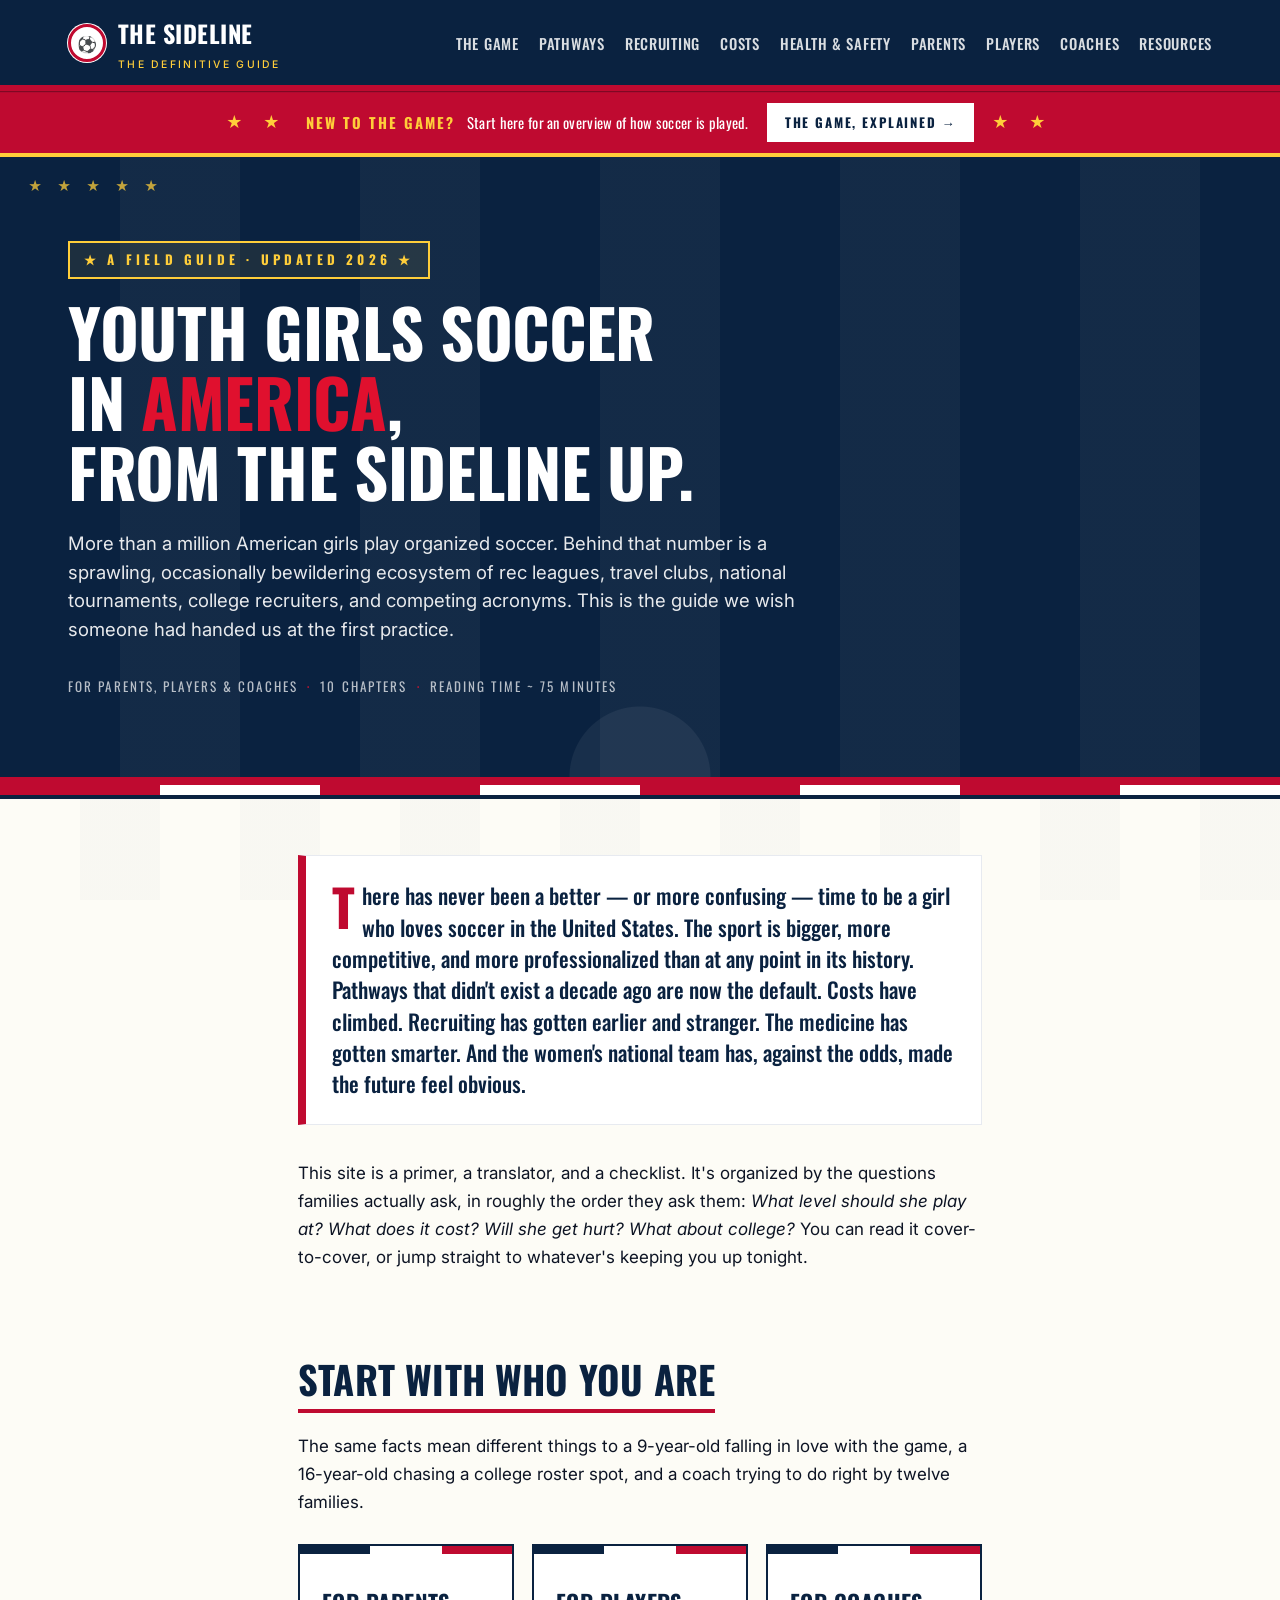
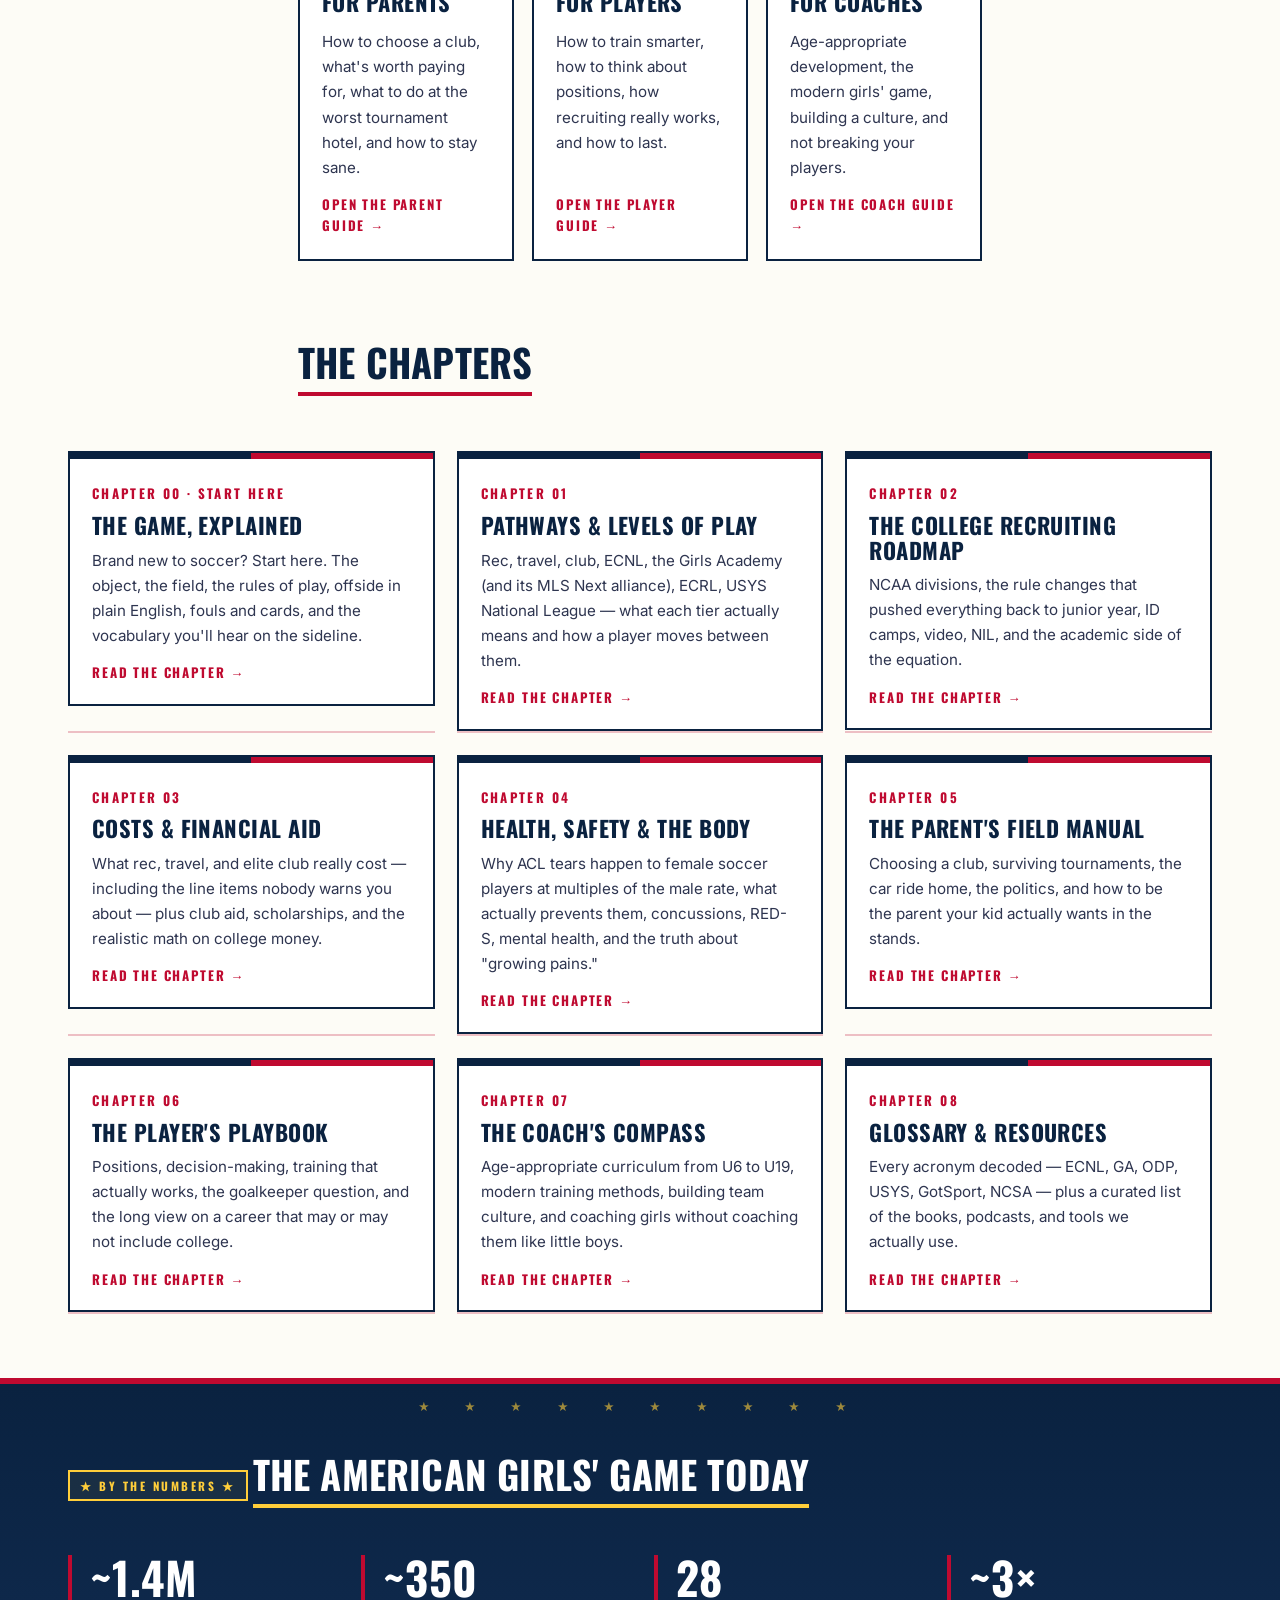
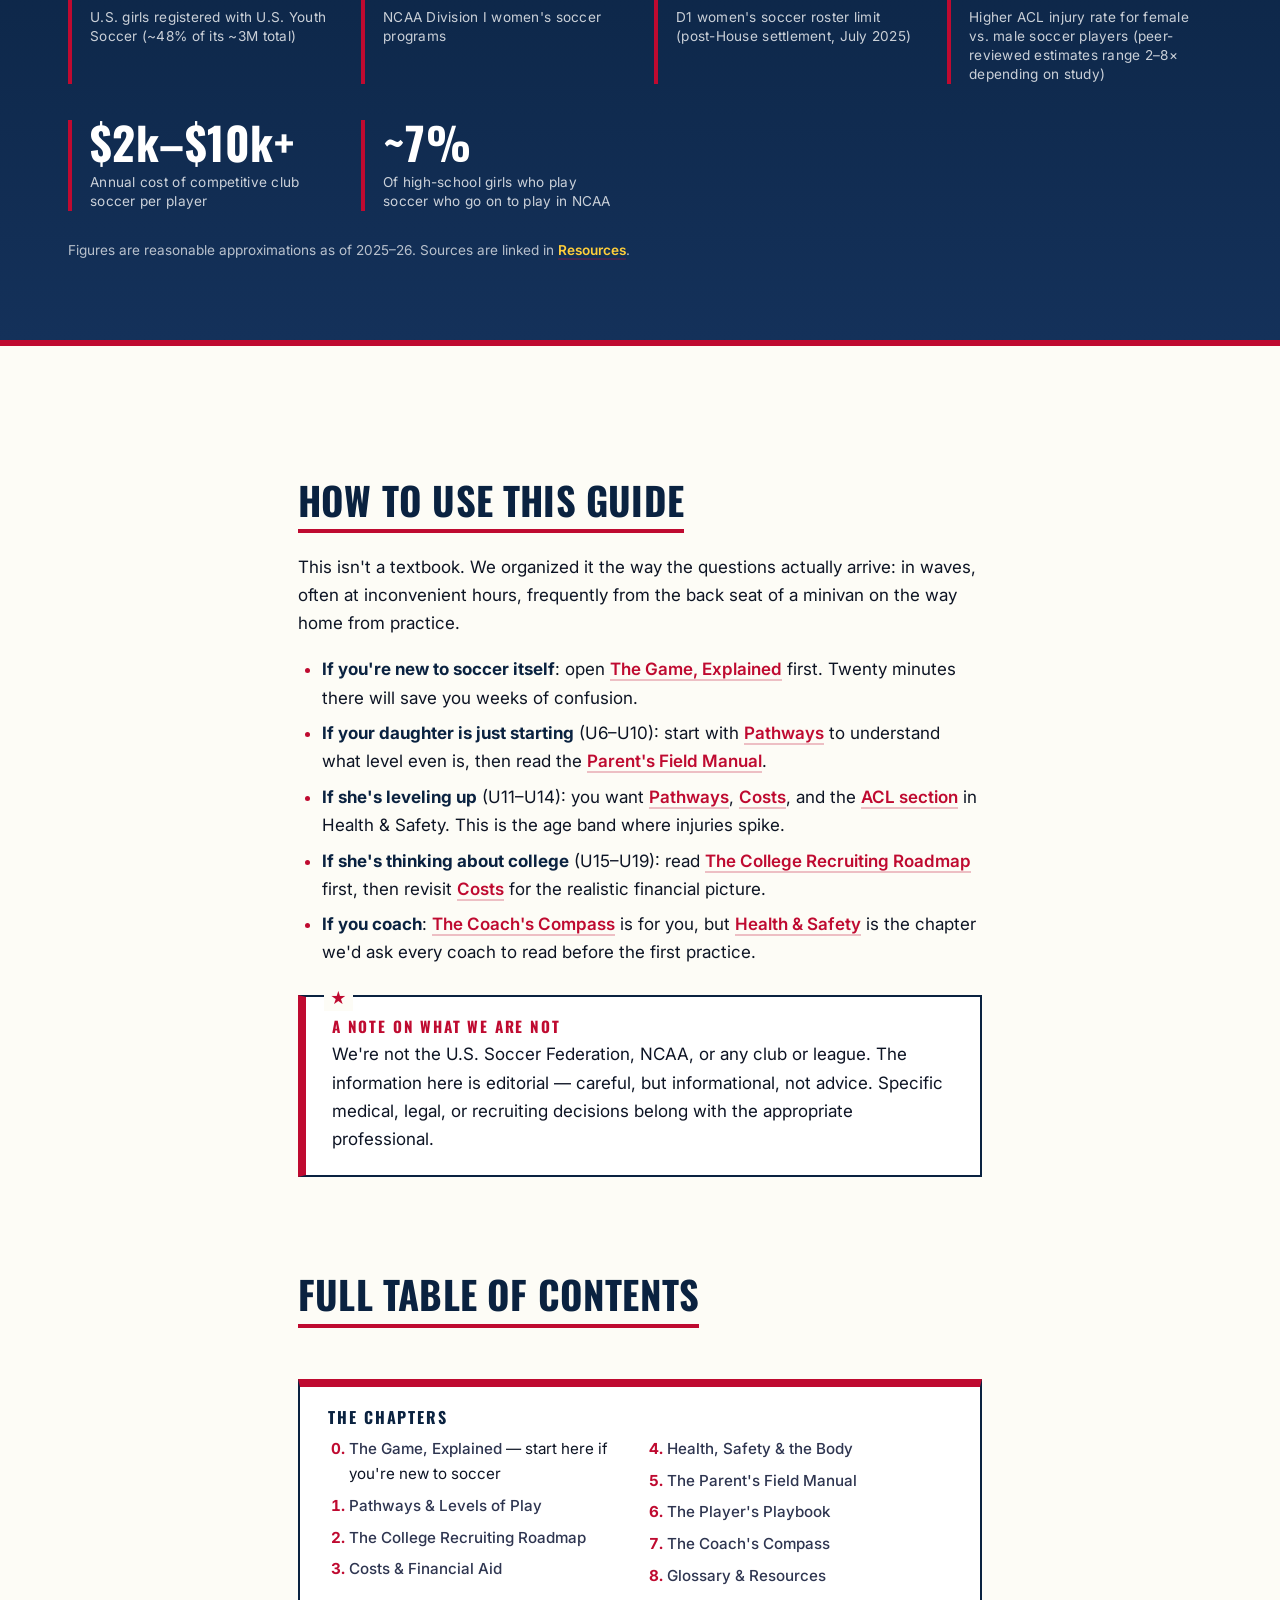
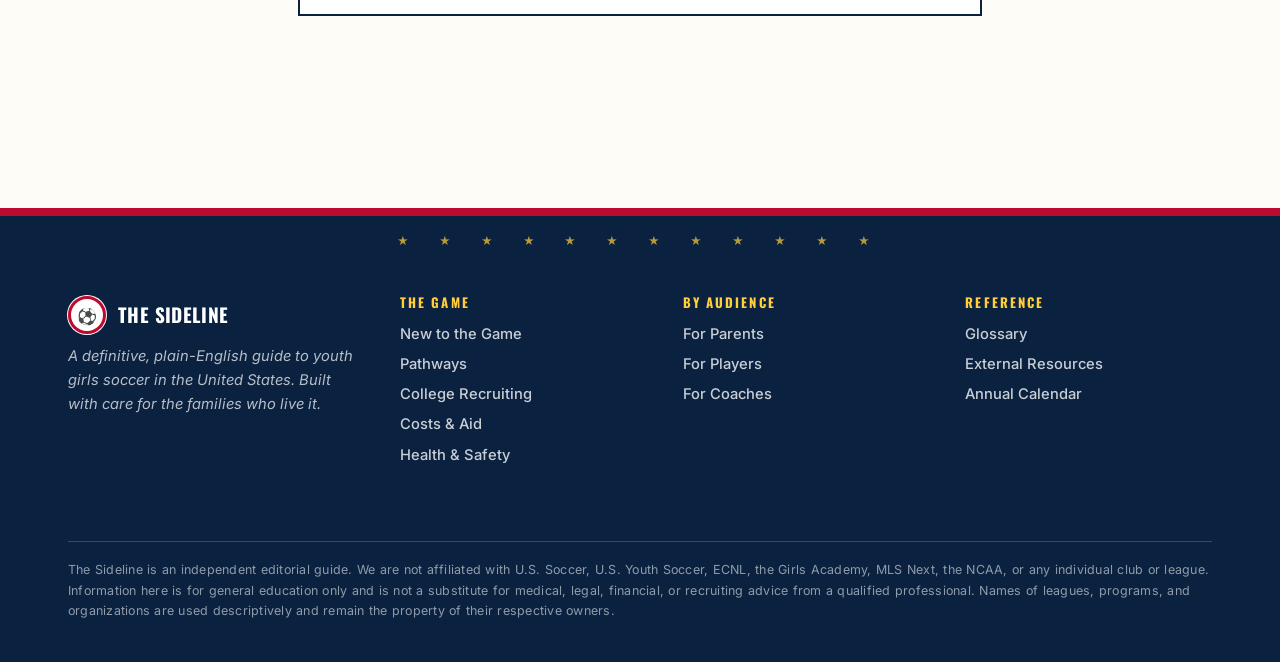
<file: index.html>
<!DOCTYPE html>
<html lang="en">
<head>
<meta charset="UTF-8">
<meta name="viewport" content="width=device-width, initial-scale=1">
<title>The Sideline · The Definitive Guide to Youth Girls Soccer in the US</title>
<meta name="description" content="A comprehensive editorial guide to youth girls soccer in the United States — for parents, players, and coaches. Pathways, recruiting, costs, safety.">
<link rel="preconnect" href="https://fonts.googleapis.com">
<link rel="preconnect" href="https://fonts.gstatic.com" crossorigin>
<link href="https://fonts.googleapis.com/css2?family=Oswald:wght@400;500;600;700;800&family=Inter:wght@400;500;600;700&display=swap" rel="stylesheet">
<link rel="stylesheet" href="styles.css">
</head>
<body>

<header class="masthead">
  <div class="wrap">
    <a href="index.html" class="brand">
      <span class="badge">⚽</span>
      <span>The Sideline<small>The Definitive Guide</small></span>
    </a>
    <nav class="primary">
      <a href="thegame.html">The Game</a>
      <a href="pathways.html">Pathways</a>
      <a href="recruiting.html">Recruiting</a>
      <a href="costs.html">Costs</a>
      <a href="safety.html">Health &amp; Safety</a>
      <a href="parents.html">Parents</a>
      <a href="players.html">Players</a>
      <a href="coaches.html">Coaches</a>
      <a href="resources.html">Resources</a>
    </nav>
  </div>
</header>


<aside class="newcomer-banner" aria-label="New to soccer? Start here.">
  <div class="wrap">
    <span class="star" aria-hidden="true">★ ★</span>
    <div class="msg"><strong>New to the game?</strong> Start here for an overview of how soccer is played.</div>
    <a href="thegame.html" class="cta">The Game, Explained →</a>
    <span class="star" aria-hidden="true">★ ★</span>
  </div>
</aside>

<section class="hero">
  <div class="wrap">
    <div class="kicker">★ A field guide · Updated 2026 ★</div>
    <h1>Youth Girls Soccer<br>in <span class="accent">America</span>,<br>from the Sideline up.</h1>
    <p class="deck">More than a million American girls play organized soccer. Behind that number is a sprawling, occasionally bewildering ecosystem of rec leagues, travel clubs, national tournaments, college recruiters, and competing acronyms. This is the guide we wish someone had handed us at the first practice.</p>
    <div class="byline">
      <span>For parents, players &amp; coaches</span>
      <span>10 chapters</span>
      <span>Reading time ~ 75 minutes</span>
    </div>
  </div>
</section>
<div class="flag-stripe" aria-hidden="true"></div>

<article>
  <div class="wrap read">
    <p class="lede">There has never been a better — or more confusing — time to be a girl who loves soccer in the United States. The sport is bigger, more competitive, and more professionalized than at any point in its history. Pathways that didn't exist a decade ago are now the default. Costs have climbed. Recruiting has gotten earlier and stranger. The medicine has gotten smarter. And the women's national team has, against the odds, made the future feel obvious.</p>

    <p>This site is a primer, a translator, and a checklist. It's organized by the questions families actually ask, in roughly the order they ask them: <em>What level should she play at? What does it cost? Will she get hurt? What about college?</em> You can read it cover-to-cover, or jump straight to whatever's keeping you up tonight.</p>

    <h2 id="audience">Start with who you are</h2>
    <p>The same facts mean different things to a 9-year-old falling in love with the game, a 16-year-old chasing a college roster spot, and a coach trying to do right by twelve families.</p>

    <div class="audience">
      <a class="pick" href="parents.html">
        <div class="role">For parents</div>
        <p>How to choose a club, what's worth paying for, what to do at the worst tournament hotel, and how to stay sane.</p>
        <span class="go">Open the parent guide →</span>
      </a>
      <a class="pick" href="players.html">
        <div class="role">For players</div>
        <p>How to train smarter, how to think about positions, how recruiting really works, and how to last.</p>
        <span class="go">Open the player guide →</span>
      </a>
      <a class="pick" href="coaches.html">
        <div class="role">For coaches</div>
        <p>Age-appropriate development, the modern girls' game, building a culture, and not breaking your players.</p>
        <span class="go">Open the coach guide →</span>
      </a>
    </div>

    <h2 id="chapters">The chapters</h2>
  </div>

  <div class="wrap">
    <div class="card-grid">

      <a href="thegame.html"><div class="card">
        <div class="num">Chapter 00 · Start here</div>
        <h3>The Game, Explained</h3>
        <p>Brand new to soccer? Start here. The object, the field, the rules of play, offside in plain English, fouls and cards, and the vocabulary you'll hear on the sideline.</p>
        <span class="more">Read the chapter →</span>
      </div></a>

      <a href="pathways.html"><div class="card">
        <div class="num">Chapter 01</div>
        <h3>Pathways &amp; Levels of Play</h3>
        <p>Rec, travel, club, ECNL, the Girls Academy (and its MLS Next alliance), ECRL, USYS National League — what each tier actually means and how a player moves between them.</p>
        <span class="more">Read the chapter →</span>
      </div></a>

      <a href="recruiting.html"><div class="card">
        <div class="num">Chapter 02</div>
        <h3>The College Recruiting Roadmap</h3>
        <p>NCAA divisions, the rule changes that pushed everything back to junior year, ID camps, video, NIL, and the academic side of the equation.</p>
        <span class="more">Read the chapter →</span>
      </div></a>

      <a href="costs.html"><div class="card">
        <div class="num">Chapter 03</div>
        <h3>Costs &amp; Financial Aid</h3>
        <p>What rec, travel, and elite club really cost — including the line items nobody warns you about — plus club aid, scholarships, and the realistic math on college money.</p>
        <span class="more">Read the chapter →</span>
      </div></a>

      <a href="safety.html"><div class="card">
        <div class="num">Chapter 04</div>
        <h3>Health, Safety &amp; the Body</h3>
        <p>Why ACL tears happen to female soccer players at multiples of the male rate, what actually prevents them, concussions, RED-S, mental health, and the truth about "growing pains."</p>
        <span class="more">Read the chapter →</span>
      </div></a>

      <a href="parents.html"><div class="card">
        <div class="num">Chapter 05</div>
        <h3>The Parent's Field Manual</h3>
        <p>Choosing a club, surviving tournaments, the car ride home, the politics, and how to be the parent your kid actually wants in the stands.</p>
        <span class="more">Read the chapter →</span>
      </div></a>

      <a href="players.html"><div class="card">
        <div class="num">Chapter 06</div>
        <h3>The Player's Playbook</h3>
        <p>Positions, decision-making, training that actually works, the goalkeeper question, and the long view on a career that may or may not include college.</p>
        <span class="more">Read the chapter →</span>
      </div></a>

      <a href="coaches.html"><div class="card">
        <div class="num">Chapter 07</div>
        <h3>The Coach's Compass</h3>
        <p>Age-appropriate curriculum from U6 to U19, modern training methods, building team culture, and coaching girls without coaching them like little boys.</p>
        <span class="more">Read the chapter →</span>
      </div></a>

      <a href="resources.html"><div class="card">
        <div class="num">Chapter 08</div>
        <h3>Glossary &amp; Resources</h3>
        <p>Every acronym decoded — ECNL, GA, ODP, USYS, GotSport, NCSA — plus a curated list of the books, podcasts, and tools we actually use.</p>
        <span class="more">Read the chapter →</span>
      </div></a>

    </div>
  </div>

  <div class="strip">
    <div class="wrap">
      <div class="kicker-inline">★ By the numbers ★</div>
      <h2 style="margin-top:14px">The American girls' game today</h2>
      <div class="stat-grid">
        <div class="stat">
          <div class="num">~1.4M</div>
          <div class="label">U.S. girls registered with U.S. Youth Soccer (~48% of its ~3M total)</div>
        </div>
        <div class="stat">
          <div class="num">~350</div>
          <div class="label">NCAA Division I women's soccer programs</div>
        </div>
        <div class="stat">
          <div class="num">28</div>
          <div class="label">D1 women's soccer roster limit (post-House settlement, July 2025)</div>
        </div>
        <div class="stat">
          <div class="num">~3×</div>
          <div class="label">Higher ACL injury rate for female vs. male soccer players (peer-reviewed estimates range 2–8× depending on study)</div>
        </div>
        <div class="stat">
          <div class="num">$2k–$10k+</div>
          <div class="label">Annual cost of competitive club soccer per player</div>
        </div>
        <div class="stat">
          <div class="num">~7%</div>
          <div class="label">Of high-school girls who play soccer who go on to play in NCAA</div>
        </div>
      </div>
      <p style="margin-top:28px;font-size:0.85rem;color:rgba(255,255,255,0.7);">Figures are reasonable approximations as of 2025–26. Sources are linked in <a href="resources.html" style="color:#ffce3a;">Resources</a>.</p>
    </div>
  </div>

  <div class="wrap read">
    <h2 id="how">How to use this guide</h2>
    <p>This isn't a textbook. We organized it the way the questions actually arrive: in waves, often at inconvenient hours, frequently from the back seat of a minivan on the way home from practice.</p>

    <ul>
      <li><strong>If you're new to soccer itself</strong>: open <a href="thegame.html">The Game, Explained</a> first. Twenty minutes there will save you weeks of confusion.</li>
      <li><strong>If your daughter is just starting</strong> (U6–U10): start with <a href="pathways.html">Pathways</a> to understand what level even is, then read the <a href="parents.html">Parent's Field Manual</a>.</li>
      <li><strong>If she's leveling up</strong> (U11–U14): you want <a href="pathways.html">Pathways</a>, <a href="costs.html">Costs</a>, and the <a href="safety.html">ACL section</a> in Health &amp; Safety. This is the age band where injuries spike.</li>
      <li><strong>If she's thinking about college</strong> (U15–U19): read <a href="recruiting.html">The College Recruiting Roadmap</a> first, then revisit <a href="costs.html">Costs</a> for the realistic financial picture.</li>
      <li><strong>If you coach</strong>: <a href="coaches.html">The Coach's Compass</a> is for you, but <a href="safety.html">Health &amp; Safety</a> is the chapter we'd ask every coach to read before the first practice.</li>
    </ul>

    <div class="pull">
      <h4>A note on what we are not</h4>
      <p>We're not the U.S. Soccer Federation, NCAA, or any club or league. The information here is editorial — careful, but informational, not advice. Specific medical, legal, or recruiting decisions belong with the appropriate professional.</p>
    </div>

    <h2 id="contents">Full table of contents</h2>
    <div class="toc">
      <h4>The chapters</h4>
      <ol start="0">
        <li><a href="thegame.html">The Game, Explained</a> — start here if you're new to soccer</li>
        <li><a href="pathways.html">Pathways &amp; Levels of Play</a></li>
        <li><a href="recruiting.html">The College Recruiting Roadmap</a></li>
        <li><a href="costs.html">Costs &amp; Financial Aid</a></li>
        <li><a href="safety.html">Health, Safety &amp; the Body</a></li>
        <li><a href="parents.html">The Parent's Field Manual</a></li>
        <li><a href="players.html">The Player's Playbook</a></li>
        <li><a href="coaches.html">The Coach's Compass</a></li>
        <li><a href="resources.html">Glossary &amp; Resources</a></li>
      </ol>
    </div>

  </div>
</article>

<footer class="foot">
  <div class="wrap">
    <div>
      <div class="brand" style="font-size:1.2rem;margin-bottom:10px">
        <span class="badge">⚽</span>
        <span>The Sideline</span>
      </div>
      <p class="colophon">A definitive, plain-English guide to youth girls soccer in the United States. Built with care for the families who live it.</p>
    </div>
    <div>
      <h5>The Game</h5>
      <ul>
        <li><a href="thegame.html">New to the Game</a></li>
        <li><a href="pathways.html">Pathways</a></li>
        <li><a href="recruiting.html">College Recruiting</a></li>
        <li><a href="costs.html">Costs &amp; Aid</a></li>
        <li><a href="safety.html">Health &amp; Safety</a></li>
      </ul>
    </div>
    <div>
      <h5>By Audience</h5>
      <ul>
        <li><a href="parents.html">For Parents</a></li>
        <li><a href="players.html">For Players</a></li>
        <li><a href="coaches.html">For Coaches</a></li>
      </ul>
    </div>
    <div>
      <h5>Reference</h5>
      <ul>
        <li><a href="resources.html#glossary">Glossary</a></li>
        <li><a href="resources.html#external">External Resources</a></li>
        <li><a href="resources.html#calendar">Annual Calendar</a></li>
      </ul>
    </div>
    <div class="disclaimer" style="grid-column:1/-1">
      The Sideline is an independent editorial guide. We are not affiliated with U.S. Soccer, U.S. Youth Soccer, ECNL, the Girls Academy, MLS Next, the NCAA, or any individual club or league. Information here is for general education only and is not a substitute for medical, legal, financial, or recruiting advice from a qualified professional. Names of leagues, programs, and organizations are used descriptively and remain the property of their respective owners.
    </div>
  </div>
</footer>

</body>
</html>
</file>
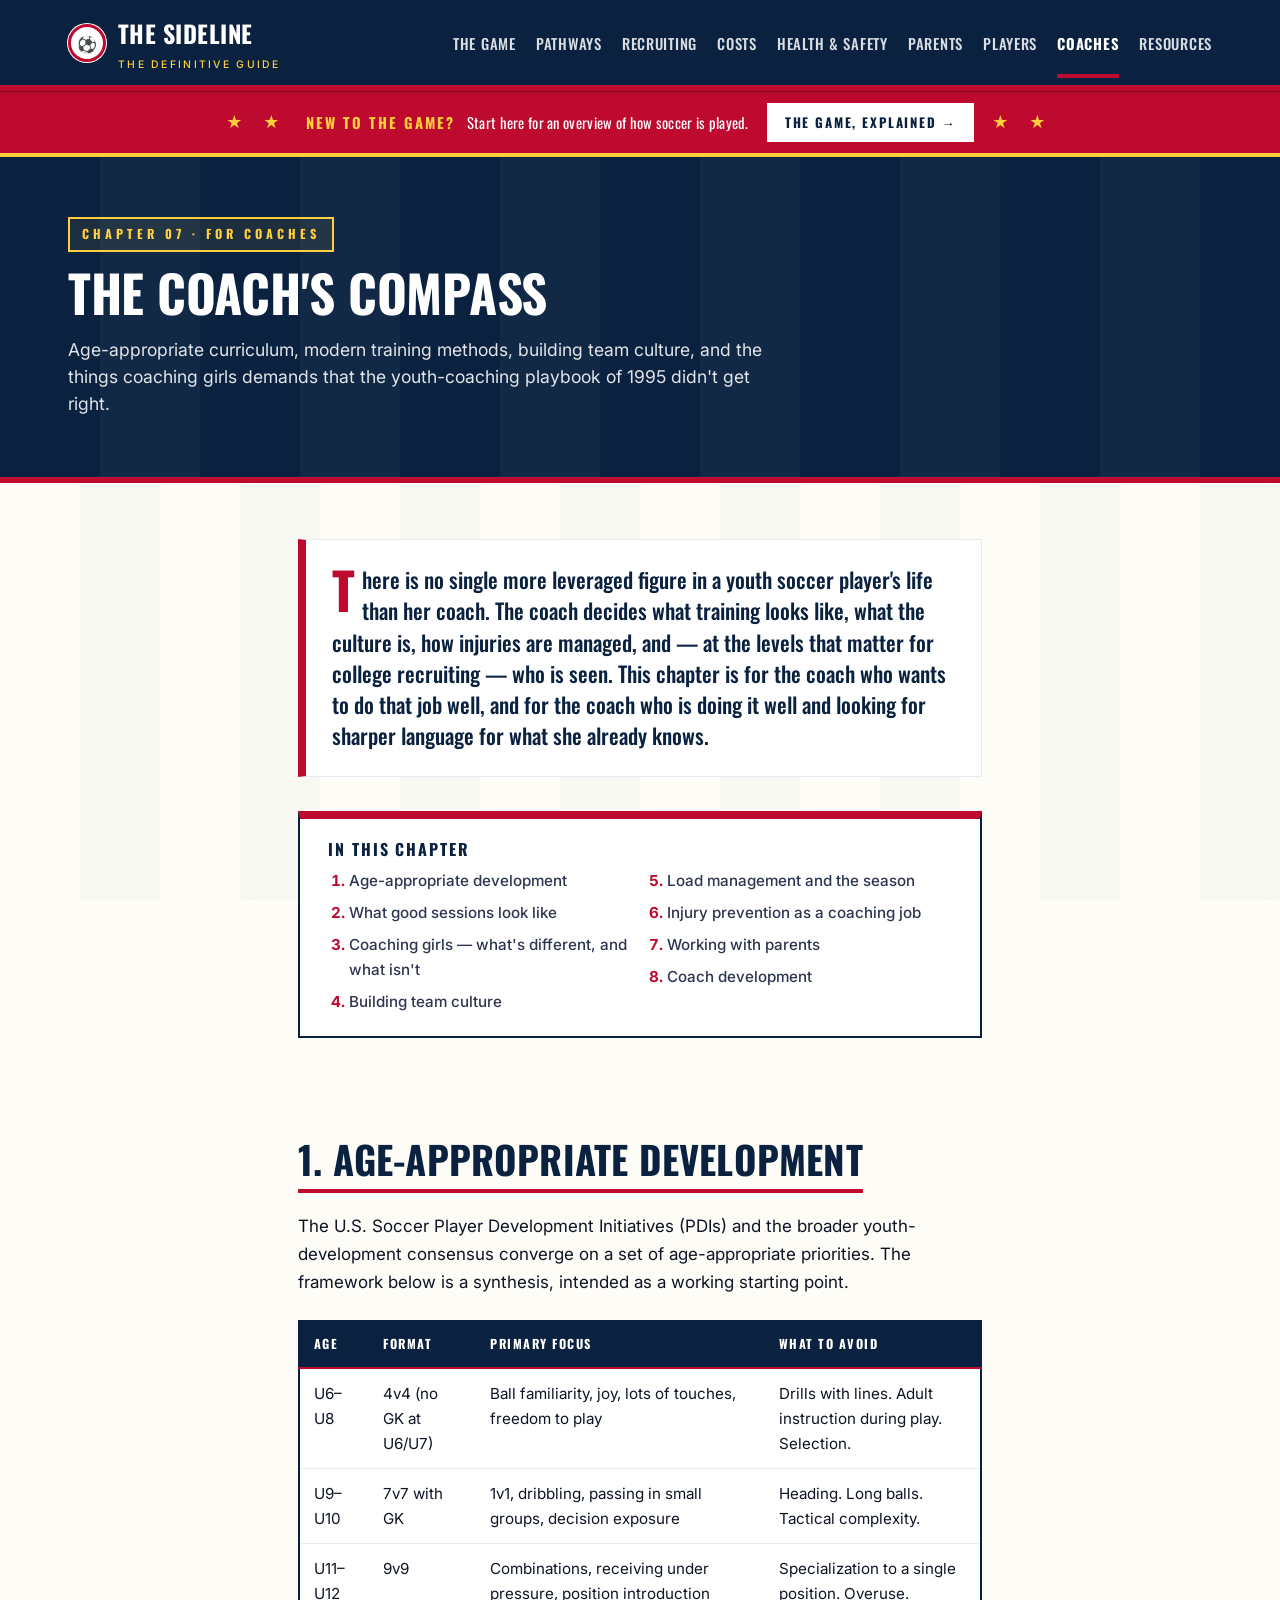
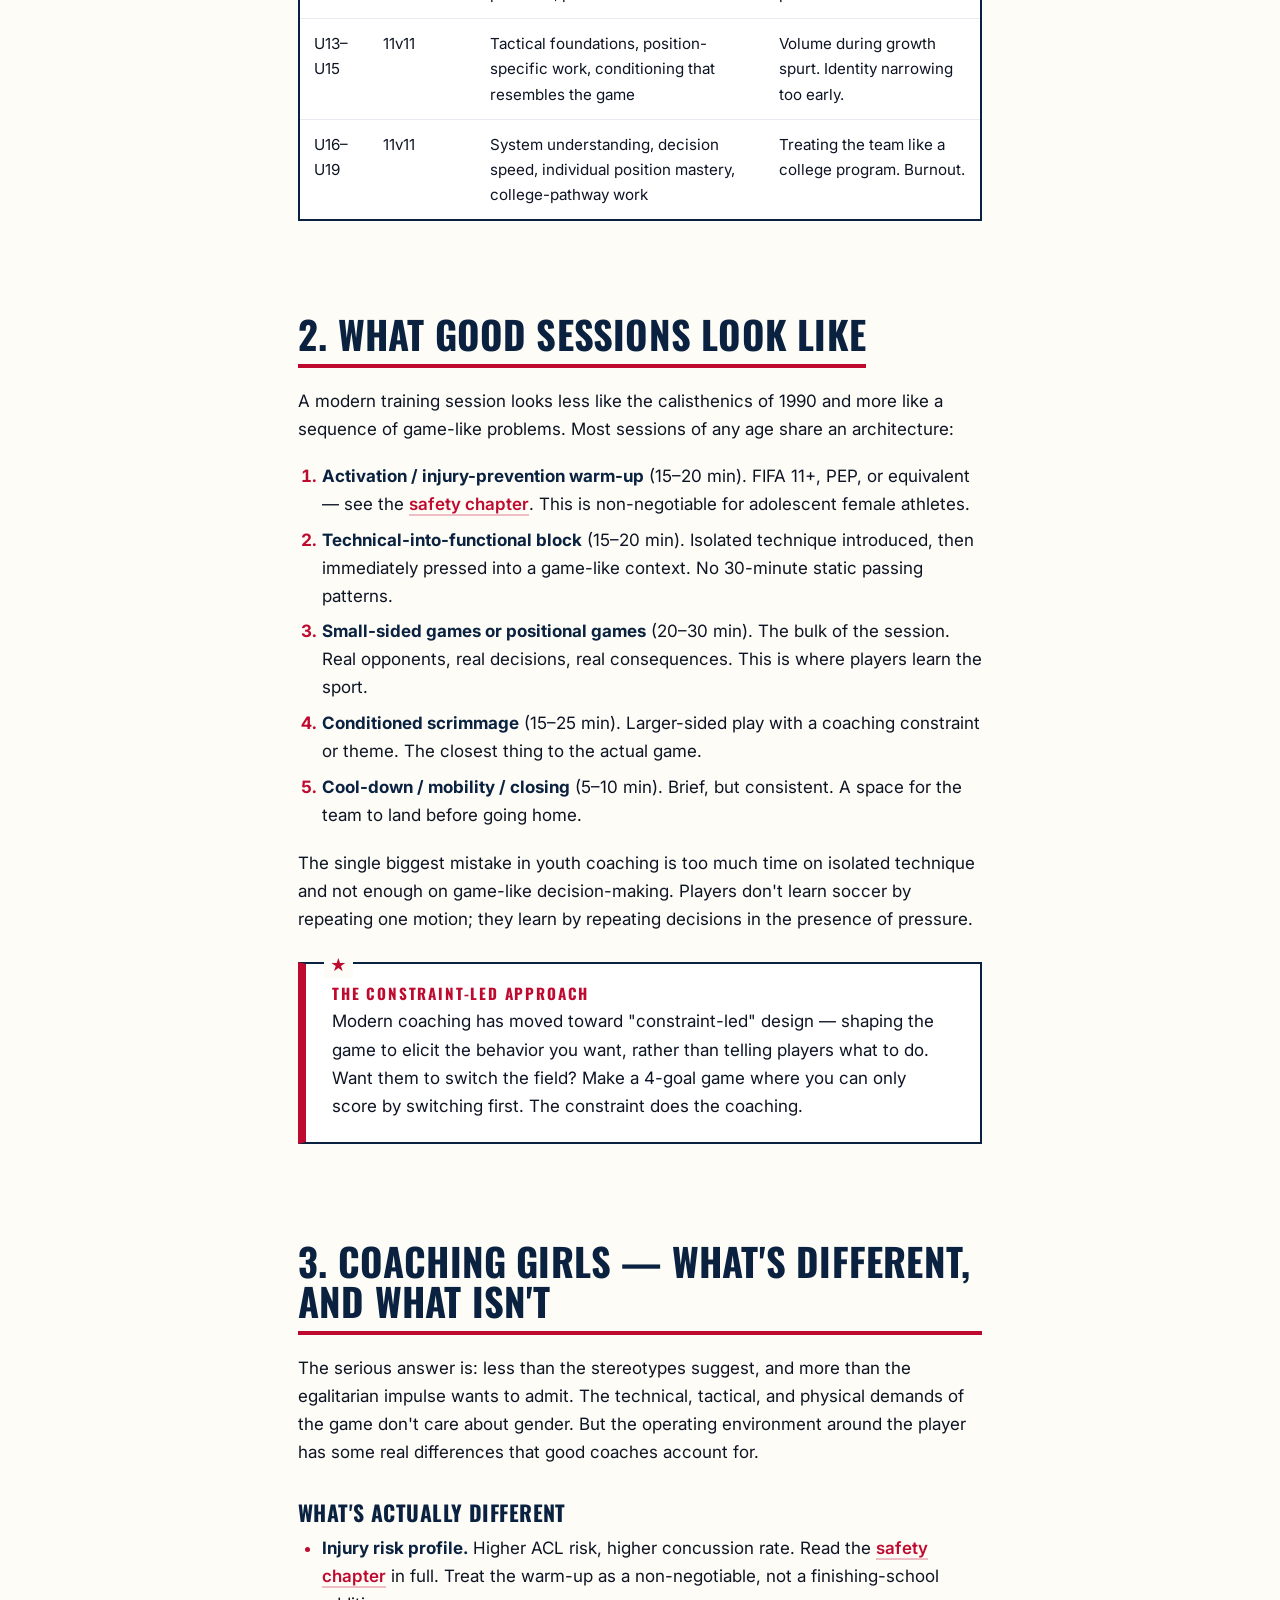
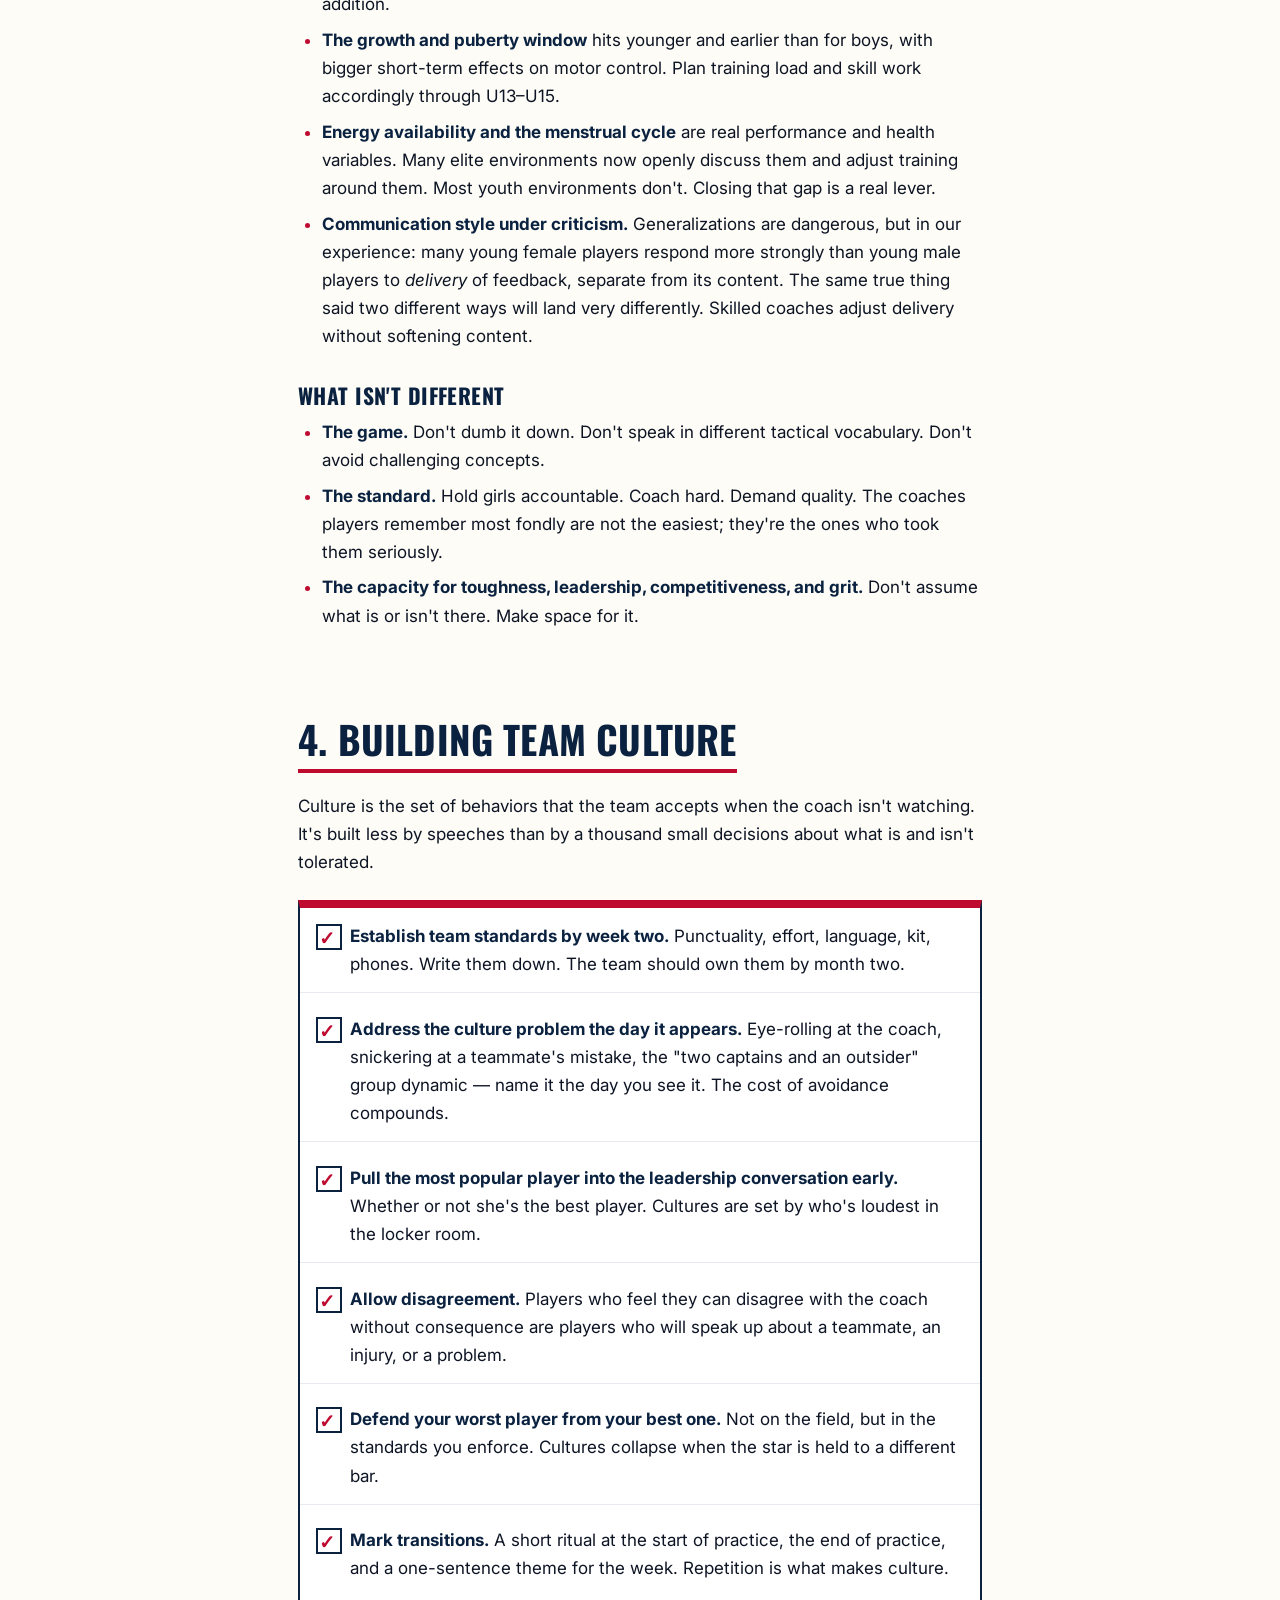
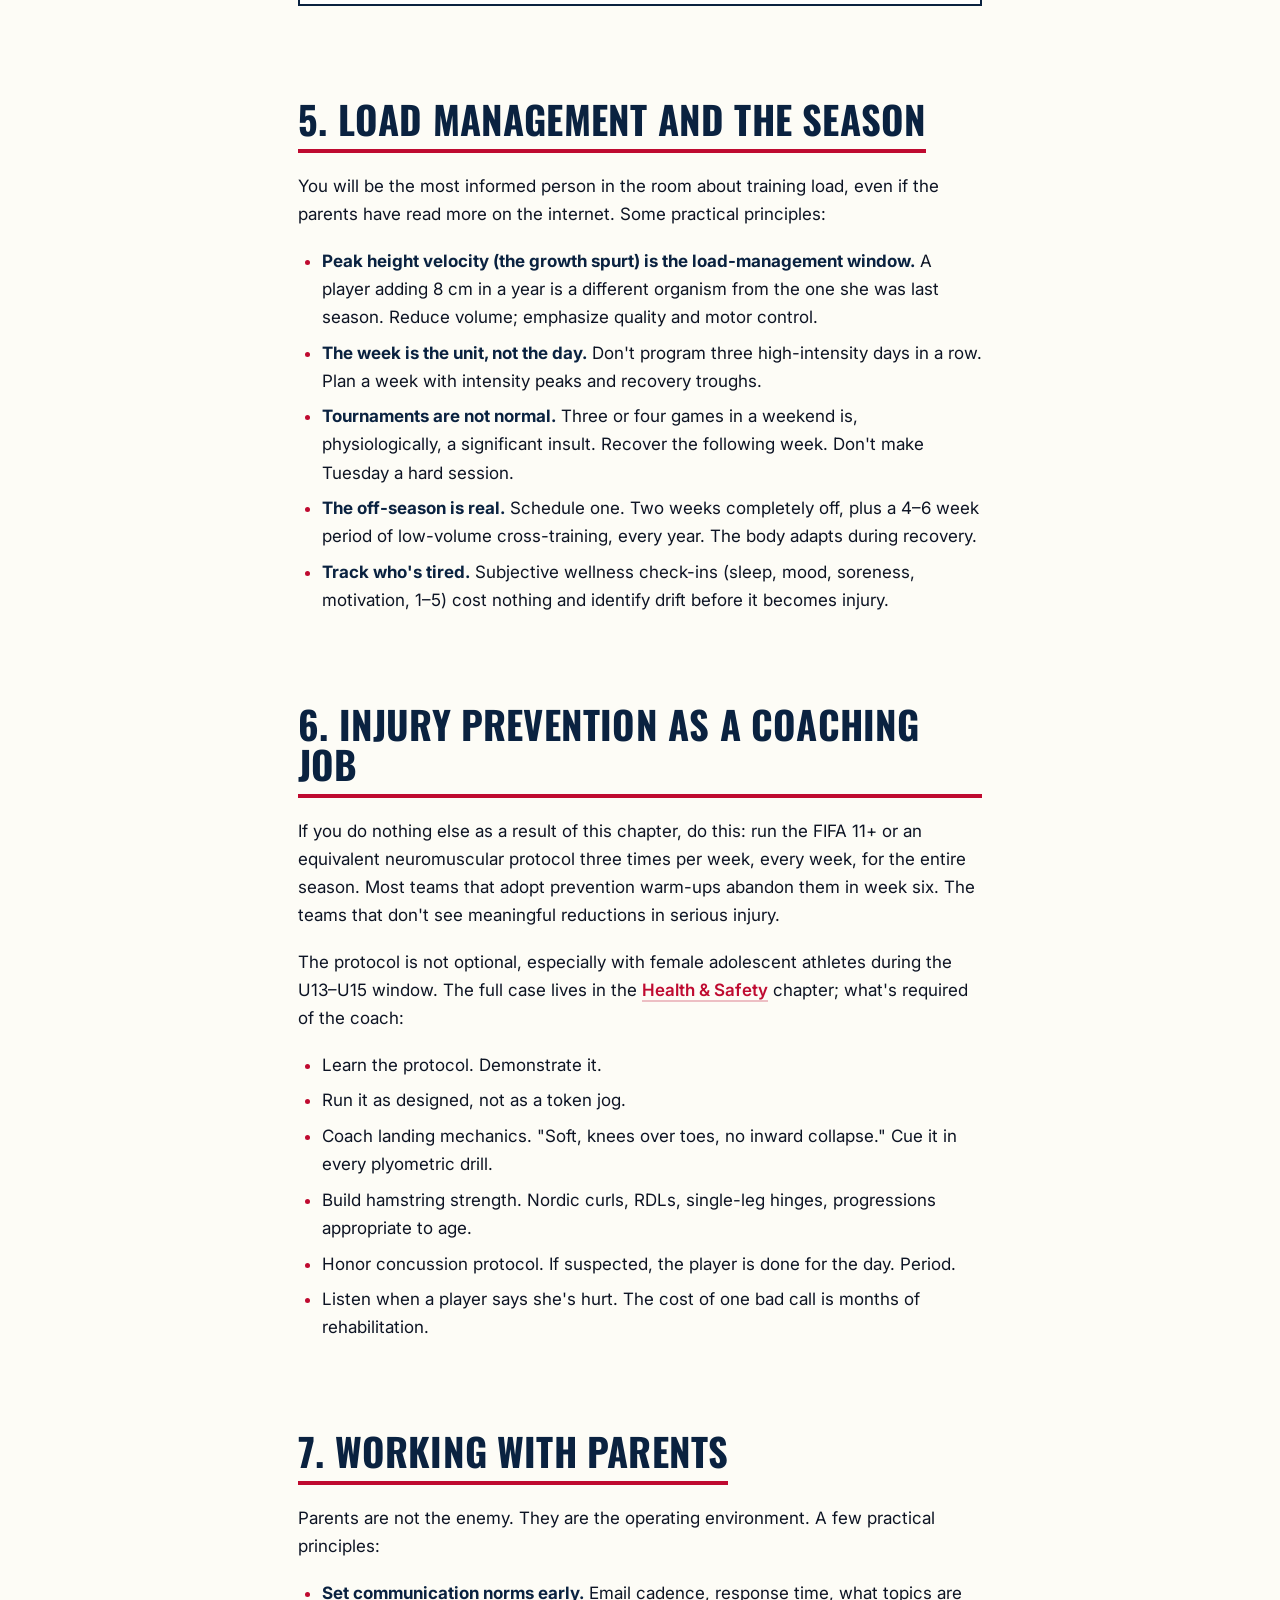
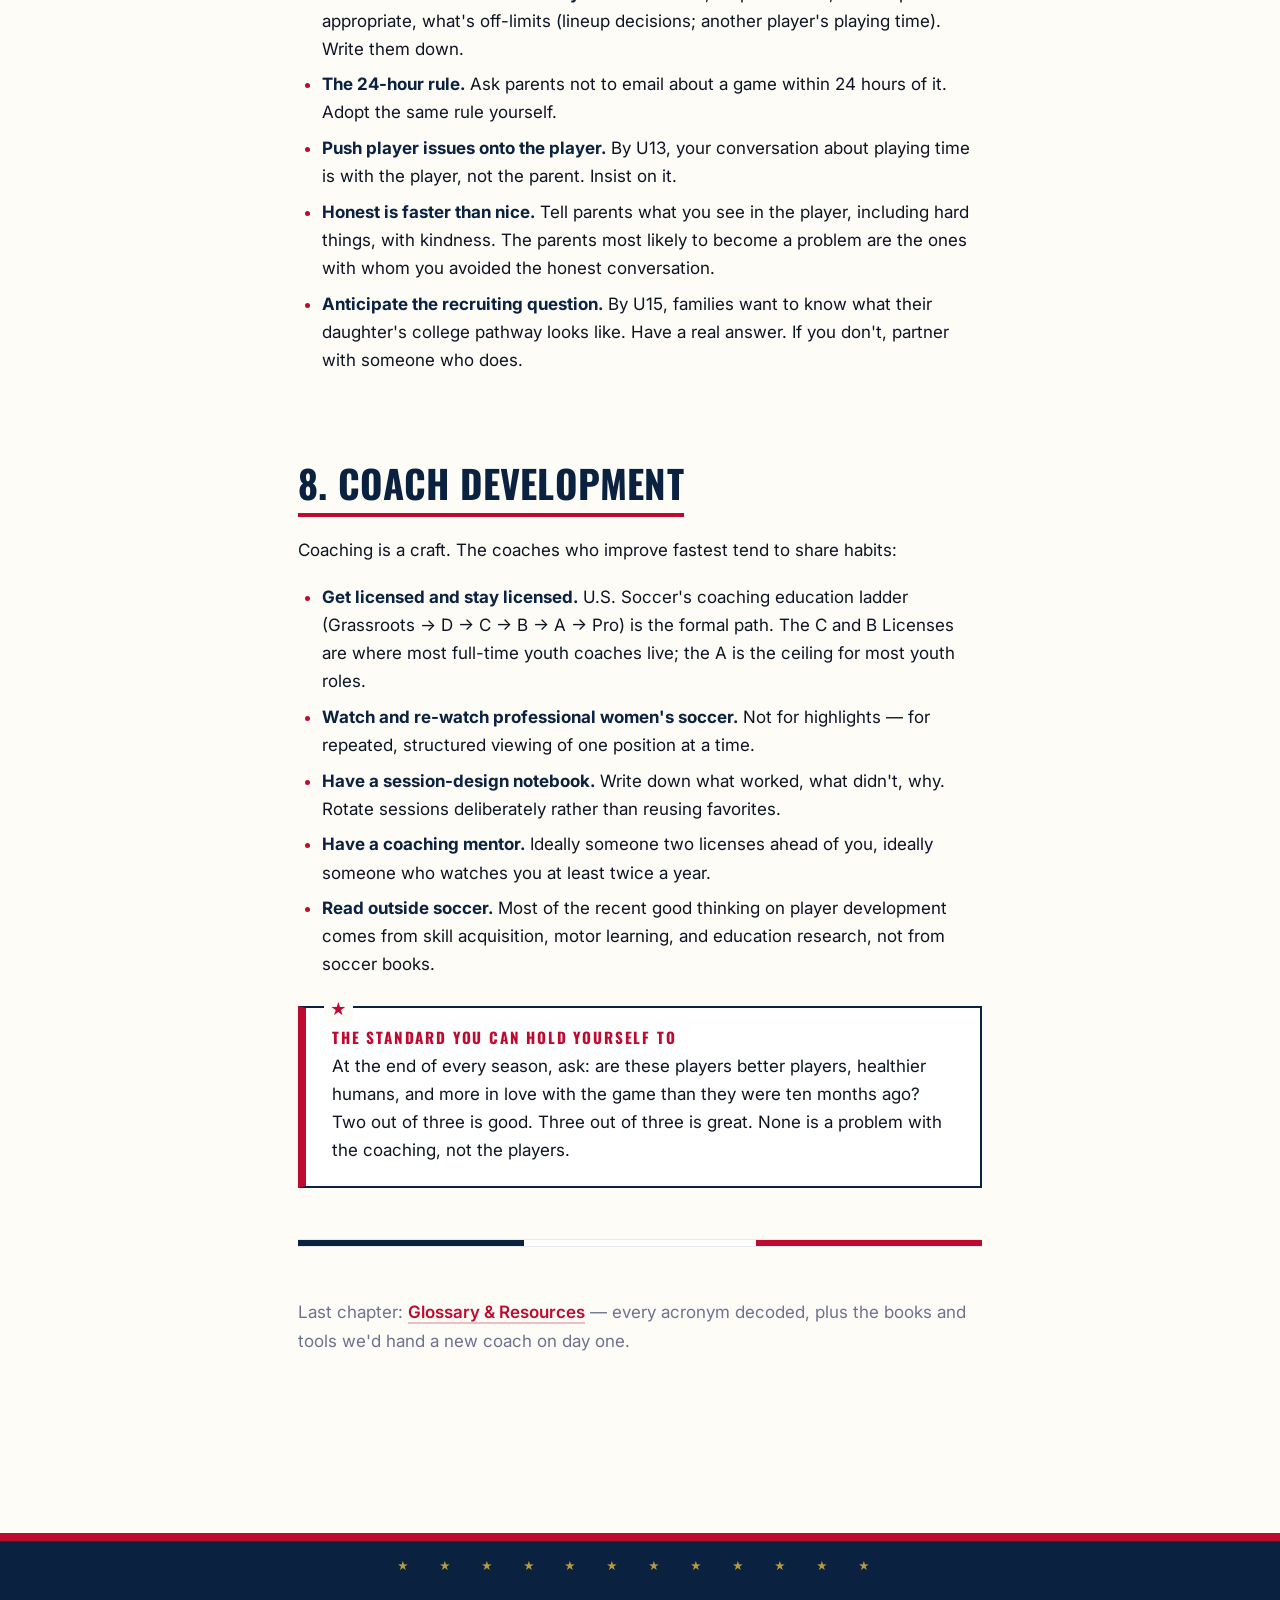
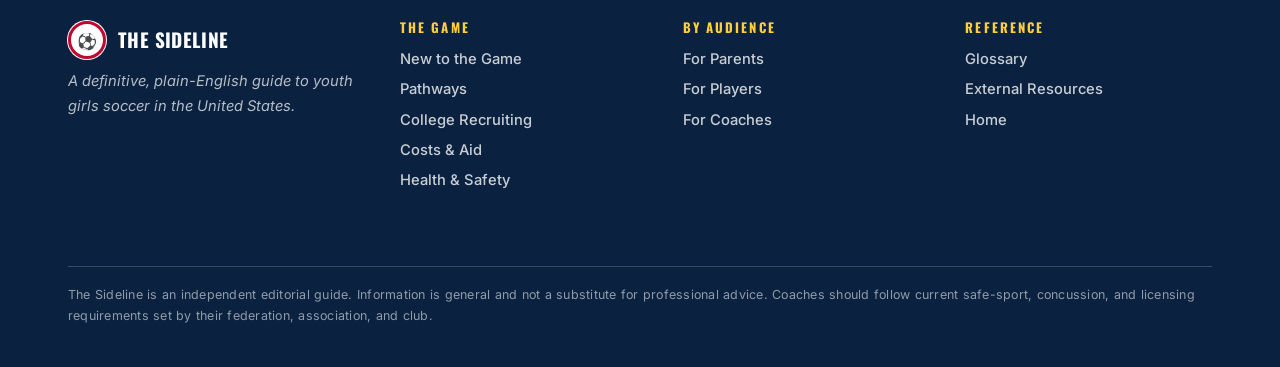
<file: coaches.html>
<!DOCTYPE html>
<html lang="en">
<head>
<meta charset="UTF-8">
<meta name="viewport" content="width=device-width, initial-scale=1">
<title>The Coach's Compass · The Sideline</title>
<meta name="description" content="A serious, opinionated guide for coaches of youth girls soccer — age-appropriate development, modern training, building culture, and coaching girls without coaching them like little boys.">
<link rel="preconnect" href="https://fonts.googleapis.com">
<link rel="preconnect" href="https://fonts.gstatic.com" crossorigin>
<link href="https://fonts.googleapis.com/css2?family=Oswald:wght@400;500;600;700;800&family=Inter:wght@400;500;600;700&display=swap" rel="stylesheet">
<link rel="stylesheet" href="styles.css">
</head>
<body>

<header class="masthead">
  <div class="wrap">
    <a href="index.html" class="brand">
      <span class="badge">⚽</span>
      <span>The Sideline<small>The Definitive Guide</small></span>
    </a>
    <nav class="primary">
      <a href="thegame.html">The Game</a>
      <a href="pathways.html">Pathways</a>
      <a href="recruiting.html">Recruiting</a>
      <a href="costs.html">Costs</a>
      <a href="safety.html">Health &amp; Safety</a>
      <a href="parents.html">Parents</a>
      <a href="players.html">Players</a>
      <a href="coaches.html" class="active">Coaches</a>
      <a href="resources.html">Resources</a>
    </nav>
  </div>
</header>


<aside class="newcomer-banner" aria-label="New to soccer? Start here.">
  <div class="wrap">
    <span class="star" aria-hidden="true">★ ★</span>
    <div class="msg"><strong>New to the game?</strong> Start here for an overview of how soccer is played.</div>
    <a href="thegame.html" class="cta">The Game, Explained →</a>
    <span class="star" aria-hidden="true">★ ★</span>
  </div>
</aside>

<section class="section-head">
  <div class="wrap">
    <div class="kicker">Chapter 07 · For coaches</div>
    <h1>The Coach's Compass</h1>
    <p class="deck">Age-appropriate curriculum, modern training methods, building team culture, and the things coaching girls demands that the youth-coaching playbook of 1995 didn't get right.</p>
  </div>
</section>

<article>
  <div class="wrap read">

    <p class="lede">There is no single more leveraged figure in a youth soccer player's life than her coach. The coach decides what training looks like, what the culture is, how injuries are managed, and — at the levels that matter for college recruiting — who is seen. This chapter is for the coach who wants to do that job well, and for the coach who is doing it well and looking for sharper language for what she already knows.</p>

    <div class="toc">
      <h4>In this chapter</h4>
      <ol>
        <li><a href="#age">Age-appropriate development</a></li>
        <li><a href="#sessions">What good sessions look like</a></li>
        <li><a href="#girls">Coaching girls — what's different, and what isn't</a></li>
        <li><a href="#culture">Building team culture</a></li>
        <li><a href="#load">Load management and the season</a></li>
        <li><a href="#injury">Injury prevention as a coaching job</a></li>
        <li><a href="#parents">Working with parents</a></li>
        <li><a href="#growth">Coach development</a></li>
      </ol>
    </div>

    <h2 id="age">1. Age-appropriate development</h2>
    <p>The U.S. Soccer Player Development Initiatives (PDIs) and the broader youth-development consensus converge on a set of age-appropriate priorities. The framework below is a synthesis, intended as a working starting point.</p>

    <table class="tbl">
      <thead><tr><th>Age</th><th>Format</th><th>Primary focus</th><th>What to avoid</th></tr></thead>
      <tbody>
        <tr><td>U6–U8</td><td>4v4 (no GK at U6/U7)</td><td>Ball familiarity, joy, lots of touches, freedom to play</td><td>Drills with lines. Adult instruction during play. Selection.</td></tr>
        <tr><td>U9–U10</td><td>7v7 with GK</td><td>1v1, dribbling, passing in small groups, decision exposure</td><td>Heading. Long balls. Tactical complexity.</td></tr>
        <tr><td>U11–U12</td><td>9v9</td><td>Combinations, receiving under pressure, position introduction</td><td>Specialization to a single position. Overuse.</td></tr>
        <tr><td>U13–U15</td><td>11v11</td><td>Tactical foundations, position-specific work, conditioning that resembles the game</td><td>Volume during growth spurt. Identity narrowing too early.</td></tr>
        <tr><td>U16–U19</td><td>11v11</td><td>System understanding, decision speed, individual position mastery, college-pathway work</td><td>Treating the team like a college program. Burnout.</td></tr>
      </tbody>
    </table>

    <h2 id="sessions">2. What good sessions look like</h2>
    <p>A modern training session looks less like the calisthenics of 1990 and more like a sequence of game-like problems. Most sessions of any age share an architecture:</p>

    <ol>
      <li><strong>Activation / injury-prevention warm-up</strong> (15–20 min). FIFA 11+, PEP, or equivalent — see the <a href="safety.html">safety chapter</a>. This is non-negotiable for adolescent female athletes.</li>
      <li><strong>Technical-into-functional block</strong> (15–20 min). Isolated technique introduced, then immediately pressed into a game-like context. No 30-minute static passing patterns.</li>
      <li><strong>Small-sided games or positional games</strong> (20–30 min). The bulk of the session. Real opponents, real decisions, real consequences. This is where players learn the sport.</li>
      <li><strong>Conditioned scrimmage</strong> (15–25 min). Larger-sided play with a coaching constraint or theme. The closest thing to the actual game.</li>
      <li><strong>Cool-down / mobility / closing</strong> (5–10 min). Brief, but consistent. A space for the team to land before going home.</li>
    </ol>

    <p>The single biggest mistake in youth coaching is too much time on isolated technique and not enough on game-like decision-making. Players don't learn soccer by repeating one motion; they learn by repeating decisions in the presence of pressure.</p>

    <div class="pull">
      <h4>The constraint-led approach</h4>
      <p>Modern coaching has moved toward "constraint-led" design — shaping the game to elicit the behavior you want, rather than telling players what to do. Want them to switch the field? Make a 4-goal game where you can only score by switching first. The constraint does the coaching.</p>
    </div>

    <h2 id="girls">3. Coaching girls — what's different, and what isn't</h2>
    <p>The serious answer is: less than the stereotypes suggest, and more than the egalitarian impulse wants to admit. The technical, tactical, and physical demands of the game don't care about gender. But the operating environment around the player has some real differences that good coaches account for.</p>

    <h3>What's actually different</h3>
    <ul>
      <li><strong>Injury risk profile.</strong> Higher ACL risk, higher concussion rate. Read the <a href="safety.html">safety chapter</a> in full. Treat the warm-up as a non-negotiable, not a finishing-school addition.</li>
      <li><strong>The growth and puberty window</strong> hits younger and earlier than for boys, with bigger short-term effects on motor control. Plan training load and skill work accordingly through U13–U15.</li>
      <li><strong>Energy availability and the menstrual cycle</strong> are real performance and health variables. Many elite environments now openly discuss them and adjust training around them. Most youth environments don't. Closing that gap is a real lever.</li>
      <li><strong>Communication style under criticism.</strong> Generalizations are dangerous, but in our experience: many young female players respond more strongly than young male players to <em>delivery</em> of feedback, separate from its content. The same true thing said two different ways will land very differently. Skilled coaches adjust delivery without softening content.</li>
    </ul>

    <h3>What isn't different</h3>
    <ul>
      <li><strong>The game.</strong> Don't dumb it down. Don't speak in different tactical vocabulary. Don't avoid challenging concepts.</li>
      <li><strong>The standard.</strong> Hold girls accountable. Coach hard. Demand quality. The coaches players remember most fondly are not the easiest; they're the ones who took them seriously.</li>
      <li><strong>The capacity for toughness, leadership, competitiveness, and grit.</strong> Don't assume what is or isn't there. Make space for it.</li>
    </ul>

    <h2 id="culture">4. Building team culture</h2>
    <p>Culture is the set of behaviors that the team accepts when the coach isn't watching. It's built less by speeches than by a thousand small decisions about what is and isn't tolerated.</p>

    <ul class="checklist">
      <li><strong>Establish team standards by week two.</strong> Punctuality, effort, language, kit, phones. Write them down. The team should own them by month two.</li>
      <li><strong>Address the culture problem the day it appears.</strong> Eye-rolling at the coach, snickering at a teammate's mistake, the "two captains and an outsider" group dynamic — name it the day you see it. The cost of avoidance compounds.</li>
      <li><strong>Pull the most popular player into the leadership conversation early.</strong> Whether or not she's the best player. Cultures are set by who's loudest in the locker room.</li>
      <li><strong>Allow disagreement.</strong> Players who feel they can disagree with the coach without consequence are players who will speak up about a teammate, an injury, or a problem.</li>
      <li><strong>Defend your worst player from your best one.</strong> Not on the field, but in the standards you enforce. Cultures collapse when the star is held to a different bar.</li>
      <li><strong>Mark transitions.</strong> A short ritual at the start of practice, the end of practice, and a one-sentence theme for the week. Repetition is what makes culture.</li>
    </ul>

    <h2 id="load">5. Load management and the season</h2>
    <p>You will be the most informed person in the room about training load, even if the parents have read more on the internet. Some practical principles:</p>

    <ul>
      <li><strong>Peak height velocity (the growth spurt) is the load-management window.</strong> A player adding 8 cm in a year is a different organism from the one she was last season. Reduce volume; emphasize quality and motor control.</li>
      <li><strong>The week is the unit, not the day.</strong> Don't program three high-intensity days in a row. Plan a week with intensity peaks and recovery troughs.</li>
      <li><strong>Tournaments are not normal.</strong> Three or four games in a weekend is, physiologically, a significant insult. Recover the following week. Don't make Tuesday a hard session.</li>
      <li><strong>The off-season is real.</strong> Schedule one. Two weeks completely off, plus a 4–6 week period of low-volume cross-training, every year. The body adapts during recovery.</li>
      <li><strong>Track who's tired.</strong> Subjective wellness check-ins (sleep, mood, soreness, motivation, 1–5) cost nothing and identify drift before it becomes injury.</li>
    </ul>

    <h2 id="injury">6. Injury prevention as a coaching job</h2>
    <p>If you do nothing else as a result of this chapter, do this: run the FIFA 11+ or an equivalent neuromuscular protocol three times per week, every week, for the entire season. Most teams that adopt prevention warm-ups abandon them in week six. The teams that don't see meaningful reductions in serious injury.</p>

    <p>The protocol is not optional, especially with female adolescent athletes during the U13–U15 window. The full case lives in the <a href="safety.html">Health &amp; Safety</a> chapter; what's required of the coach:</p>

    <ul>
      <li>Learn the protocol. Demonstrate it.</li>
      <li>Run it as designed, not as a token jog.</li>
      <li>Coach landing mechanics. "Soft, knees over toes, no inward collapse." Cue it in every plyometric drill.</li>
      <li>Build hamstring strength. Nordic curls, RDLs, single-leg hinges, progressions appropriate to age.</li>
      <li>Honor concussion protocol. If suspected, the player is done for the day. Period.</li>
      <li>Listen when a player says she's hurt. The cost of one bad call is months of rehabilitation.</li>
    </ul>

    <h2 id="parents">7. Working with parents</h2>
    <p>Parents are not the enemy. They are the operating environment. A few practical principles:</p>

    <ul>
      <li><strong>Set communication norms early.</strong> Email cadence, response time, what topics are appropriate, what's off-limits (lineup decisions; another player's playing time). Write them down.</li>
      <li><strong>The 24-hour rule.</strong> Ask parents not to email about a game within 24 hours of it. Adopt the same rule yourself.</li>
      <li><strong>Push player issues onto the player.</strong> By U13, your conversation about playing time is with the player, not the parent. Insist on it.</li>
      <li><strong>Honest is faster than nice.</strong> Tell parents what you see in the player, including hard things, with kindness. The parents most likely to become a problem are the ones with whom you avoided the honest conversation.</li>
      <li><strong>Anticipate the recruiting question.</strong> By U15, families want to know what their daughter's college pathway looks like. Have a real answer. If you don't, partner with someone who does.</li>
    </ul>

    <h2 id="growth">8. Coach development</h2>
    <p>Coaching is a craft. The coaches who improve fastest tend to share habits:</p>

    <ul>
      <li><strong>Get licensed and stay licensed.</strong> U.S. Soccer's coaching education ladder (Grassroots → D → C → B → A → Pro) is the formal path. The C and B Licenses are where most full-time youth coaches live; the A is the ceiling for most youth roles.</li>
      <li><strong>Watch and re-watch professional women's soccer.</strong> Not for highlights — for repeated, structured viewing of one position at a time.</li>
      <li><strong>Have a session-design notebook.</strong> Write down what worked, what didn't, why. Rotate sessions deliberately rather than reusing favorites.</li>
      <li><strong>Have a coaching mentor.</strong> Ideally someone two licenses ahead of you, ideally someone who watches you at least twice a year.</li>
      <li><strong>Read outside soccer.</strong> Most of the recent good thinking on player development comes from skill acquisition, motor learning, and education research, not from soccer books.</li>
    </ul>

    <div class="pull">
      <h4>The standard you can hold yourself to</h4>
      <p>At the end of every season, ask: are these players better players, healthier humans, and more in love with the game than they were ten months ago? Two out of three is good. Three out of three is great. None is a problem with the coaching, not the players.</p>
    </div>

    <hr>

    <p class="muted">Last chapter: <a href="resources.html">Glossary &amp; Resources</a> — every acronym decoded, plus the books and tools we'd hand a new coach on day one.</p>

  </div>
</article>

<footer class="foot">
  <div class="wrap">
    <div>
      <div class="brand" style="font-size:1.2rem;margin-bottom:10px">
        <span class="badge">⚽</span>
        <span>The Sideline</span>
      </div>
      <p class="colophon">A definitive, plain-English guide to youth girls soccer in the United States.</p>
    </div>
    <div>
      <h5>The Game</h5>
      <ul>
        <li><a href="thegame.html">New to the Game</a></li>
        <li><a href="pathways.html">Pathways</a></li>
        <li><a href="recruiting.html">College Recruiting</a></li>
        <li><a href="costs.html">Costs &amp; Aid</a></li>
        <li><a href="safety.html">Health &amp; Safety</a></li>
      </ul>
    </div>
    <div>
      <h5>By Audience</h5>
      <ul>
        <li><a href="parents.html">For Parents</a></li>
        <li><a href="players.html">For Players</a></li>
        <li><a href="coaches.html">For Coaches</a></li>
      </ul>
    </div>
    <div>
      <h5>Reference</h5>
      <ul>
        <li><a href="resources.html#glossary">Glossary</a></li>
        <li><a href="resources.html#external">External Resources</a></li>
        <li><a href="index.html">Home</a></li>
      </ul>
    </div>
    <div class="disclaimer" style="grid-column:1/-1">
      The Sideline is an independent editorial guide. Information is general and not a substitute for professional advice. Coaches should follow current safe-sport, concussion, and licensing requirements set by their federation, association, and club.
    </div>
  </div>
</footer>

</body>
</html>
</file>
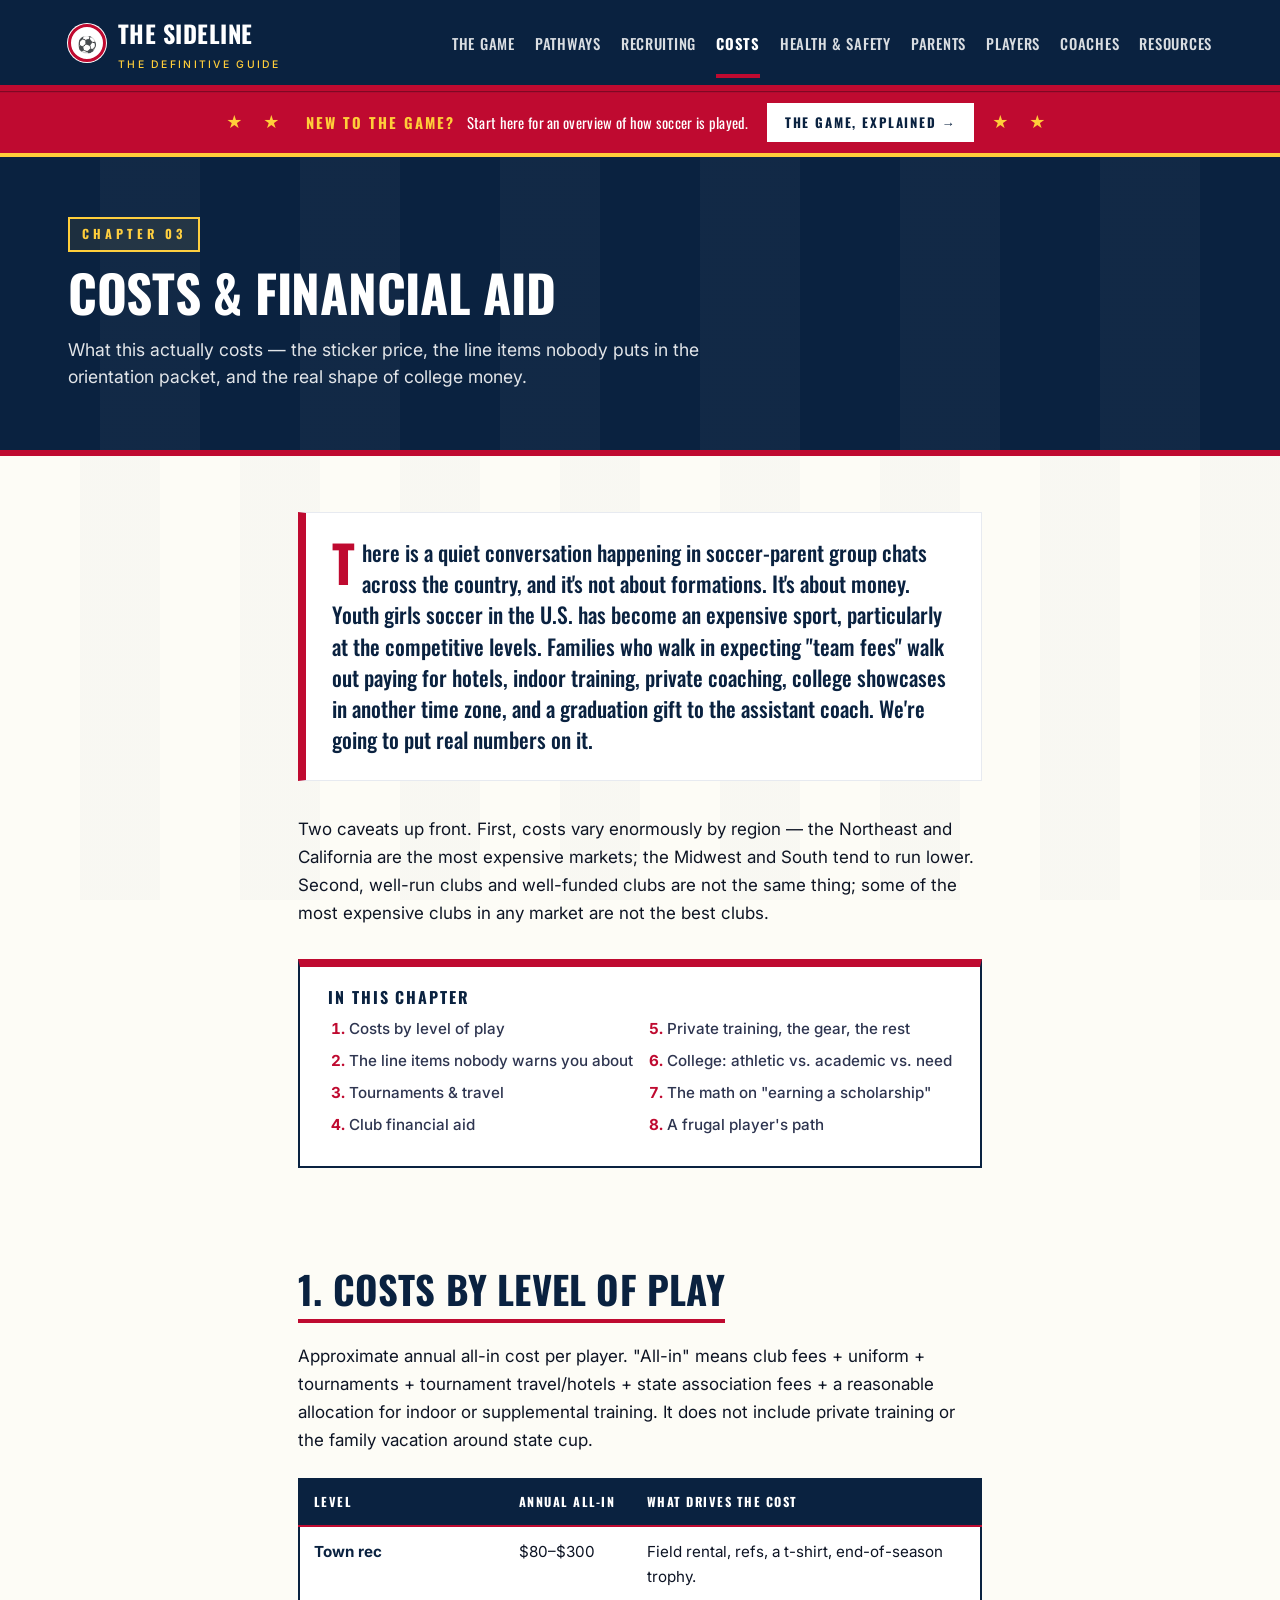
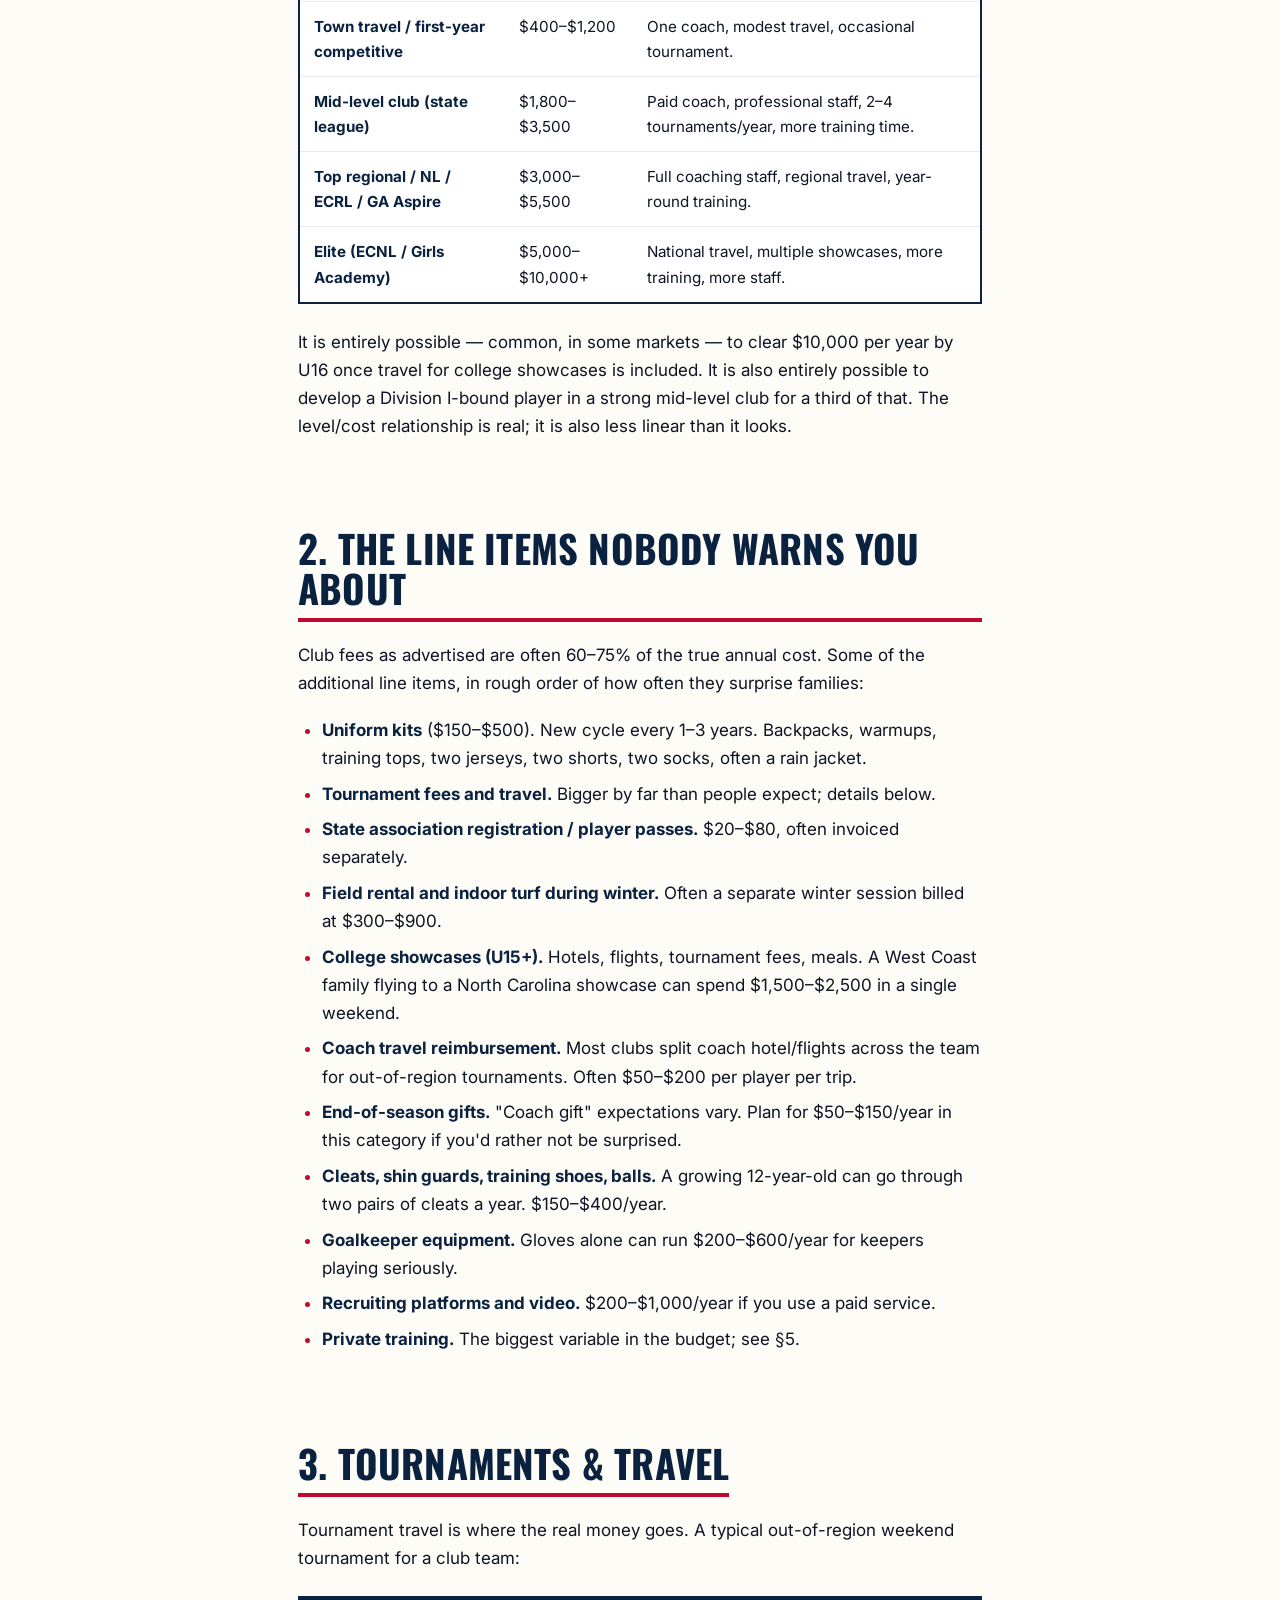
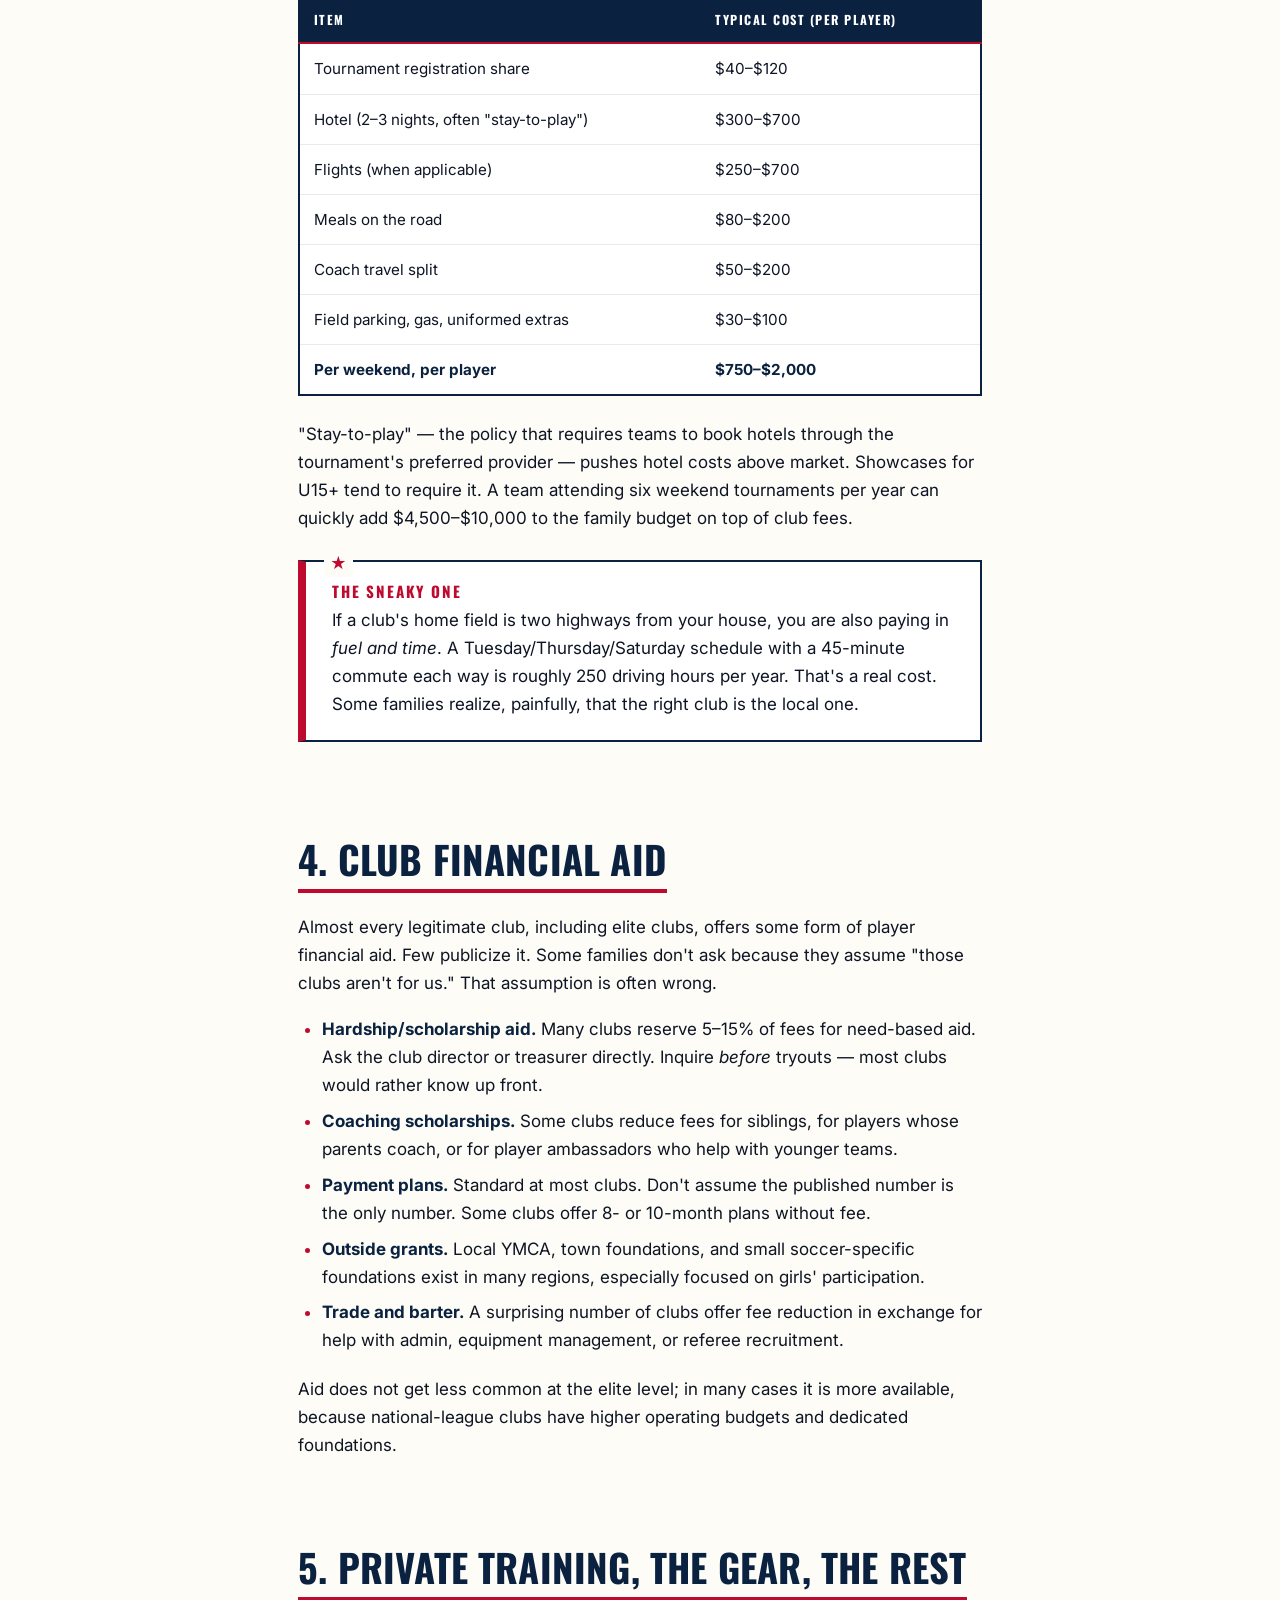
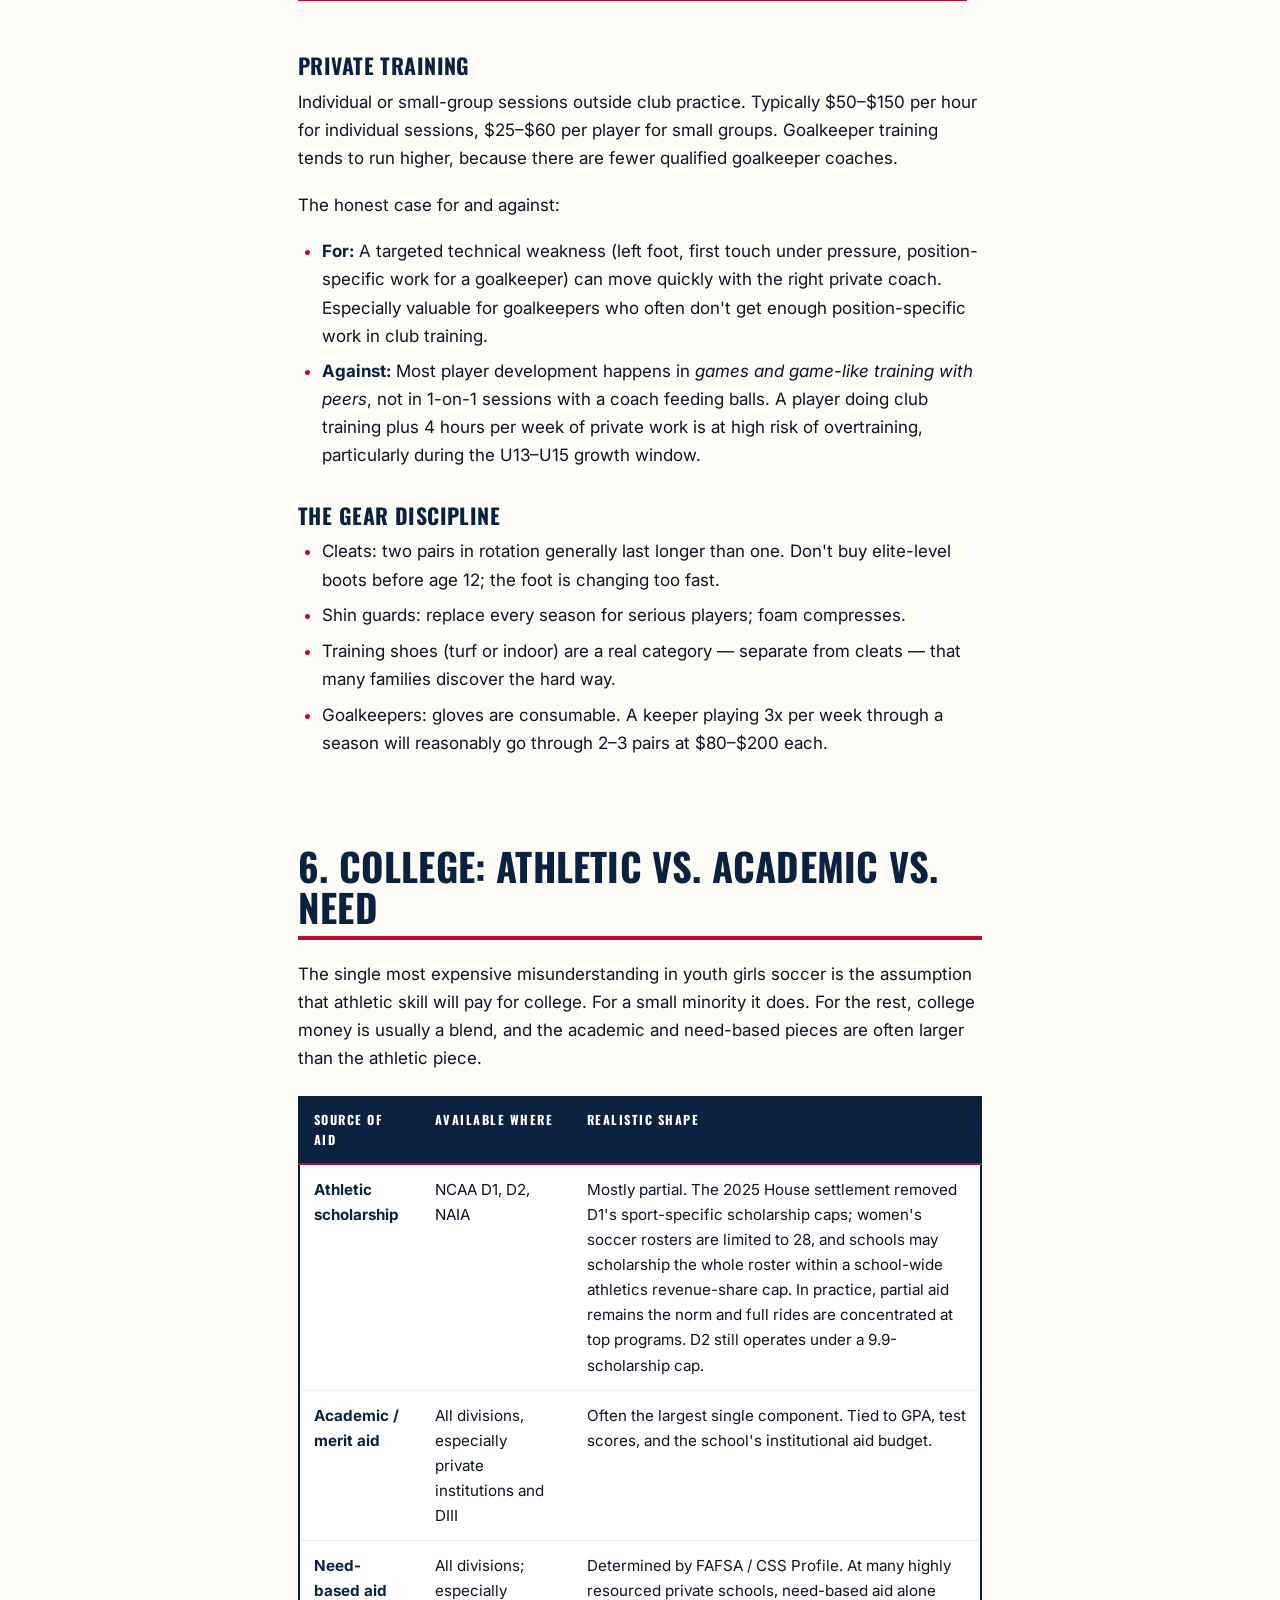
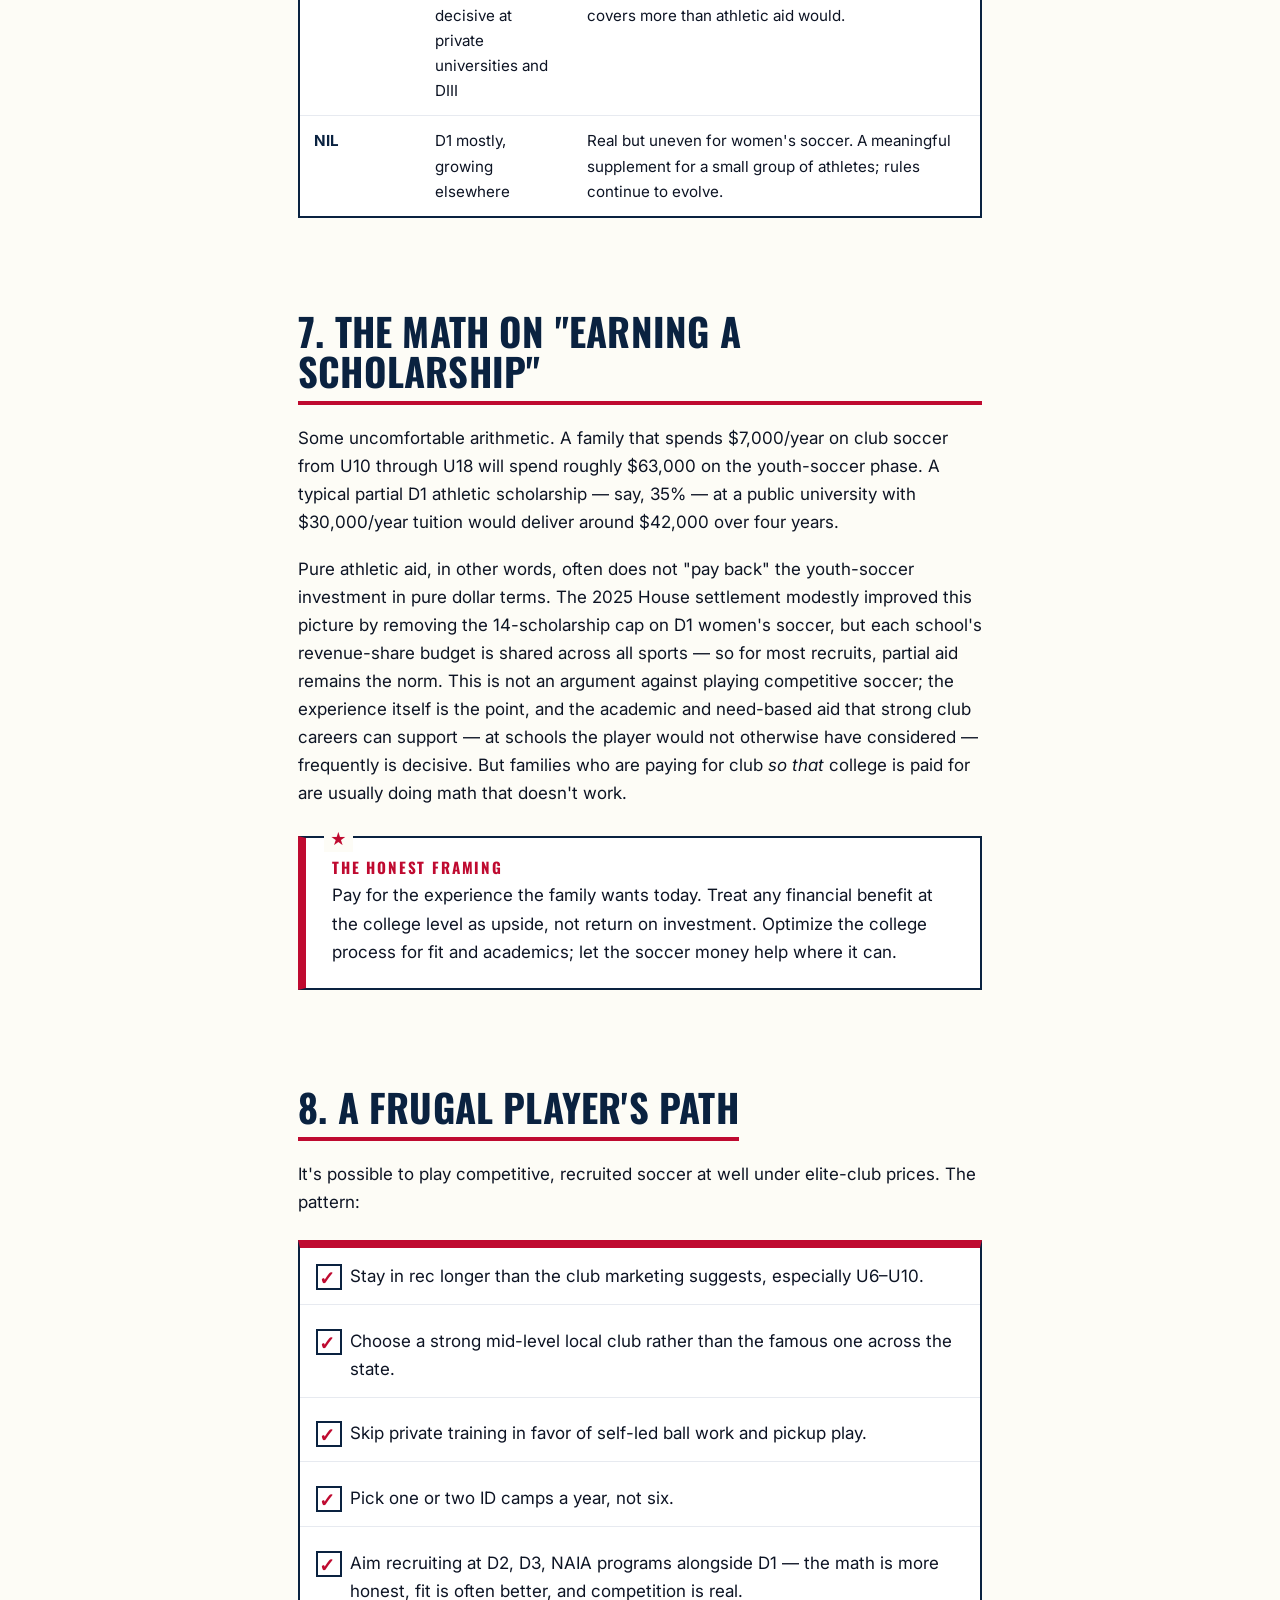
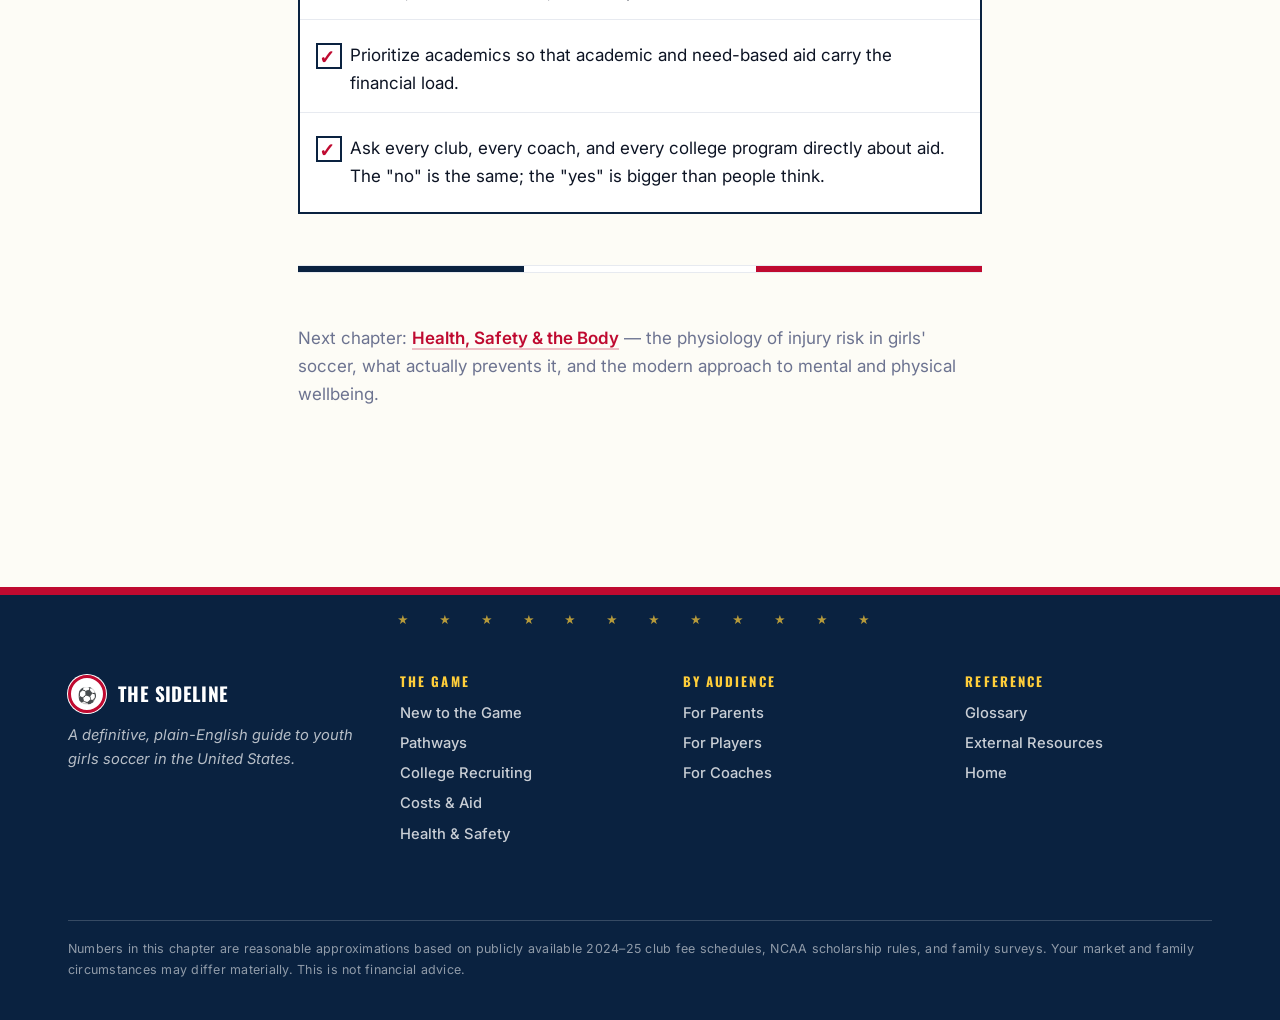
<file: costs.html>
<!DOCTYPE html>
<html lang="en">
<head>
<meta charset="UTF-8">
<meta name="viewport" content="width=device-width, initial-scale=1">
<title>Costs &amp; Financial Aid · The Sideline</title>
<meta name="description" content="What youth girls soccer actually costs in the United States — from rec to elite club — plus the line items nobody warns you about and a realistic look at college aid.">
<link rel="preconnect" href="https://fonts.googleapis.com">
<link rel="preconnect" href="https://fonts.gstatic.com" crossorigin>
<link href="https://fonts.googleapis.com/css2?family=Oswald:wght@400;500;600;700;800&family=Inter:wght@400;500;600;700&display=swap" rel="stylesheet">
<link rel="stylesheet" href="styles.css">
</head>
<body>

<header class="masthead">
  <div class="wrap">
    <a href="index.html" class="brand">
      <span class="badge">⚽</span>
      <span>The Sideline<small>The Definitive Guide</small></span>
    </a>
    <nav class="primary">
      <a href="thegame.html">The Game</a>
      <a href="pathways.html">Pathways</a>
      <a href="recruiting.html">Recruiting</a>
      <a href="costs.html" class="active">Costs</a>
      <a href="safety.html">Health &amp; Safety</a>
      <a href="parents.html">Parents</a>
      <a href="players.html">Players</a>
      <a href="coaches.html">Coaches</a>
      <a href="resources.html">Resources</a>
    </nav>
  </div>
</header>


<aside class="newcomer-banner" aria-label="New to soccer? Start here.">
  <div class="wrap">
    <span class="star" aria-hidden="true">★ ★</span>
    <div class="msg"><strong>New to the game?</strong> Start here for an overview of how soccer is played.</div>
    <a href="thegame.html" class="cta">The Game, Explained →</a>
    <span class="star" aria-hidden="true">★ ★</span>
  </div>
</aside>

<section class="section-head">
  <div class="wrap">
    <div class="kicker">Chapter 03</div>
    <h1>Costs &amp; Financial Aid</h1>
    <p class="deck">What this actually costs — the sticker price, the line items nobody puts in the orientation packet, and the real shape of college money.</p>
  </div>
</section>

<article>
  <div class="wrap read">

    <p class="lede">There is a quiet conversation happening in soccer-parent group chats across the country, and it's not about formations. It's about money. Youth girls soccer in the U.S. has become an expensive sport, particularly at the competitive levels. Families who walk in expecting "team fees" walk out paying for hotels, indoor training, private coaching, college showcases in another time zone, and a graduation gift to the assistant coach. We're going to put real numbers on it.</p>

    <p>Two caveats up front. First, costs vary enormously by region — the Northeast and California are the most expensive markets; the Midwest and South tend to run lower. Second, well-run clubs and well-funded clubs are not the same thing; some of the most expensive clubs in any market are not the best clubs.</p>

    <div class="toc">
      <h4>In this chapter</h4>
      <ol>
        <li><a href="#tiers">Costs by level of play</a></li>
        <li><a href="#hidden">The line items nobody warns you about</a></li>
        <li><a href="#tournaments">Tournaments &amp; travel</a></li>
        <li><a href="#aid">Club financial aid</a></li>
        <li><a href="#extras">Private training, the gear, the rest</a></li>
        <li><a href="#scholarship">College: athletic vs. academic vs. need</a></li>
        <li><a href="#math">The math on "earning a scholarship"</a></li>
        <li><a href="#frugal">A frugal player's path</a></li>
      </ol>
    </div>

    <h2 id="tiers">1. Costs by level of play</h2>
    <p>Approximate annual all-in cost per player. "All-in" means club fees + uniform + tournaments + tournament travel/hotels + state association fees + a reasonable allocation for indoor or supplemental training. It does not include private training or the family vacation around state cup.</p>

    <table class="tbl">
      <thead><tr><th>Level</th><th>Annual all-in</th><th>What drives the cost</th></tr></thead>
      <tbody>
        <tr>
          <td><strong>Town rec</strong></td>
          <td>$80–$300</td>
          <td>Field rental, refs, a t-shirt, end-of-season trophy.</td>
        </tr>
        <tr>
          <td><strong>Town travel / first-year competitive</strong></td>
          <td>$400–$1,200</td>
          <td>One coach, modest travel, occasional tournament.</td>
        </tr>
        <tr>
          <td><strong>Mid-level club (state league)</strong></td>
          <td>$1,800–$3,500</td>
          <td>Paid coach, professional staff, 2–4 tournaments/year, more training time.</td>
        </tr>
        <tr>
          <td><strong>Top regional / NL / ECRL / GA Aspire</strong></td>
          <td>$3,000–$5,500</td>
          <td>Full coaching staff, regional travel, year-round training.</td>
        </tr>
        <tr>
          <td><strong>Elite (ECNL / Girls Academy)</strong></td>
          <td>$5,000–$10,000+</td>
          <td>National travel, multiple showcases, more training, more staff.</td>
        </tr>
      </tbody>
    </table>

    <p>It is entirely possible — common, in some markets — to clear $10,000 per year by U16 once travel for college showcases is included. It is also entirely possible to develop a Division I-bound player in a strong mid-level club for a third of that. The level/cost relationship is real; it is also less linear than it looks.</p>

    <h2 id="hidden">2. The line items nobody warns you about</h2>
    <p>Club fees as advertised are often 60–75% of the true annual cost. Some of the additional line items, in rough order of how often they surprise families:</p>

    <ul>
      <li><strong>Uniform kits</strong> ($150–$500). New cycle every 1–3 years. Backpacks, warmups, training tops, two jerseys, two shorts, two socks, often a rain jacket.</li>
      <li><strong>Tournament fees and travel.</strong> Bigger by far than people expect; details below.</li>
      <li><strong>State association registration / player passes.</strong> $20–$80, often invoiced separately.</li>
      <li><strong>Field rental and indoor turf during winter.</strong> Often a separate winter session billed at $300–$900.</li>
      <li><strong>College showcases (U15+).</strong> Hotels, flights, tournament fees, meals. A West Coast family flying to a North Carolina showcase can spend $1,500–$2,500 in a single weekend.</li>
      <li><strong>Coach travel reimbursement.</strong> Most clubs split coach hotel/flights across the team for out-of-region tournaments. Often $50–$200 per player per trip.</li>
      <li><strong>End-of-season gifts.</strong> "Coach gift" expectations vary. Plan for $50–$150/year in this category if you'd rather not be surprised.</li>
      <li><strong>Cleats, shin guards, training shoes, balls.</strong> A growing 12-year-old can go through two pairs of cleats a year. $150–$400/year.</li>
      <li><strong>Goalkeeper equipment.</strong> Gloves alone can run $200–$600/year for keepers playing seriously.</li>
      <li><strong>Recruiting platforms and video.</strong> $200–$1,000/year if you use a paid service.</li>
      <li><strong>Private training.</strong> The biggest variable in the budget; see §5.</li>
    </ul>

    <h2 id="tournaments">3. Tournaments &amp; travel</h2>
    <p>Tournament travel is where the real money goes. A typical out-of-region weekend tournament for a club team:</p>

    <table class="tbl">
      <thead><tr><th>Item</th><th>Typical cost (per player)</th></tr></thead>
      <tbody>
        <tr><td>Tournament registration share</td><td>$40–$120</td></tr>
        <tr><td>Hotel (2–3 nights, often "stay-to-play")</td><td>$300–$700</td></tr>
        <tr><td>Flights (when applicable)</td><td>$250–$700</td></tr>
        <tr><td>Meals on the road</td><td>$80–$200</td></tr>
        <tr><td>Coach travel split</td><td>$50–$200</td></tr>
        <tr><td>Field parking, gas, uniformed extras</td><td>$30–$100</td></tr>
        <tr><td><strong>Per weekend, per player</strong></td><td><strong>$750–$2,000</strong></td></tr>
      </tbody>
    </table>

    <p>"Stay-to-play" — the policy that requires teams to book hotels through the tournament's preferred provider — pushes hotel costs above market. Showcases for U15+ tend to require it. A team attending six weekend tournaments per year can quickly add $4,500–$10,000 to the family budget on top of club fees.</p>

    <div class="pull">
      <h4>The sneaky one</h4>
      <p>If a club's home field is two highways from your house, you are also paying in <em>fuel and time</em>. A Tuesday/Thursday/Saturday schedule with a 45-minute commute each way is roughly 250 driving hours per year. That's a real cost. Some families realize, painfully, that the right club is the local one.</p>
    </div>

    <h2 id="aid">4. Club financial aid</h2>
    <p>Almost every legitimate club, including elite clubs, offers some form of player financial aid. Few publicize it. Some families don't ask because they assume "those clubs aren't for us." That assumption is often wrong.</p>

    <ul>
      <li><strong>Hardship/scholarship aid.</strong> Many clubs reserve 5–15% of fees for need-based aid. Ask the club director or treasurer directly. Inquire <em>before</em> tryouts — most clubs would rather know up front.</li>
      <li><strong>Coaching scholarships.</strong> Some clubs reduce fees for siblings, for players whose parents coach, or for player ambassadors who help with younger teams.</li>
      <li><strong>Payment plans.</strong> Standard at most clubs. Don't assume the published number is the only number. Some clubs offer 8- or 10-month plans without fee.</li>
      <li><strong>Outside grants.</strong> Local YMCA, town foundations, and small soccer-specific foundations exist in many regions, especially focused on girls' participation.</li>
      <li><strong>Trade and barter.</strong> A surprising number of clubs offer fee reduction in exchange for help with admin, equipment management, or referee recruitment.</li>
    </ul>

    <p>Aid does not get less common at the elite level; in many cases it is more available, because national-league clubs have higher operating budgets and dedicated foundations.</p>

    <h2 id="extras">5. Private training, the gear, the rest</h2>

    <h3>Private training</h3>
    <p>Individual or small-group sessions outside club practice. Typically $50–$150 per hour for individual sessions, $25–$60 per player for small groups. Goalkeeper training tends to run higher, because there are fewer qualified goalkeeper coaches.</p>
    <p>The honest case for and against:</p>
    <ul>
      <li><strong>For:</strong> A targeted technical weakness (left foot, first touch under pressure, position-specific work for a goalkeeper) can move quickly with the right private coach. Especially valuable for goalkeepers who often don't get enough position-specific work in club training.</li>
      <li><strong>Against:</strong> Most player development happens in <em>games and game-like training with peers</em>, not in 1-on-1 sessions with a coach feeding balls. A player doing club training plus 4 hours per week of private work is at high risk of overtraining, particularly during the U13–U15 growth window.</li>
    </ul>

    <h3>The gear discipline</h3>
    <ul>
      <li>Cleats: two pairs in rotation generally last longer than one. Don't buy elite-level boots before age 12; the foot is changing too fast.</li>
      <li>Shin guards: replace every season for serious players; foam compresses.</li>
      <li>Training shoes (turf or indoor) are a real category — separate from cleats — that many families discover the hard way.</li>
      <li>Goalkeepers: gloves are consumable. A keeper playing 3x per week through a season will reasonably go through 2–3 pairs at $80–$200 each.</li>
    </ul>

    <h2 id="scholarship">6. College: athletic vs. academic vs. need</h2>
    <p>The single most expensive misunderstanding in youth girls soccer is the assumption that athletic skill will pay for college. For a small minority it does. For the rest, college money is usually a blend, and the academic and need-based pieces are often larger than the athletic piece.</p>

    <table class="tbl">
      <thead><tr><th>Source of aid</th><th>Available where</th><th>Realistic shape</th></tr></thead>
      <tbody>
        <tr>
          <td><strong>Athletic scholarship</strong></td>
          <td>NCAA D1, D2, NAIA</td>
          <td>Mostly partial. The 2025 House settlement removed D1's sport-specific scholarship caps; women's soccer rosters are limited to 28, and schools may scholarship the whole roster within a school-wide athletics revenue-share cap. In practice, partial aid remains the norm and full rides are concentrated at top programs. D2 still operates under a 9.9-scholarship cap.</td>
        </tr>
        <tr>
          <td><strong>Academic / merit aid</strong></td>
          <td>All divisions, especially private institutions and DIII</td>
          <td>Often the largest single component. Tied to GPA, test scores, and the school's institutional aid budget.</td>
        </tr>
        <tr>
          <td><strong>Need-based aid</strong></td>
          <td>All divisions; especially decisive at private universities and DIII</td>
          <td>Determined by FAFSA / CSS Profile. At many highly resourced private schools, need-based aid alone covers more than athletic aid would.</td>
        </tr>
        <tr>
          <td><strong>NIL</strong></td>
          <td>D1 mostly, growing elsewhere</td>
          <td>Real but uneven for women's soccer. A meaningful supplement for a small group of athletes; rules continue to evolve.</td>
        </tr>
      </tbody>
    </table>

    <h2 id="math">7. The math on "earning a scholarship"</h2>
    <p>Some uncomfortable arithmetic. A family that spends $7,000/year on club soccer from U10 through U18 will spend roughly $63,000 on the youth-soccer phase. A typical partial D1 athletic scholarship — say, 35% — at a public university with $30,000/year tuition would deliver around $42,000 over four years.</p>

    <p>Pure athletic aid, in other words, often does not "pay back" the youth-soccer investment in pure dollar terms. The 2025 House settlement modestly improved this picture by removing the 14-scholarship cap on D1 women's soccer, but each school's revenue-share budget is shared across all sports — so for most recruits, partial aid remains the norm. This is not an argument against playing competitive soccer; the experience itself is the point, and the academic and need-based aid that strong club careers can support — at schools the player would not otherwise have considered — frequently is decisive. But families who are paying for club <em>so that</em> college is paid for are usually doing math that doesn't work.</p>

    <div class="pull">
      <h4>The honest framing</h4>
      <p>Pay for the experience the family wants today. Treat any financial benefit at the college level as upside, not return on investment. Optimize the college process for fit and academics; let the soccer money help where it can.</p>
    </div>

    <h2 id="frugal">8. A frugal player's path</h2>
    <p>It's possible to play competitive, recruited soccer at well under elite-club prices. The pattern:</p>

    <ul class="checklist">
      <li>Stay in rec longer than the club marketing suggests, especially U6–U10.</li>
      <li>Choose a strong mid-level local club rather than the famous one across the state.</li>
      <li>Skip private training in favor of self-led ball work and pickup play.</li>
      <li>Pick one or two ID camps a year, not six.</li>
      <li>Aim recruiting at D2, D3, NAIA programs alongside D1 — the math is more honest, fit is often better, and competition is real.</li>
      <li>Prioritize academics so that academic and need-based aid carry the financial load.</li>
      <li>Ask every club, every coach, and every college program directly about aid. The "no" is the same; the "yes" is bigger than people think.</li>
    </ul>

    <hr>

    <p class="muted">Next chapter: <a href="safety.html">Health, Safety &amp; the Body</a> — the physiology of injury risk in girls' soccer, what actually prevents it, and the modern approach to mental and physical wellbeing.</p>

  </div>
</article>

<footer class="foot">
  <div class="wrap">
    <div>
      <div class="brand" style="font-size:1.2rem;margin-bottom:10px">
        <span class="badge">⚽</span>
        <span>The Sideline</span>
      </div>
      <p class="colophon">A definitive, plain-English guide to youth girls soccer in the United States.</p>
    </div>
    <div>
      <h5>The Game</h5>
      <ul>
        <li><a href="thegame.html">New to the Game</a></li>
        <li><a href="pathways.html">Pathways</a></li>
        <li><a href="recruiting.html">College Recruiting</a></li>
        <li><a href="costs.html">Costs &amp; Aid</a></li>
        <li><a href="safety.html">Health &amp; Safety</a></li>
      </ul>
    </div>
    <div>
      <h5>By Audience</h5>
      <ul>
        <li><a href="parents.html">For Parents</a></li>
        <li><a href="players.html">For Players</a></li>
        <li><a href="coaches.html">For Coaches</a></li>
      </ul>
    </div>
    <div>
      <h5>Reference</h5>
      <ul>
        <li><a href="resources.html#glossary">Glossary</a></li>
        <li><a href="resources.html#external">External Resources</a></li>
        <li><a href="index.html">Home</a></li>
      </ul>
    </div>
    <div class="disclaimer" style="grid-column:1/-1">
      Numbers in this chapter are reasonable approximations based on publicly available 2024–25 club fee schedules, NCAA scholarship rules, and family surveys. Your market and family circumstances may differ materially. This is not financial advice.
    </div>
  </div>
</footer>

</body>
</html>
</file>
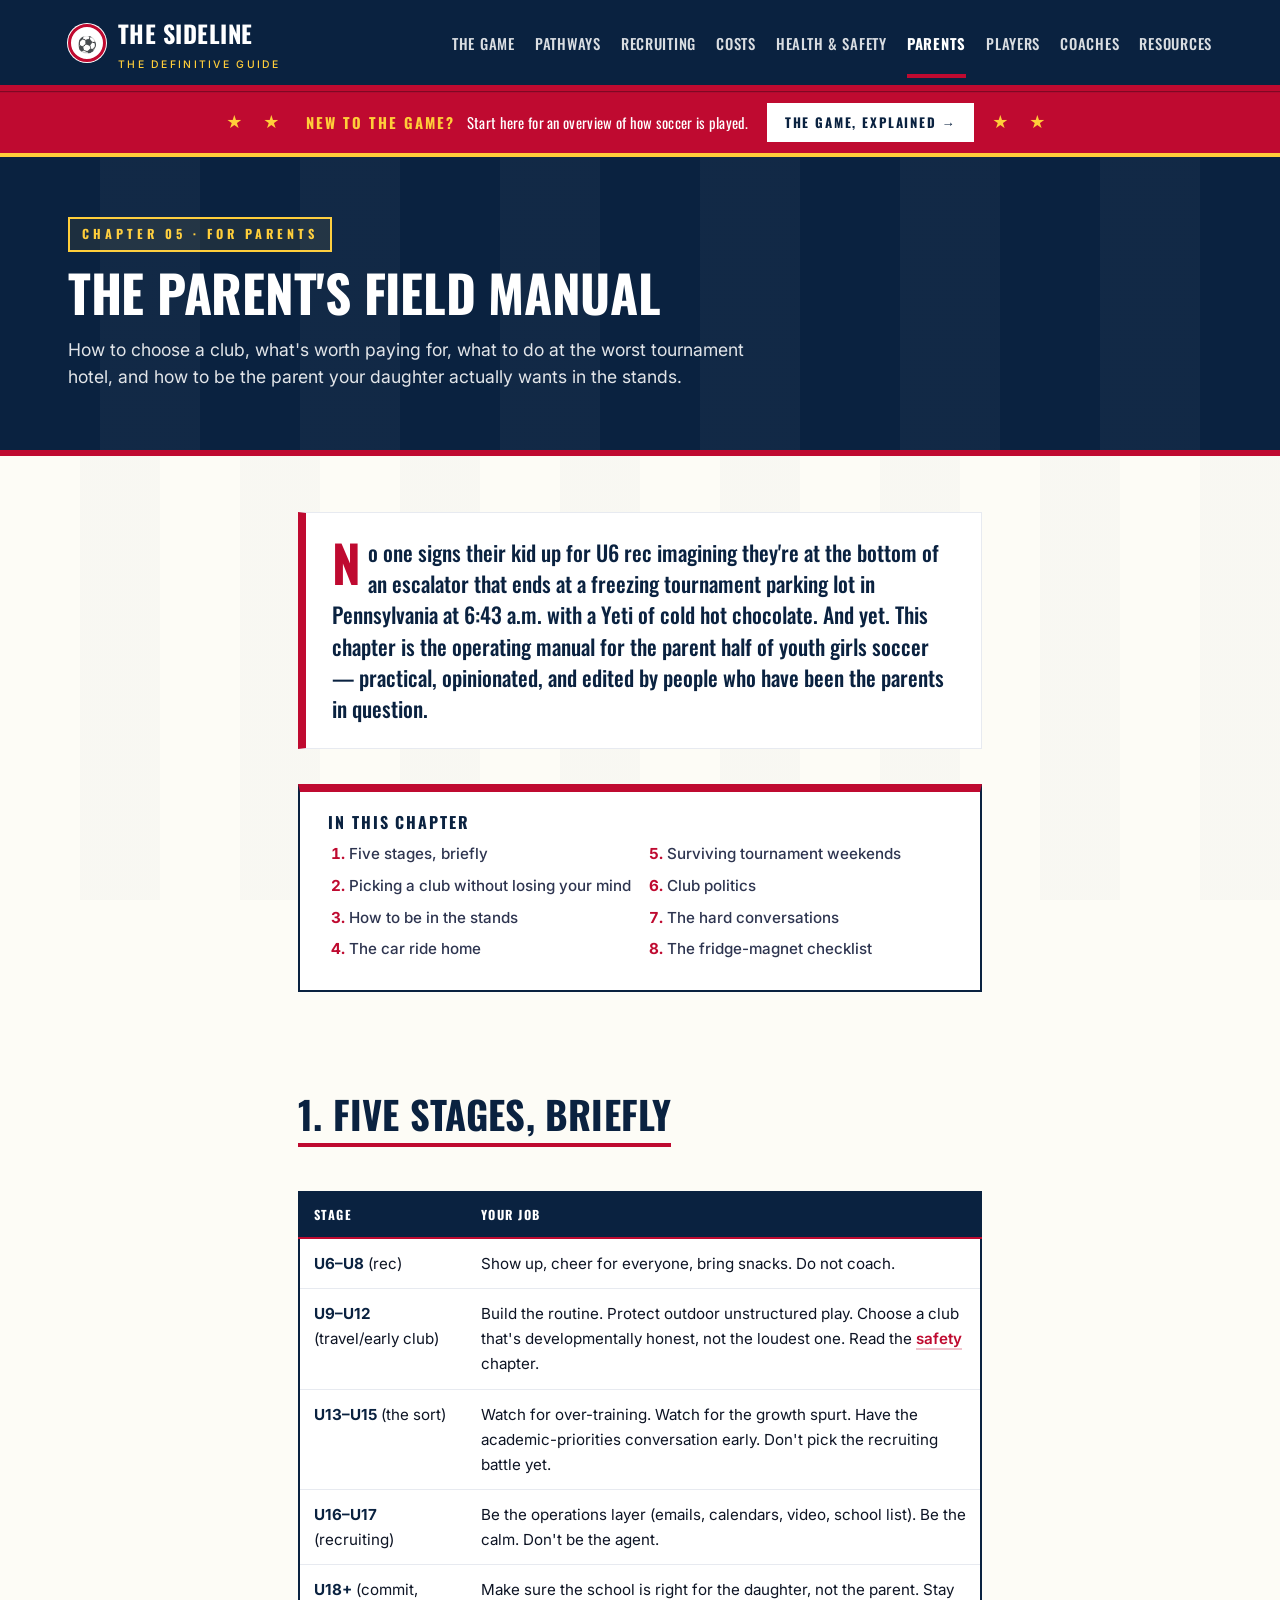
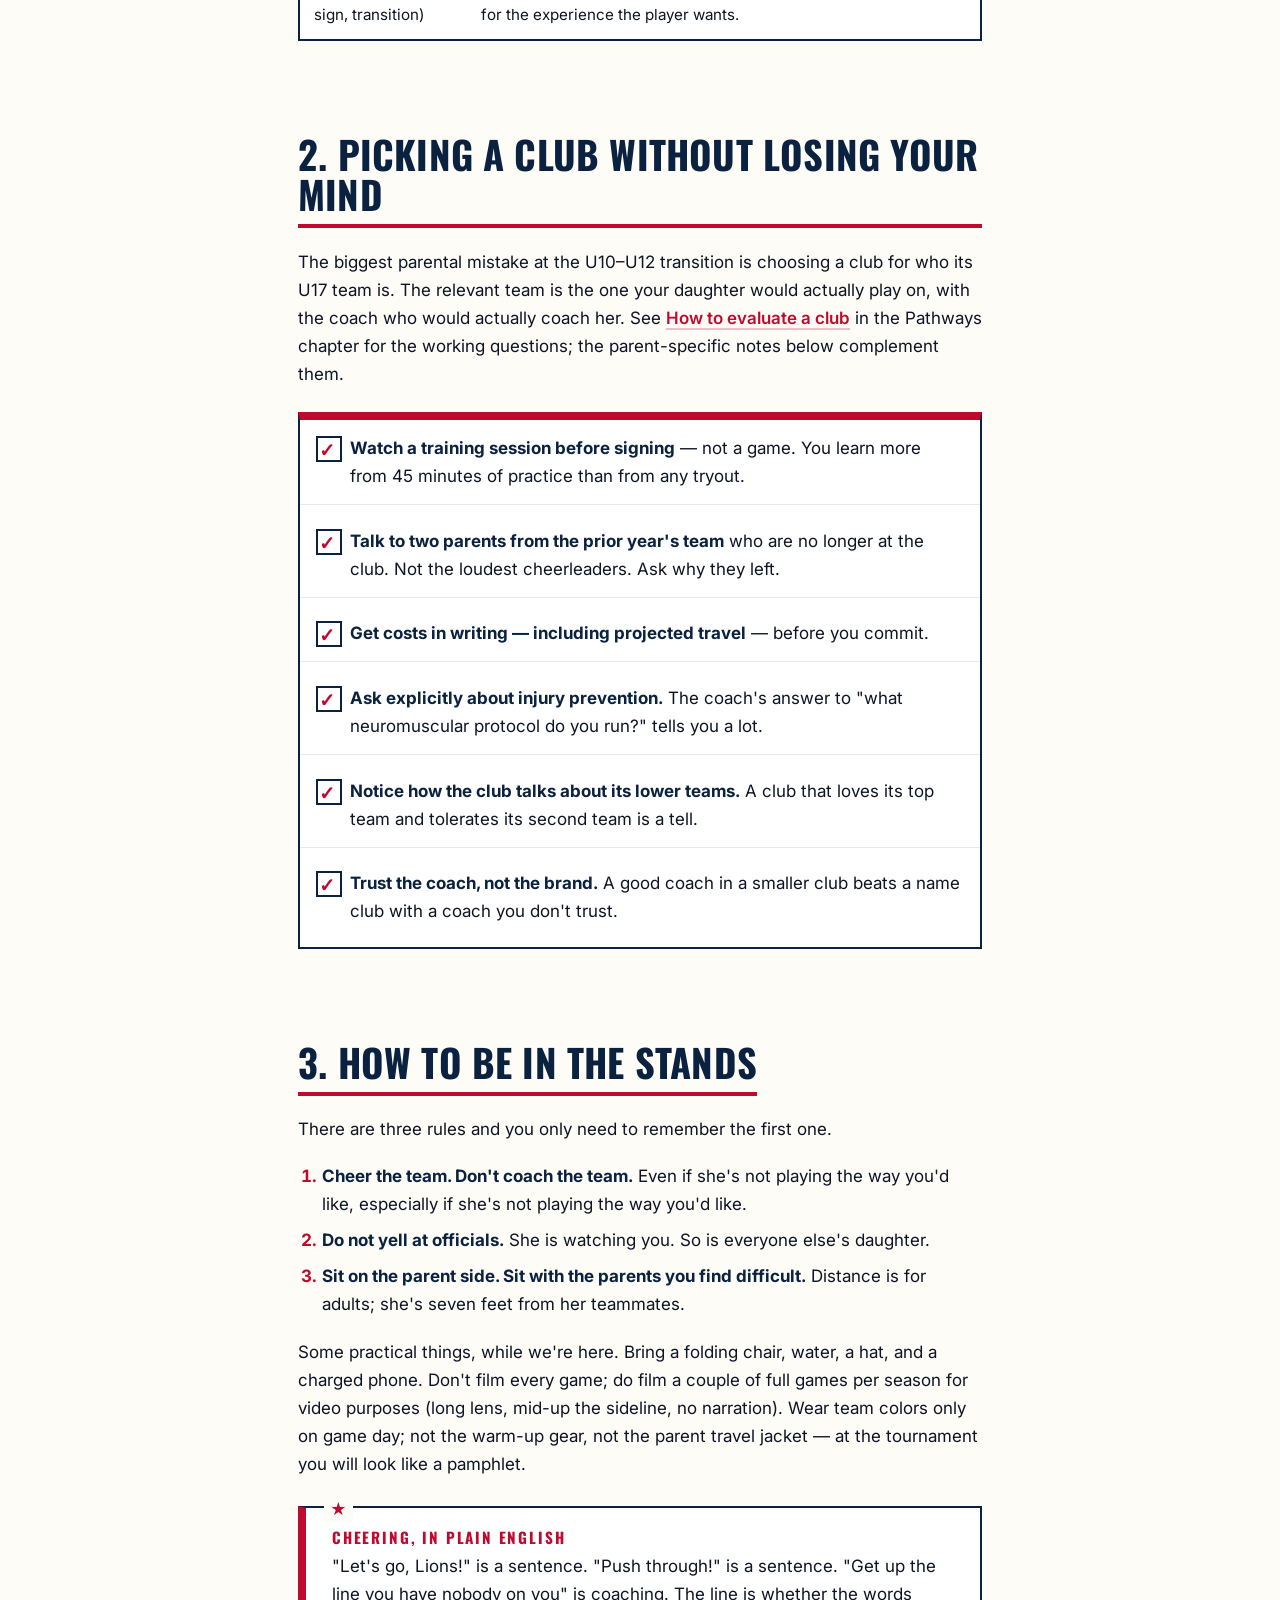
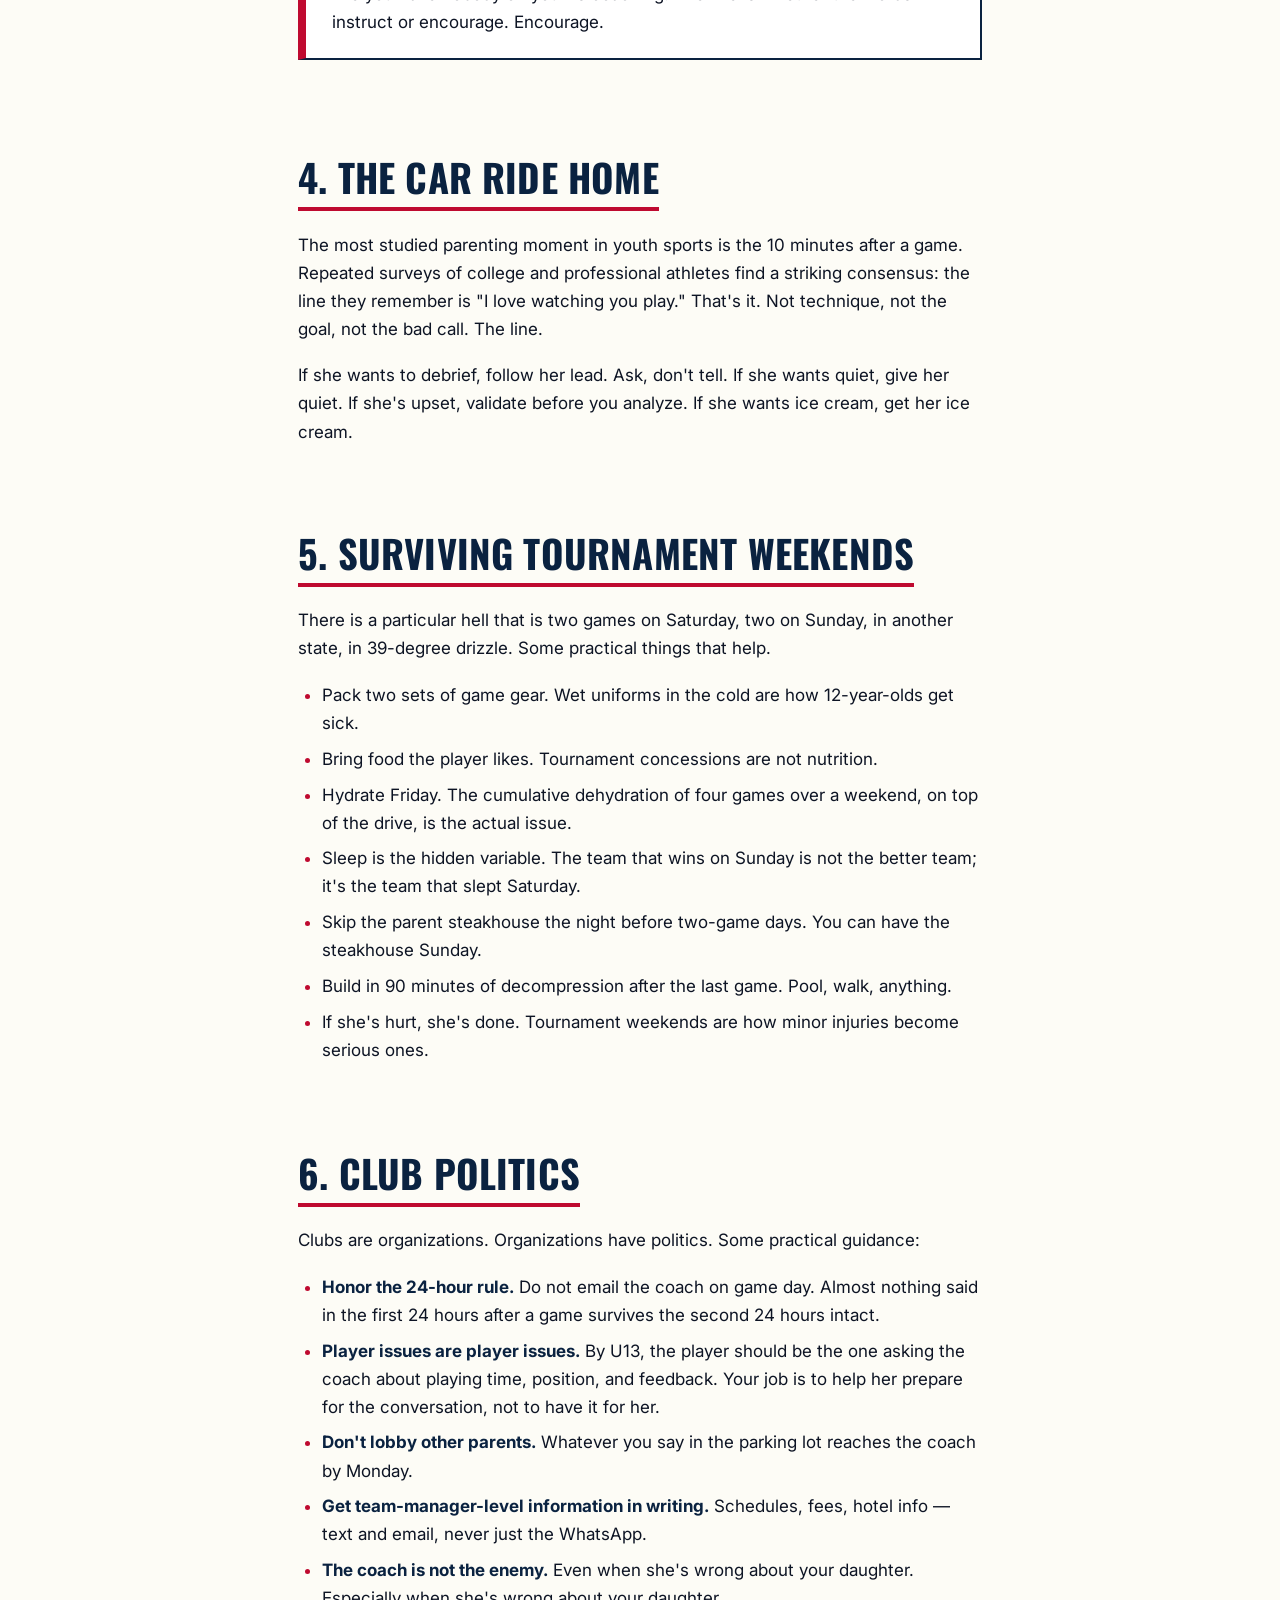
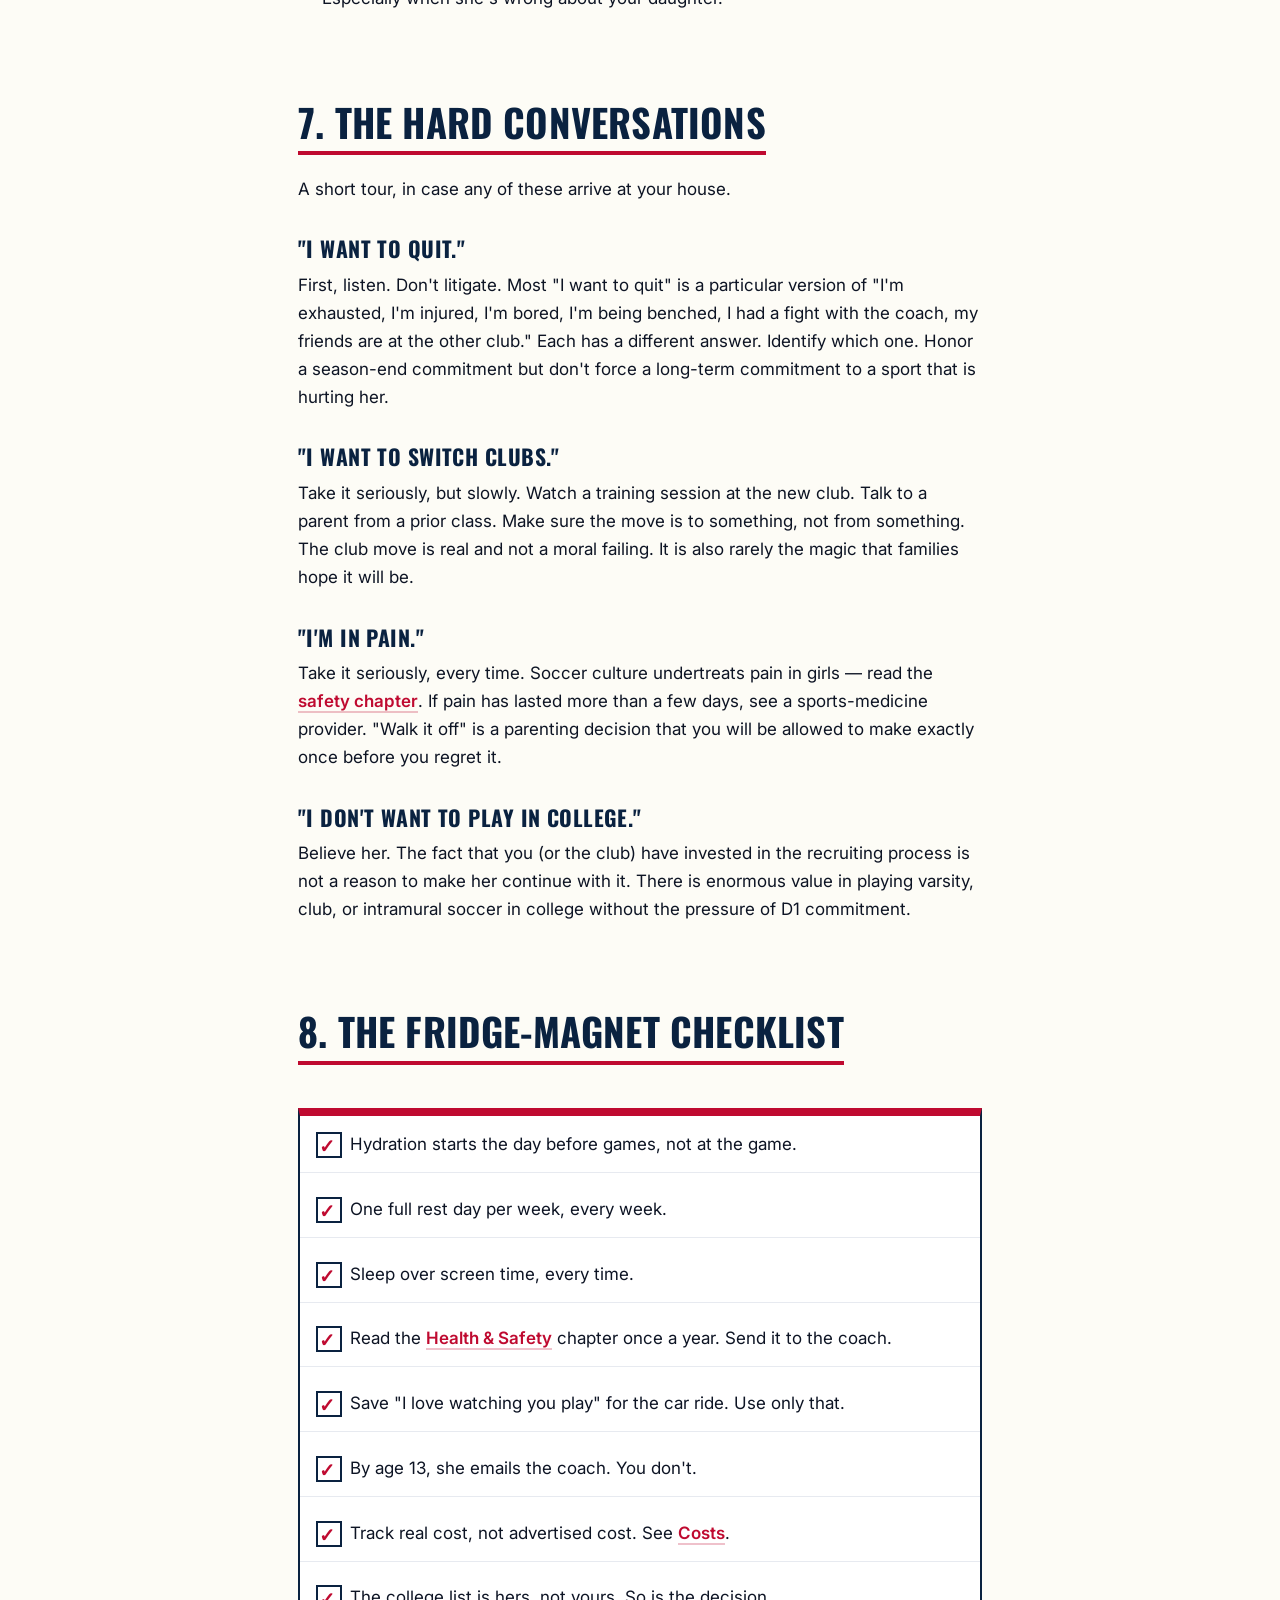
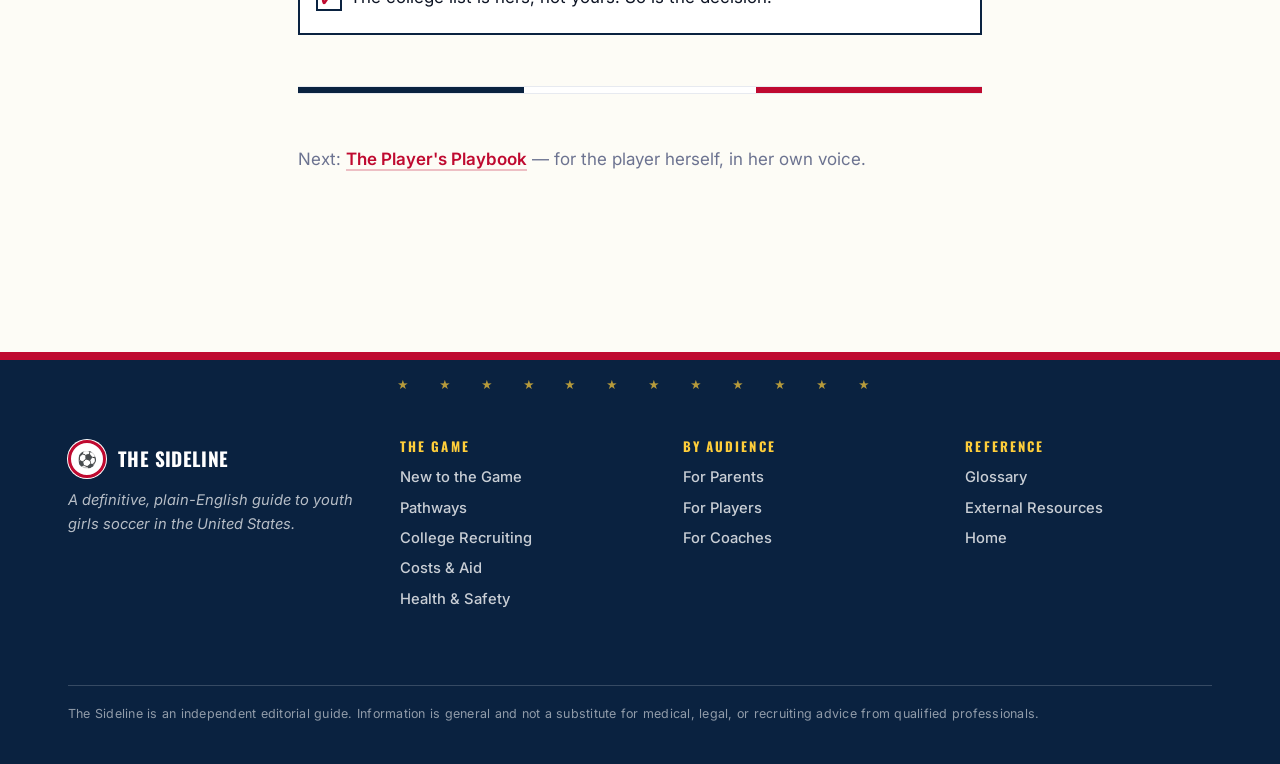
<file: parents.html>
<!DOCTYPE html>
<html lang="en">
<head>
<meta charset="UTF-8">
<meta name="viewport" content="width=device-width, initial-scale=1">
<title>The Parent's Field Manual · The Sideline</title>
<meta name="description" content="A practical, sane guide for parents of youth girls soccer players — choosing a club, surviving tournaments, the politics, and the car ride home.">
<link rel="preconnect" href="https://fonts.googleapis.com">
<link rel="preconnect" href="https://fonts.gstatic.com" crossorigin>
<link href="https://fonts.googleapis.com/css2?family=Oswald:wght@400;500;600;700;800&family=Inter:wght@400;500;600;700&display=swap" rel="stylesheet">
<link rel="stylesheet" href="styles.css">
</head>
<body>

<header class="masthead">
  <div class="wrap">
    <a href="index.html" class="brand">
      <span class="badge">⚽</span>
      <span>The Sideline<small>The Definitive Guide</small></span>
    </a>
    <nav class="primary">
      <a href="thegame.html">The Game</a>
      <a href="pathways.html">Pathways</a>
      <a href="recruiting.html">Recruiting</a>
      <a href="costs.html">Costs</a>
      <a href="safety.html">Health &amp; Safety</a>
      <a href="parents.html" class="active">Parents</a>
      <a href="players.html">Players</a>
      <a href="coaches.html">Coaches</a>
      <a href="resources.html">Resources</a>
    </nav>
  </div>
</header>


<aside class="newcomer-banner" aria-label="New to soccer? Start here.">
  <div class="wrap">
    <span class="star" aria-hidden="true">★ ★</span>
    <div class="msg"><strong>New to the game?</strong> Start here for an overview of how soccer is played.</div>
    <a href="thegame.html" class="cta">The Game, Explained →</a>
    <span class="star" aria-hidden="true">★ ★</span>
  </div>
</aside>

<section class="section-head">
  <div class="wrap">
    <div class="kicker">Chapter 05 · For parents</div>
    <h1>The Parent's Field Manual</h1>
    <p class="deck">How to choose a club, what's worth paying for, what to do at the worst tournament hotel, and how to be the parent your daughter actually wants in the stands.</p>
  </div>
</section>

<article>
  <div class="wrap read">

    <p class="lede">No one signs their kid up for U6 rec imagining they're at the bottom of an escalator that ends at a freezing tournament parking lot in Pennsylvania at 6:43 a.m. with a Yeti of cold hot chocolate. And yet. This chapter is the operating manual for the parent half of youth girls soccer — practical, opinionated, and edited by people who have been the parents in question.</p>

    <div class="toc">
      <h4>In this chapter</h4>
      <ol>
        <li><a href="#stages">Five stages, briefly</a></li>
        <li><a href="#picking">Picking a club without losing your mind</a></li>
        <li><a href="#stand">How to be in the stands</a></li>
        <li><a href="#car">The car ride home</a></li>
        <li><a href="#tournaments">Surviving tournament weekends</a></li>
        <li><a href="#politics">Club politics</a></li>
        <li><a href="#hard">The hard conversations</a></li>
        <li><a href="#checklist">The fridge-magnet checklist</a></li>
      </ol>
    </div>

    <h2 id="stages">1. Five stages, briefly</h2>
    <table class="tbl">
      <thead><tr><th>Stage</th><th>Your job</th></tr></thead>
      <tbody>
        <tr><td><strong>U6–U8</strong> (rec)</td><td>Show up, cheer for everyone, bring snacks. Do not coach.</td></tr>
        <tr><td><strong>U9–U12</strong> (travel/early club)</td><td>Build the routine. Protect outdoor unstructured play. Choose a club that's developmentally honest, not the loudest one. Read the <a href="safety.html">safety</a> chapter.</td></tr>
        <tr><td><strong>U13–U15</strong> (the sort)</td><td>Watch for over-training. Watch for the growth spurt. Have the academic-priorities conversation early. Don't pick the recruiting battle yet.</td></tr>
        <tr><td><strong>U16–U17</strong> (recruiting)</td><td>Be the operations layer (emails, calendars, video, school list). Be the calm. Don't be the agent.</td></tr>
        <tr><td><strong>U18+</strong> (commit, sign, transition)</td><td>Make sure the school is right for the daughter, not the parent. Stay for the experience the player wants.</td></tr>
      </tbody>
    </table>

    <h2 id="picking">2. Picking a club without losing your mind</h2>
    <p>The biggest parental mistake at the U10–U12 transition is choosing a club for who its U17 team is. The relevant team is the one your daughter would actually play on, with the coach who would actually coach her. See <a href="pathways.html#evaluate">How to evaluate a club</a> in the Pathways chapter for the working questions; the parent-specific notes below complement them.</p>

    <ul class="checklist">
      <li><strong>Watch a training session before signing</strong> — not a game. You learn more from 45 minutes of practice than from any tryout.</li>
      <li><strong>Talk to two parents from the prior year's team</strong> who are no longer at the club. Not the loudest cheerleaders. Ask why they left.</li>
      <li><strong>Get costs in writing — including projected travel</strong> — before you commit.</li>
      <li><strong>Ask explicitly about injury prevention.</strong> The coach's answer to "what neuromuscular protocol do you run?" tells you a lot.</li>
      <li><strong>Notice how the club talks about its lower teams.</strong> A club that loves its top team and tolerates its second team is a tell.</li>
      <li><strong>Trust the coach, not the brand.</strong> A good coach in a smaller club beats a name club with a coach you don't trust.</li>
    </ul>

    <h2 id="stand">3. How to be in the stands</h2>
    <p>There are three rules and you only need to remember the first one.</p>

    <ol>
      <li><strong>Cheer the team. Don't coach the team.</strong> Even if she's not playing the way you'd like, especially if she's not playing the way you'd like.</li>
      <li><strong>Do not yell at officials.</strong> She is watching you. So is everyone else's daughter.</li>
      <li><strong>Sit on the parent side. Sit with the parents you find difficult.</strong> Distance is for adults; she's seven feet from her teammates.</li>
    </ol>

    <p>Some practical things, while we're here. Bring a folding chair, water, a hat, and a charged phone. Don't film every game; do film a couple of full games per season for video purposes (long lens, mid-up the sideline, no narration). Wear team colors only on game day; not the warm-up gear, not the parent travel jacket — at the tournament you will look like a pamphlet.</p>

    <div class="pull">
      <h4>Cheering, in plain English</h4>
      <p>"Let's go, Lions!" is a sentence. "Push through!" is a sentence. "Get up the line you have nobody on you" is coaching. The line is whether the words instruct or encourage. Encourage.</p>
    </div>

    <h2 id="car">4. The car ride home</h2>
    <p>The most studied parenting moment in youth sports is the 10 minutes after a game. Repeated surveys of college and professional athletes find a striking consensus: the line they remember is "I love watching you play." That's it. Not technique, not the goal, not the bad call. The line.</p>

    <p>If she wants to debrief, follow her lead. Ask, don't tell. If she wants quiet, give her quiet. If she's upset, validate before you analyze. If she wants ice cream, get her ice cream.</p>

    <h2 id="tournaments">5. Surviving tournament weekends</h2>
    <p>There is a particular hell that is two games on Saturday, two on Sunday, in another state, in 39-degree drizzle. Some practical things that help.</p>

    <ul>
      <li>Pack two sets of game gear. Wet uniforms in the cold are how 12-year-olds get sick.</li>
      <li>Bring food the player likes. Tournament concessions are not nutrition.</li>
      <li>Hydrate Friday. The cumulative dehydration of four games over a weekend, on top of the drive, is the actual issue.</li>
      <li>Sleep is the hidden variable. The team that wins on Sunday is not the better team; it's the team that slept Saturday.</li>
      <li>Skip the parent steakhouse the night before two-game days. You can have the steakhouse Sunday.</li>
      <li>Build in 90 minutes of decompression after the last game. Pool, walk, anything.</li>
      <li>If she's hurt, she's done. Tournament weekends are how minor injuries become serious ones.</li>
    </ul>

    <h2 id="politics">6. Club politics</h2>
    <p>Clubs are organizations. Organizations have politics. Some practical guidance:</p>

    <ul>
      <li><strong>Honor the 24-hour rule.</strong> Do not email the coach on game day. Almost nothing said in the first 24 hours after a game survives the second 24 hours intact.</li>
      <li><strong>Player issues are player issues.</strong> By U13, the player should be the one asking the coach about playing time, position, and feedback. Your job is to help her prepare for the conversation, not to have it for her.</li>
      <li><strong>Don't lobby other parents.</strong> Whatever you say in the parking lot reaches the coach by Monday.</li>
      <li><strong>Get team-manager-level information in writing.</strong> Schedules, fees, hotel info — text and email, never just the WhatsApp.</li>
      <li><strong>The coach is not the enemy.</strong> Even when she's wrong about your daughter. Especially when she's wrong about your daughter.</li>
    </ul>

    <h2 id="hard">7. The hard conversations</h2>
    <p>A short tour, in case any of these arrive at your house.</p>

    <h3>"I want to quit."</h3>
    <p>First, listen. Don't litigate. Most "I want to quit" is a particular version of "I'm exhausted, I'm injured, I'm bored, I'm being benched, I had a fight with the coach, my friends are at the other club." Each has a different answer. Identify which one. Honor a season-end commitment but don't force a long-term commitment to a sport that is hurting her.</p>

    <h3>"I want to switch clubs."</h3>
    <p>Take it seriously, but slowly. Watch a training session at the new club. Talk to a parent from a prior class. Make sure the move is to something, not from something. The club move is real and not a moral failing. It is also rarely the magic that families hope it will be.</p>

    <h3>"I'm in pain."</h3>
    <p>Take it seriously, every time. Soccer culture undertreats pain in girls — read the <a href="safety.html">safety chapter</a>. If pain has lasted more than a few days, see a sports-medicine provider. "Walk it off" is a parenting decision that you will be allowed to make exactly once before you regret it.</p>

    <h3>"I don't want to play in college."</h3>
    <p>Believe her. The fact that you (or the club) have invested in the recruiting process is not a reason to make her continue with it. There is enormous value in playing varsity, club, or intramural soccer in college without the pressure of D1 commitment.</p>

    <h2 id="checklist">8. The fridge-magnet checklist</h2>
    <ul class="checklist">
      <li>Hydration starts the day before games, not at the game.</li>
      <li>One full rest day per week, every week.</li>
      <li>Sleep over screen time, every time.</li>
      <li>Read the <a href="safety.html">Health &amp; Safety</a> chapter once a year. Send it to the coach.</li>
      <li>Save "I love watching you play" for the car ride. Use only that.</li>
      <li>By age 13, she emails the coach. You don't.</li>
      <li>Track real cost, not advertised cost. See <a href="costs.html">Costs</a>.</li>
      <li>The college list is hers, not yours. So is the decision.</li>
    </ul>

    <hr>

    <p class="muted">Next: <a href="players.html">The Player's Playbook</a> — for the player herself, in her own voice.</p>

  </div>
</article>

<footer class="foot">
  <div class="wrap">
    <div>
      <div class="brand" style="font-size:1.2rem;margin-bottom:10px">
        <span class="badge">⚽</span>
        <span>The Sideline</span>
      </div>
      <p class="colophon">A definitive, plain-English guide to youth girls soccer in the United States.</p>
    </div>
    <div>
      <h5>The Game</h5>
      <ul>
        <li><a href="thegame.html">New to the Game</a></li>
        <li><a href="pathways.html">Pathways</a></li>
        <li><a href="recruiting.html">College Recruiting</a></li>
        <li><a href="costs.html">Costs &amp; Aid</a></li>
        <li><a href="safety.html">Health &amp; Safety</a></li>
      </ul>
    </div>
    <div>
      <h5>By Audience</h5>
      <ul>
        <li><a href="parents.html">For Parents</a></li>
        <li><a href="players.html">For Players</a></li>
        <li><a href="coaches.html">For Coaches</a></li>
      </ul>
    </div>
    <div>
      <h5>Reference</h5>
      <ul>
        <li><a href="resources.html#glossary">Glossary</a></li>
        <li><a href="resources.html#external">External Resources</a></li>
        <li><a href="index.html">Home</a></li>
      </ul>
    </div>
    <div class="disclaimer" style="grid-column:1/-1">
      The Sideline is an independent editorial guide. Information is general and not a substitute for medical, legal, or recruiting advice from qualified professionals.
    </div>
  </div>
</footer>

</body>
</html>
</file>
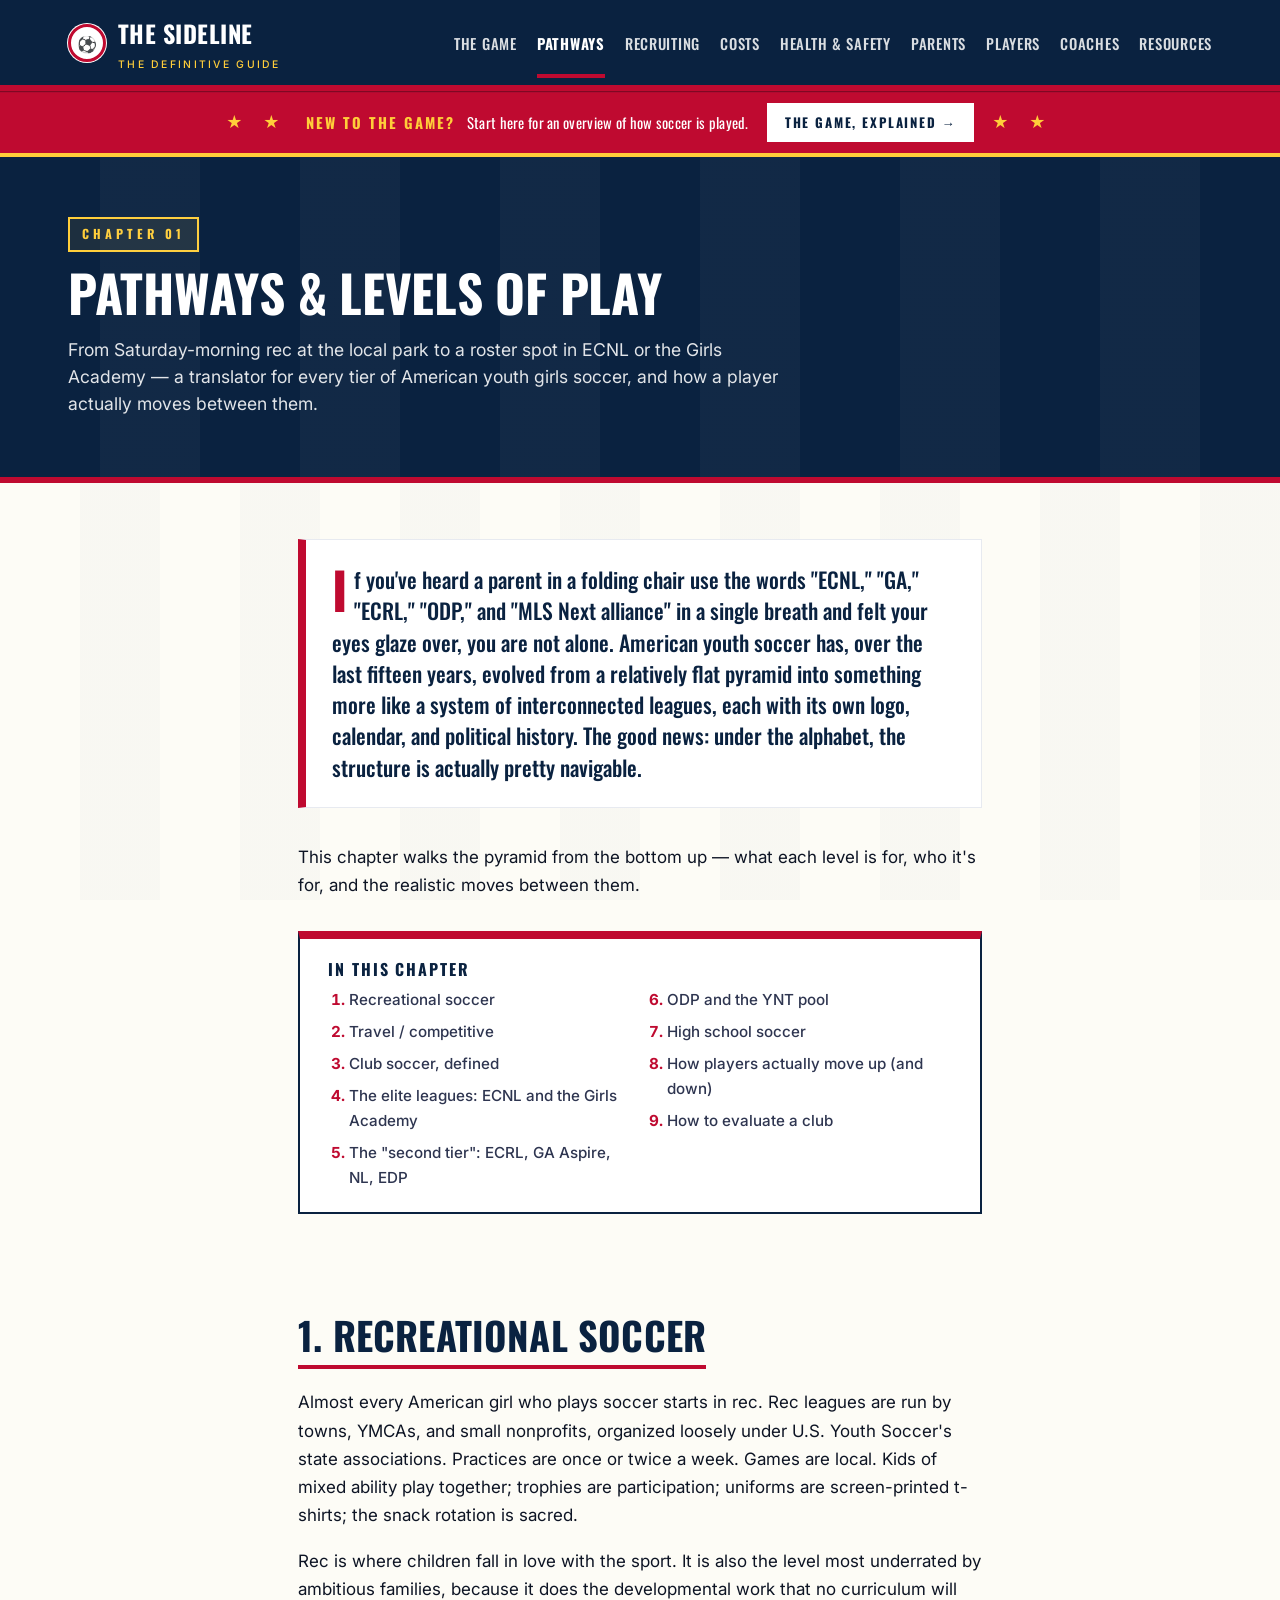
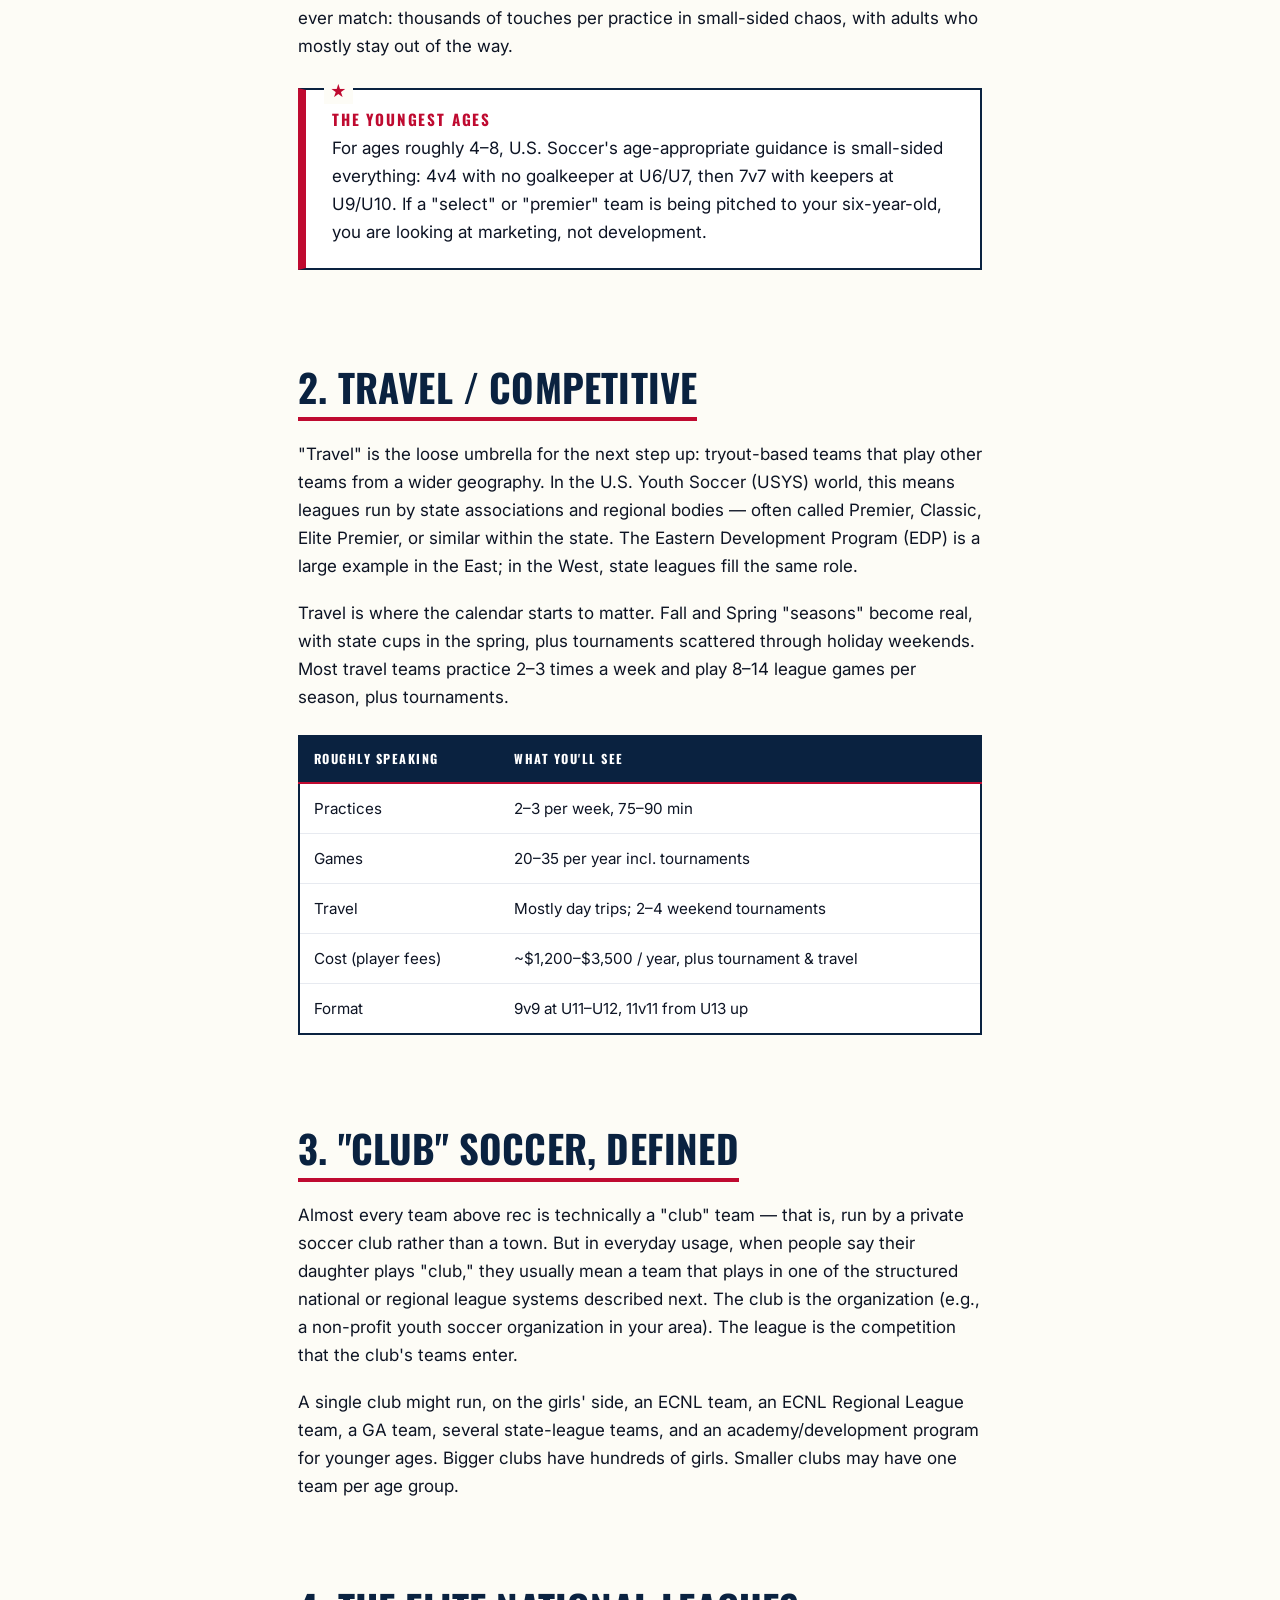
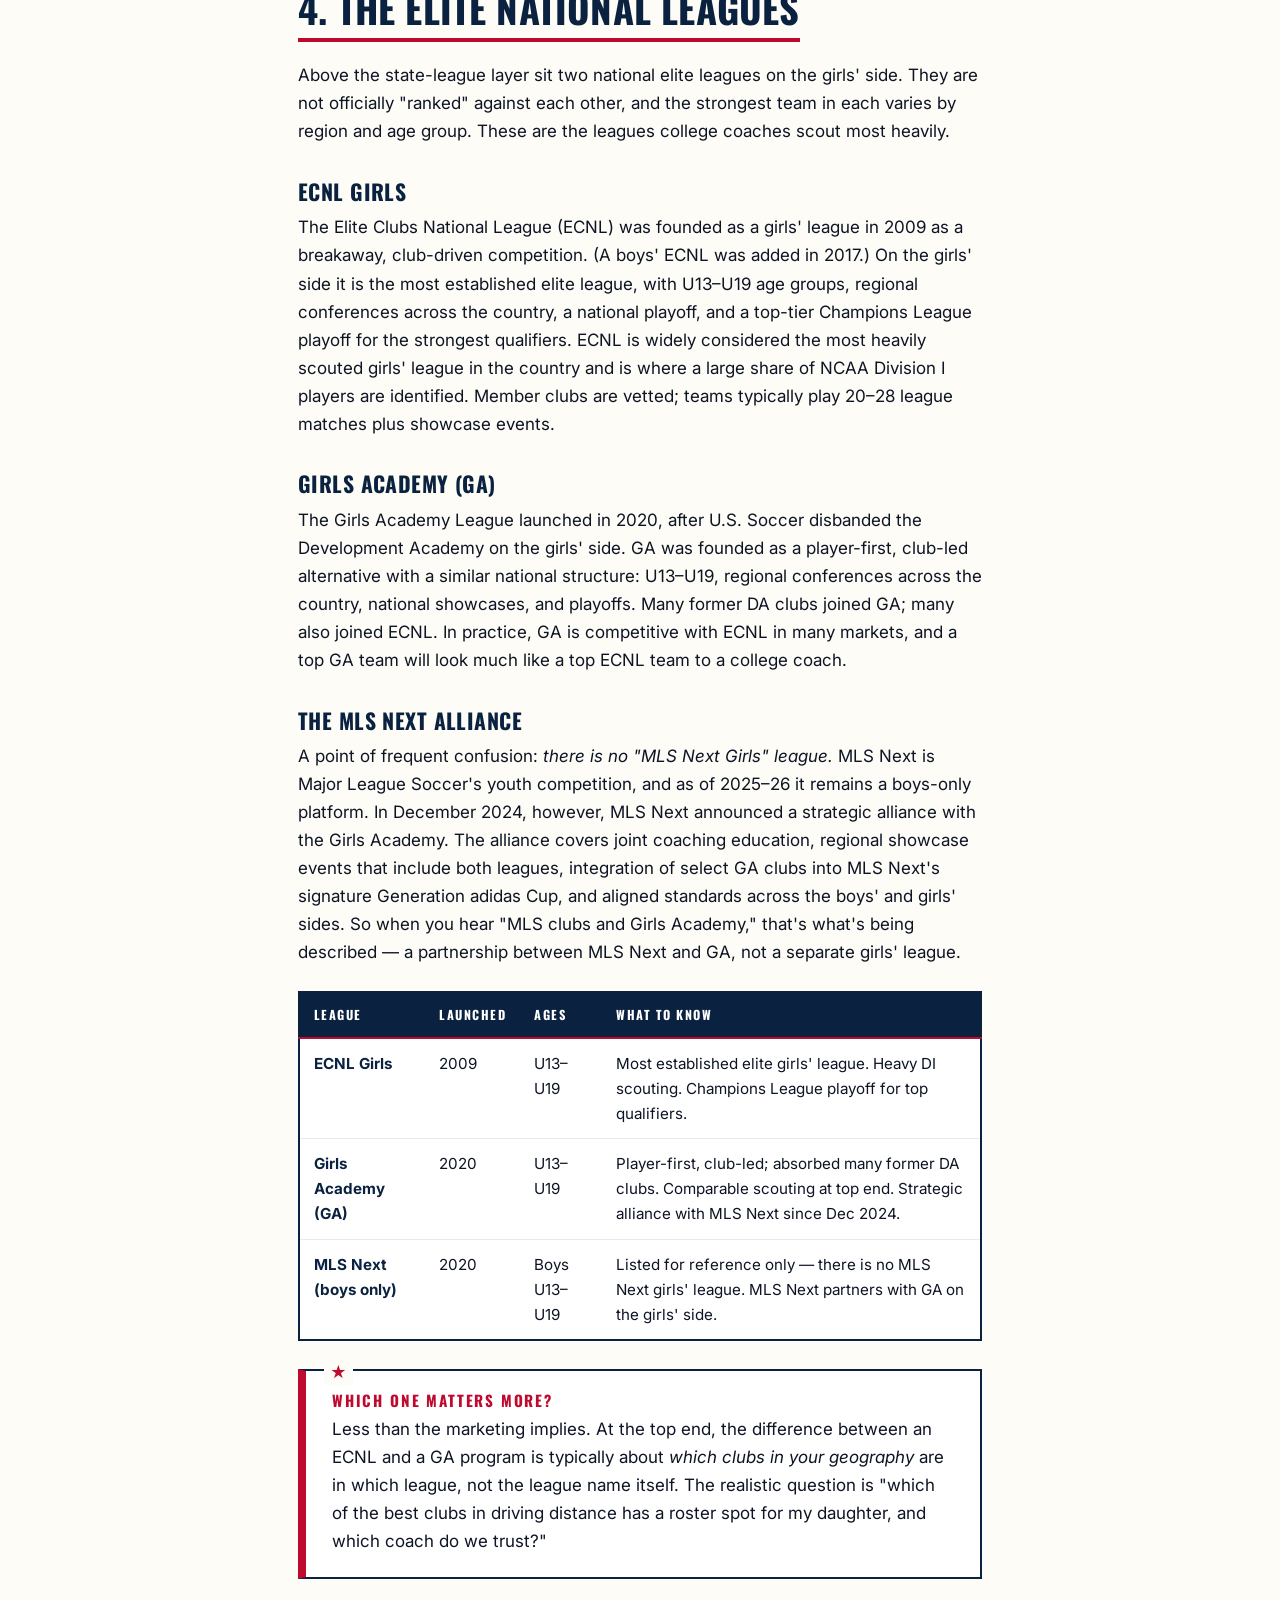
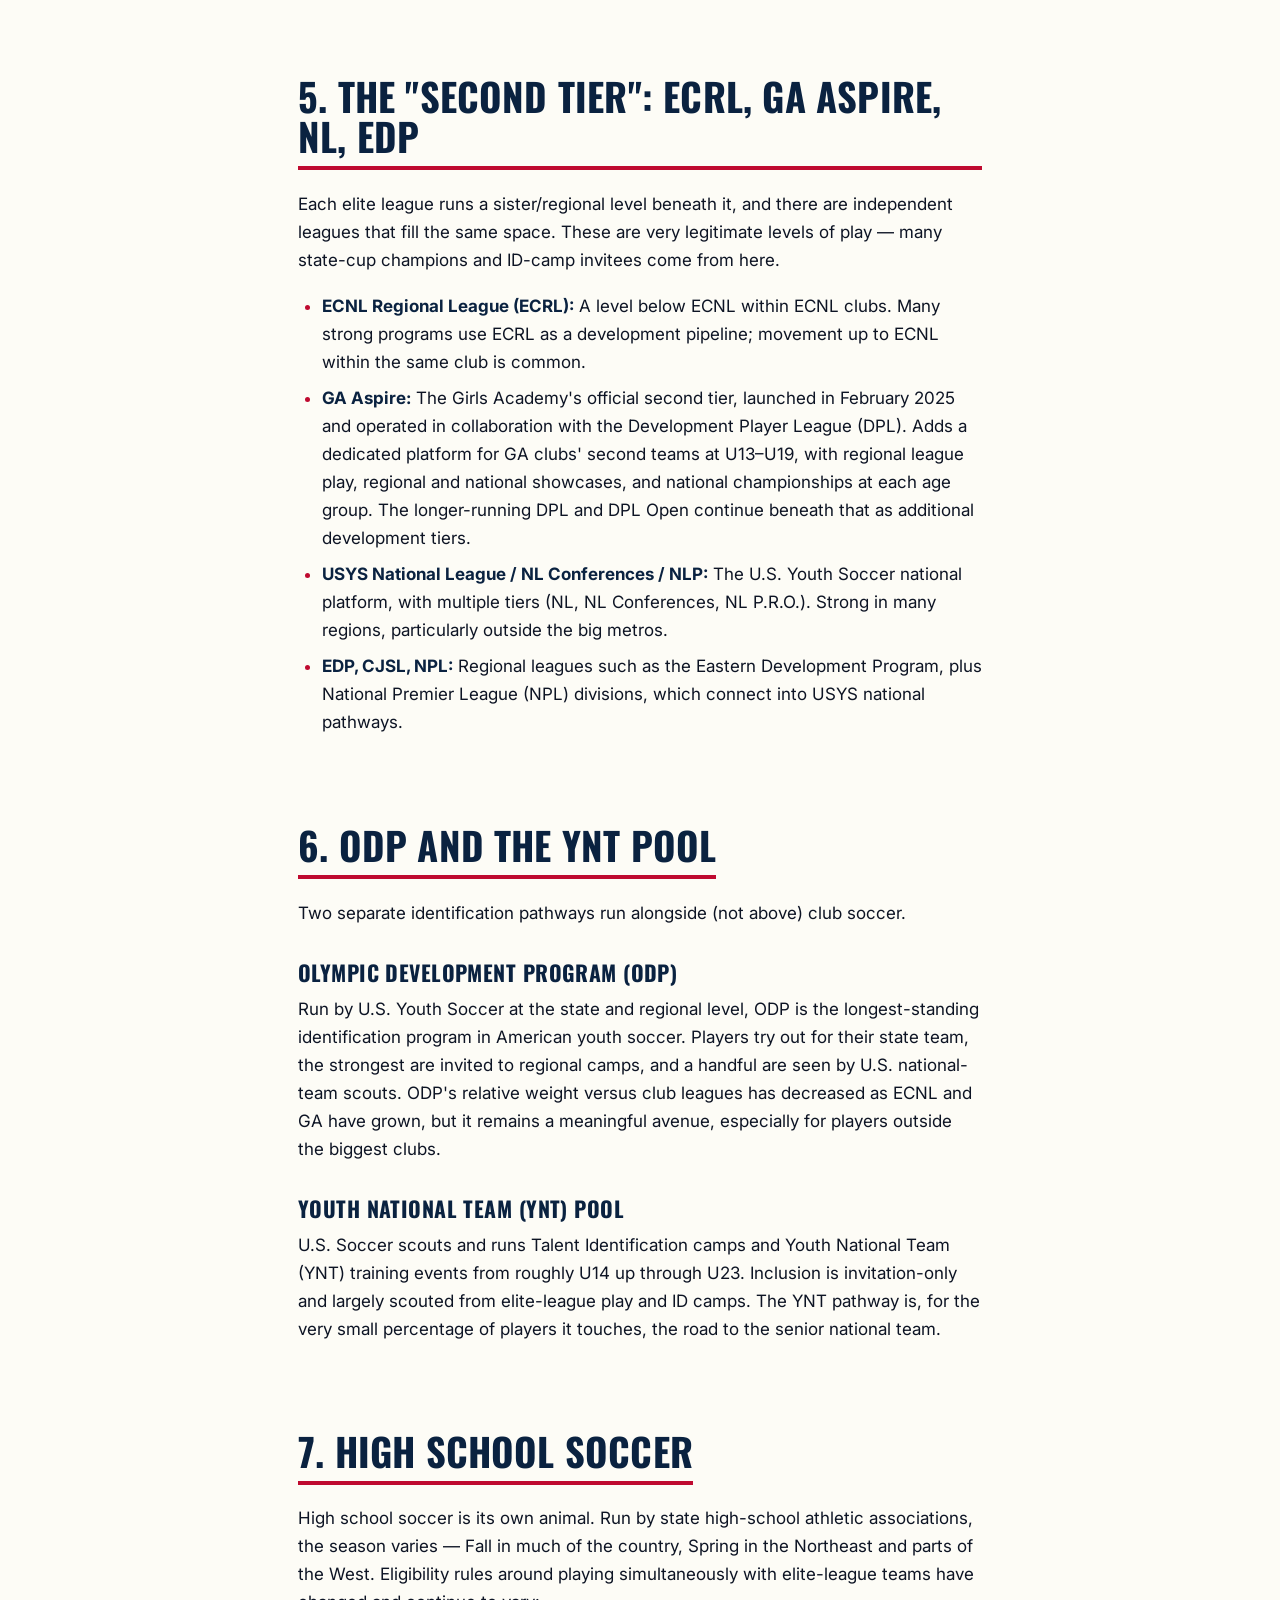
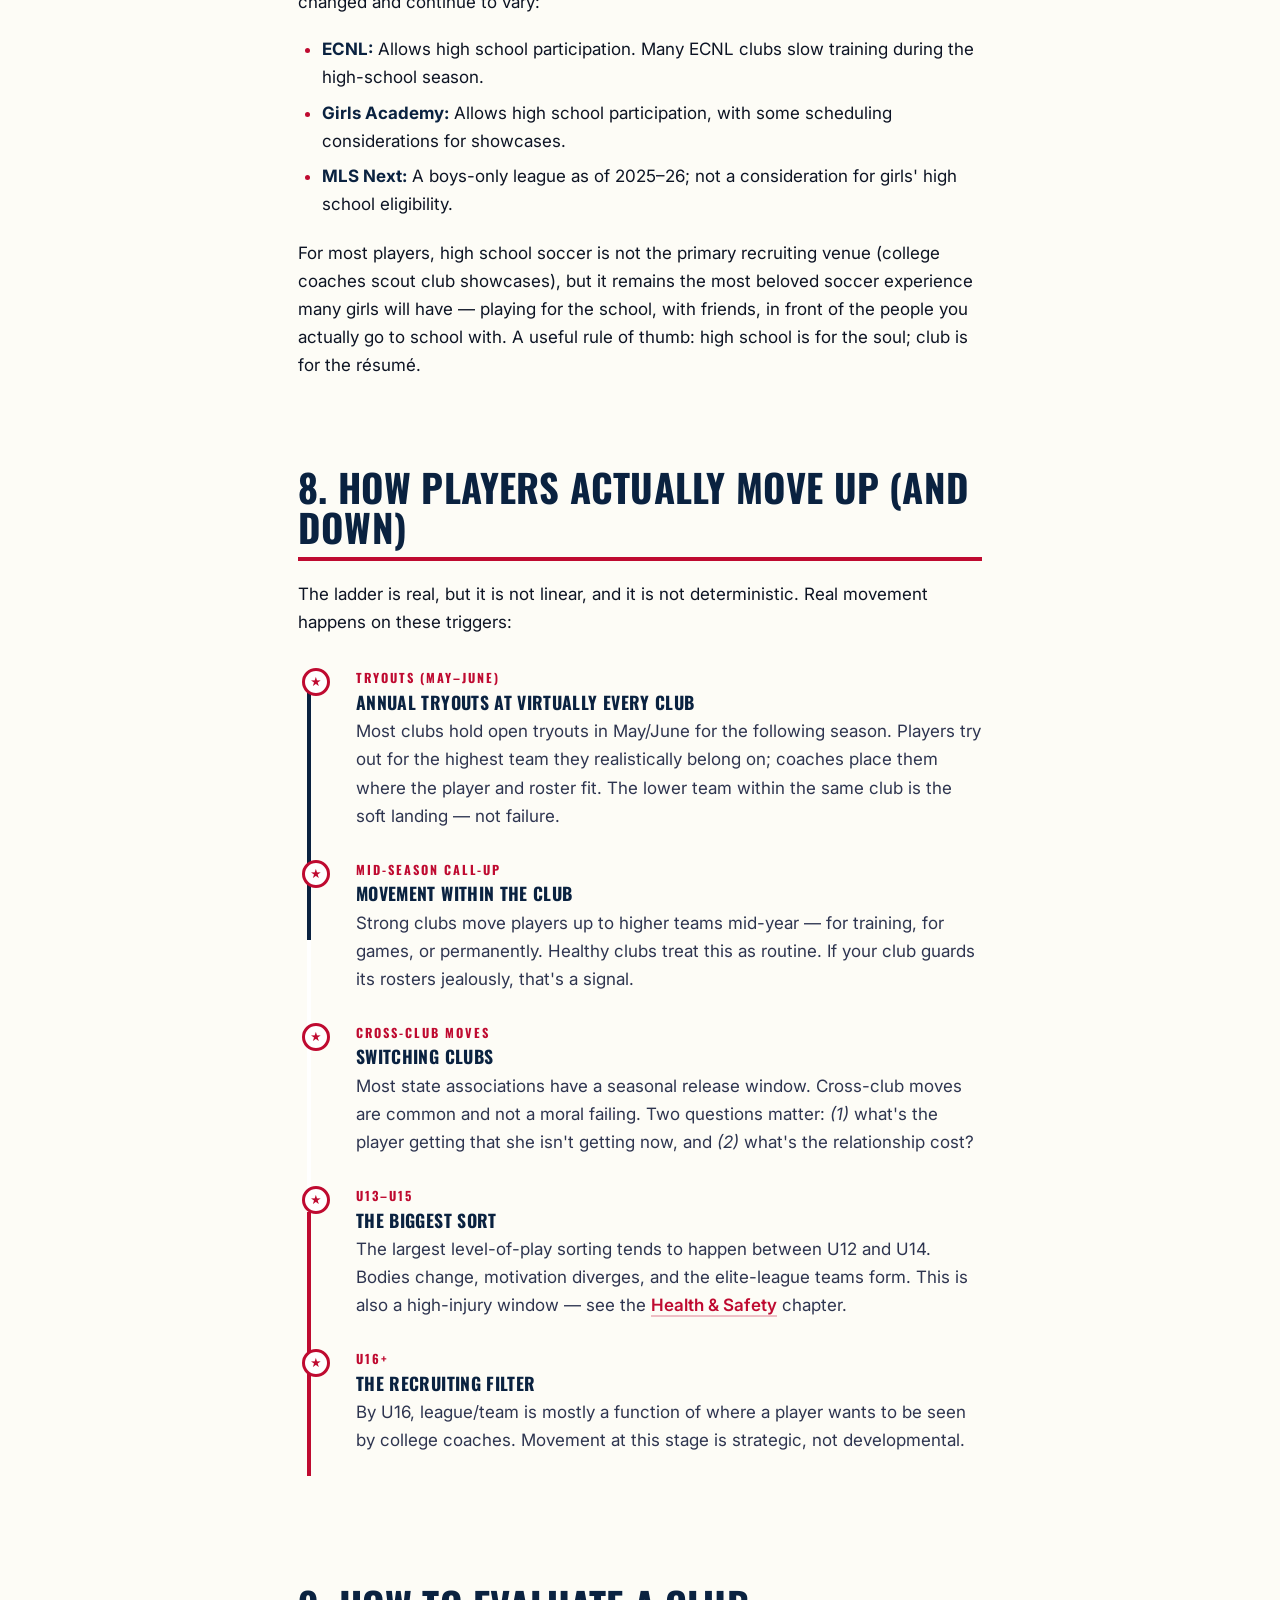
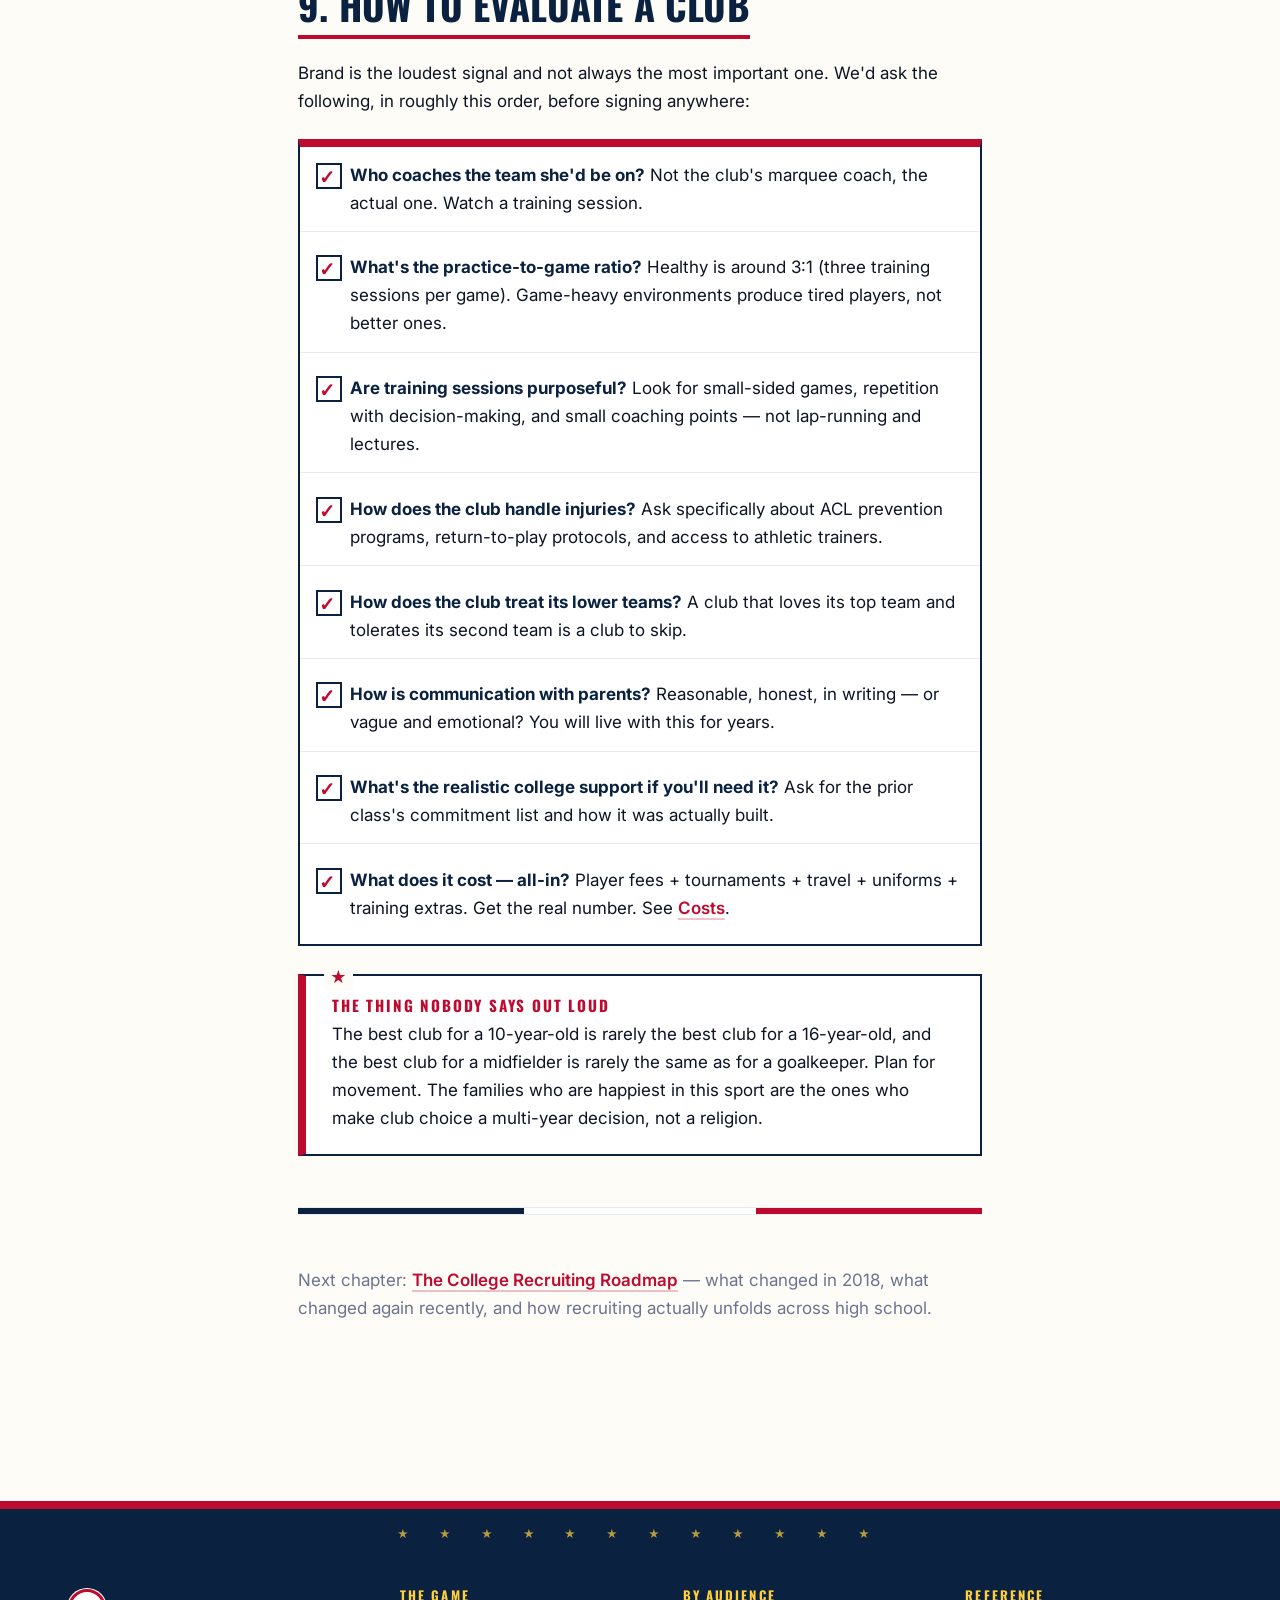
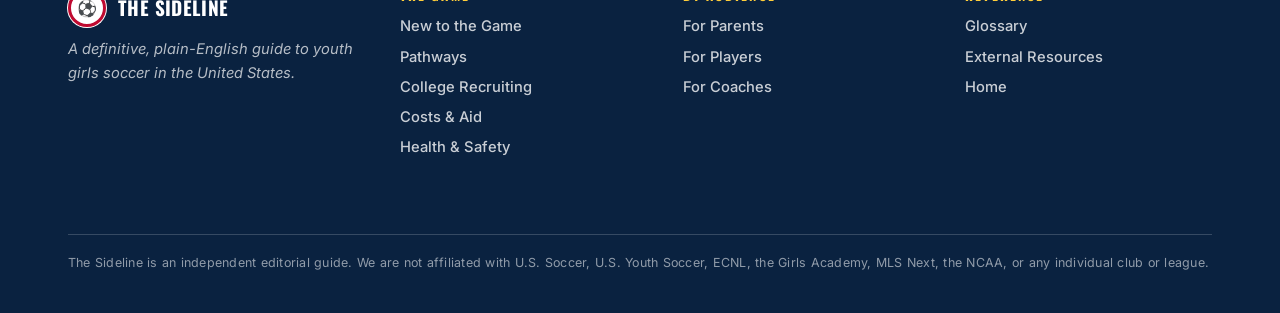
<file: pathways.html>
<!DOCTYPE html>
<html lang="en">
<head>
<meta charset="UTF-8">
<meta name="viewport" content="width=device-width, initial-scale=1">
<title>Pathways &amp; Levels of Play · The Sideline</title>
<meta name="description" content="A clear, editorial map of youth girls soccer in the U.S. — rec, travel, club, ECNL, Girls Academy (and its MLS Next alliance), ECRL, USYS National League, ODP, and the YNT pool.">
<link rel="preconnect" href="https://fonts.googleapis.com">
<link rel="preconnect" href="https://fonts.gstatic.com" crossorigin>
<link href="https://fonts.googleapis.com/css2?family=Oswald:wght@400;500;600;700;800&family=Inter:wght@400;500;600;700&display=swap" rel="stylesheet">
<link rel="stylesheet" href="styles.css">
</head>
<body>

<header class="masthead">
  <div class="wrap">
    <a href="index.html" class="brand">
      <span class="badge">⚽</span>
      <span>The Sideline<small>The Definitive Guide</small></span>
    </a>
    <nav class="primary">
      <a href="thegame.html">The Game</a>
      <a href="pathways.html" class="active">Pathways</a>
      <a href="recruiting.html">Recruiting</a>
      <a href="costs.html">Costs</a>
      <a href="safety.html">Health &amp; Safety</a>
      <a href="parents.html">Parents</a>
      <a href="players.html">Players</a>
      <a href="coaches.html">Coaches</a>
      <a href="resources.html">Resources</a>
    </nav>
  </div>
</header>


<aside class="newcomer-banner" aria-label="New to soccer? Start here.">
  <div class="wrap">
    <span class="star" aria-hidden="true">★ ★</span>
    <div class="msg"><strong>New to the game?</strong> Start here for an overview of how soccer is played.</div>
    <a href="thegame.html" class="cta">The Game, Explained →</a>
    <span class="star" aria-hidden="true">★ ★</span>
  </div>
</aside>

<section class="section-head">
  <div class="wrap">
    <div class="kicker">Chapter 01</div>
    <h1>Pathways &amp; Levels of Play</h1>
    <p class="deck">From Saturday-morning rec at the local park to a roster spot in ECNL or the Girls Academy — a translator for every tier of American youth girls soccer, and how a player actually moves between them.</p>
  </div>
</section>

<article>
  <div class="wrap read">

    <p class="lede">If you've heard a parent in a folding chair use the words "ECNL," "GA," "ECRL," "ODP," and "MLS Next alliance" in a single breath and felt your eyes glaze over, you are not alone. American youth soccer has, over the last fifteen years, evolved from a relatively flat pyramid into something more like a system of interconnected leagues, each with its own logo, calendar, and political history. The good news: under the alphabet, the structure is actually pretty navigable.</p>

    <p>This chapter walks the pyramid from the bottom up — what each level is for, who it's for, and the realistic moves between them.</p>

    <div class="toc">
      <h4>In this chapter</h4>
      <ol>
        <li><a href="#rec">Recreational soccer</a></li>
        <li><a href="#travel">Travel / competitive</a></li>
        <li><a href="#club">Club soccer, defined</a></li>
        <li><a href="#elite">The elite leagues: ECNL and the Girls Academy</a></li>
        <li><a href="#second">The "second tier": ECRL, GA Aspire, NL, EDP</a></li>
        <li><a href="#odp">ODP and the YNT pool</a></li>
        <li><a href="#hs">High school soccer</a></li>
        <li><a href="#move">How players actually move up (and down)</a></li>
        <li><a href="#evaluate">How to evaluate a club</a></li>
      </ol>
    </div>

    <h2 id="rec">1. Recreational soccer</h2>
    <p>Almost every American girl who plays soccer starts in rec. Rec leagues are run by towns, YMCAs, and small nonprofits, organized loosely under U.S. Youth Soccer's state associations. Practices are once or twice a week. Games are local. Kids of mixed ability play together; trophies are participation; uniforms are screen-printed t-shirts; the snack rotation is sacred.</p>

    <p>Rec is where children fall in love with the sport. It is also the level most underrated by ambitious families, because it does the developmental work that no curriculum will ever match: thousands of touches per practice in small-sided chaos, with adults who mostly stay out of the way.</p>

    <div class="pull">
      <h4>The youngest ages</h4>
      <p>For ages roughly 4–8, U.S. Soccer's age-appropriate guidance is small-sided everything: 4v4 with no goalkeeper at U6/U7, then 7v7 with keepers at U9/U10. If a "select" or "premier" team is being pitched to your six-year-old, you are looking at marketing, not development.</p>
    </div>

    <h2 id="travel">2. Travel / competitive</h2>
    <p>"Travel" is the loose umbrella for the next step up: tryout-based teams that play other teams from a wider geography. In the U.S. Youth Soccer (USYS) world, this means leagues run by state associations and regional bodies — often called Premier, Classic, Elite Premier, or similar within the state. The Eastern Development Program (EDP) is a large example in the East; in the West, state leagues fill the same role.</p>

    <p>Travel is where the calendar starts to matter. Fall and Spring "seasons" become real, with state cups in the spring, plus tournaments scattered through holiday weekends. Most travel teams practice 2–3 times a week and play 8–14 league games per season, plus tournaments.</p>

    <table class="tbl">
      <thead><tr><th>Roughly speaking</th><th>What you'll see</th></tr></thead>
      <tbody>
        <tr><td>Practices</td><td>2–3 per week, 75–90 min</td></tr>
        <tr><td>Games</td><td>20–35 per year incl. tournaments</td></tr>
        <tr><td>Travel</td><td>Mostly day trips; 2–4 weekend tournaments</td></tr>
        <tr><td>Cost (player fees)</td><td>~$1,200–$3,500 / year, plus tournament &amp; travel</td></tr>
        <tr><td>Format</td><td>9v9 at U11–U12, 11v11 from U13 up</td></tr>
      </tbody>
    </table>

    <h2 id="club">3. "Club" soccer, defined</h2>
    <p>Almost every team above rec is technically a "club" team — that is, run by a private soccer club rather than a town. But in everyday usage, when people say their daughter plays "club," they usually mean a team that plays in one of the structured national or regional league systems described next. The club is the organization (e.g., a non-profit youth soccer organization in your area). The league is the competition that the club's teams enter.</p>

    <p>A single club might run, on the girls' side, an ECNL team, an ECNL Regional League team, a GA team, several state-league teams, and an academy/development program for younger ages. Bigger clubs have hundreds of girls. Smaller clubs may have one team per age group.</p>

    <h2 id="elite">4. The elite national leagues</h2>
    <p>Above the state-league layer sit two national elite leagues on the girls' side. They are not officially "ranked" against each other, and the strongest team in each varies by region and age group. These are the leagues college coaches scout most heavily.</p>

    <h3>ECNL Girls</h3>
    <p>The Elite Clubs National League (ECNL) was founded as a girls' league in 2009 as a breakaway, club-driven competition. (A boys' ECNL was added in 2017.) On the girls' side it is the most established elite league, with U13–U19 age groups, regional conferences across the country, a national playoff, and a top-tier Champions League playoff for the strongest qualifiers. ECNL is widely considered the most heavily scouted girls' league in the country and is where a large share of NCAA Division I players are identified. Member clubs are vetted; teams typically play 20–28 league matches plus showcase events.</p>

    <h3>Girls Academy (GA)</h3>
    <p>The Girls Academy League launched in 2020, after U.S. Soccer disbanded the Development Academy on the girls' side. GA was founded as a player-first, club-led alternative with a similar national structure: U13–U19, regional conferences across the country, national showcases, and playoffs. Many former DA clubs joined GA; many also joined ECNL. In practice, GA is competitive with ECNL in many markets, and a top GA team will look much like a top ECNL team to a college coach.</p>

    <h3>The MLS Next alliance</h3>
    <p>A point of frequent confusion: <em>there is no "MLS Next Girls" league.</em> MLS Next is Major League Soccer's youth competition, and as of 2025–26 it remains a boys-only platform. In December 2024, however, MLS Next announced a strategic alliance with the Girls Academy. The alliance covers joint coaching education, regional showcase events that include both leagues, integration of select GA clubs into MLS Next's signature Generation adidas Cup, and aligned standards across the boys' and girls' sides. So when you hear "MLS clubs and Girls Academy," that's what's being described — a partnership between MLS Next and GA, not a separate girls' league.</p>

    <table class="tbl">
      <thead><tr><th>League</th><th>Launched</th><th>Ages</th><th>What to know</th></tr></thead>
      <tbody>
        <tr>
          <td><strong>ECNL Girls</strong></td>
          <td>2009</td>
          <td>U13–U19</td>
          <td>Most established elite girls' league. Heavy DI scouting. Champions League playoff for top qualifiers.</td>
        </tr>
        <tr>
          <td><strong>Girls Academy (GA)</strong></td>
          <td>2020</td>
          <td>U13–U19</td>
          <td>Player-first, club-led; absorbed many former DA clubs. Comparable scouting at top end. Strategic alliance with MLS Next since Dec 2024.</td>
        </tr>
        <tr>
          <td><strong>MLS Next (boys only)</strong></td>
          <td>2020</td>
          <td>Boys U13–U19</td>
          <td>Listed for reference only — there is no MLS Next girls' league. MLS Next partners with GA on the girls' side.</td>
        </tr>
      </tbody>
    </table>

    <div class="pull">
      <h4>Which one matters more?</h4>
      <p>Less than the marketing implies. At the top end, the difference between an ECNL and a GA program is typically about <em>which clubs in your geography</em> are in which league, not the league name itself. The realistic question is "which of the best clubs in driving distance has a roster spot for my daughter, and which coach do we trust?"</p>
    </div>

    <h2 id="second">5. The "second tier": ECRL, GA Aspire, NL, EDP</h2>
    <p>Each elite league runs a sister/regional level beneath it, and there are independent leagues that fill the same space. These are very legitimate levels of play — many state-cup champions and ID-camp invitees come from here.</p>

    <ul>
      <li><strong>ECNL Regional League (ECRL):</strong> A level below ECNL within ECNL clubs. Many strong programs use ECRL as a development pipeline; movement up to ECNL within the same club is common.</li>
      <li><strong>GA Aspire:</strong> The Girls Academy's official second tier, launched in February 2025 and operated in collaboration with the Development Player League (DPL). Adds a dedicated platform for GA clubs' second teams at U13–U19, with regional league play, regional and national showcases, and national championships at each age group. The longer-running DPL and DPL Open continue beneath that as additional development tiers.</li>
      <li><strong>USYS National League / NL Conferences / NLP:</strong> The U.S. Youth Soccer national platform, with multiple tiers (NL, NL Conferences, NL P.R.O.). Strong in many regions, particularly outside the big metros.</li>
      <li><strong>EDP, CJSL, NPL:</strong> Regional leagues such as the Eastern Development Program, plus National Premier League (NPL) divisions, which connect into USYS national pathways.</li>
    </ul>

    <h2 id="odp">6. ODP and the YNT pool</h2>
    <p>Two separate identification pathways run alongside (not above) club soccer.</p>

    <h3>Olympic Development Program (ODP)</h3>
    <p>Run by U.S. Youth Soccer at the state and regional level, ODP is the longest-standing identification program in American youth soccer. Players try out for their state team, the strongest are invited to regional camps, and a handful are seen by U.S. national-team scouts. ODP's relative weight versus club leagues has decreased as ECNL and GA have grown, but it remains a meaningful avenue, especially for players outside the biggest clubs.</p>

    <h3>Youth National Team (YNT) pool</h3>
    <p>U.S. Soccer scouts and runs Talent Identification camps and Youth National Team (YNT) training events from roughly U14 up through U23. Inclusion is invitation-only and largely scouted from elite-league play and ID camps. The YNT pathway is, for the very small percentage of players it touches, the road to the senior national team.</p>

    <h2 id="hs">7. High school soccer</h2>
    <p>High school soccer is its own animal. Run by state high-school athletic associations, the season varies — Fall in much of the country, Spring in the Northeast and parts of the West. Eligibility rules around playing simultaneously with elite-league teams have changed and continue to vary:</p>

    <ul>
      <li><strong>ECNL:</strong> Allows high school participation. Many ECNL clubs slow training during the high-school season.</li>
      <li><strong>Girls Academy:</strong> Allows high school participation, with some scheduling considerations for showcases.</li>
      <li><strong>MLS Next:</strong> A boys-only league as of 2025–26; not a consideration for girls' high school eligibility.</li>
    </ul>

    <p>For most players, high school soccer is not the primary recruiting venue (college coaches scout club showcases), but it remains the most beloved soccer experience many girls will have — playing for the school, with friends, in front of the people you actually go to school with. A useful rule of thumb: high school is for the soul; club is for the résumé.</p>

    <h2 id="move">8. How players actually move up (and down)</h2>
    <p>The ladder is real, but it is not linear, and it is not deterministic. Real movement happens on these triggers:</p>

    <div class="timeline">
      <div class="step">
        <div class="when">Tryouts (May–June)</div>
        <h3>Annual tryouts at virtually every club</h3>
        <p>Most clubs hold open tryouts in May/June for the following season. Players try out for the highest team they realistically belong on; coaches place them where the player and roster fit. The lower team within the same club is the soft landing — not failure.</p>
      </div>
      <div class="step">
        <div class="when">Mid-season call-up</div>
        <h3>Movement within the club</h3>
        <p>Strong clubs move players up to higher teams mid-year — for training, for games, or permanently. Healthy clubs treat this as routine. If your club guards its rosters jealously, that's a signal.</p>
      </div>
      <div class="step">
        <div class="when">Cross-club moves</div>
        <h3>Switching clubs</h3>
        <p>Most state associations have a seasonal release window. Cross-club moves are common and not a moral failing. Two questions matter: <em>(1)</em> what's the player getting that she isn't getting now, and <em>(2)</em> what's the relationship cost?</p>
      </div>
      <div class="step">
        <div class="when">U13–U15</div>
        <h3>The biggest sort</h3>
        <p>The largest level-of-play sorting tends to happen between U12 and U14. Bodies change, motivation diverges, and the elite-league teams form. This is also a high-injury window — see the <a href="safety.html">Health &amp; Safety</a> chapter.</p>
      </div>
      <div class="step">
        <div class="when">U16+</div>
        <h3>The recruiting filter</h3>
        <p>By U16, league/team is mostly a function of where a player wants to be seen by college coaches. Movement at this stage is strategic, not developmental.</p>
      </div>
    </div>

    <h2 id="evaluate">9. How to evaluate a club</h2>
    <p>Brand is the loudest signal and not always the most important one. We'd ask the following, in roughly this order, before signing anywhere:</p>

    <ul class="checklist">
      <li><strong>Who coaches the team she'd be on?</strong> Not the club's marquee coach, the actual one. Watch a training session.</li>
      <li><strong>What's the practice-to-game ratio?</strong> Healthy is around 3:1 (three training sessions per game). Game-heavy environments produce tired players, not better ones.</li>
      <li><strong>Are training sessions purposeful?</strong> Look for small-sided games, repetition with decision-making, and small coaching points — not lap-running and lectures.</li>
      <li><strong>How does the club handle injuries?</strong> Ask specifically about ACL prevention programs, return-to-play protocols, and access to athletic trainers.</li>
      <li><strong>How does the club treat its lower teams?</strong> A club that loves its top team and tolerates its second team is a club to skip.</li>
      <li><strong>How is communication with parents?</strong> Reasonable, honest, in writing — or vague and emotional? You will live with this for years.</li>
      <li><strong>What's the realistic college support if you'll need it?</strong> Ask for the prior class's commitment list and how it was actually built.</li>
      <li><strong>What does it cost — all-in?</strong> Player fees + tournaments + travel + uniforms + training extras. Get the real number. See <a href="costs.html">Costs</a>.</li>
    </ul>

    <div class="pull">
      <h4>The thing nobody says out loud</h4>
      <p>The best club for a 10-year-old is rarely the best club for a 16-year-old, and the best club for a midfielder is rarely the same as for a goalkeeper. Plan for movement. The families who are happiest in this sport are the ones who make club choice a multi-year decision, not a religion.</p>
    </div>

    <hr>

    <p class="muted">Next chapter: <a href="recruiting.html">The College Recruiting Roadmap</a> — what changed in 2018, what changed again recently, and how recruiting actually unfolds across high school.</p>

  </div>
</article>

<footer class="foot">
  <div class="wrap">
    <div>
      <div class="brand" style="font-size:1.2rem;margin-bottom:10px">
        <span class="badge">⚽</span>
        <span>The Sideline</span>
      </div>
      <p class="colophon">A definitive, plain-English guide to youth girls soccer in the United States.</p>
    </div>
    <div>
      <h5>The Game</h5>
      <ul>
        <li><a href="thegame.html">New to the Game</a></li>
        <li><a href="pathways.html">Pathways</a></li>
        <li><a href="recruiting.html">College Recruiting</a></li>
        <li><a href="costs.html">Costs &amp; Aid</a></li>
        <li><a href="safety.html">Health &amp; Safety</a></li>
      </ul>
    </div>
    <div>
      <h5>By Audience</h5>
      <ul>
        <li><a href="parents.html">For Parents</a></li>
        <li><a href="players.html">For Players</a></li>
        <li><a href="coaches.html">For Coaches</a></li>
      </ul>
    </div>
    <div>
      <h5>Reference</h5>
      <ul>
        <li><a href="resources.html#glossary">Glossary</a></li>
        <li><a href="resources.html#external">External Resources</a></li>
        <li><a href="index.html">Home</a></li>
      </ul>
    </div>
    <div class="disclaimer" style="grid-column:1/-1">
      The Sideline is an independent editorial guide. We are not affiliated with U.S. Soccer, U.S. Youth Soccer, ECNL, the Girls Academy, MLS Next, the NCAA, or any individual club or league.
    </div>
  </div>
</footer>

</body>
</html>
</file>
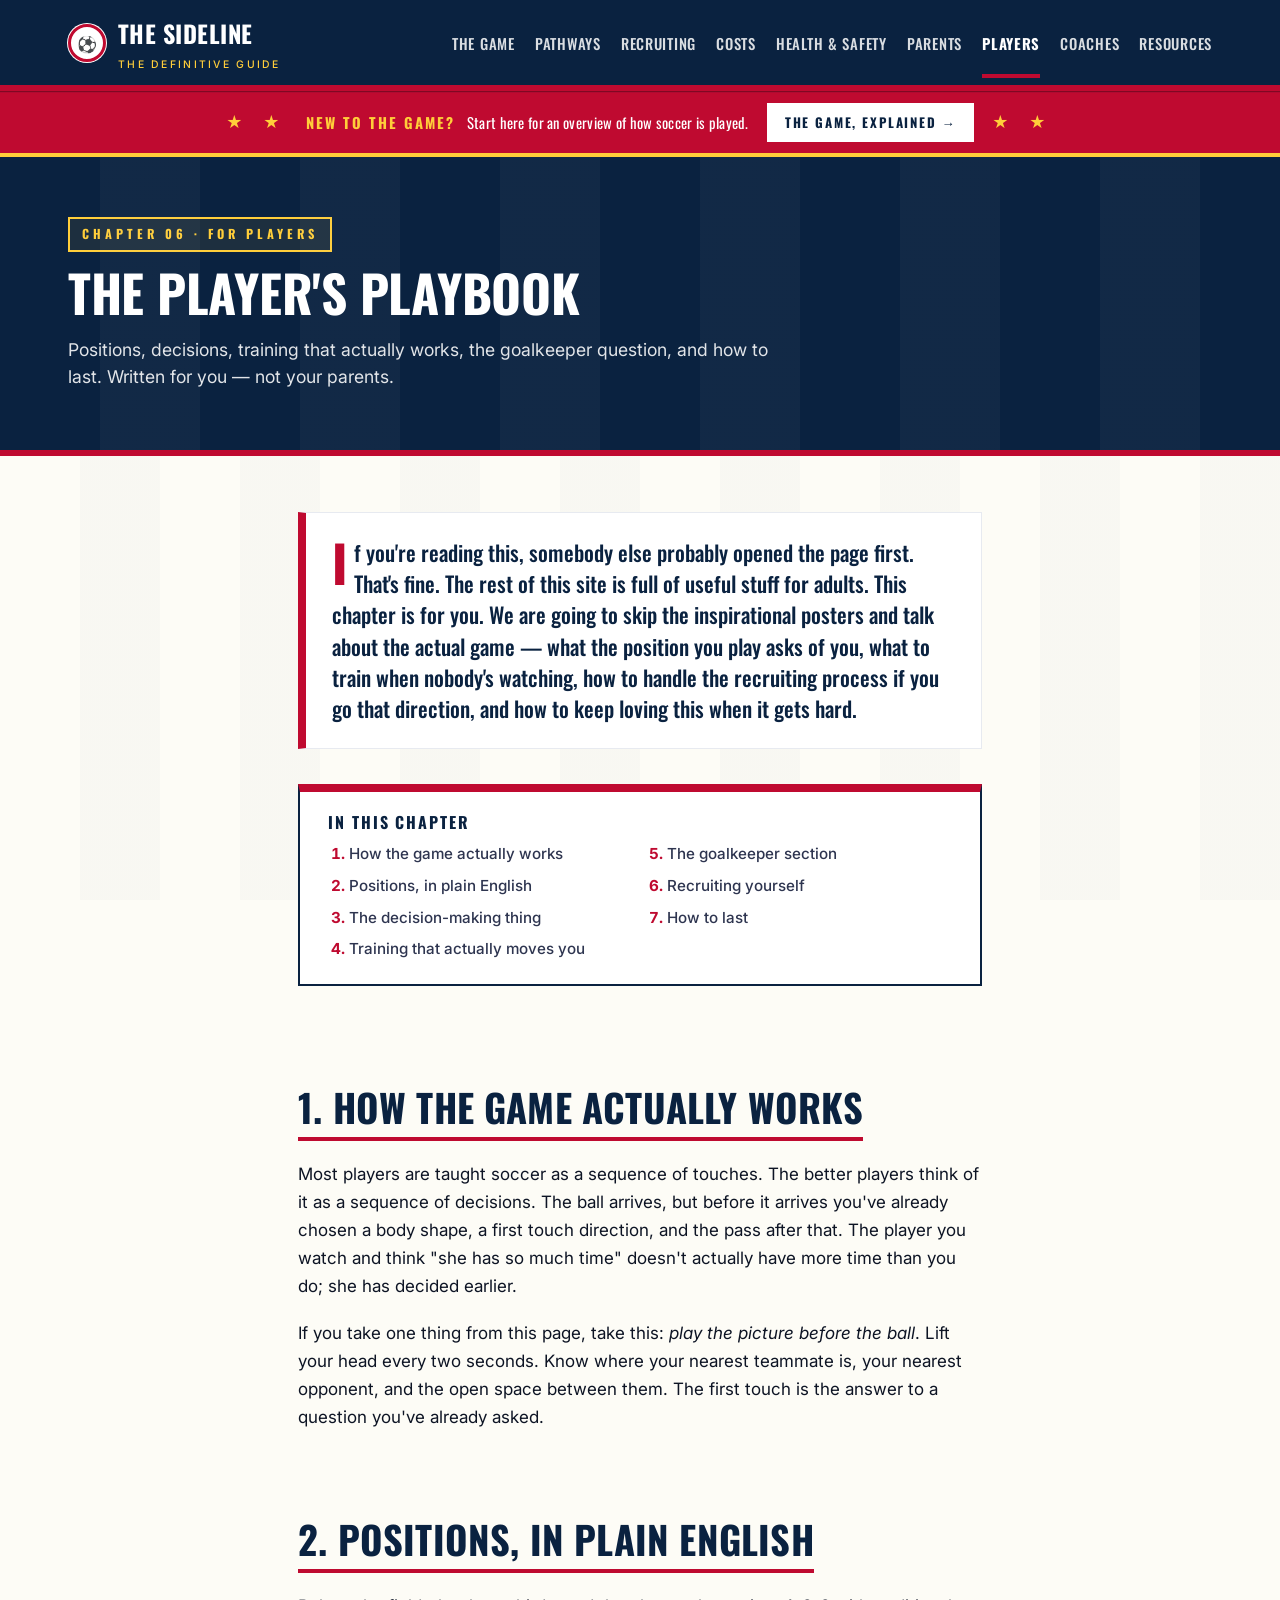
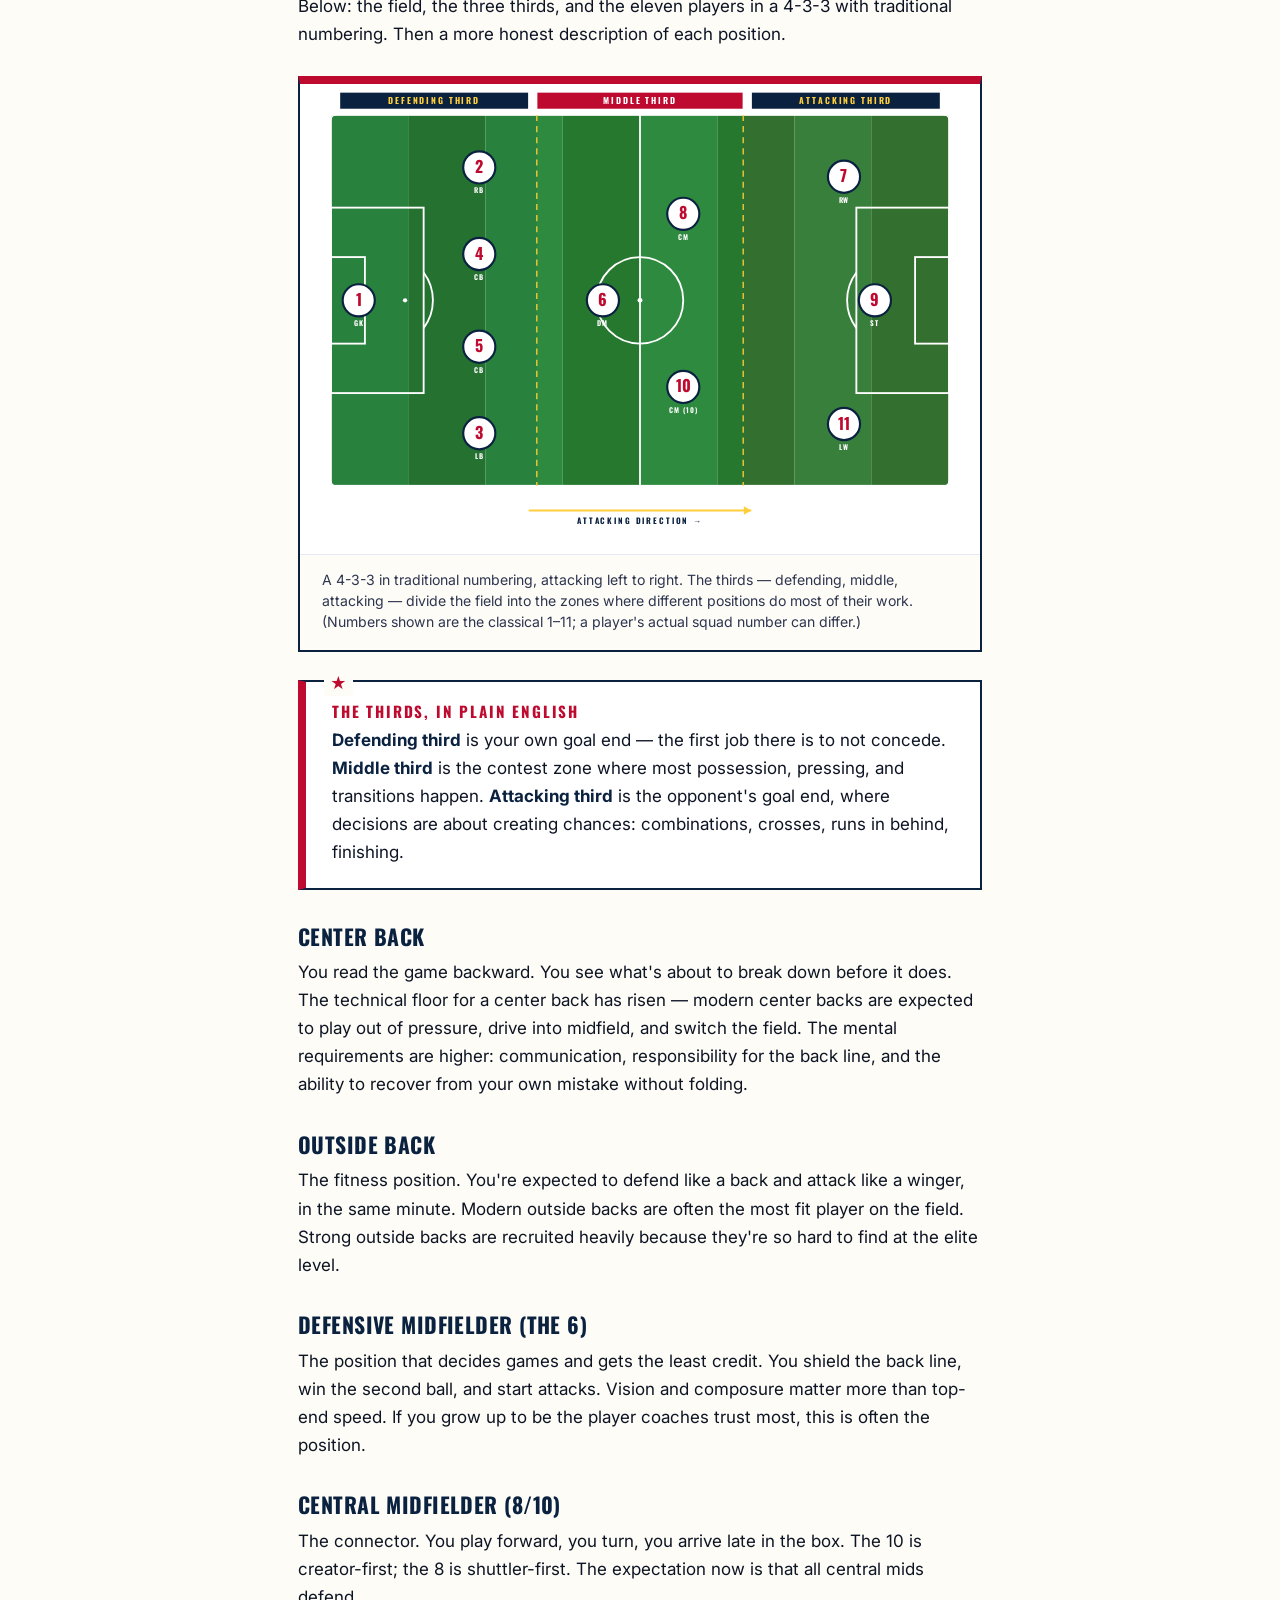
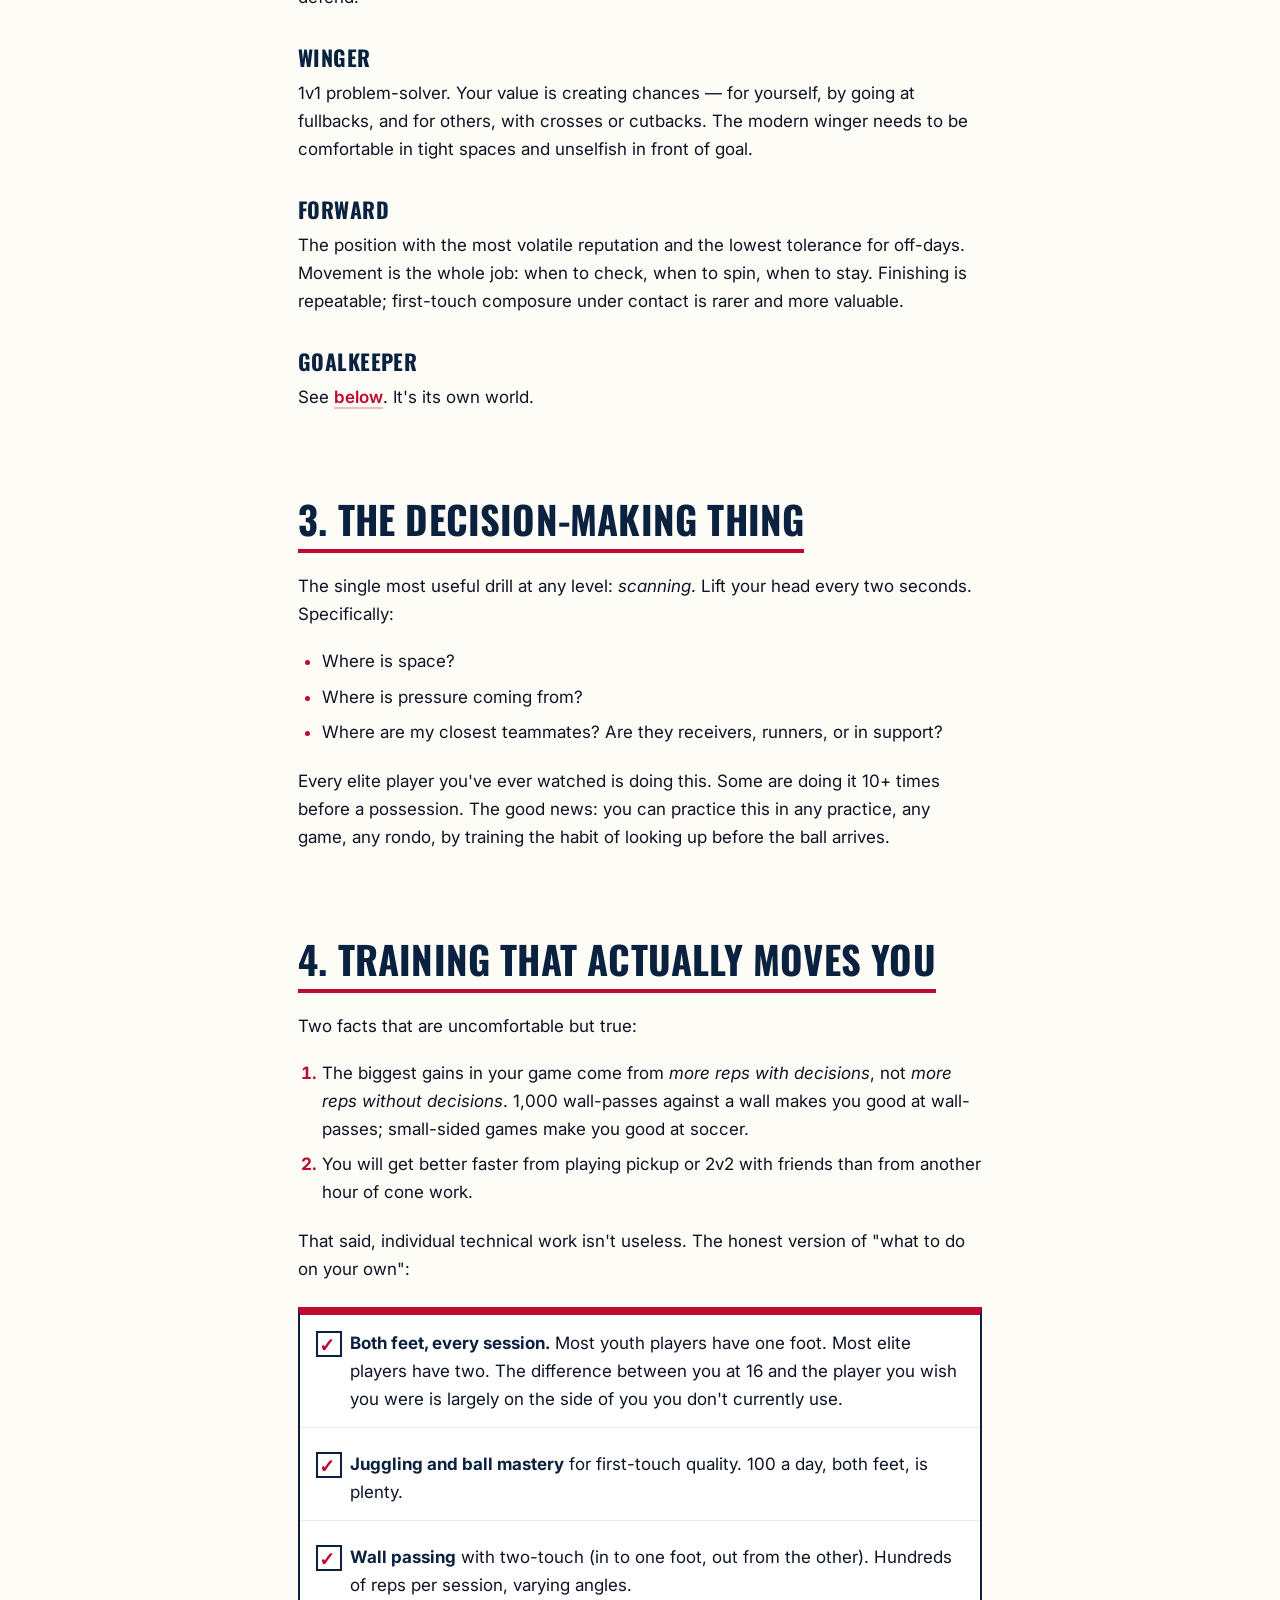
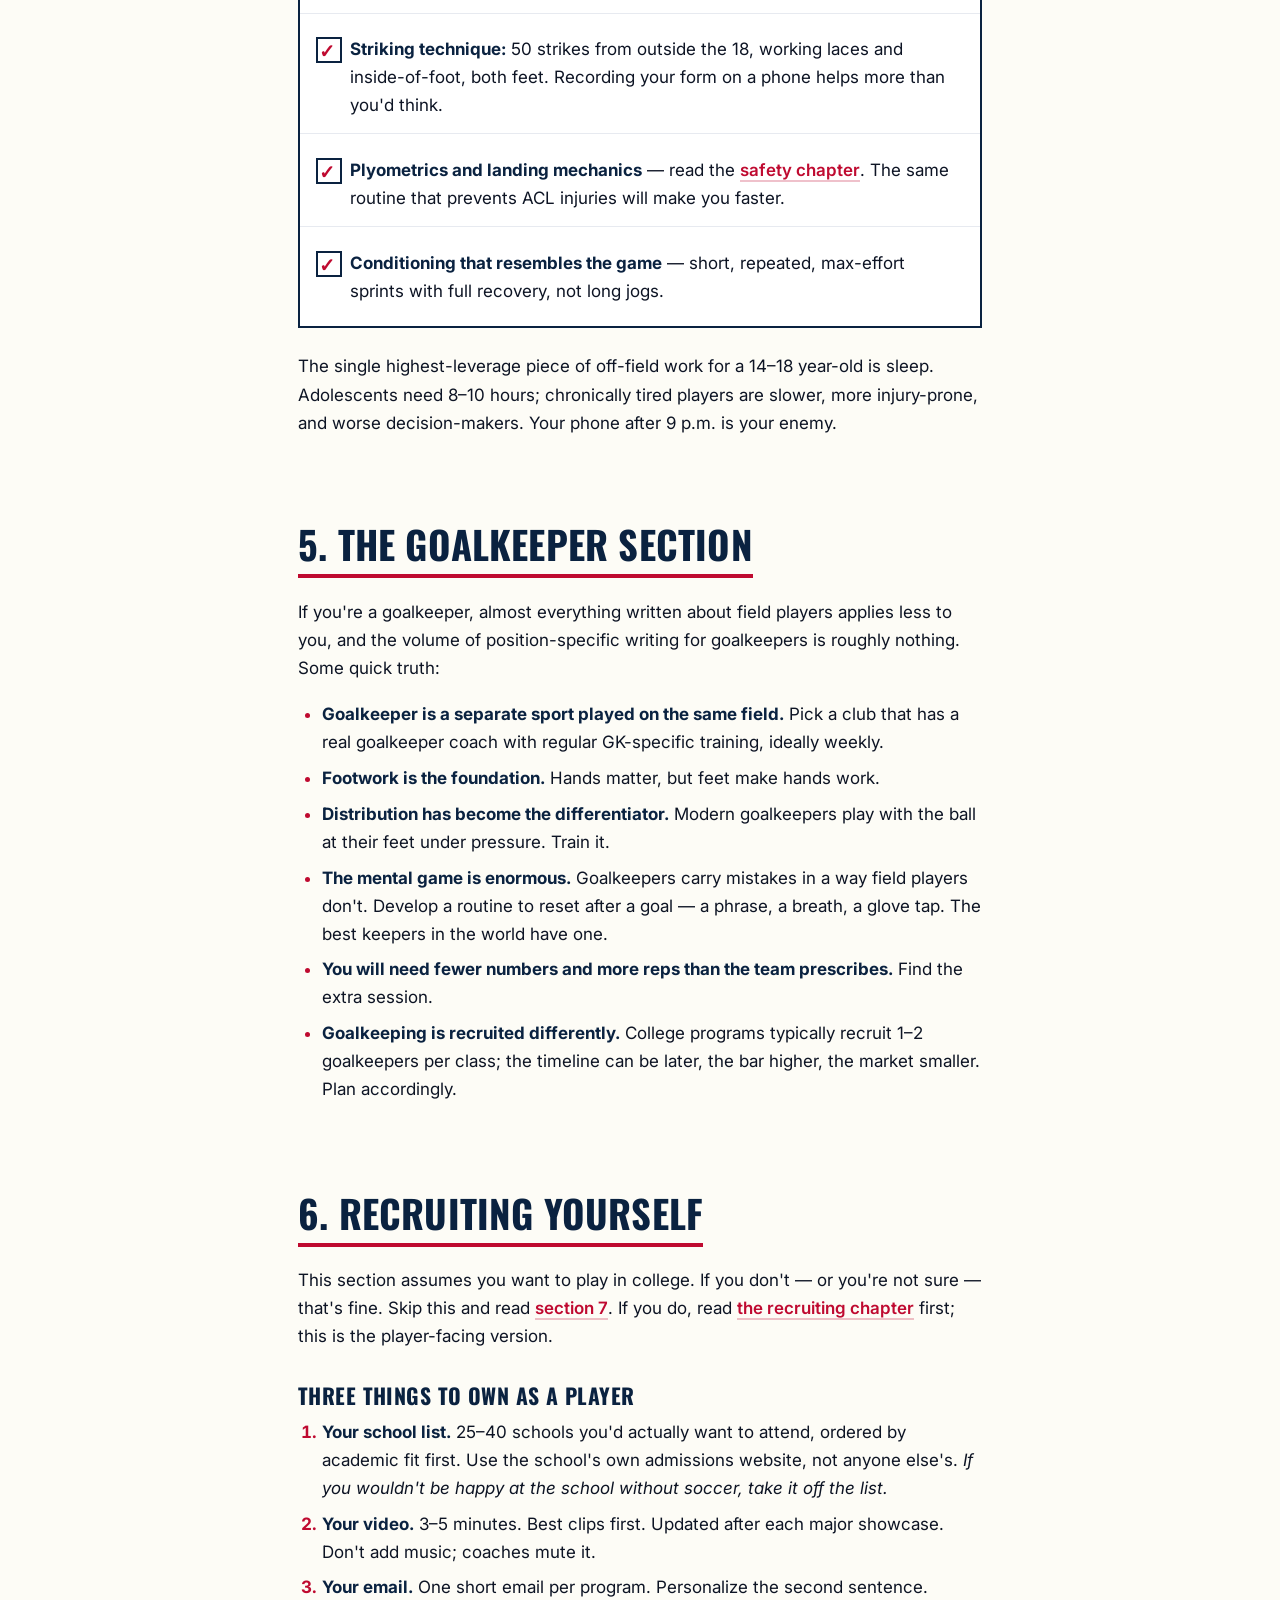
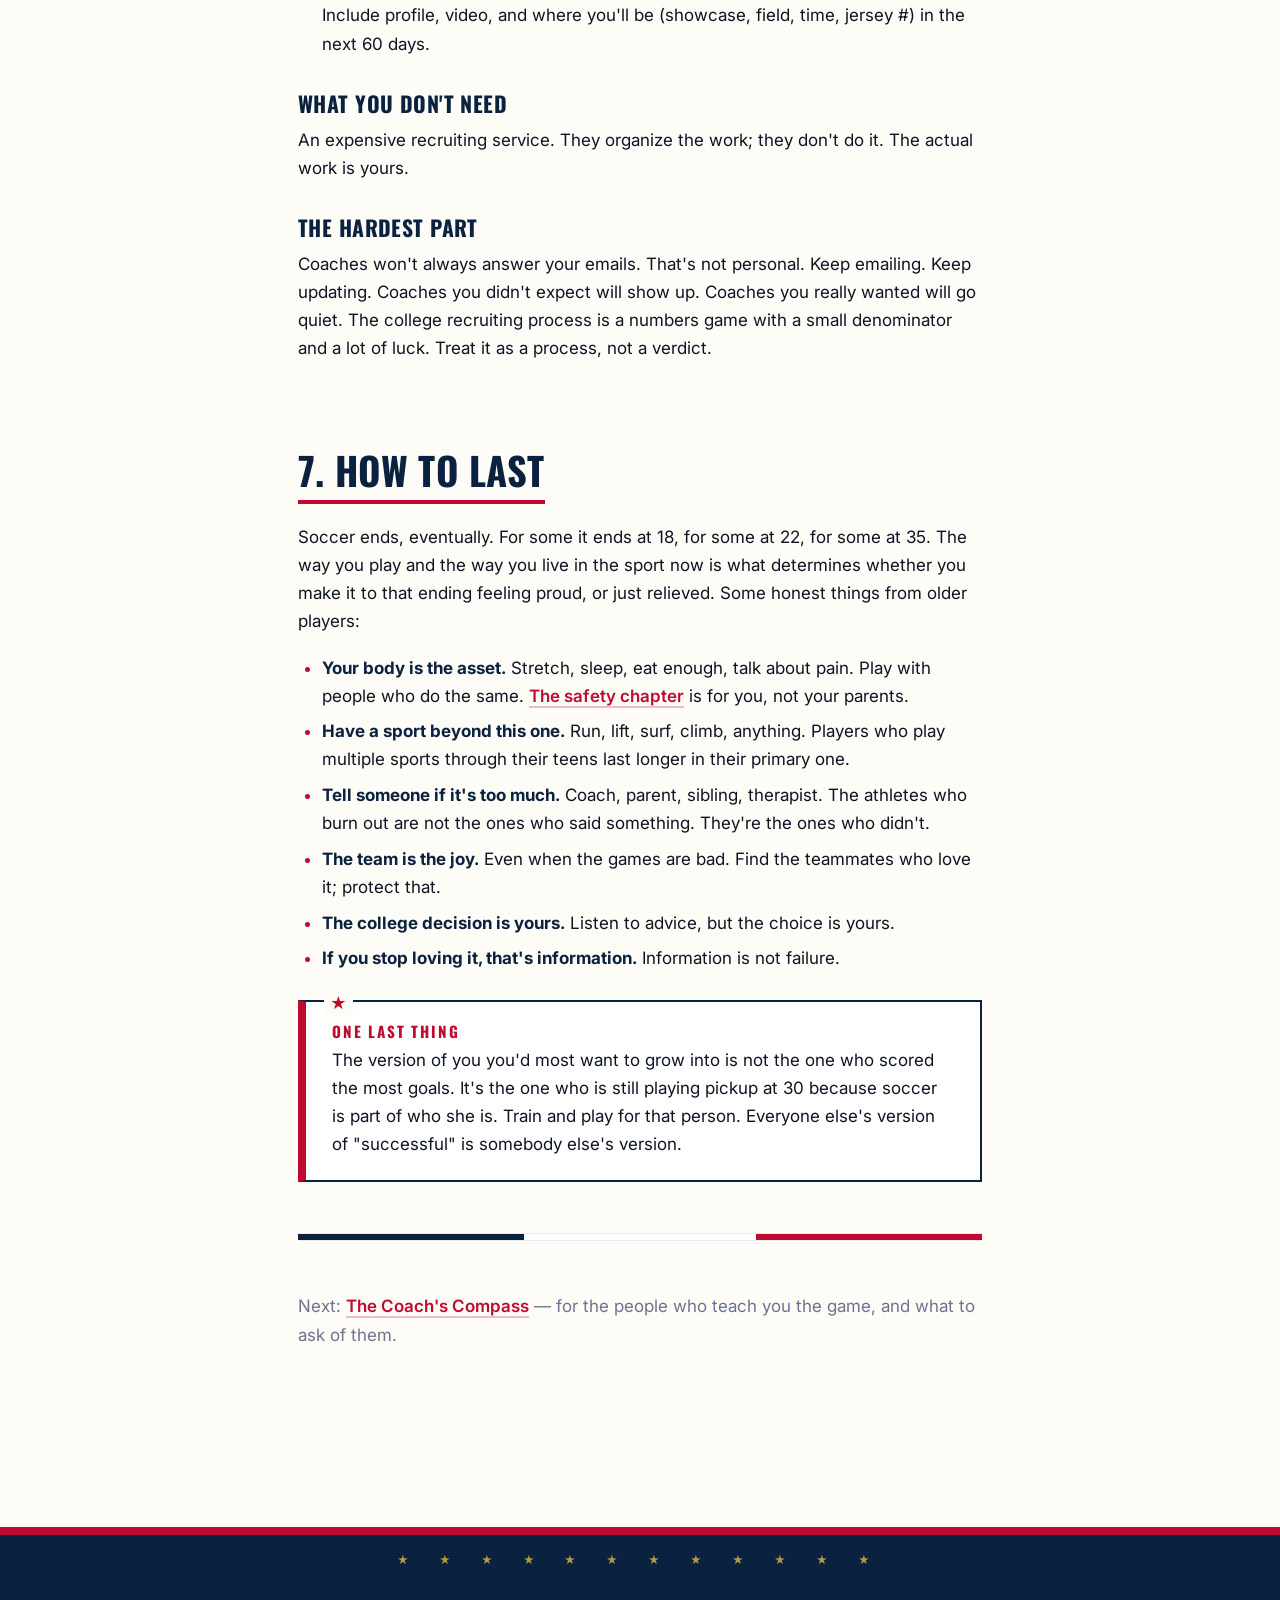
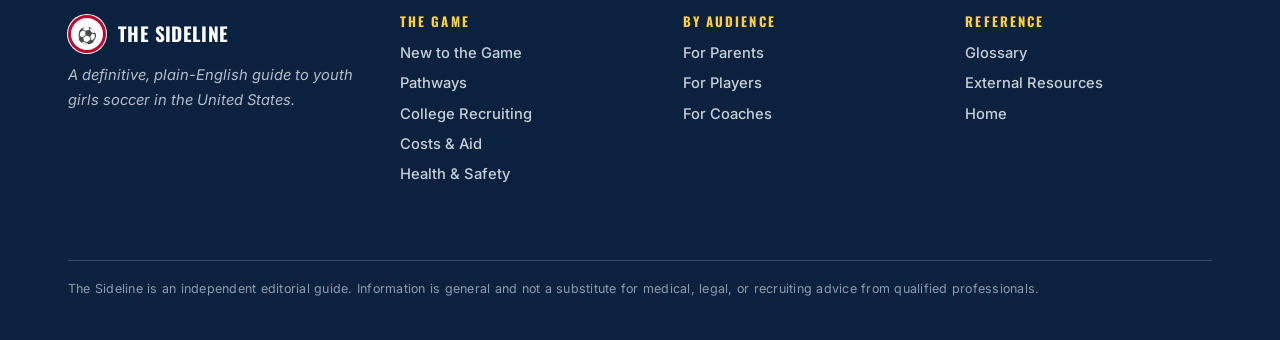
<file: players.html>
<!DOCTYPE html>
<html lang="en">
<head>
<meta charset="UTF-8">
<meta name="viewport" content="width=device-width, initial-scale=1">
<title>The Player's Playbook · The Sideline</title>
<meta name="description" content="A direct, no-fluff guide for youth girls soccer players — positions, training that actually works, recruiting, the goalkeeper question, and the long view.">
<link rel="preconnect" href="https://fonts.googleapis.com">
<link rel="preconnect" href="https://fonts.gstatic.com" crossorigin>
<link href="https://fonts.googleapis.com/css2?family=Oswald:wght@400;500;600;700;800&family=Inter:wght@400;500;600;700&display=swap" rel="stylesheet">
<link rel="stylesheet" href="styles.css">
</head>
<body>

<header class="masthead">
  <div class="wrap">
    <a href="index.html" class="brand">
      <span class="badge">⚽</span>
      <span>The Sideline<small>The Definitive Guide</small></span>
    </a>
    <nav class="primary">
      <a href="thegame.html">The Game</a>
      <a href="pathways.html">Pathways</a>
      <a href="recruiting.html">Recruiting</a>
      <a href="costs.html">Costs</a>
      <a href="safety.html">Health &amp; Safety</a>
      <a href="parents.html">Parents</a>
      <a href="players.html" class="active">Players</a>
      <a href="coaches.html">Coaches</a>
      <a href="resources.html">Resources</a>
    </nav>
  </div>
</header>


<aside class="newcomer-banner" aria-label="New to soccer? Start here.">
  <div class="wrap">
    <span class="star" aria-hidden="true">★ ★</span>
    <div class="msg"><strong>New to the game?</strong> Start here for an overview of how soccer is played.</div>
    <a href="thegame.html" class="cta">The Game, Explained →</a>
    <span class="star" aria-hidden="true">★ ★</span>
  </div>
</aside>

<section class="section-head">
  <div class="wrap">
    <div class="kicker">Chapter 06 · For players</div>
    <h1>The Player's Playbook</h1>
    <p class="deck">Positions, decisions, training that actually works, the goalkeeper question, and how to last. Written for you — not your parents.</p>
  </div>
</section>

<article>
  <div class="wrap read">

    <p class="lede">If you're reading this, somebody else probably opened the page first. That's fine. The rest of this site is full of useful stuff for adults. This chapter is for you. We are going to skip the inspirational posters and talk about the actual game — what the position you play asks of you, what to train when nobody's watching, how to handle the recruiting process if you go that direction, and how to keep loving this when it gets hard.</p>

    <div class="toc">
      <h4>In this chapter</h4>
      <ol>
        <li><a href="#play">How the game actually works</a></li>
        <li><a href="#positions">Positions, in plain English</a></li>
        <li><a href="#decisions">The decision-making thing</a></li>
        <li><a href="#train">Training that actually moves you</a></li>
        <li><a href="#keeper">The goalkeeper section</a></li>
        <li><a href="#showcase">Recruiting yourself</a></li>
        <li><a href="#last">How to last</a></li>
      </ol>
    </div>

    <h2 id="play">1. How the game actually works</h2>
    <p>Most players are taught soccer as a sequence of touches. The better players think of it as a sequence of decisions. The ball arrives, but before it arrives you've already chosen a body shape, a first touch direction, and the pass after that. The player you watch and think "she has so much time" doesn't actually have more time than you do; she has decided earlier.</p>

    <p>If you take one thing from this page, take this: <em>play the picture before the ball</em>. Lift your head every two seconds. Know where your nearest teammate is, your nearest opponent, and the open space between them. The first touch is the answer to a question you've already asked.</p>

    <h2 id="positions">2. Positions, in plain English</h2>

    <p>Below: the field, the three thirds, and the eleven players in a 4-3-3 with traditional numbering. Then a more honest description of each position.</p>

    <figure class="pitch-fig">
      <svg viewBox="0 0 1100 760" xmlns="http://www.w3.org/2000/svg" role="img" aria-label="Soccer field showing defending, middle, and attacking thirds with the eleven positions of a 4-3-3 formation">

        <!-- Third labels -->
        <g font-family="Oswald, Impact, sans-serif" font-weight="700" letter-spacing="3" text-anchor="middle">
          <rect x="65"  y="14" width="304" height="26" fill="#0a2240"/>
          <text x="217" y="32" font-size="14" fill="#ffce3a">DEFENDING THIRD</text>
          <rect x="384" y="14" width="332" height="26" fill="#bf0a30"/>
          <text x="550" y="32" font-size="14" fill="#ffffff">MIDDLE THIRD</text>
          <rect x="731" y="14" width="304" height="26" fill="#0a2240"/>
          <text x="883" y="32" font-size="14" fill="#ffce3a">ATTACKING THIRD</text>
        </g>

        <!-- Pitch stripes -->
        <g>
          <rect x="50" y="50" width="125" height="600" fill="#2d8a3e"/>
          <rect x="175" y="50" width="125" height="600" fill="#27782f"/>
          <rect x="300" y="50" width="125" height="600" fill="#2d8a3e"/>
          <rect x="425" y="50" width="125" height="600" fill="#27782f"/>
          <rect x="550" y="50" width="125" height="600" fill="#2d8a3e"/>
          <rect x="675" y="50" width="125" height="600" fill="#27782f"/>
          <rect x="800" y="50" width="125" height="600" fill="#2d8a3e"/>
          <rect x="925" y="50" width="125" height="600" fill="#27782f"/>
        </g>

        <!-- Subtle third tint -->
        <g opacity="0.08">
          <rect x="50"  y="50" width="333" height="600" fill="#0a2240"/>
          <rect x="717" y="50" width="333" height="600" fill="#bf0a30"/>
        </g>

        <!-- Field markings -->
        <g fill="none" stroke="#ffffff" stroke-width="3">
          <rect x="50" y="50" width="1000" height="600"/>
          <line x1="550" y1="50" x2="550" y2="650"/>
          <circle cx="550" cy="350" r="70"/>
        </g>
        <circle cx="550" cy="350" r="4" fill="#ffffff"/>

        <!-- Defending box -->
        <g fill="none" stroke="#ffffff" stroke-width="3">
          <rect x="50" y="200" width="150" height="300"/>
          <rect x="50" y="280" width="55" height="140"/>
          <path d="M 200 305 A 75 75 0 0 1 200 395"/>
        </g>
        <circle cx="170" cy="350" r="3.5" fill="#ffffff"/>
        <rect x="42" y="320" width="8" height="60" fill="#ffffff"/>

        <!-- Attacking box -->
        <g fill="none" stroke="#ffffff" stroke-width="3">
          <rect x="900" y="200" width="150" height="300"/>
          <rect x="995" y="280" width="55" height="140"/>
          <path d="M 900 305 A 75 75 0 0 0 900 395"/>
        </g>
        <circle cx="930" cy="350" r="3.5" fill="#ffffff"/>
        <rect x="1050" y="320" width="8" height="60" fill="#ffffff"/>

        <!-- Corners -->
        <g fill="none" stroke="#ffffff" stroke-width="2">
          <path d="M 50 58 A 8 8 0 0 1 58 50"/>
          <path d="M 1050 58 A 8 8 0 0 0 1042 50"/>
          <path d="M 50 642 A 8 8 0 0 0 58 650"/>
          <path d="M 1050 642 A 8 8 0 0 1 1042 650"/>
        </g>

        <!-- Third dividers -->
        <g stroke="#ffce3a" stroke-width="2.5" stroke-dasharray="10 8" opacity="0.85">
          <line x1="383" y1="50" x2="383" y2="650"/>
          <line x1="717" y1="50" x2="717" y2="650"/>
        </g>

        <!-- Direction arrow -->
        <g transform="translate(550, 690)">
          <line x1="-180" y1="0" x2="180" y2="0" stroke="#ffce3a" stroke-width="3"/>
          <polygon points="180,0 168,-7 168,7" fill="#ffce3a"/>
          <text x="0" y="22" font-family="Oswald, Impact, sans-serif" font-weight="700" font-size="13" fill="#0a2240" text-anchor="middle" letter-spacing="3">ATTACKING DIRECTION →</text>
        </g>

        <!-- Players -->
        <g font-family="Oswald, Impact, sans-serif" font-weight="800" text-anchor="middle">
          <g transform="translate(95,350)"><circle r="26" fill="#ffffff" stroke="#0a2240" stroke-width="3.5"/><text y="9" font-size="26" fill="#bf0a30">1</text></g>
          <g transform="translate(290,135)"><circle r="26" fill="#ffffff" stroke="#0a2240" stroke-width="3.5"/><text y="9" font-size="26" fill="#bf0a30">2</text></g>
          <g transform="translate(290,275)"><circle r="26" fill="#ffffff" stroke="#0a2240" stroke-width="3.5"/><text y="9" font-size="26" fill="#bf0a30">4</text></g>
          <g transform="translate(290,425)"><circle r="26" fill="#ffffff" stroke="#0a2240" stroke-width="3.5"/><text y="9" font-size="26" fill="#bf0a30">5</text></g>
          <g transform="translate(290,565)"><circle r="26" fill="#ffffff" stroke="#0a2240" stroke-width="3.5"/><text y="9" font-size="26" fill="#bf0a30">3</text></g>
          <g transform="translate(490,350)"><circle r="26" fill="#ffffff" stroke="#0a2240" stroke-width="3.5"/><text y="9" font-size="26" fill="#bf0a30">6</text></g>
          <g transform="translate(620,210)"><circle r="26" fill="#ffffff" stroke="#0a2240" stroke-width="3.5"/><text y="9" font-size="26" fill="#bf0a30">8</text></g>
          <g transform="translate(620,490)"><circle r="26" fill="#ffffff" stroke="#0a2240" stroke-width="3.5"/><text y="9" font-size="26" fill="#bf0a30">10</text></g>
          <g transform="translate(880,150)"><circle r="26" fill="#ffffff" stroke="#0a2240" stroke-width="3.5"/><text y="9" font-size="26" fill="#bf0a30">7</text></g>
          <g transform="translate(930,350)"><circle r="26" fill="#ffffff" stroke="#0a2240" stroke-width="3.5"/><text y="9" font-size="26" fill="#bf0a30">9</text></g>
          <g transform="translate(880,550)"><circle r="26" fill="#ffffff" stroke="#0a2240" stroke-width="3.5"/><text y="9" font-size="26" fill="#bf0a30">11</text></g>
        </g>

        <!-- Position abbreviations -->
        <g font-family="Oswald, Impact, sans-serif" font-weight="700" font-size="11.5" letter-spacing="1.6" text-anchor="middle" fill="#ffffff">
          <text x="95"  y="392">GK</text>
          <text x="290" y="177">RB</text>
          <text x="290" y="317">CB</text>
          <text x="290" y="467">CB</text>
          <text x="290" y="607">LB</text>
          <text x="490" y="392">DM</text>
          <text x="620" y="252">CM</text>
          <text x="620" y="532">CM (10)</text>
          <text x="880" y="192">RW</text>
          <text x="930" y="392">ST</text>
          <text x="880" y="592">LW</text>
        </g>
      </svg>
      <figcaption>A 4-3-3 in traditional numbering, attacking left to right. The thirds — defending, middle, attacking — divide the field into the zones where different positions do most of their work. (Numbers shown are the classical 1–11; a player's actual squad number can differ.)</figcaption>
    </figure>

    <div class="pull">
      <h4>The thirds, in plain English</h4>
      <p><strong>Defending third</strong> is your own goal end — the first job there is to not concede. <strong>Middle third</strong> is the contest zone where most possession, pressing, and transitions happen. <strong>Attacking third</strong> is the opponent's goal end, where decisions are about creating chances: combinations, crosses, runs in behind, finishing.</p>
    </div>

    <h3>Center back</h3>
    <p>You read the game backward. You see what's about to break down before it does. The technical floor for a center back has risen — modern center backs are expected to play out of pressure, drive into midfield, and switch the field. The mental requirements are higher: communication, responsibility for the back line, and the ability to recover from your own mistake without folding.</p>

    <h3>Outside back</h3>
    <p>The fitness position. You're expected to defend like a back and attack like a winger, in the same minute. Modern outside backs are often the most fit player on the field. Strong outside backs are recruited heavily because they're so hard to find at the elite level.</p>

    <h3>Defensive midfielder (the 6)</h3>
    <p>The position that decides games and gets the least credit. You shield the back line, win the second ball, and start attacks. Vision and composure matter more than top-end speed. If you grow up to be the player coaches trust most, this is often the position.</p>

    <h3>Central midfielder (8/10)</h3>
    <p>The connector. You play forward, you turn, you arrive late in the box. The 10 is creator-first; the 8 is shuttler-first. The expectation now is that all central mids defend.</p>

    <h3>Winger</h3>
    <p>1v1 problem-solver. Your value is creating chances — for yourself, by going at fullbacks, and for others, with crosses or cutbacks. The modern winger needs to be comfortable in tight spaces and unselfish in front of goal.</p>

    <h3>Forward</h3>
    <p>The position with the most volatile reputation and the lowest tolerance for off-days. Movement is the whole job: when to check, when to spin, when to stay. Finishing is repeatable; first-touch composure under contact is rarer and more valuable.</p>

    <h3>Goalkeeper</h3>
    <p>See <a href="#keeper">below</a>. It's its own world.</p>

    <h2 id="decisions">3. The decision-making thing</h2>
    <p>The single most useful drill at any level: <em>scanning</em>. Lift your head every two seconds. Specifically:</p>

    <ul>
      <li>Where is space?</li>
      <li>Where is pressure coming from?</li>
      <li>Where are my closest teammates? Are they receivers, runners, or in support?</li>
    </ul>

    <p>Every elite player you've ever watched is doing this. Some are doing it 10+ times before a possession. The good news: you can practice this in any practice, any game, any rondo, by training the habit of looking up before the ball arrives.</p>

    <h2 id="train">4. Training that actually moves you</h2>
    <p>Two facts that are uncomfortable but true:</p>
    <ol>
      <li>The biggest gains in your game come from <em>more reps with decisions</em>, not <em>more reps without decisions</em>. 1,000 wall-passes against a wall makes you good at wall-passes; small-sided games make you good at soccer.</li>
      <li>You will get better faster from playing pickup or 2v2 with friends than from another hour of cone work.</li>
    </ol>

    <p>That said, individual technical work isn't useless. The honest version of "what to do on your own":</p>

    <ul class="checklist">
      <li><strong>Both feet, every session.</strong> Most youth players have one foot. Most elite players have two. The difference between you at 16 and the player you wish you were is largely on the side of you you don't currently use.</li>
      <li><strong>Juggling and ball mastery</strong> for first-touch quality. 100 a day, both feet, is plenty.</li>
      <li><strong>Wall passing</strong> with two-touch (in to one foot, out from the other). Hundreds of reps per session, varying angles.</li>
      <li><strong>Striking technique:</strong> 50 strikes from outside the 18, working laces and inside-of-foot, both feet. Recording your form on a phone helps more than you'd think.</li>
      <li><strong>Plyometrics and landing mechanics</strong> — read the <a href="safety.html">safety chapter</a>. The same routine that prevents ACL injuries will make you faster.</li>
      <li><strong>Conditioning that resembles the game</strong> — short, repeated, max-effort sprints with full recovery, not long jogs.</li>
    </ul>

    <p>The single highest-leverage piece of off-field work for a 14–18 year-old is sleep. Adolescents need 8–10 hours; chronically tired players are slower, more injury-prone, and worse decision-makers. Your phone after 9 p.m. is your enemy.</p>

    <h2 id="keeper">5. The goalkeeper section</h2>
    <p>If you're a goalkeeper, almost everything written about field players applies less to you, and the volume of position-specific writing for goalkeepers is roughly nothing. Some quick truth:</p>

    <ul>
      <li><strong>Goalkeeper is a separate sport played on the same field.</strong> Pick a club that has a real goalkeeper coach with regular GK-specific training, ideally weekly.</li>
      <li><strong>Footwork is the foundation.</strong> Hands matter, but feet make hands work.</li>
      <li><strong>Distribution has become the differentiator.</strong> Modern goalkeepers play with the ball at their feet under pressure. Train it.</li>
      <li><strong>The mental game is enormous.</strong> Goalkeepers carry mistakes in a way field players don't. Develop a routine to reset after a goal — a phrase, a breath, a glove tap. The best keepers in the world have one.</li>
      <li><strong>You will need fewer numbers and more reps than the team prescribes.</strong> Find the extra session.</li>
      <li><strong>Goalkeeping is recruited differently.</strong> College programs typically recruit 1–2 goalkeepers per class; the timeline can be later, the bar higher, the market smaller. Plan accordingly.</li>
    </ul>

    <h2 id="showcase">6. Recruiting yourself</h2>
    <p>This section assumes you want to play in college. If you don't — or you're not sure — that's fine. Skip this and read <a href="#last">section 7</a>. If you do, read <a href="recruiting.html">the recruiting chapter</a> first; this is the player-facing version.</p>

    <h3>Three things to own as a player</h3>
    <ol>
      <li><strong>Your school list.</strong> 25–40 schools you'd actually want to attend, ordered by academic fit first. Use the school's own admissions website, not anyone else's. <em>If you wouldn't be happy at the school without soccer, take it off the list.</em></li>
      <li><strong>Your video.</strong> 3–5 minutes. Best clips first. Updated after each major showcase. Don't add music; coaches mute it.</li>
      <li><strong>Your email.</strong> One short email per program. Personalize the second sentence. Include profile, video, and where you'll be (showcase, field, time, jersey #) in the next 60 days.</li>
    </ol>

    <h3>What you don't need</h3>
    <p>An expensive recruiting service. They organize the work; they don't do it. The actual work is yours.</p>

    <h3>The hardest part</h3>
    <p>Coaches won't always answer your emails. That's not personal. Keep emailing. Keep updating. Coaches you didn't expect will show up. Coaches you really wanted will go quiet. The college recruiting process is a numbers game with a small denominator and a lot of luck. Treat it as a process, not a verdict.</p>

    <h2 id="last">7. How to last</h2>
    <p>Soccer ends, eventually. For some it ends at 18, for some at 22, for some at 35. The way you play and the way you live in the sport now is what determines whether you make it to that ending feeling proud, or just relieved. Some honest things from older players:</p>

    <ul>
      <li><strong>Your body is the asset.</strong> Stretch, sleep, eat enough, talk about pain. Play with people who do the same. <a href="safety.html">The safety chapter</a> is for you, not your parents.</li>
      <li><strong>Have a sport beyond this one.</strong> Run, lift, surf, climb, anything. Players who play multiple sports through their teens last longer in their primary one.</li>
      <li><strong>Tell someone if it's too much.</strong> Coach, parent, sibling, therapist. The athletes who burn out are not the ones who said something. They're the ones who didn't.</li>
      <li><strong>The team is the joy.</strong> Even when the games are bad. Find the teammates who love it; protect that.</li>
      <li><strong>The college decision is yours.</strong> Listen to advice, but the choice is yours.</li>
      <li><strong>If you stop loving it, that's information.</strong> Information is not failure.</li>
    </ul>

    <div class="pull">
      <h4>One last thing</h4>
      <p>The version of you you'd most want to grow into is not the one who scored the most goals. It's the one who is still playing pickup at 30 because soccer is part of who she is. Train and play for that person. Everyone else's version of "successful" is somebody else's version.</p>
    </div>

    <hr>

    <p class="muted">Next: <a href="coaches.html">The Coach's Compass</a> — for the people who teach you the game, and what to ask of them.</p>

  </div>
</article>

<footer class="foot">
  <div class="wrap">
    <div>
      <div class="brand" style="font-size:1.2rem;margin-bottom:10px">
        <span class="badge">⚽</span>
        <span>The Sideline</span>
      </div>
      <p class="colophon">A definitive, plain-English guide to youth girls soccer in the United States.</p>
    </div>
    <div>
      <h5>The Game</h5>
      <ul>
        <li><a href="thegame.html">New to the Game</a></li>
        <li><a href="pathways.html">Pathways</a></li>
        <li><a href="recruiting.html">College Recruiting</a></li>
        <li><a href="costs.html">Costs &amp; Aid</a></li>
        <li><a href="safety.html">Health &amp; Safety</a></li>
      </ul>
    </div>
    <div>
      <h5>By Audience</h5>
      <ul>
        <li><a href="parents.html">For Parents</a></li>
        <li><a href="players.html">For Players</a></li>
        <li><a href="coaches.html">For Coaches</a></li>
      </ul>
    </div>
    <div>
      <h5>Reference</h5>
      <ul>
        <li><a href="resources.html#glossary">Glossary</a></li>
        <li><a href="resources.html#external">External Resources</a></li>
        <li><a href="index.html">Home</a></li>
      </ul>
    </div>
    <div class="disclaimer" style="grid-column:1/-1">
      The Sideline is an independent editorial guide. Information is general and not a substitute for medical, legal, or recruiting advice from qualified professionals.
    </div>
  </div>
</footer>

</body>
</html>
</file>
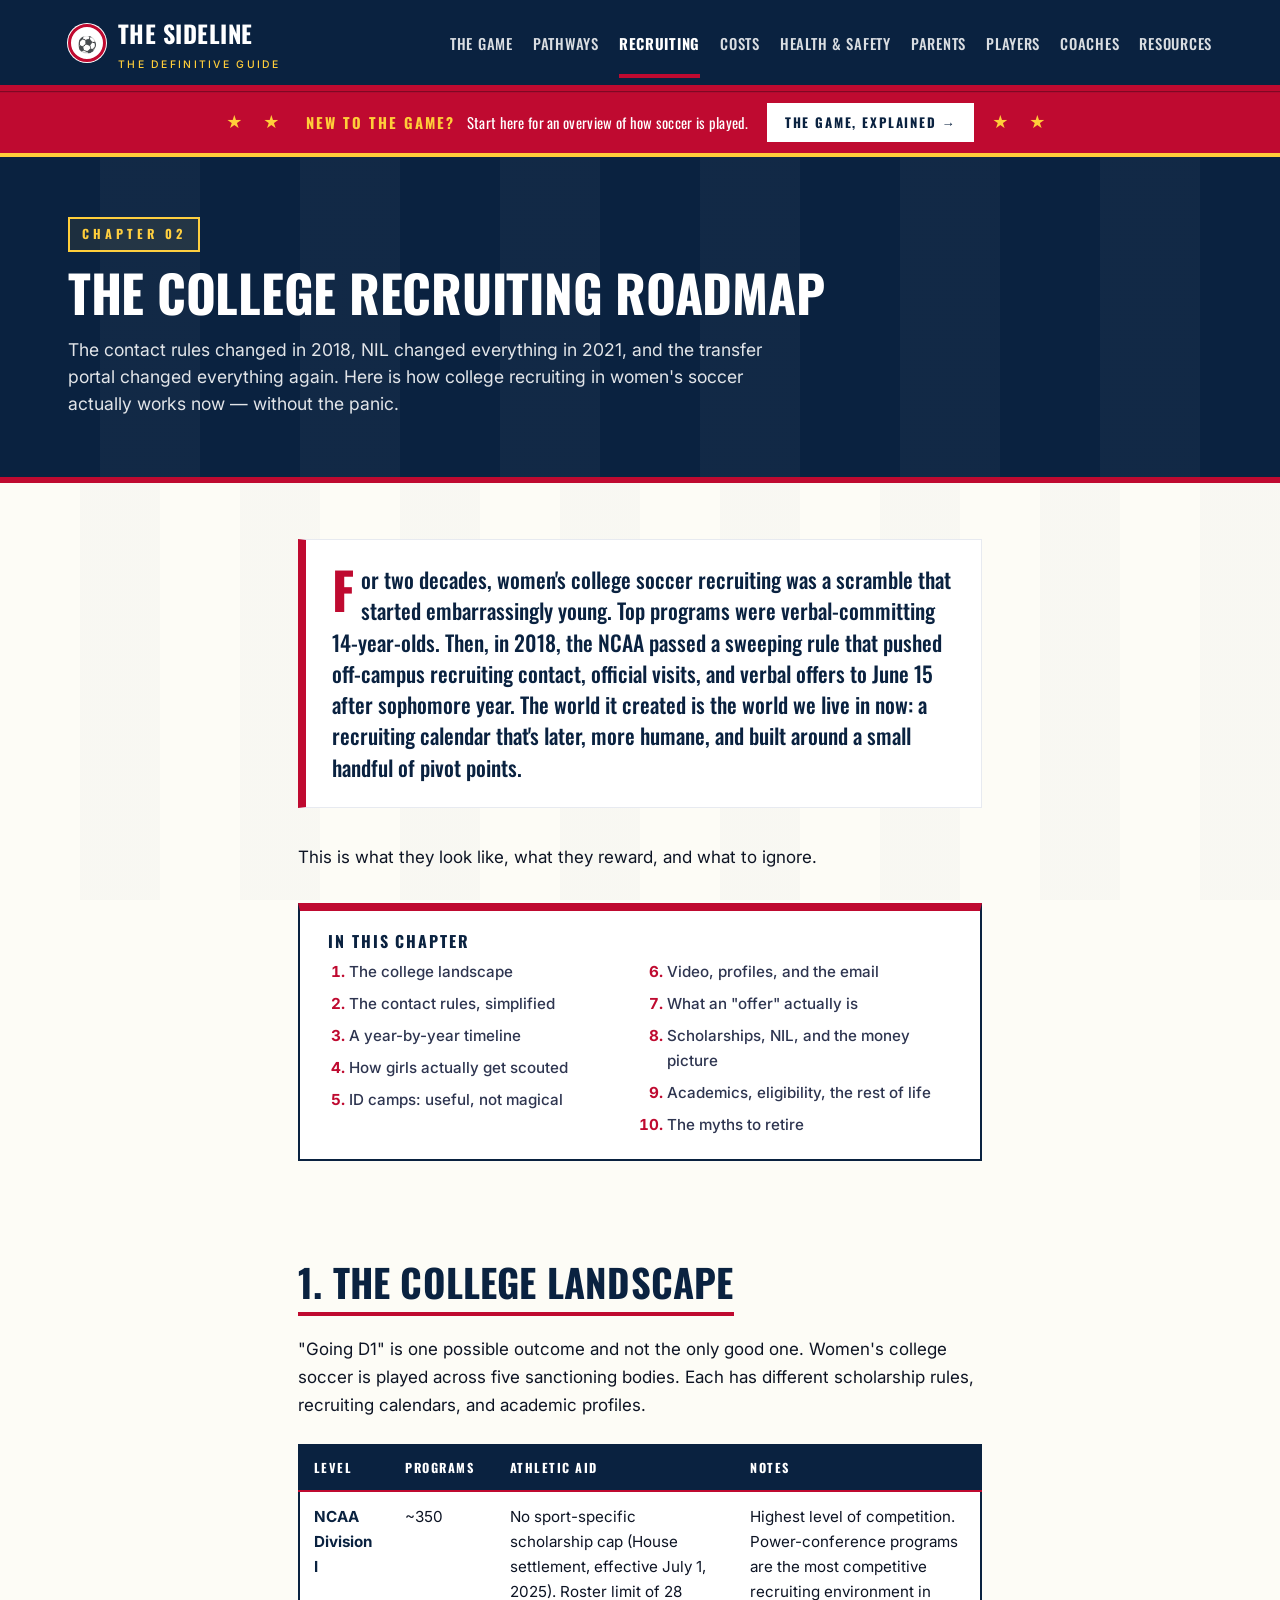
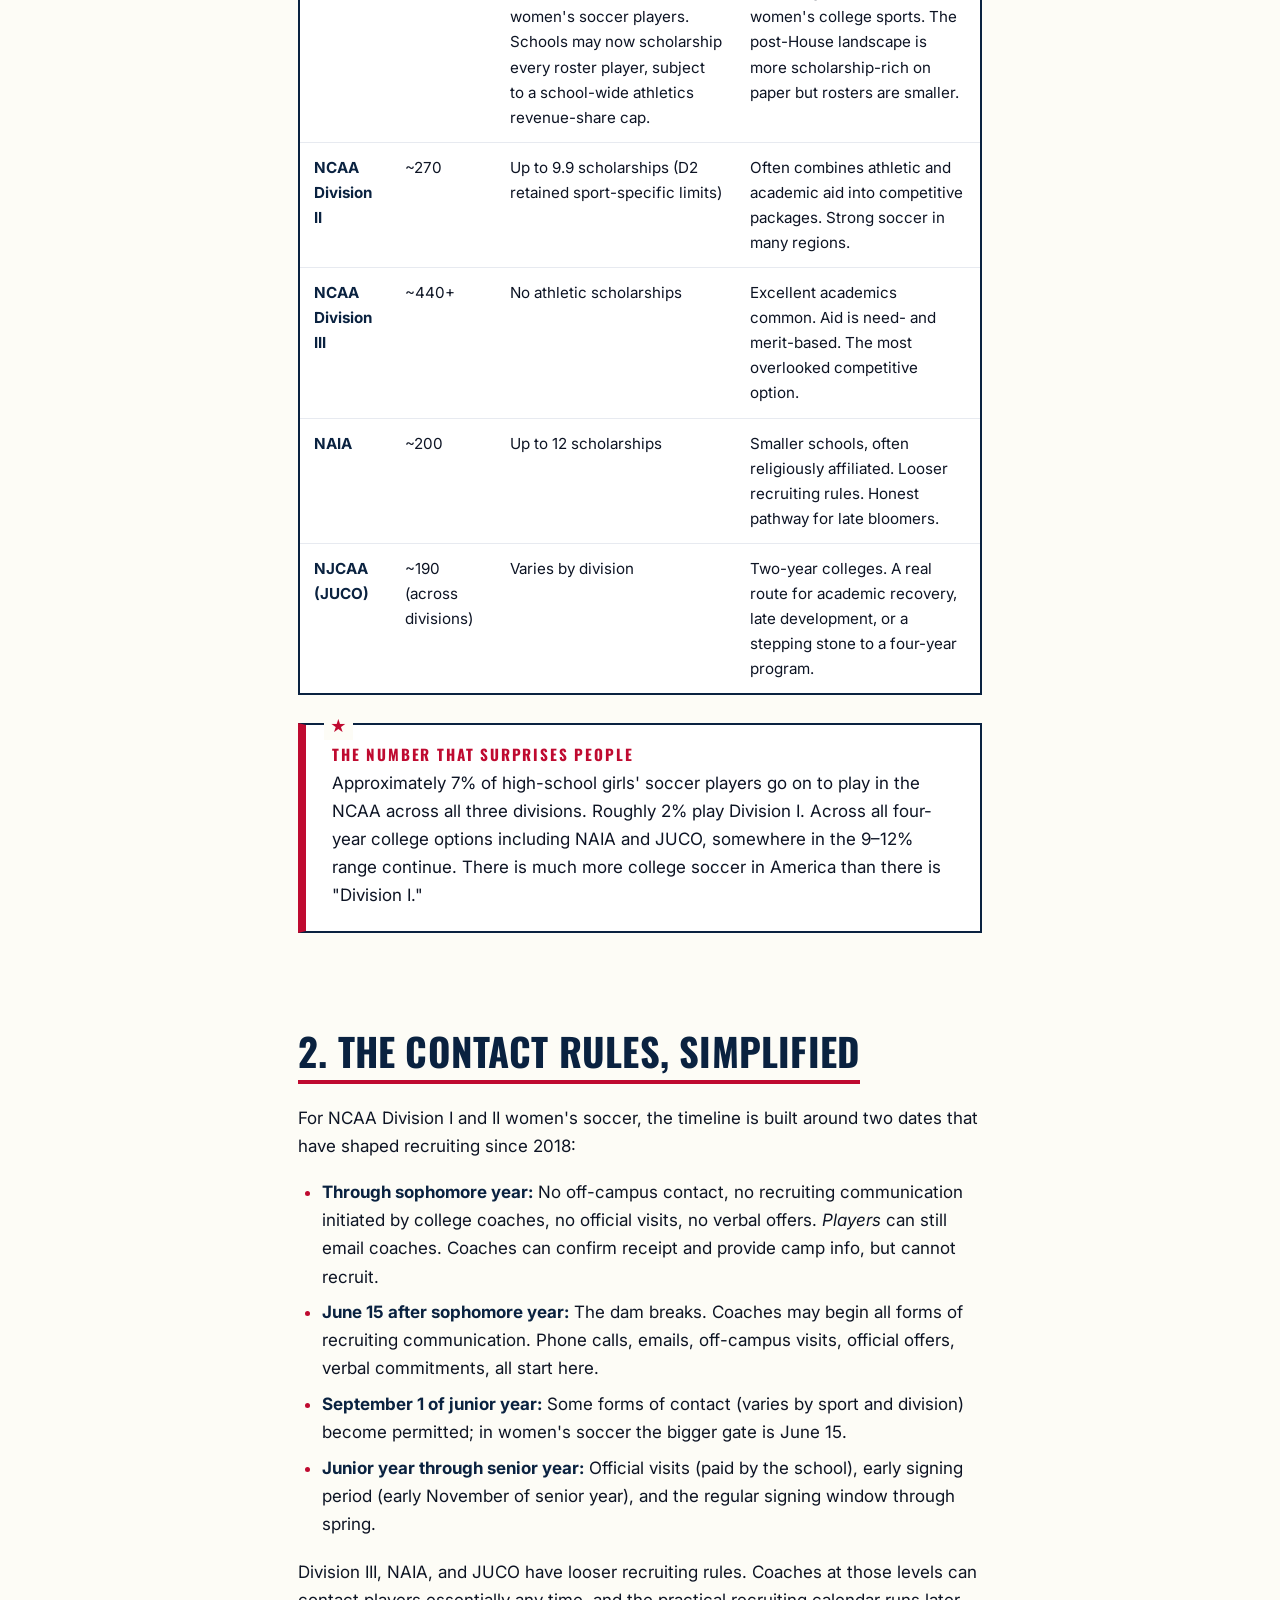
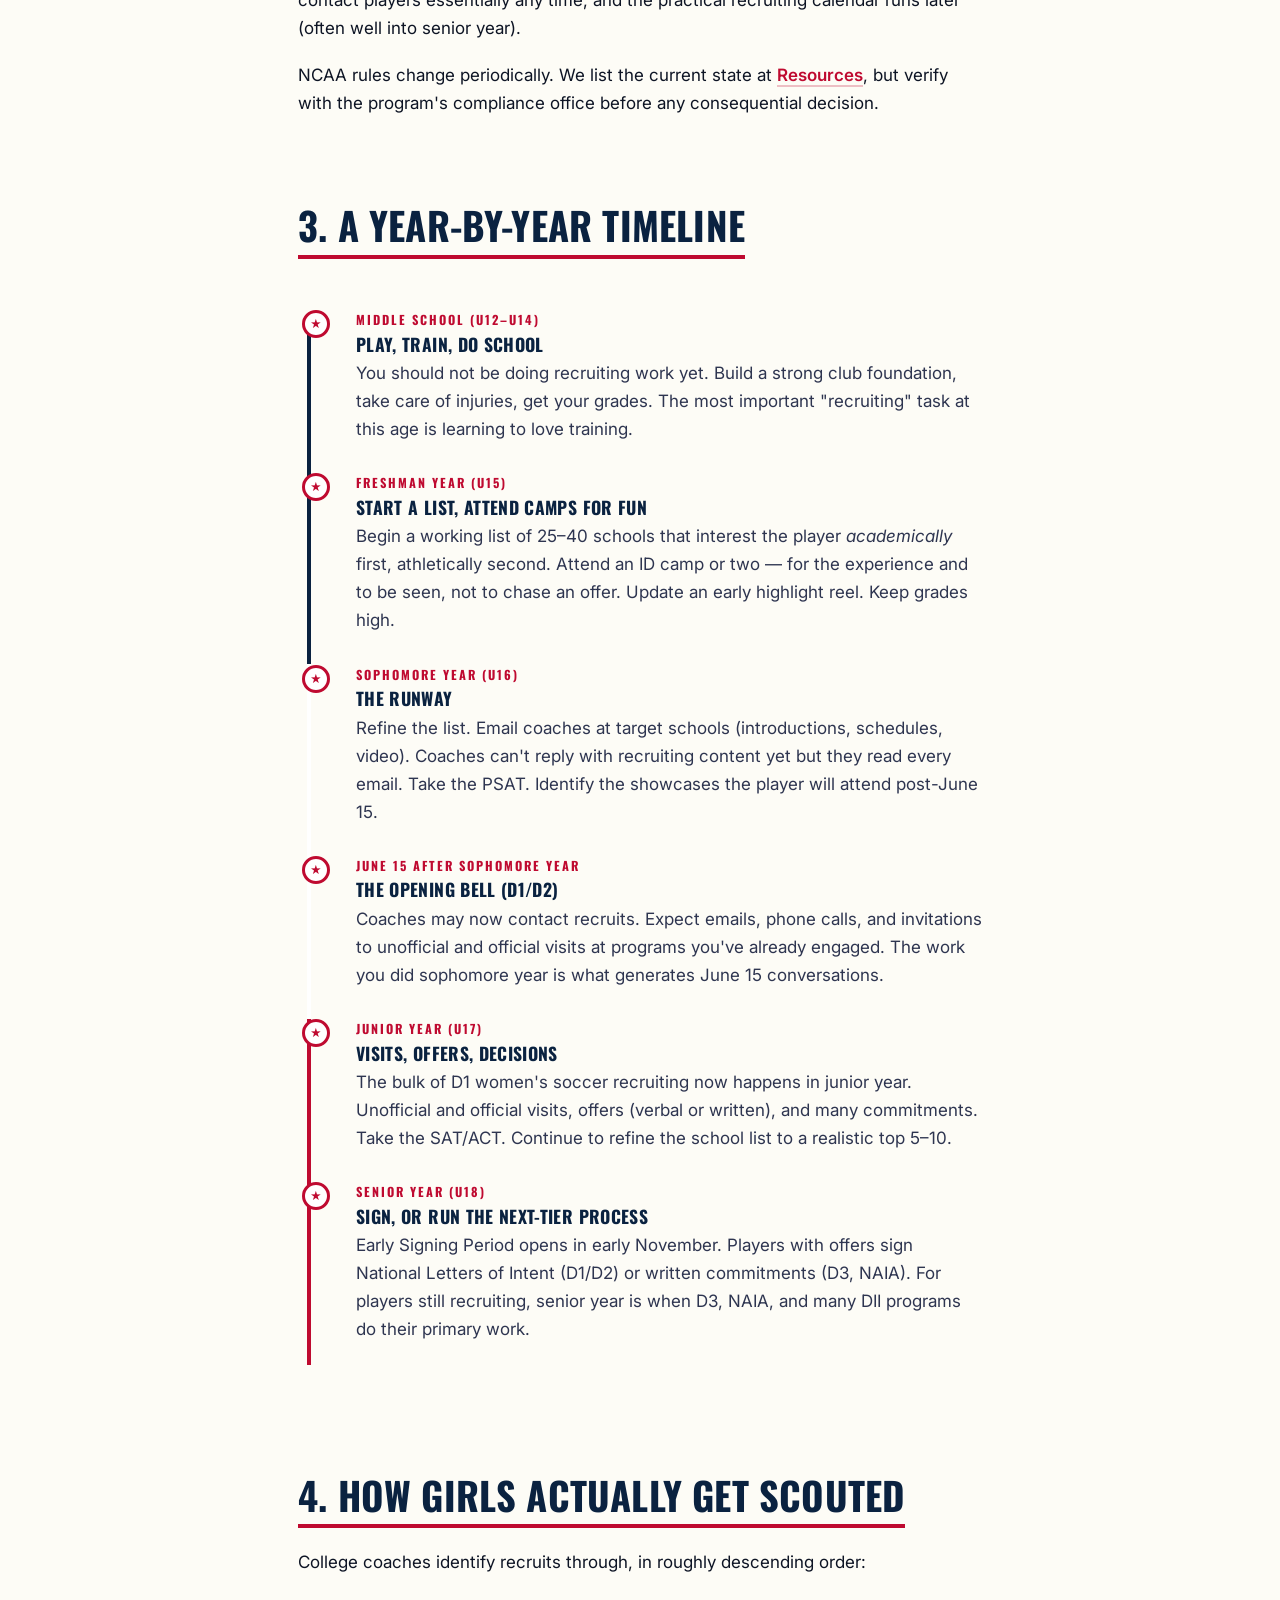
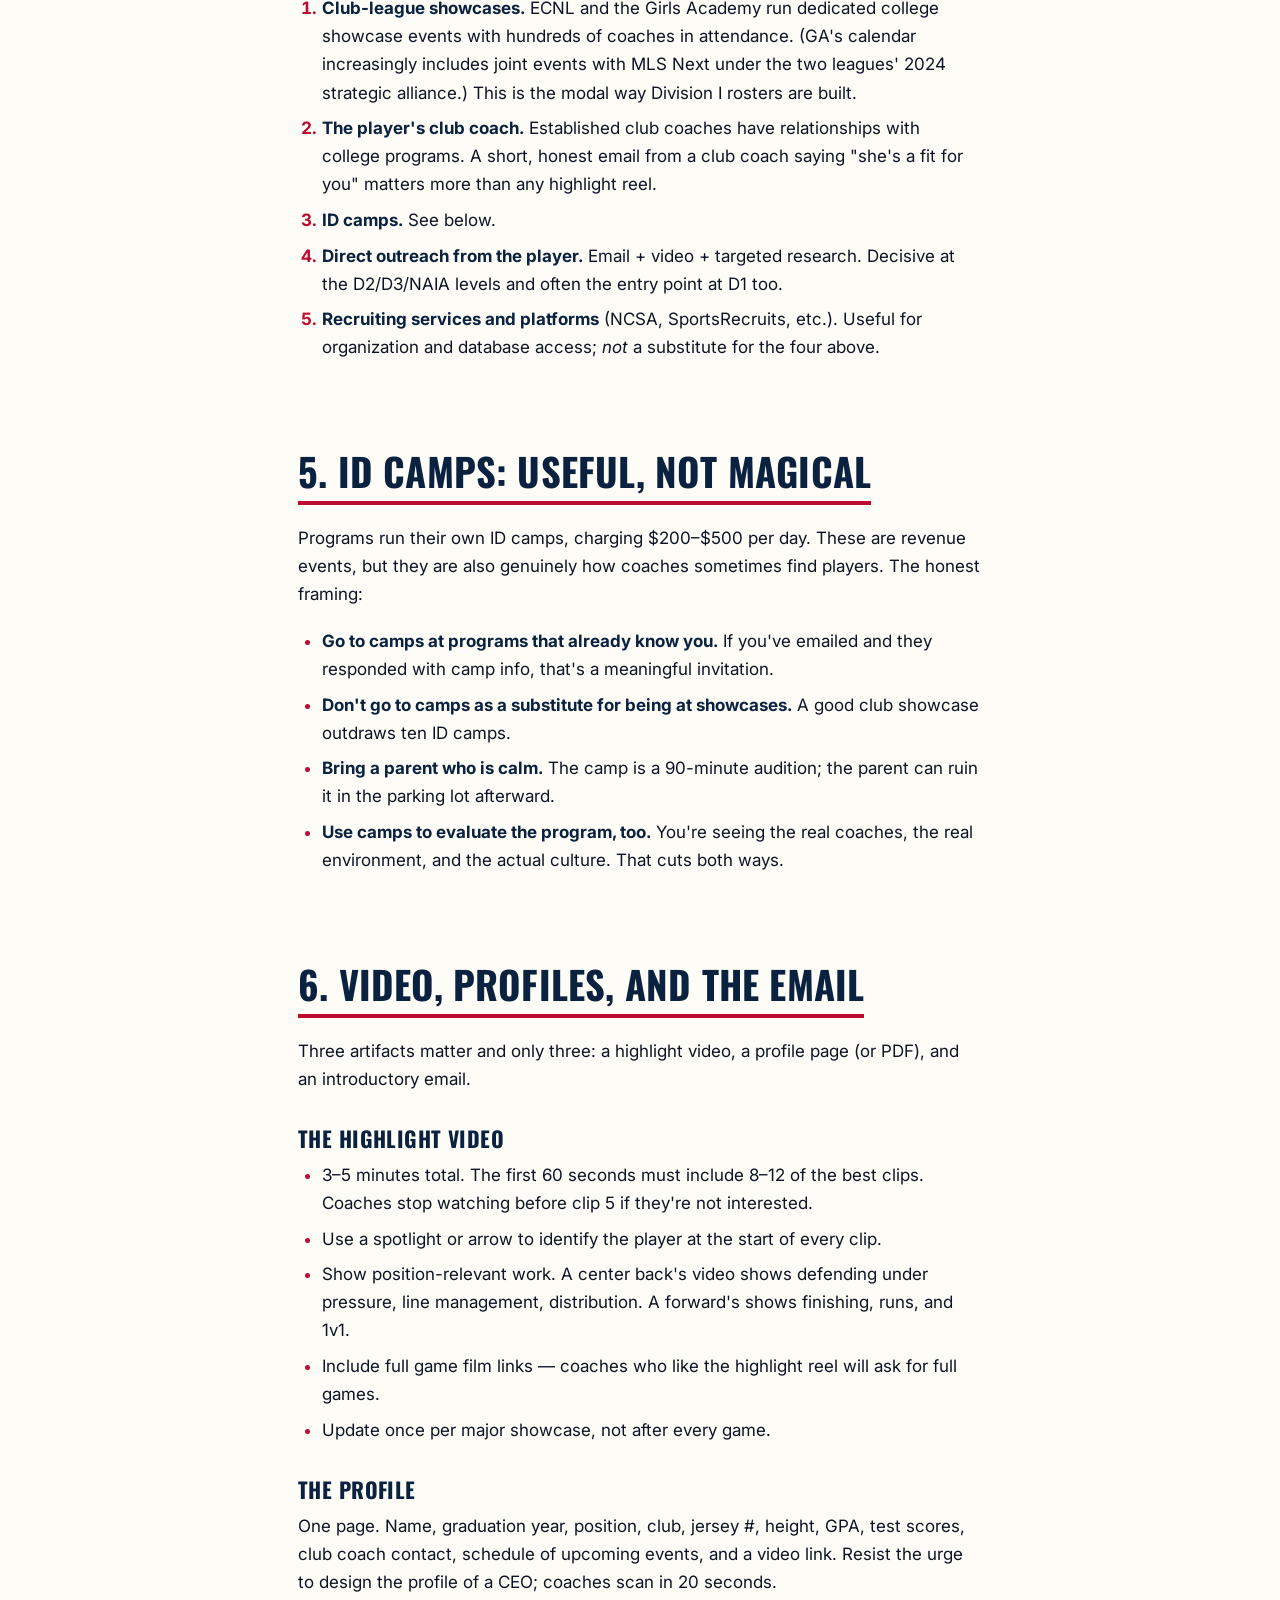
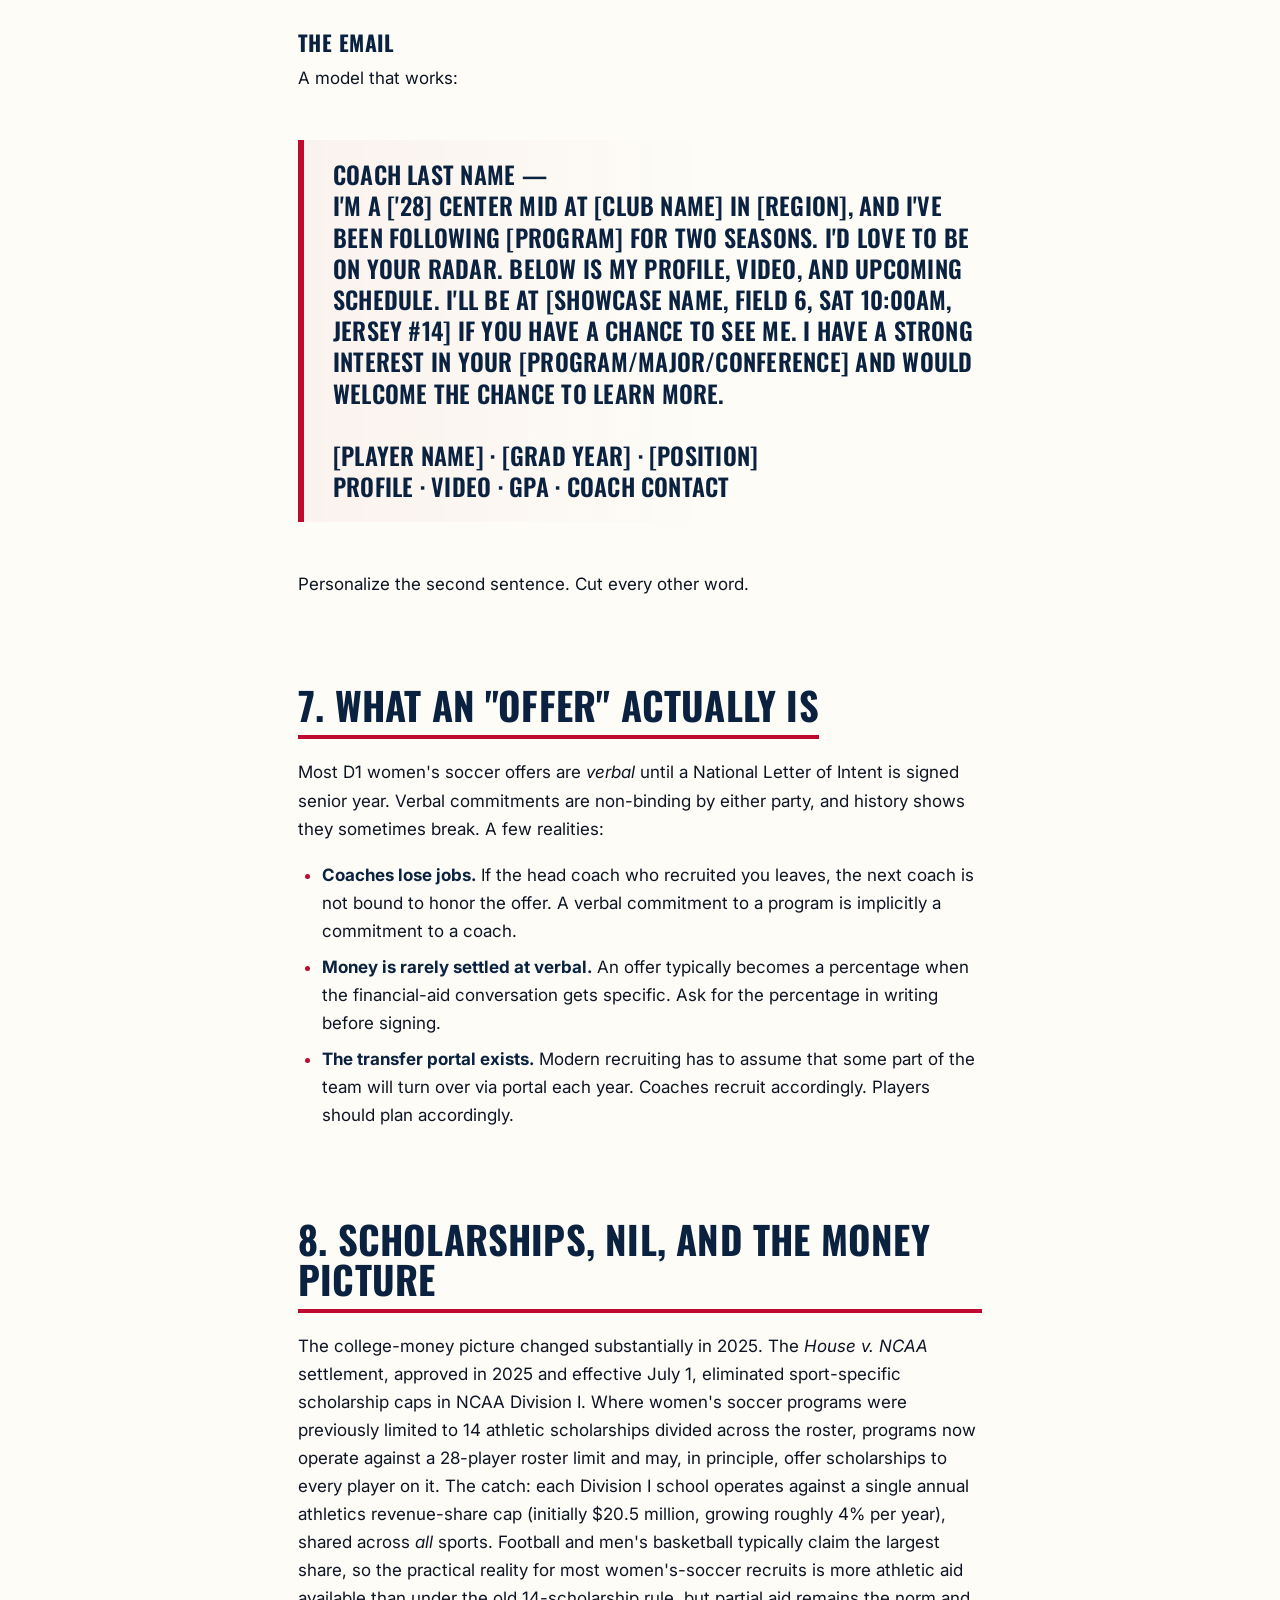
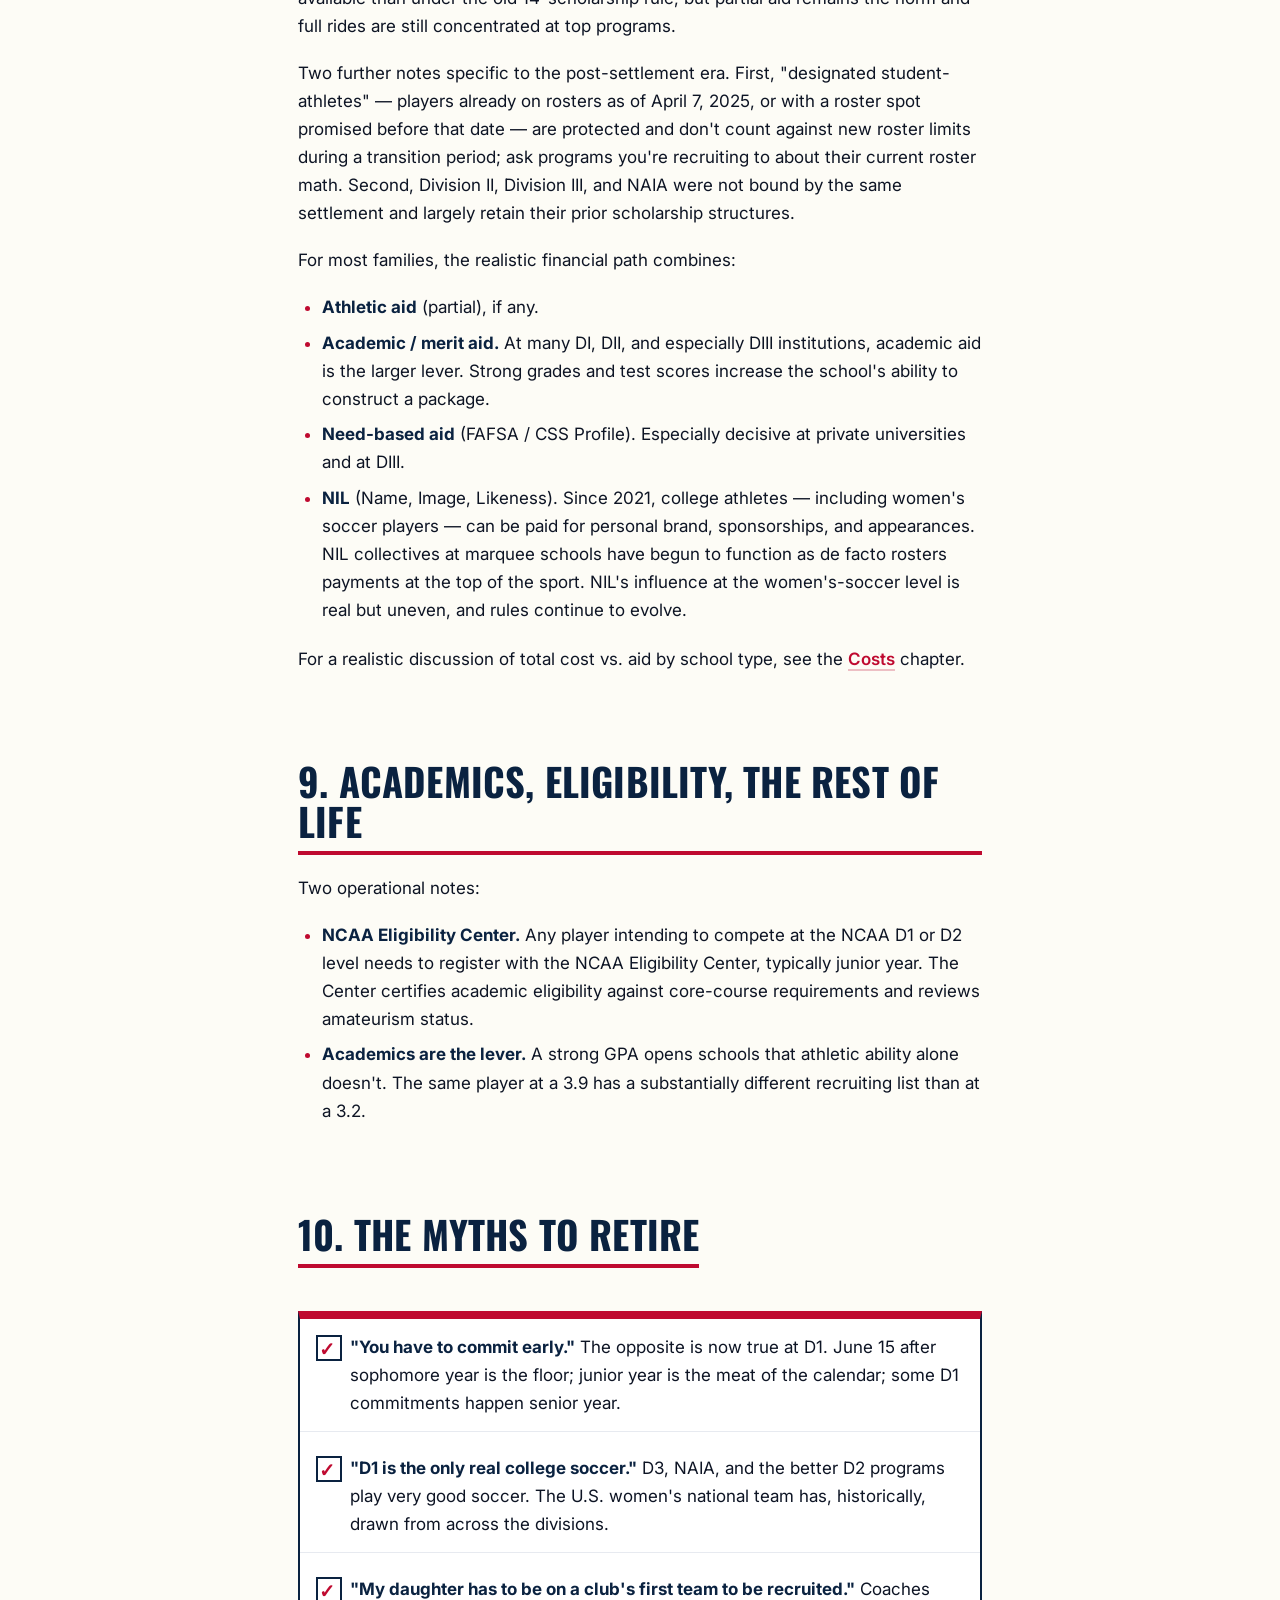
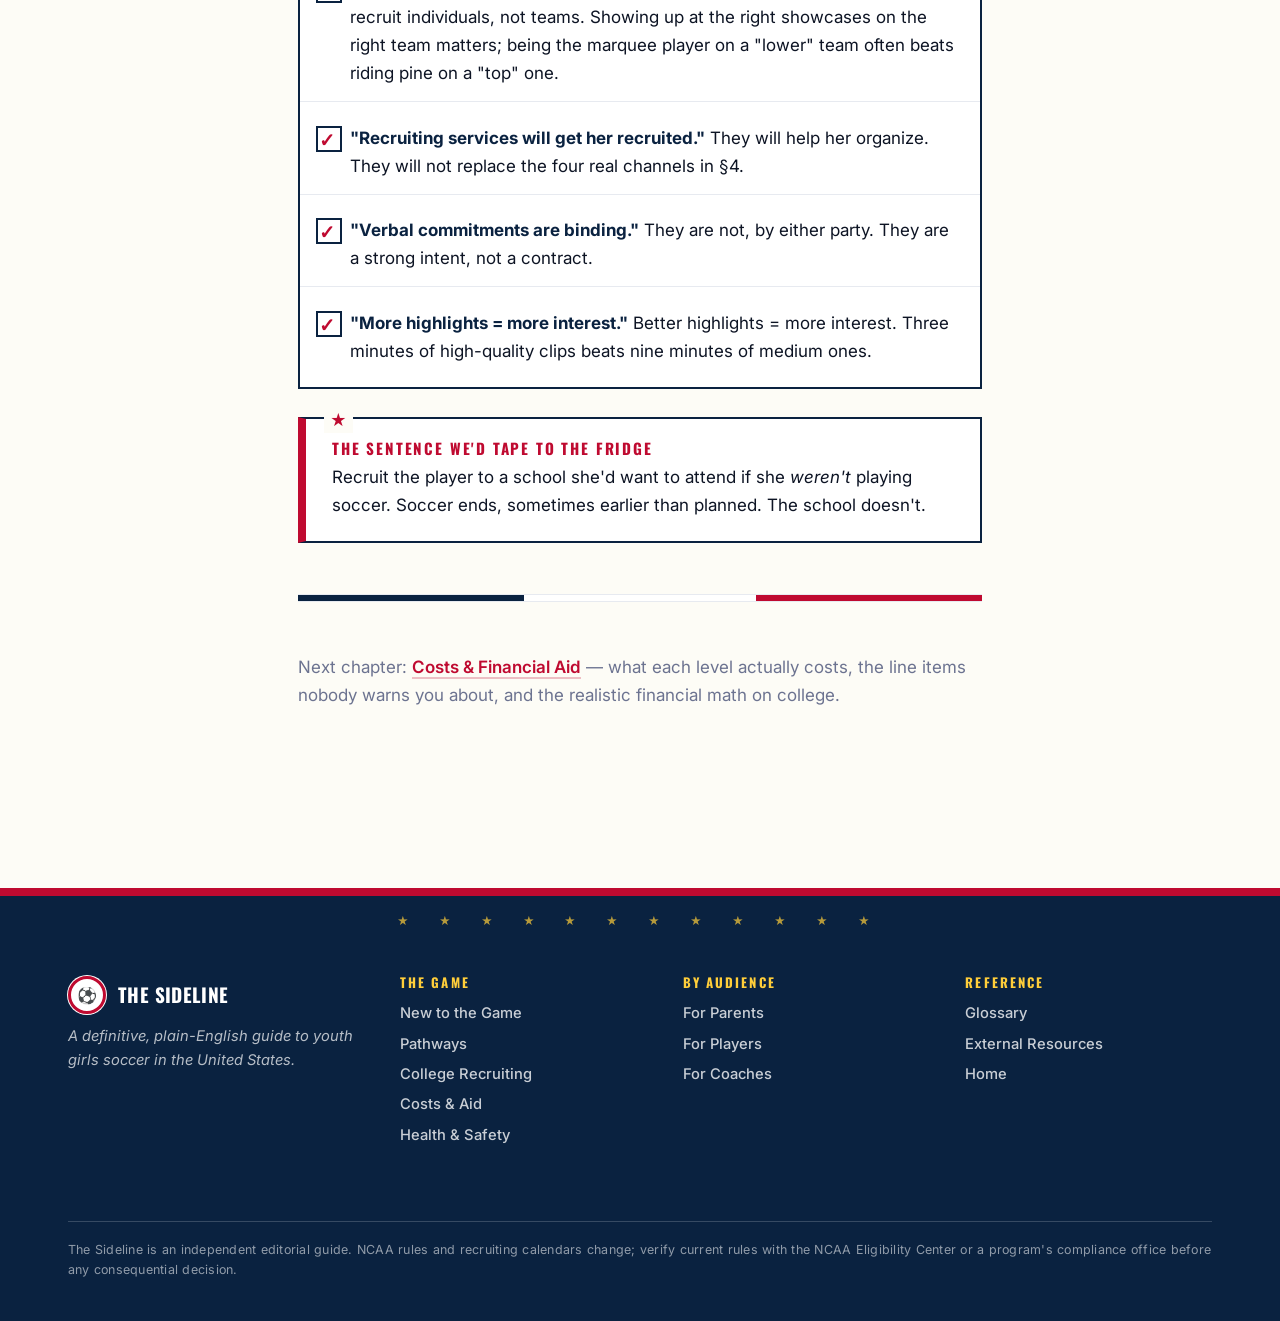
<file: recruiting.html>
<!DOCTYPE html>
<html lang="en">
<head>
<meta charset="UTF-8">
<meta name="viewport" content="width=device-width, initial-scale=1">
<title>The College Recruiting Roadmap · The Sideline</title>
<meta name="description" content="A clear, year-by-year guide to women's college soccer recruiting — NCAA divisions, the contact rules, ID camps, video, NIL, and what actually wins offers.">
<link rel="preconnect" href="https://fonts.googleapis.com">
<link rel="preconnect" href="https://fonts.gstatic.com" crossorigin>
<link href="https://fonts.googleapis.com/css2?family=Oswald:wght@400;500;600;700;800&family=Inter:wght@400;500;600;700&display=swap" rel="stylesheet">
<link rel="stylesheet" href="styles.css">
</head>
<body>

<header class="masthead">
  <div class="wrap">
    <a href="index.html" class="brand">
      <span class="badge">⚽</span>
      <span>The Sideline<small>The Definitive Guide</small></span>
    </a>
    <nav class="primary">
      <a href="thegame.html">The Game</a>
      <a href="pathways.html">Pathways</a>
      <a href="recruiting.html" class="active">Recruiting</a>
      <a href="costs.html">Costs</a>
      <a href="safety.html">Health &amp; Safety</a>
      <a href="parents.html">Parents</a>
      <a href="players.html">Players</a>
      <a href="coaches.html">Coaches</a>
      <a href="resources.html">Resources</a>
    </nav>
  </div>
</header>


<aside class="newcomer-banner" aria-label="New to soccer? Start here.">
  <div class="wrap">
    <span class="star" aria-hidden="true">★ ★</span>
    <div class="msg"><strong>New to the game?</strong> Start here for an overview of how soccer is played.</div>
    <a href="thegame.html" class="cta">The Game, Explained →</a>
    <span class="star" aria-hidden="true">★ ★</span>
  </div>
</aside>

<section class="section-head">
  <div class="wrap">
    <div class="kicker">Chapter 02</div>
    <h1>The College Recruiting Roadmap</h1>
    <p class="deck">The contact rules changed in 2018, NIL changed everything in 2021, and the transfer portal changed everything again. Here is how college recruiting in women's soccer actually works now — without the panic.</p>
  </div>
</section>

<article>
  <div class="wrap read">

    <p class="lede">For two decades, women's college soccer recruiting was a scramble that started embarrassingly young. Top programs were verbal-committing 14-year-olds. Then, in 2018, the NCAA passed a sweeping rule that pushed off-campus recruiting contact, official visits, and verbal offers to June 15 after sophomore year. The world it created is the world we live in now: a recruiting calendar that's later, more humane, and built around a small handful of pivot points.</p>

    <p>This is what they look like, what they reward, and what to ignore.</p>

    <div class="toc">
      <h4>In this chapter</h4>
      <ol>
        <li><a href="#divisions">The college landscape</a></li>
        <li><a href="#rules">The contact rules, simplified</a></li>
        <li><a href="#timeline">A year-by-year timeline</a></li>
        <li><a href="#scouted">How girls actually get scouted</a></li>
        <li><a href="#camps">ID camps: useful, not magical</a></li>
        <li><a href="#video">Video, profiles, and the email</a></li>
        <li><a href="#offer">What an "offer" actually is</a></li>
        <li><a href="#money">Scholarships, NIL, and the money picture</a></li>
        <li><a href="#academics">Academics, eligibility, the rest of life</a></li>
        <li><a href="#myths">The myths to retire</a></li>
      </ol>
    </div>

    <h2 id="divisions">1. The college landscape</h2>
    <p>"Going D1" is one possible outcome and not the only good one. Women's college soccer is played across five sanctioning bodies. Each has different scholarship rules, recruiting calendars, and academic profiles.</p>

    <table class="tbl">
      <thead><tr><th>Level</th><th>Programs</th><th>Athletic aid</th><th>Notes</th></tr></thead>
      <tbody>
        <tr>
          <td><strong>NCAA Division I</strong></td>
          <td>~350</td>
          <td>No sport-specific scholarship cap (House settlement, effective July 1, 2025). Roster limit of 28 women's soccer players. Schools may now scholarship every roster player, subject to a school-wide athletics revenue-share cap.</td>
          <td>Highest level of competition. Power-conference programs are the most competitive recruiting environment in women's college sports. The post-House landscape is more scholarship-rich on paper but rosters are smaller.</td>
        </tr>
        <tr>
          <td><strong>NCAA Division II</strong></td>
          <td>~270</td>
          <td>Up to 9.9 scholarships (D2 retained sport-specific limits)</td>
          <td>Often combines athletic and academic aid into competitive packages. Strong soccer in many regions.</td>
        </tr>
        <tr>
          <td><strong>NCAA Division III</strong></td>
          <td>~440+</td>
          <td>No athletic scholarships</td>
          <td>Excellent academics common. Aid is need- and merit-based. The most overlooked competitive option.</td>
        </tr>
        <tr>
          <td><strong>NAIA</strong></td>
          <td>~200</td>
          <td>Up to 12 scholarships</td>
          <td>Smaller schools, often religiously affiliated. Looser recruiting rules. Honest pathway for late bloomers.</td>
        </tr>
        <tr>
          <td><strong>NJCAA (JUCO)</strong></td>
          <td>~190 (across divisions)</td>
          <td>Varies by division</td>
          <td>Two-year colleges. A real route for academic recovery, late development, or a stepping stone to a four-year program.</td>
        </tr>
      </tbody>
    </table>

    <div class="pull">
      <h4>The number that surprises people</h4>
      <p>Approximately 7% of high-school girls' soccer players go on to play in the NCAA across all three divisions. Roughly 2% play Division I. Across all four-year college options including NAIA and JUCO, somewhere in the 9–12% range continue. There is much more college soccer in America than there is "Division I."</p>
    </div>

    <h2 id="rules">2. The contact rules, simplified</h2>
    <p>For NCAA Division I and II women's soccer, the timeline is built around two dates that have shaped recruiting since 2018:</p>

    <ul>
      <li><strong>Through sophomore year:</strong> No off-campus contact, no recruiting communication initiated by college coaches, no official visits, no verbal offers. <em>Players</em> can still email coaches. Coaches can confirm receipt and provide camp info, but cannot recruit.</li>
      <li><strong>June 15 after sophomore year:</strong> The dam breaks. Coaches may begin all forms of recruiting communication. Phone calls, emails, off-campus visits, official offers, verbal commitments, all start here.</li>
      <li><strong>September 1 of junior year:</strong> Some forms of contact (varies by sport and division) become permitted; in women's soccer the bigger gate is June 15.</li>
      <li><strong>Junior year through senior year:</strong> Official visits (paid by the school), early signing period (early November of senior year), and the regular signing window through spring.</li>
    </ul>

    <p>Division III, NAIA, and JUCO have looser recruiting rules. Coaches at those levels can contact players essentially any time, and the practical recruiting calendar runs later (often well into senior year).</p>

    <p>NCAA rules change periodically. We list the current state at <a href="resources.html#external">Resources</a>, but verify with the program's compliance office before any consequential decision.</p>

    <h2 id="timeline">3. A year-by-year timeline</h2>

    <div class="timeline">
      <div class="step">
        <div class="when">Middle school (U12–U14)</div>
        <h3>Play, train, do school</h3>
        <p>You should not be doing recruiting work yet. Build a strong club foundation, take care of injuries, get your grades. The most important "recruiting" task at this age is learning to love training.</p>
      </div>
      <div class="step">
        <div class="when">Freshman year (U15)</div>
        <h3>Start a list, attend camps for fun</h3>
        <p>Begin a working list of 25–40 schools that interest the player <em>academically</em> first, athletically second. Attend an ID camp or two — for the experience and to be seen, not to chase an offer. Update an early highlight reel. Keep grades high.</p>
      </div>
      <div class="step">
        <div class="when">Sophomore year (U16)</div>
        <h3>The runway</h3>
        <p>Refine the list. Email coaches at target schools (introductions, schedules, video). Coaches can't reply with recruiting content yet but they read every email. Take the PSAT. Identify the showcases the player will attend post-June 15.</p>
      </div>
      <div class="step">
        <div class="when">June 15 after sophomore year</div>
        <h3>The opening bell (D1/D2)</h3>
        <p>Coaches may now contact recruits. Expect emails, phone calls, and invitations to unofficial and official visits at programs you've already engaged. The work you did sophomore year is what generates June 15 conversations.</p>
      </div>
      <div class="step">
        <div class="when">Junior year (U17)</div>
        <h3>Visits, offers, decisions</h3>
        <p>The bulk of D1 women's soccer recruiting now happens in junior year. Unofficial and official visits, offers (verbal or written), and many commitments. Take the SAT/ACT. Continue to refine the school list to a realistic top 5–10.</p>
      </div>
      <div class="step">
        <div class="when">Senior year (U18)</div>
        <h3>Sign, or run the next-tier process</h3>
        <p>Early Signing Period opens in early November. Players with offers sign National Letters of Intent (D1/D2) or written commitments (D3, NAIA). For players still recruiting, senior year is when D3, NAIA, and many DII programs do their primary work.</p>
      </div>
    </div>

    <h2 id="scouted">4. How girls actually get scouted</h2>
    <p>College coaches identify recruits through, in roughly descending order:</p>

    <ol>
      <li><strong>Club-league showcases.</strong> ECNL and the Girls Academy run dedicated college showcase events with hundreds of coaches in attendance. (GA's calendar increasingly includes joint events with MLS Next under the two leagues' 2024 strategic alliance.) This is the modal way Division I rosters are built.</li>
      <li><strong>The player's club coach.</strong> Established club coaches have relationships with college programs. A short, honest email from a club coach saying "she's a fit for you" matters more than any highlight reel.</li>
      <li><strong>ID camps.</strong> See below.</li>
      <li><strong>Direct outreach from the player.</strong> Email + video + targeted research. Decisive at the D2/D3/NAIA levels and often the entry point at D1 too.</li>
      <li><strong>Recruiting services and platforms</strong> (NCSA, SportsRecruits, etc.). Useful for organization and database access; <em>not</em> a substitute for the four above.</li>
    </ol>

    <h2 id="camps">5. ID camps: useful, not magical</h2>
    <p>Programs run their own ID camps, charging $200–$500 per day. These are revenue events, but they are also genuinely how coaches sometimes find players. The honest framing:</p>

    <ul>
      <li><strong>Go to camps at programs that already know you.</strong> If you've emailed and they responded with camp info, that's a meaningful invitation.</li>
      <li><strong>Don't go to camps as a substitute for being at showcases.</strong> A good club showcase outdraws ten ID camps.</li>
      <li><strong>Bring a parent who is calm.</strong> The camp is a 90-minute audition; the parent can ruin it in the parking lot afterward.</li>
      <li><strong>Use camps to evaluate the program, too.</strong> You're seeing the real coaches, the real environment, and the actual culture. That cuts both ways.</li>
    </ul>

    <h2 id="video">6. Video, profiles, and the email</h2>
    <p>Three artifacts matter and only three: a highlight video, a profile page (or PDF), and an introductory email.</p>

    <h3>The highlight video</h3>
    <ul>
      <li>3–5 minutes total. The first 60 seconds must include 8–12 of the best clips. Coaches stop watching before clip 5 if they're not interested.</li>
      <li>Use a spotlight or arrow to identify the player at the start of every clip.</li>
      <li>Show position-relevant work. A center back's video shows defending under pressure, line management, distribution. A forward's shows finishing, runs, and 1v1.</li>
      <li>Include full game film links — coaches who like the highlight reel will ask for full games.</li>
      <li>Update once per major showcase, not after every game.</li>
    </ul>

    <h3>The profile</h3>
    <p>One page. Name, graduation year, position, club, jersey #, height, GPA, test scores, club coach contact, schedule of upcoming events, and a video link. Resist the urge to design the profile of a CEO; coaches scan in 20 seconds.</p>

    <h3>The email</h3>
    <p>A model that works:</p>
    <blockquote>
      Coach Last Name —<br>
      I'm a ['28] center mid at [Club Name] in [Region], and I've been following [Program] for two seasons. I'd love to be on your radar. Below is my profile, video, and upcoming schedule. I'll be at [Showcase Name, Field 6, Sat 10:00am, jersey #14] if you have a chance to see me. I have a strong interest in your [program/major/conference] and would welcome the chance to learn more.<br><br>
      [Player Name] · [grad year] · [position]<br>
      Profile · Video · GPA · Coach contact
    </blockquote>
    <p>Personalize the second sentence. Cut every other word.</p>

    <h2 id="offer">7. What an "offer" actually is</h2>
    <p>Most D1 women's soccer offers are <em>verbal</em> until a National Letter of Intent is signed senior year. Verbal commitments are non-binding by either party, and history shows they sometimes break. A few realities:</p>

    <ul>
      <li><strong>Coaches lose jobs.</strong> If the head coach who recruited you leaves, the next coach is not bound to honor the offer. A verbal commitment to a program is implicitly a commitment to a coach.</li>
      <li><strong>Money is rarely settled at verbal.</strong> An offer typically becomes a percentage when the financial-aid conversation gets specific. Ask for the percentage in writing before signing.</li>
      <li><strong>The transfer portal exists.</strong> Modern recruiting has to assume that some part of the team will turn over via portal each year. Coaches recruit accordingly. Players should plan accordingly.</li>
    </ul>

    <h2 id="money">8. Scholarships, NIL, and the money picture</h2>
    <p>The college-money picture changed substantially in 2025. The <em>House v. NCAA</em> settlement, approved in 2025 and effective July 1, eliminated sport-specific scholarship caps in NCAA Division I. Where women's soccer programs were previously limited to 14 athletic scholarships divided across the roster, programs now operate against a 28-player roster limit and may, in principle, offer scholarships to every player on it. The catch: each Division I school operates against a single annual athletics revenue-share cap (initially $20.5 million, growing roughly 4% per year), shared across <em>all</em> sports. Football and men's basketball typically claim the largest share, so the practical reality for most women's-soccer recruits is more athletic aid available than under the old 14-scholarship rule, but partial aid remains the norm and full rides are still concentrated at top programs.</p>
    <p>Two further notes specific to the post-settlement era. First, "designated student-athletes" — players already on rosters as of April 7, 2025, or with a roster spot promised before that date — are protected and don't count against new roster limits during a transition period; ask programs you're recruiting to about their current roster math. Second, Division II, Division III, and NAIA were not bound by the same settlement and largely retain their prior scholarship structures.</p>

    <p>For most families, the realistic financial path combines:</p>
    <ul>
      <li><strong>Athletic aid</strong> (partial), if any.</li>
      <li><strong>Academic / merit aid.</strong> At many DI, DII, and especially DIII institutions, academic aid is the larger lever. Strong grades and test scores increase the school's ability to construct a package.</li>
      <li><strong>Need-based aid</strong> (FAFSA / CSS Profile). Especially decisive at private universities and at DIII.</li>
      <li><strong>NIL</strong> (Name, Image, Likeness). Since 2021, college athletes — including women's soccer players — can be paid for personal brand, sponsorships, and appearances. NIL collectives at marquee schools have begun to function as de facto rosters payments at the top of the sport. NIL's influence at the women's-soccer level is real but uneven, and rules continue to evolve.</li>
    </ul>

    <p>For a realistic discussion of total cost vs. aid by school type, see the <a href="costs.html">Costs</a> chapter.</p>

    <h2 id="academics">9. Academics, eligibility, the rest of life</h2>
    <p>Two operational notes:</p>

    <ul>
      <li><strong>NCAA Eligibility Center.</strong> Any player intending to compete at the NCAA D1 or D2 level needs to register with the NCAA Eligibility Center, typically junior year. The Center certifies academic eligibility against core-course requirements and reviews amateurism status.</li>
      <li><strong>Academics are the lever.</strong> A strong GPA opens schools that athletic ability alone doesn't. The same player at a 3.9 has a substantially different recruiting list than at a 3.2.</li>
    </ul>

    <h2 id="myths">10. The myths to retire</h2>

    <ul class="checklist">
      <li><strong>"You have to commit early."</strong> The opposite is now true at D1. June 15 after sophomore year is the floor; junior year is the meat of the calendar; some D1 commitments happen senior year.</li>
      <li><strong>"D1 is the only real college soccer."</strong> D3, NAIA, and the better D2 programs play very good soccer. The U.S. women's national team has, historically, drawn from across the divisions.</li>
      <li><strong>"My daughter has to be on a club's first team to be recruited."</strong> Coaches recruit individuals, not teams. Showing up at the right showcases on the right team matters; being the marquee player on a "lower" team often beats riding pine on a "top" one.</li>
      <li><strong>"Recruiting services will get her recruited."</strong> They will help her organize. They will not replace the four real channels in §4.</li>
      <li><strong>"Verbal commitments are binding."</strong> They are not, by either party. They are a strong intent, not a contract.</li>
      <li><strong>"More highlights = more interest."</strong> Better highlights = more interest. Three minutes of high-quality clips beats nine minutes of medium ones.</li>
    </ul>

    <div class="pull">
      <h4>The sentence we'd tape to the fridge</h4>
      <p>Recruit the player to a school she'd want to attend if she <em>weren't</em> playing soccer. Soccer ends, sometimes earlier than planned. The school doesn't.</p>
    </div>

    <hr>

    <p class="muted">Next chapter: <a href="costs.html">Costs &amp; Financial Aid</a> — what each level actually costs, the line items nobody warns you about, and the realistic financial math on college.</p>

  </div>
</article>

<footer class="foot">
  <div class="wrap">
    <div>
      <div class="brand" style="font-size:1.2rem;margin-bottom:10px">
        <span class="badge">⚽</span>
        <span>The Sideline</span>
      </div>
      <p class="colophon">A definitive, plain-English guide to youth girls soccer in the United States.</p>
    </div>
    <div>
      <h5>The Game</h5>
      <ul>
        <li><a href="thegame.html">New to the Game</a></li>
        <li><a href="pathways.html">Pathways</a></li>
        <li><a href="recruiting.html">College Recruiting</a></li>
        <li><a href="costs.html">Costs &amp; Aid</a></li>
        <li><a href="safety.html">Health &amp; Safety</a></li>
      </ul>
    </div>
    <div>
      <h5>By Audience</h5>
      <ul>
        <li><a href="parents.html">For Parents</a></li>
        <li><a href="players.html">For Players</a></li>
        <li><a href="coaches.html">For Coaches</a></li>
      </ul>
    </div>
    <div>
      <h5>Reference</h5>
      <ul>
        <li><a href="resources.html#glossary">Glossary</a></li>
        <li><a href="resources.html#external">External Resources</a></li>
        <li><a href="index.html">Home</a></li>
      </ul>
    </div>
    <div class="disclaimer" style="grid-column:1/-1">
      The Sideline is an independent editorial guide. NCAA rules and recruiting calendars change; verify current rules with the NCAA Eligibility Center or a program's compliance office before any consequential decision.
    </div>
  </div>
</footer>

</body>
</html>
</file>
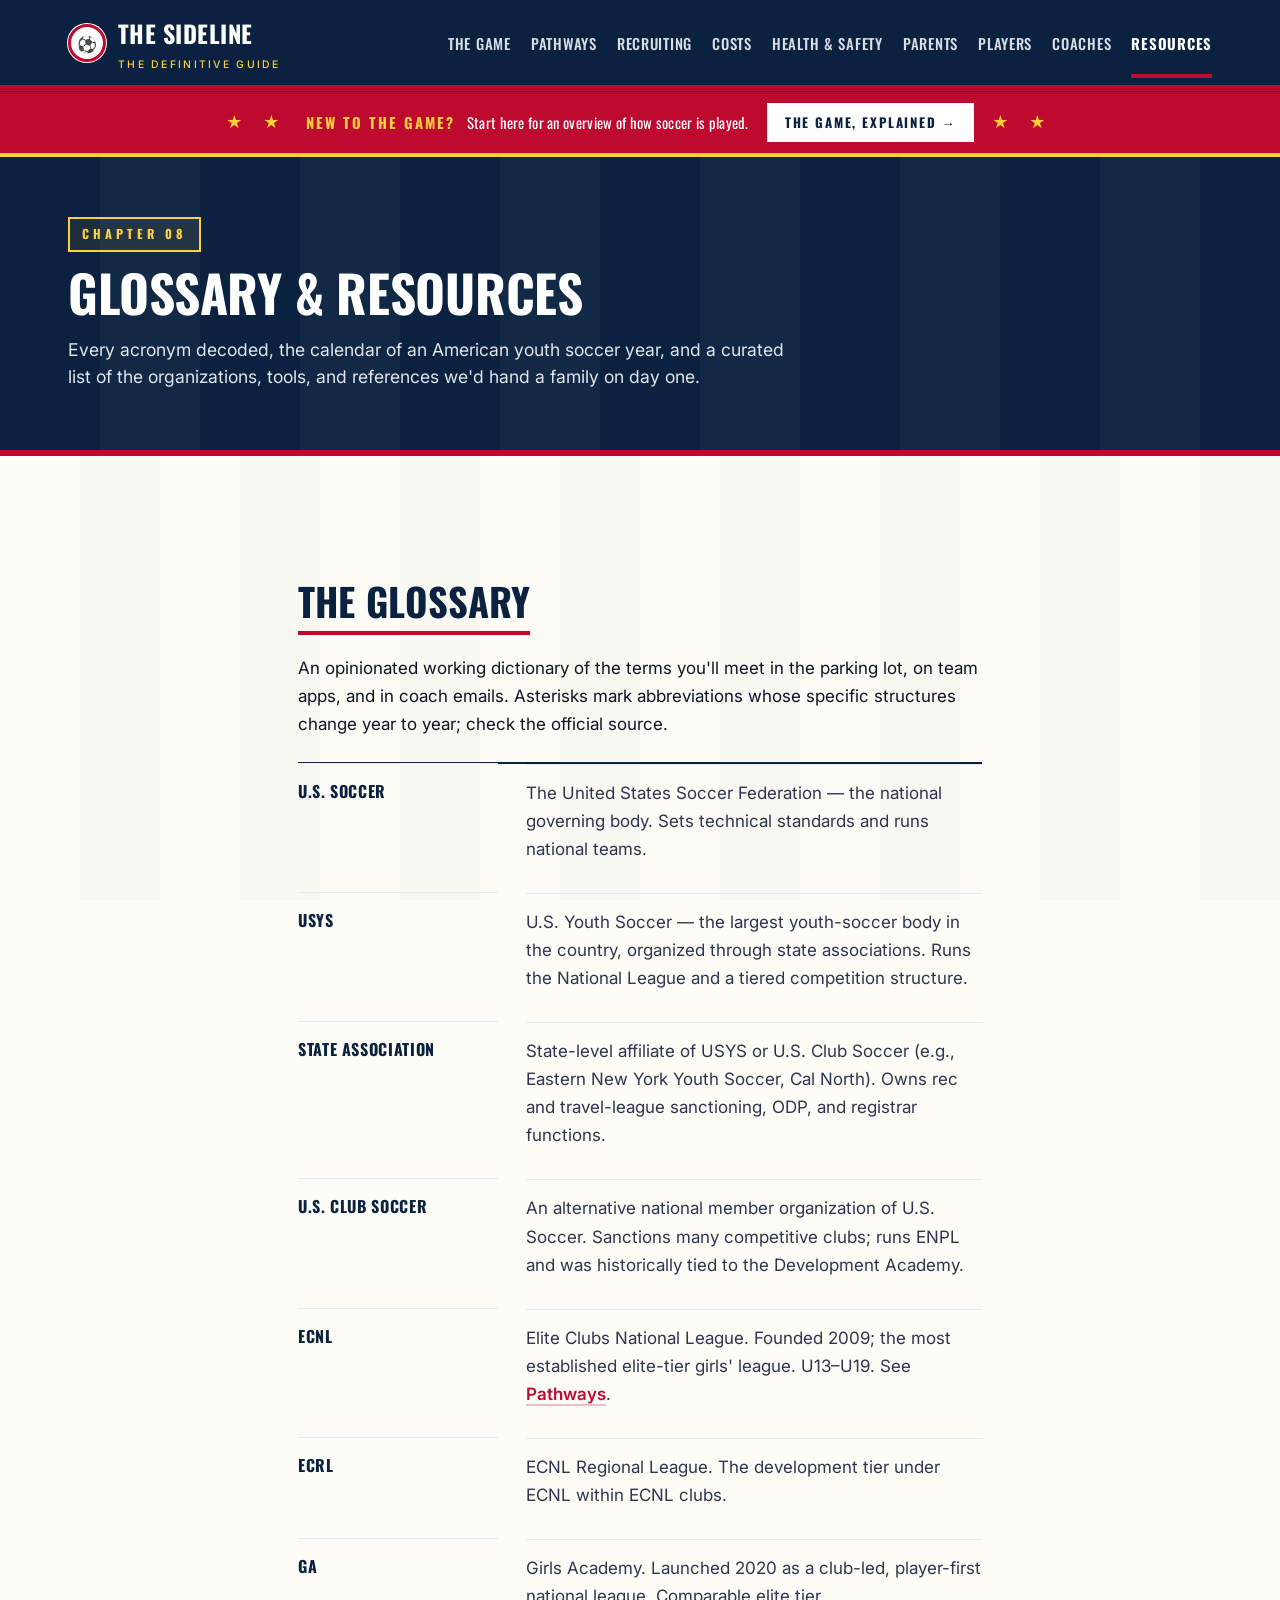
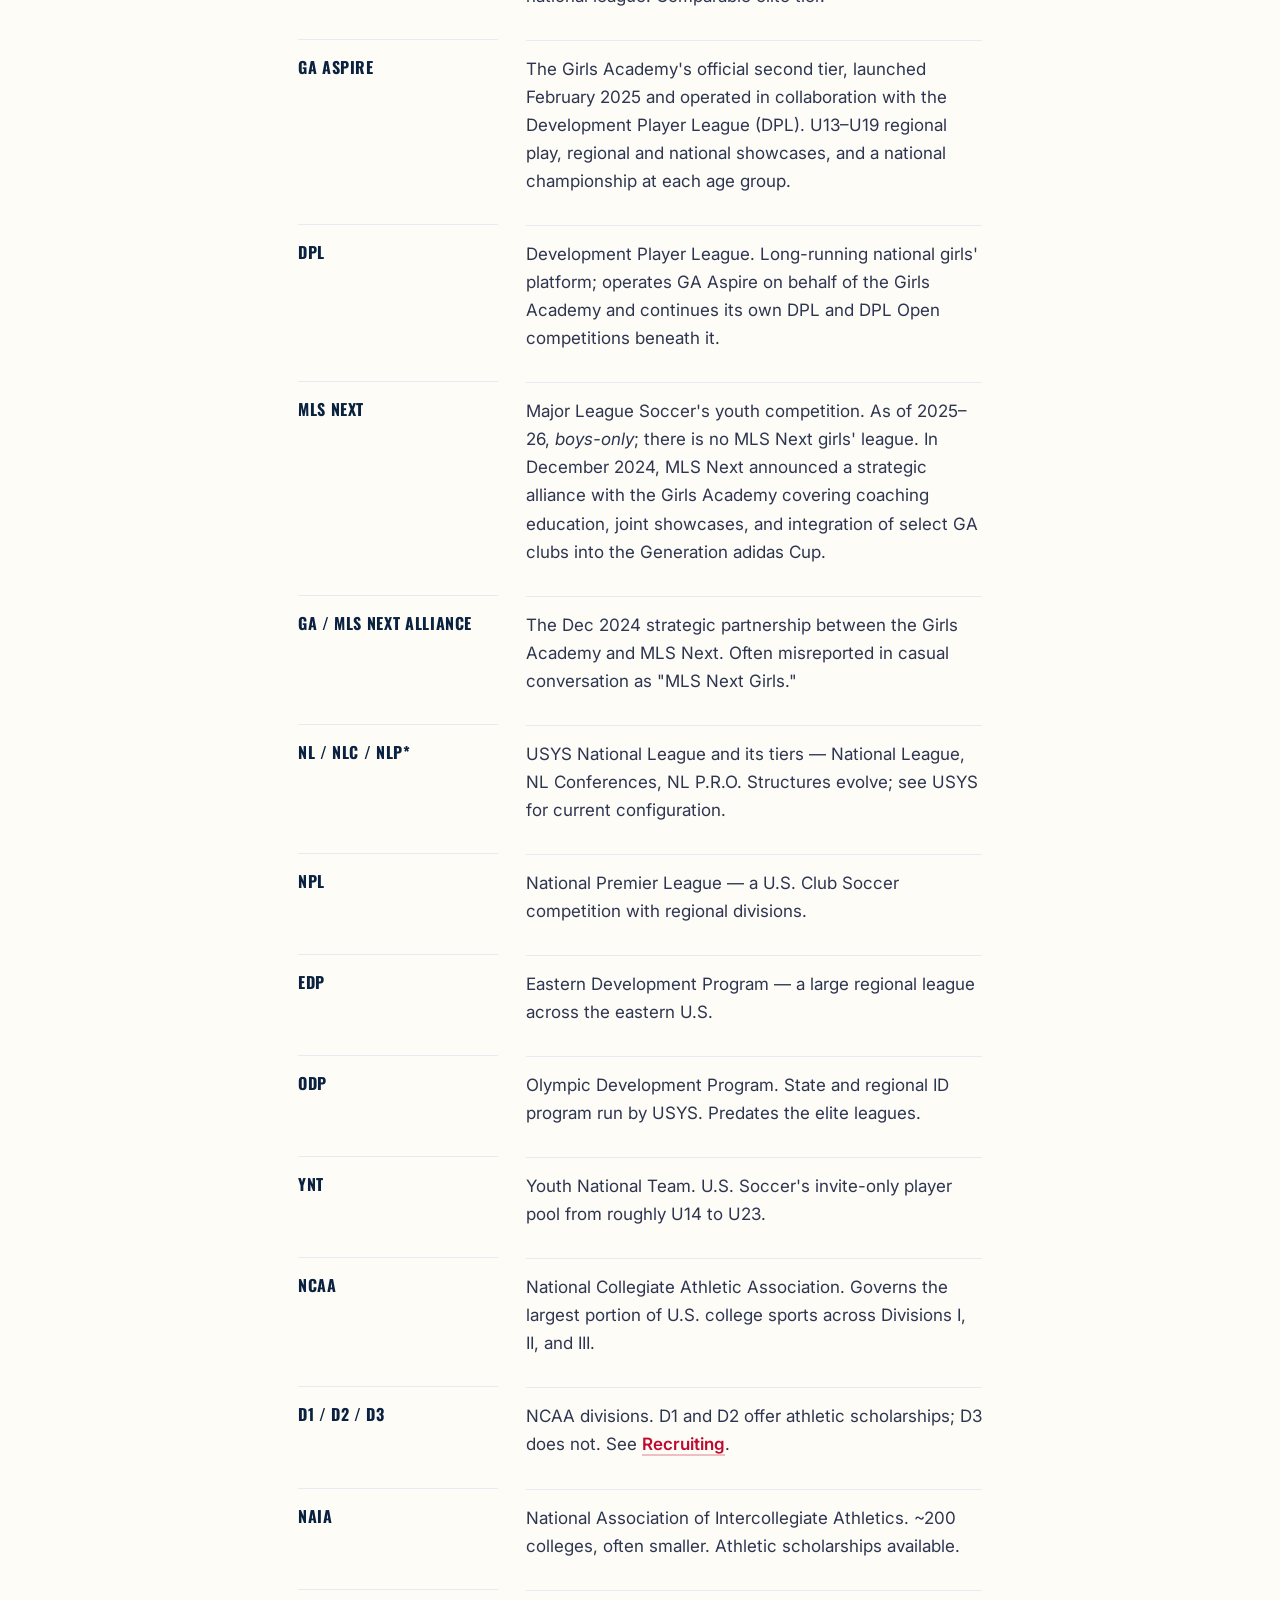
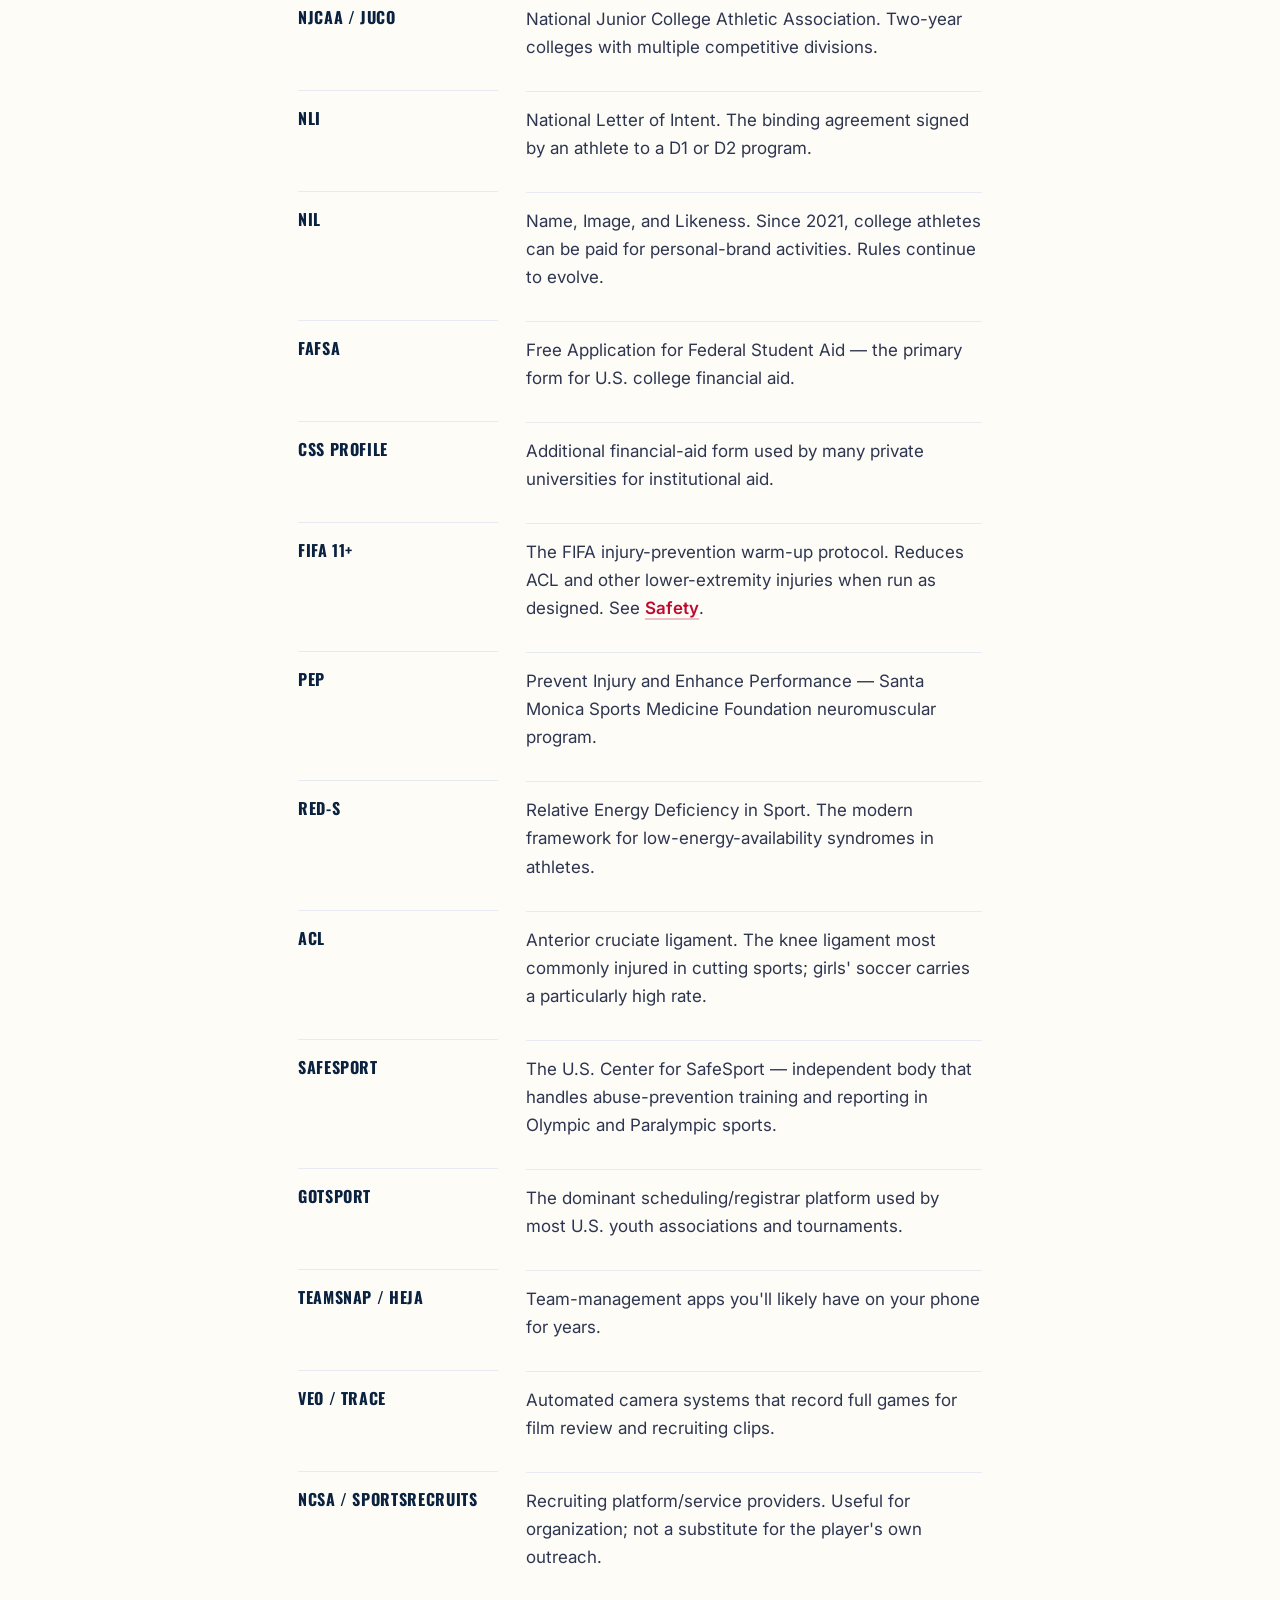
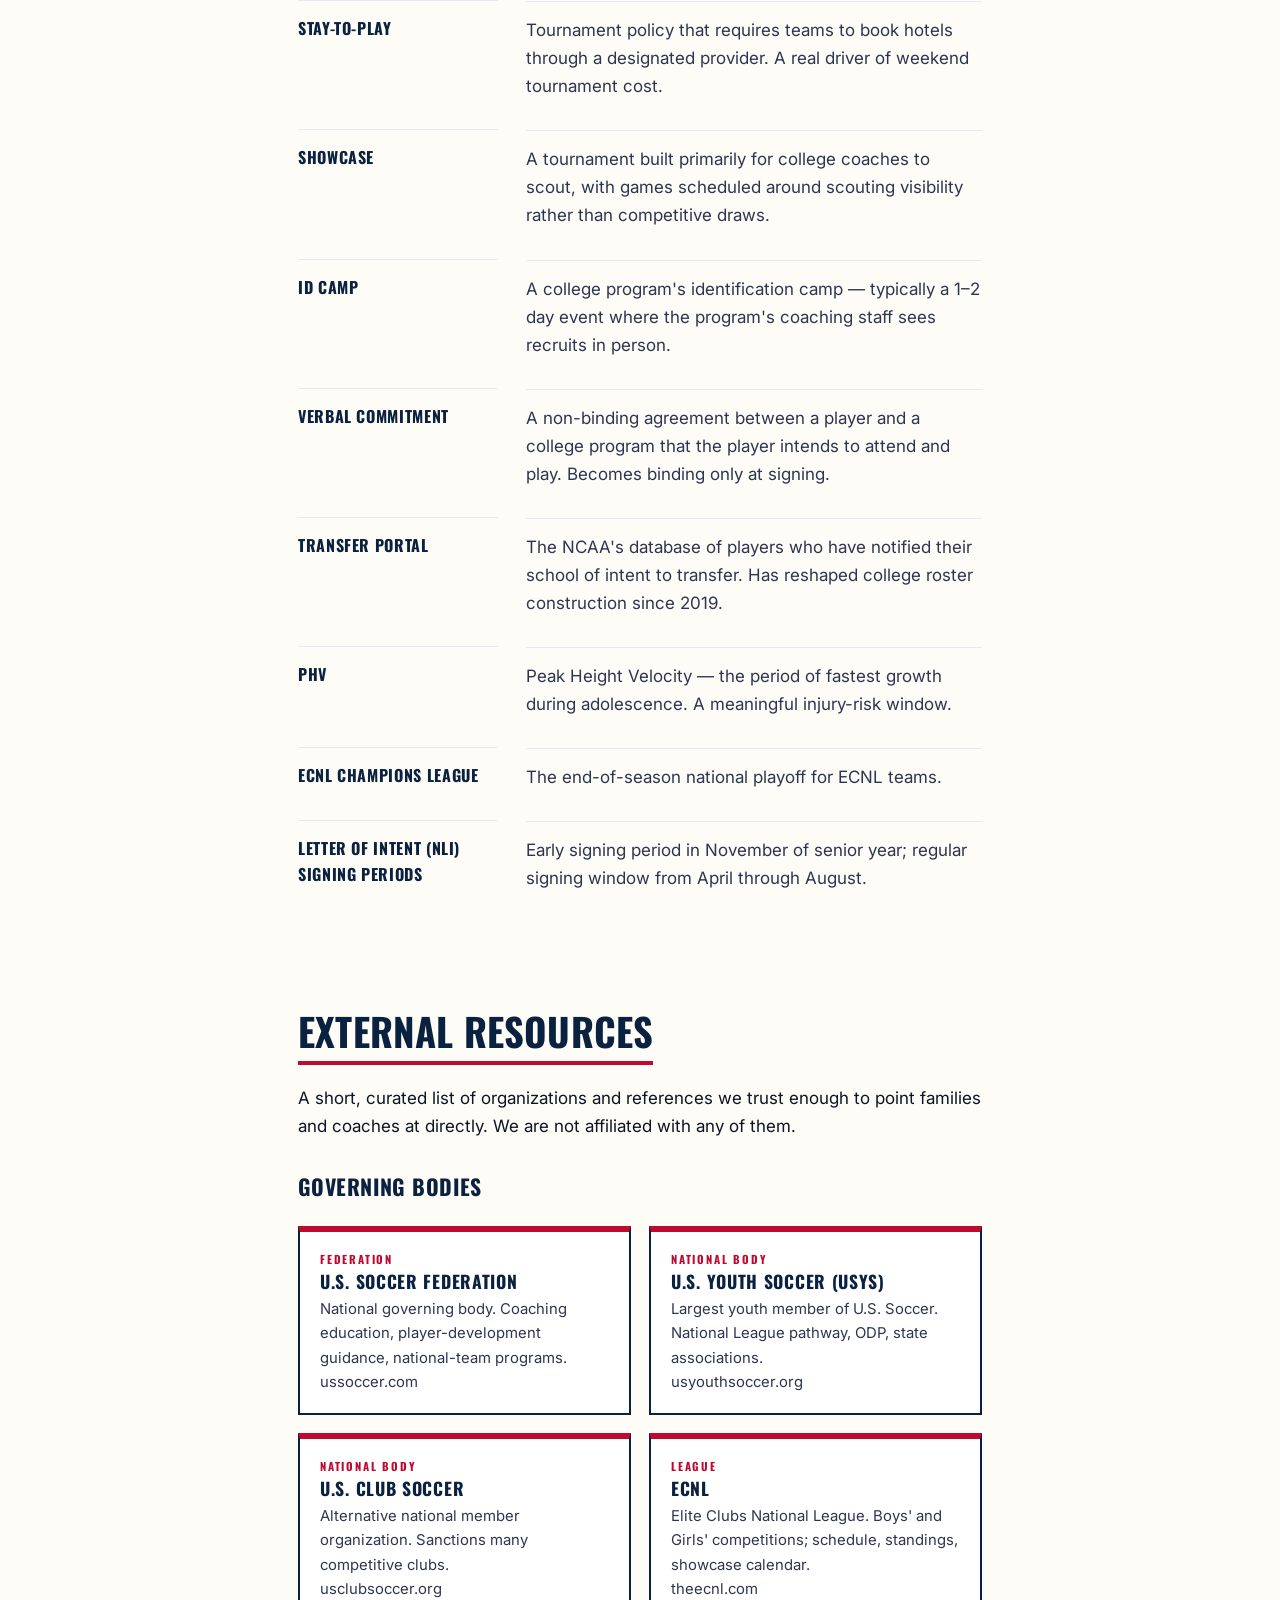
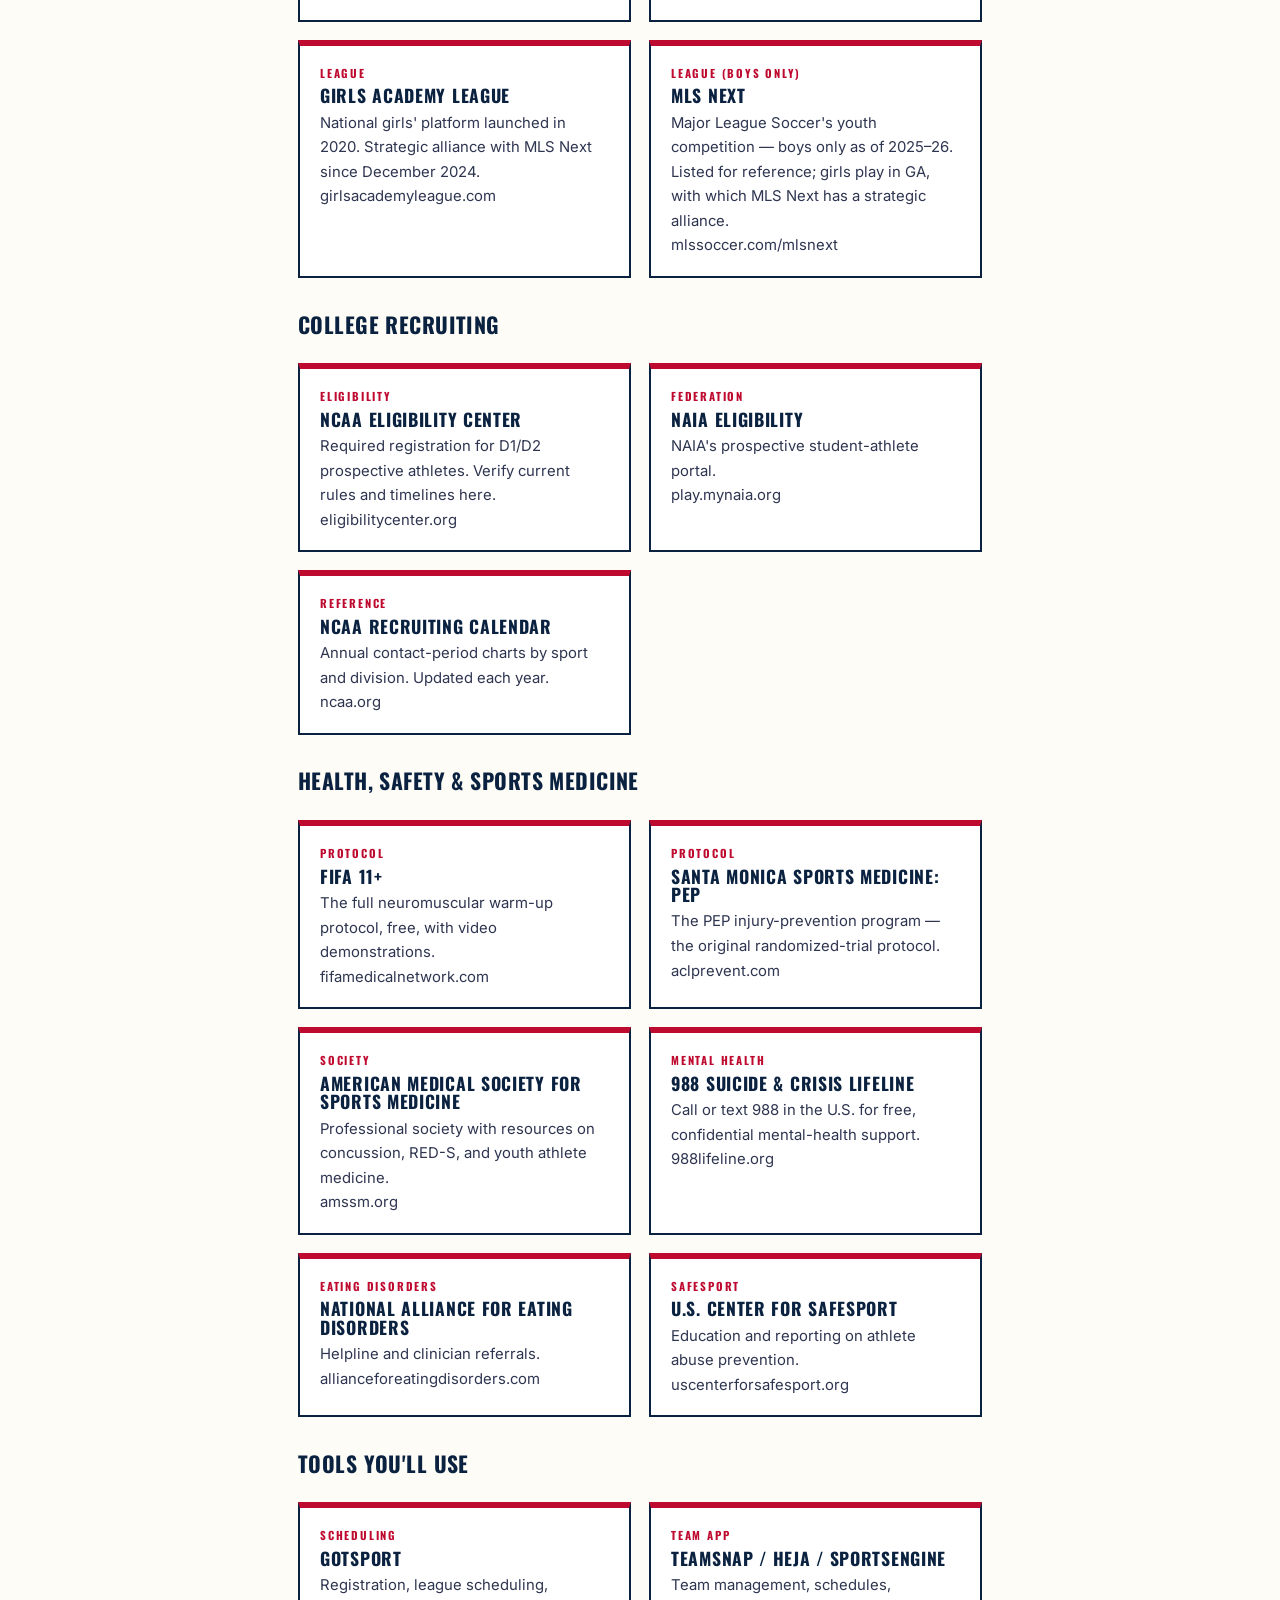
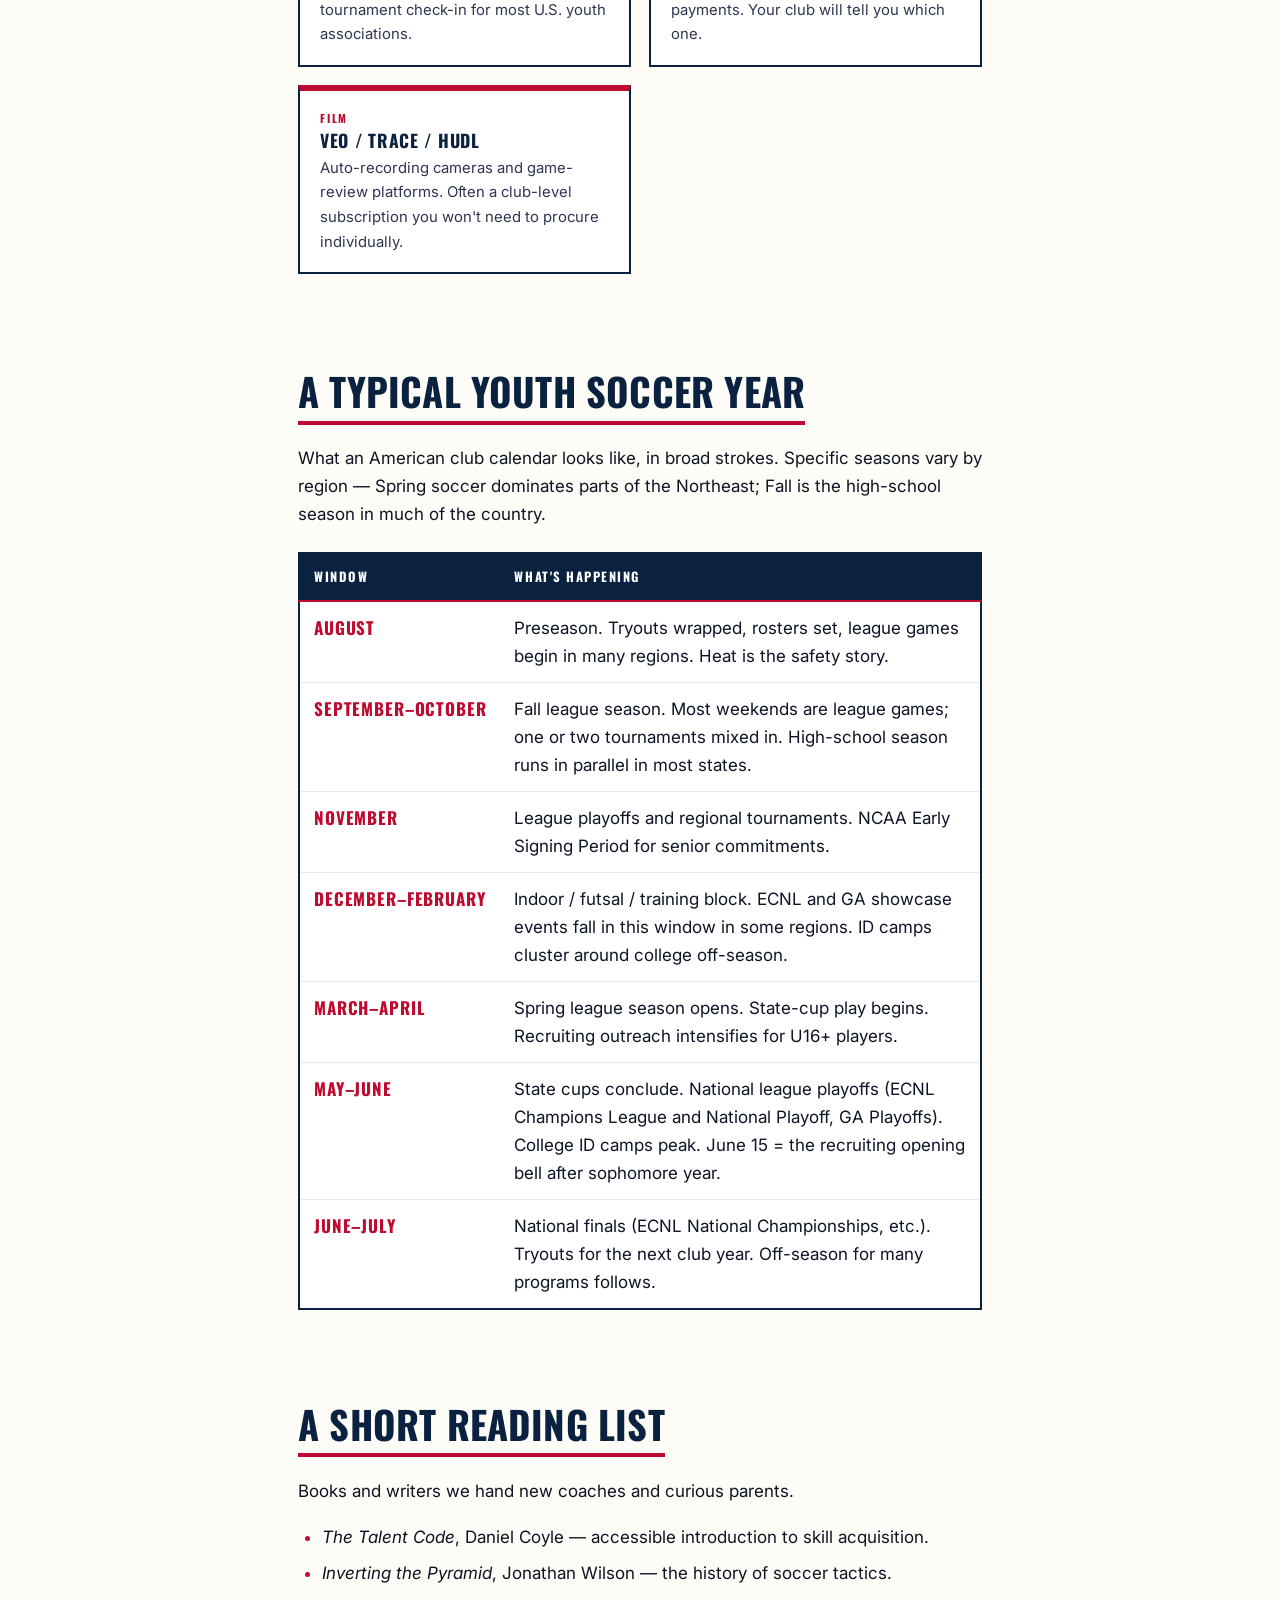
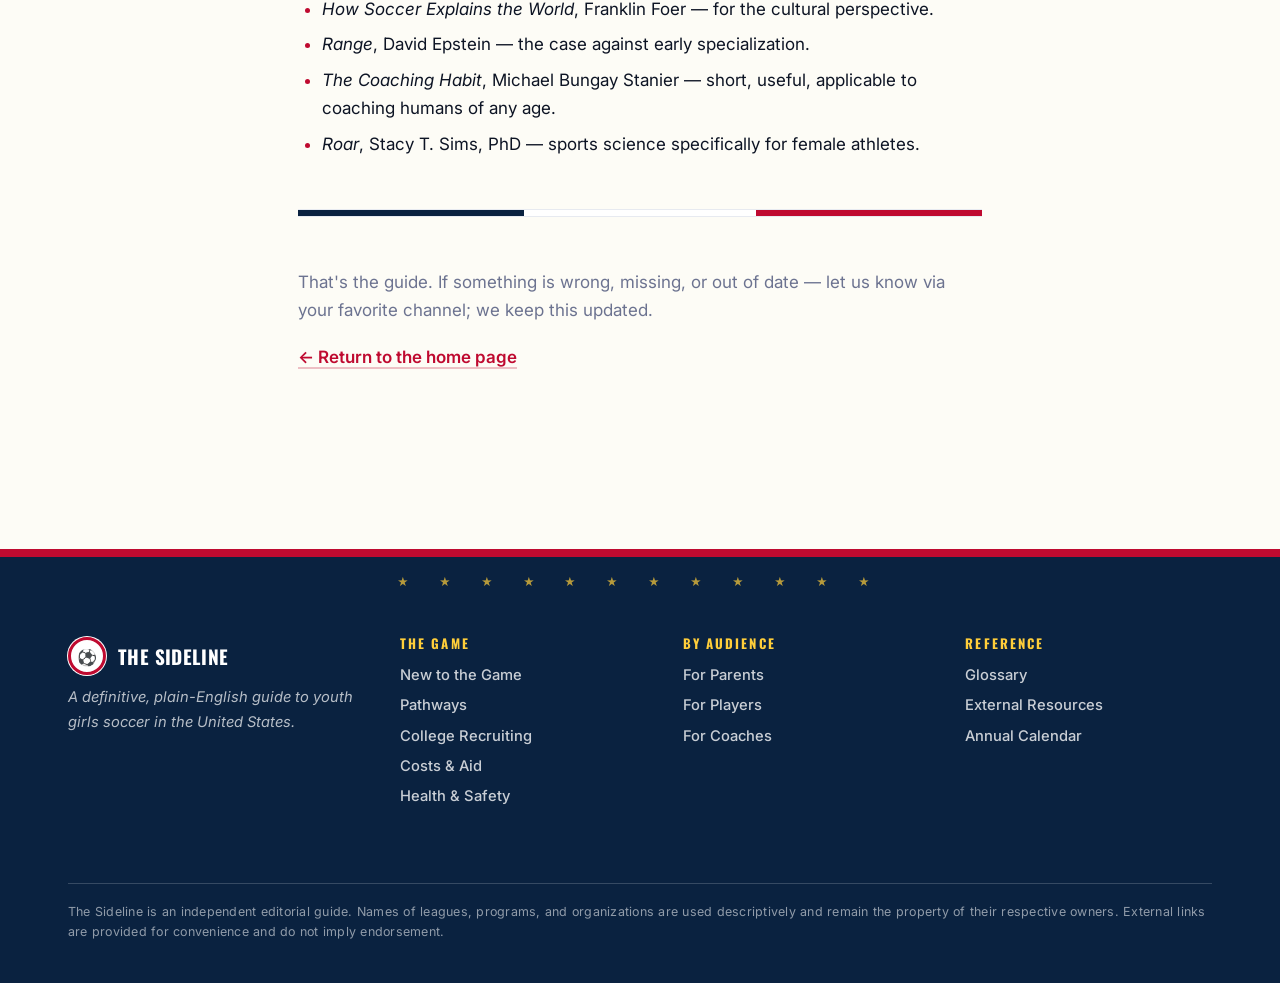
<file: resources.html>
<!DOCTYPE html>
<html lang="en">
<head>
<meta charset="UTF-8">
<meta name="viewport" content="width=device-width, initial-scale=1">
<title>Glossary &amp; Resources · The Sideline</title>
<meta name="description" content="A working glossary of youth girls soccer acronyms, plus a curated list of useful organizations, tools, and references for parents, players, and coaches.">
<link rel="preconnect" href="https://fonts.googleapis.com">
<link rel="preconnect" href="https://fonts.gstatic.com" crossorigin>
<link href="https://fonts.googleapis.com/css2?family=Oswald:wght@400;500;600;700;800&family=Inter:wght@400;500;600;700&display=swap" rel="stylesheet">
<link rel="stylesheet" href="styles.css">
</head>
<body>

<header class="masthead">
  <div class="wrap">
    <a href="index.html" class="brand">
      <span class="badge">⚽</span>
      <span>The Sideline<small>The Definitive Guide</small></span>
    </a>
    <nav class="primary">
      <a href="thegame.html">The Game</a>
      <a href="pathways.html">Pathways</a>
      <a href="recruiting.html">Recruiting</a>
      <a href="costs.html">Costs</a>
      <a href="safety.html">Health &amp; Safety</a>
      <a href="parents.html">Parents</a>
      <a href="players.html">Players</a>
      <a href="coaches.html">Coaches</a>
      <a href="resources.html" class="active">Resources</a>
    </nav>
  </div>
</header>


<aside class="newcomer-banner" aria-label="New to soccer? Start here.">
  <div class="wrap">
    <span class="star" aria-hidden="true">★ ★</span>
    <div class="msg"><strong>New to the game?</strong> Start here for an overview of how soccer is played.</div>
    <a href="thegame.html" class="cta">The Game, Explained →</a>
    <span class="star" aria-hidden="true">★ ★</span>
  </div>
</aside>

<section class="section-head">
  <div class="wrap">
    <div class="kicker">Chapter 08</div>
    <h1>Glossary &amp; Resources</h1>
    <p class="deck">Every acronym decoded, the calendar of an American youth soccer year, and a curated list of the organizations, tools, and references we'd hand a family on day one.</p>
  </div>
</section>

<article>
  <div class="wrap read">

    <h2 id="glossary">The glossary</h2>
    <p>An opinionated working dictionary of the terms you'll meet in the parking lot, on team apps, and in coach emails. Asterisks mark abbreviations whose specific structures change year to year; check the official source.</p>

    <dl class="glossary">
      <dt>U.S. Soccer</dt>
      <dd>The United States Soccer Federation — the national governing body. Sets technical standards and runs national teams.</dd>

      <dt>USYS</dt>
      <dd>U.S. Youth Soccer — the largest youth-soccer body in the country, organized through state associations. Runs the National League and a tiered competition structure.</dd>

      <dt>State association</dt>
      <dd>State-level affiliate of USYS or U.S. Club Soccer (e.g., Eastern New York Youth Soccer, Cal North). Owns rec and travel-league sanctioning, ODP, and registrar functions.</dd>

      <dt>U.S. Club Soccer</dt>
      <dd>An alternative national member organization of U.S. Soccer. Sanctions many competitive clubs; runs ENPL and was historically tied to the Development Academy.</dd>

      <dt>ECNL</dt>
      <dd>Elite Clubs National League. Founded 2009; the most established elite-tier girls' league. U13–U19. See <a href="pathways.html#elite">Pathways</a>.</dd>

      <dt>ECRL</dt>
      <dd>ECNL Regional League. The development tier under ECNL within ECNL clubs.</dd>

      <dt>GA</dt>
      <dd>Girls Academy. Launched 2020 as a club-led, player-first national league. Comparable elite tier.</dd>

      <dt>GA Aspire</dt>
      <dd>The Girls Academy's official second tier, launched February 2025 and operated in collaboration with the Development Player League (DPL). U13–U19 regional play, regional and national showcases, and a national championship at each age group.</dd>

      <dt>DPL</dt>
      <dd>Development Player League. Long-running national girls' platform; operates GA Aspire on behalf of the Girls Academy and continues its own DPL and DPL Open competitions beneath it.</dd>

      <dt>MLS Next</dt>
      <dd>Major League Soccer's youth competition. As of 2025–26, <em>boys-only</em>; there is no MLS Next girls' league. In December 2024, MLS Next announced a strategic alliance with the Girls Academy covering coaching education, joint showcases, and integration of select GA clubs into the Generation adidas Cup.</dd>

      <dt>GA / MLS Next Alliance</dt>
      <dd>The Dec 2024 strategic partnership between the Girls Academy and MLS Next. Often misreported in casual conversation as "MLS Next Girls."</dd>

      <dt>NL / NLC / NLP*</dt>
      <dd>USYS National League and its tiers — National League, NL Conferences, NL P.R.O. Structures evolve; see USYS for current configuration.</dd>

      <dt>NPL</dt>
      <dd>National Premier League — a U.S. Club Soccer competition with regional divisions.</dd>

      <dt>EDP</dt>
      <dd>Eastern Development Program — a large regional league across the eastern U.S.</dd>

      <dt>ODP</dt>
      <dd>Olympic Development Program. State and regional ID program run by USYS. Predates the elite leagues.</dd>

      <dt>YNT</dt>
      <dd>Youth National Team. U.S. Soccer's invite-only player pool from roughly U14 to U23.</dd>

      <dt>NCAA</dt>
      <dd>National Collegiate Athletic Association. Governs the largest portion of U.S. college sports across Divisions I, II, and III.</dd>

      <dt>D1 / D2 / D3</dt>
      <dd>NCAA divisions. D1 and D2 offer athletic scholarships; D3 does not. See <a href="recruiting.html">Recruiting</a>.</dd>

      <dt>NAIA</dt>
      <dd>National Association of Intercollegiate Athletics. ~200 colleges, often smaller. Athletic scholarships available.</dd>

      <dt>NJCAA / JUCO</dt>
      <dd>National Junior College Athletic Association. Two-year colleges with multiple competitive divisions.</dd>

      <dt>NLI</dt>
      <dd>National Letter of Intent. The binding agreement signed by an athlete to a D1 or D2 program.</dd>

      <dt>NIL</dt>
      <dd>Name, Image, and Likeness. Since 2021, college athletes can be paid for personal-brand activities. Rules continue to evolve.</dd>

      <dt>FAFSA</dt>
      <dd>Free Application for Federal Student Aid — the primary form for U.S. college financial aid.</dd>

      <dt>CSS Profile</dt>
      <dd>Additional financial-aid form used by many private universities for institutional aid.</dd>

      <dt>FIFA 11+</dt>
      <dd>The FIFA injury-prevention warm-up protocol. Reduces ACL and other lower-extremity injuries when run as designed. See <a href="safety.html#prevention">Safety</a>.</dd>

      <dt>PEP</dt>
      <dd>Prevent Injury and Enhance Performance — Santa Monica Sports Medicine Foundation neuromuscular program.</dd>

      <dt>RED-S</dt>
      <dd>Relative Energy Deficiency in Sport. The modern framework for low-energy-availability syndromes in athletes.</dd>

      <dt>ACL</dt>
      <dd>Anterior cruciate ligament. The knee ligament most commonly injured in cutting sports; girls' soccer carries a particularly high rate.</dd>

      <dt>SafeSport</dt>
      <dd>The U.S. Center for SafeSport — independent body that handles abuse-prevention training and reporting in Olympic and Paralympic sports.</dd>

      <dt>GotSport</dt>
      <dd>The dominant scheduling/registrar platform used by most U.S. youth associations and tournaments.</dd>

      <dt>TeamSnap / Heja</dt>
      <dd>Team-management apps you'll likely have on your phone for years.</dd>

      <dt>Veo / Trace</dt>
      <dd>Automated camera systems that record full games for film review and recruiting clips.</dd>

      <dt>NCSA / SportsRecruits</dt>
      <dd>Recruiting platform/service providers. Useful for organization; not a substitute for the player's own outreach.</dd>

      <dt>Stay-to-play</dt>
      <dd>Tournament policy that requires teams to book hotels through a designated provider. A real driver of weekend tournament cost.</dd>

      <dt>Showcase</dt>
      <dd>A tournament built primarily for college coaches to scout, with games scheduled around scouting visibility rather than competitive draws.</dd>

      <dt>ID camp</dt>
      <dd>A college program's identification camp — typically a 1–2 day event where the program's coaching staff sees recruits in person.</dd>

      <dt>Verbal commitment</dt>
      <dd>A non-binding agreement between a player and a college program that the player intends to attend and play. Becomes binding only at signing.</dd>

      <dt>Transfer portal</dt>
      <dd>The NCAA's database of players who have notified their school of intent to transfer. Has reshaped college roster construction since 2019.</dd>

      <dt>PHV</dt>
      <dd>Peak Height Velocity — the period of fastest growth during adolescence. A meaningful injury-risk window.</dd>

      <dt>ECNL Champions League</dt>
      <dd>The end-of-season national playoff for ECNL teams.</dd>

      <dt>Letter of Intent (NLI) signing periods</dt>
      <dd>Early signing period in November of senior year; regular signing window from April through August.</dd>
    </dl>

    <h2 id="external">External resources</h2>
    <p>A short, curated list of organizations and references we trust enough to point families and coaches at directly. We are not affiliated with any of them.</p>

    <h3>Governing bodies</h3>
    <div class="resource-grid">
      <div class="resource">
        <span class="source">Federation</span>
        <h4>U.S. Soccer Federation</h4>
        <p>National governing body. Coaching education, player-development guidance, national-team programs.<br>ussoccer.com</p>
      </div>
      <div class="resource">
        <span class="source">National body</span>
        <h4>U.S. Youth Soccer (USYS)</h4>
        <p>Largest youth member of U.S. Soccer. National League pathway, ODP, state associations.<br>usyouthsoccer.org</p>
      </div>
      <div class="resource">
        <span class="source">National body</span>
        <h4>U.S. Club Soccer</h4>
        <p>Alternative national member organization. Sanctions many competitive clubs.<br>usclubsoccer.org</p>
      </div>
      <div class="resource">
        <span class="source">League</span>
        <h4>ECNL</h4>
        <p>Elite Clubs National League. Boys' and Girls' competitions; schedule, standings, showcase calendar.<br>theecnl.com</p>
      </div>
      <div class="resource">
        <span class="source">League</span>
        <h4>Girls Academy League</h4>
        <p>National girls' platform launched in 2020. Strategic alliance with MLS Next since December 2024.<br>girlsacademyleague.com</p>
      </div>
      <div class="resource">
        <span class="source">League (boys only)</span>
        <h4>MLS Next</h4>
        <p>Major League Soccer's youth competition — boys only as of 2025–26. Listed for reference; girls play in GA, with which MLS Next has a strategic alliance.<br>mlssoccer.com/mlsnext</p>
      </div>
    </div>

    <h3>College recruiting</h3>
    <div class="resource-grid">
      <div class="resource">
        <span class="source">Eligibility</span>
        <h4>NCAA Eligibility Center</h4>
        <p>Required registration for D1/D2 prospective athletes. Verify current rules and timelines here.<br>eligibilitycenter.org</p>
      </div>
      <div class="resource">
        <span class="source">Federation</span>
        <h4>NAIA Eligibility</h4>
        <p>NAIA's prospective student-athlete portal.<br>play.mynaia.org</p>
      </div>
      <div class="resource">
        <span class="source">Reference</span>
        <h4>NCAA Recruiting Calendar</h4>
        <p>Annual contact-period charts by sport and division. Updated each year.<br>ncaa.org</p>
      </div>
    </div>

    <h3>Health, safety &amp; sports medicine</h3>
    <div class="resource-grid">
      <div class="resource">
        <span class="source">Protocol</span>
        <h4>FIFA 11+</h4>
        <p>The full neuromuscular warm-up protocol, free, with video demonstrations.<br>fifamedicalnetwork.com</p>
      </div>
      <div class="resource">
        <span class="source">Protocol</span>
        <h4>Santa Monica Sports Medicine: PEP</h4>
        <p>The PEP injury-prevention program — the original randomized-trial protocol.<br>aclprevent.com</p>
      </div>
      <div class="resource">
        <span class="source">Society</span>
        <h4>American Medical Society for Sports Medicine</h4>
        <p>Professional society with resources on concussion, RED-S, and youth athlete medicine.<br>amssm.org</p>
      </div>
      <div class="resource">
        <span class="source">Mental health</span>
        <h4>988 Suicide &amp; Crisis Lifeline</h4>
        <p>Call or text 988 in the U.S. for free, confidential mental-health support.<br>988lifeline.org</p>
      </div>
      <div class="resource">
        <span class="source">Eating disorders</span>
        <h4>National Alliance for Eating Disorders</h4>
        <p>Helpline and clinician referrals.<br>allianceforeatingdisorders.com</p>
      </div>
      <div class="resource">
        <span class="source">SafeSport</span>
        <h4>U.S. Center for SafeSport</h4>
        <p>Education and reporting on athlete abuse prevention.<br>uscenterforsafesport.org</p>
      </div>
    </div>

    <h3>Tools you'll use</h3>
    <div class="resource-grid">
      <div class="resource">
        <span class="source">Scheduling</span>
        <h4>GotSport</h4>
        <p>Registration, league scheduling, tournament check-in for most U.S. youth associations.</p>
      </div>
      <div class="resource">
        <span class="source">Team app</span>
        <h4>TeamSnap / Heja / SportsEngine</h4>
        <p>Team management, schedules, payments. Your club will tell you which one.</p>
      </div>
      <div class="resource">
        <span class="source">Film</span>
        <h4>Veo / Trace / Hudl</h4>
        <p>Auto-recording cameras and game-review platforms. Often a club-level subscription you won't need to procure individually.</p>
      </div>
    </div>

    <h2 id="calendar">A typical youth soccer year</h2>
    <p>What an American club calendar looks like, in broad strokes. Specific seasons vary by region — Spring soccer dominates parts of the Northeast; Fall is the high-school season in much of the country.</p>

    <table class="calendar">
      <thead><tr><th>Window</th><th>What's happening</th></tr></thead>
      <tbody>
        <tr><td class="month">August</td><td>Preseason. Tryouts wrapped, rosters set, league games begin in many regions. Heat is the safety story.</td></tr>
        <tr><td class="month">September–October</td><td>Fall league season. Most weekends are league games; one or two tournaments mixed in. High-school season runs in parallel in most states.</td></tr>
        <tr><td class="month">November</td><td>League playoffs and regional tournaments. NCAA Early Signing Period for senior commitments.</td></tr>
        <tr><td class="month">December–February</td><td>Indoor / futsal / training block. ECNL and GA showcase events fall in this window in some regions. ID camps cluster around college off-season.</td></tr>
        <tr><td class="month">March–April</td><td>Spring league season opens. State-cup play begins. Recruiting outreach intensifies for U16+ players.</td></tr>
        <tr><td class="month">May–June</td><td>State cups conclude. National league playoffs (ECNL Champions League and National Playoff, GA Playoffs). College ID camps peak. June 15 = the recruiting opening bell after sophomore year.</td></tr>
        <tr><td class="month">June–July</td><td>National finals (ECNL National Championships, etc.). Tryouts for the next club year. Off-season for many programs follows.</td></tr>
      </tbody>
    </table>

    <h2 id="reading">A short reading list</h2>
    <p>Books and writers we hand new coaches and curious parents.</p>
    <ul>
      <li><em>The Talent Code</em>, Daniel Coyle — accessible introduction to skill acquisition.</li>
      <li><em>Inverting the Pyramid</em>, Jonathan Wilson — the history of soccer tactics.</li>
      <li><em>How Soccer Explains the World</em>, Franklin Foer — for the cultural perspective.</li>
      <li><em>Range</em>, David Epstein — the case against early specialization.</li>
      <li><em>The Coaching Habit</em>, Michael Bungay Stanier — short, useful, applicable to coaching humans of any age.</li>
      <li><em>Roar</em>, Stacy T. Sims, PhD — sports science specifically for female athletes.</li>
    </ul>

    <hr>

    <p class="muted">That's the guide. If something is wrong, missing, or out of date — let us know via your favorite channel; we keep this updated.</p>
    <p><a href="index.html">← Return to the home page</a></p>

  </div>
</article>

<footer class="foot">
  <div class="wrap">
    <div>
      <div class="brand" style="font-size:1.2rem;margin-bottom:10px">
        <span class="badge">⚽</span>
        <span>The Sideline</span>
      </div>
      <p class="colophon">A definitive, plain-English guide to youth girls soccer in the United States.</p>
    </div>
    <div>
      <h5>The Game</h5>
      <ul>
        <li><a href="thegame.html">New to the Game</a></li>
        <li><a href="pathways.html">Pathways</a></li>
        <li><a href="recruiting.html">College Recruiting</a></li>
        <li><a href="costs.html">Costs &amp; Aid</a></li>
        <li><a href="safety.html">Health &amp; Safety</a></li>
      </ul>
    </div>
    <div>
      <h5>By Audience</h5>
      <ul>
        <li><a href="parents.html">For Parents</a></li>
        <li><a href="players.html">For Players</a></li>
        <li><a href="coaches.html">For Coaches</a></li>
      </ul>
    </div>
    <div>
      <h5>Reference</h5>
      <ul>
        <li><a href="#glossary">Glossary</a></li>
        <li><a href="#external">External Resources</a></li>
        <li><a href="#calendar">Annual Calendar</a></li>
      </ul>
    </div>
    <div class="disclaimer" style="grid-column:1/-1">
      The Sideline is an independent editorial guide. Names of leagues, programs, and organizations are used descriptively and remain the property of their respective owners. External links are provided for convenience and do not imply endorsement.
    </div>
  </div>
</footer>

</body>
</html>
</file>
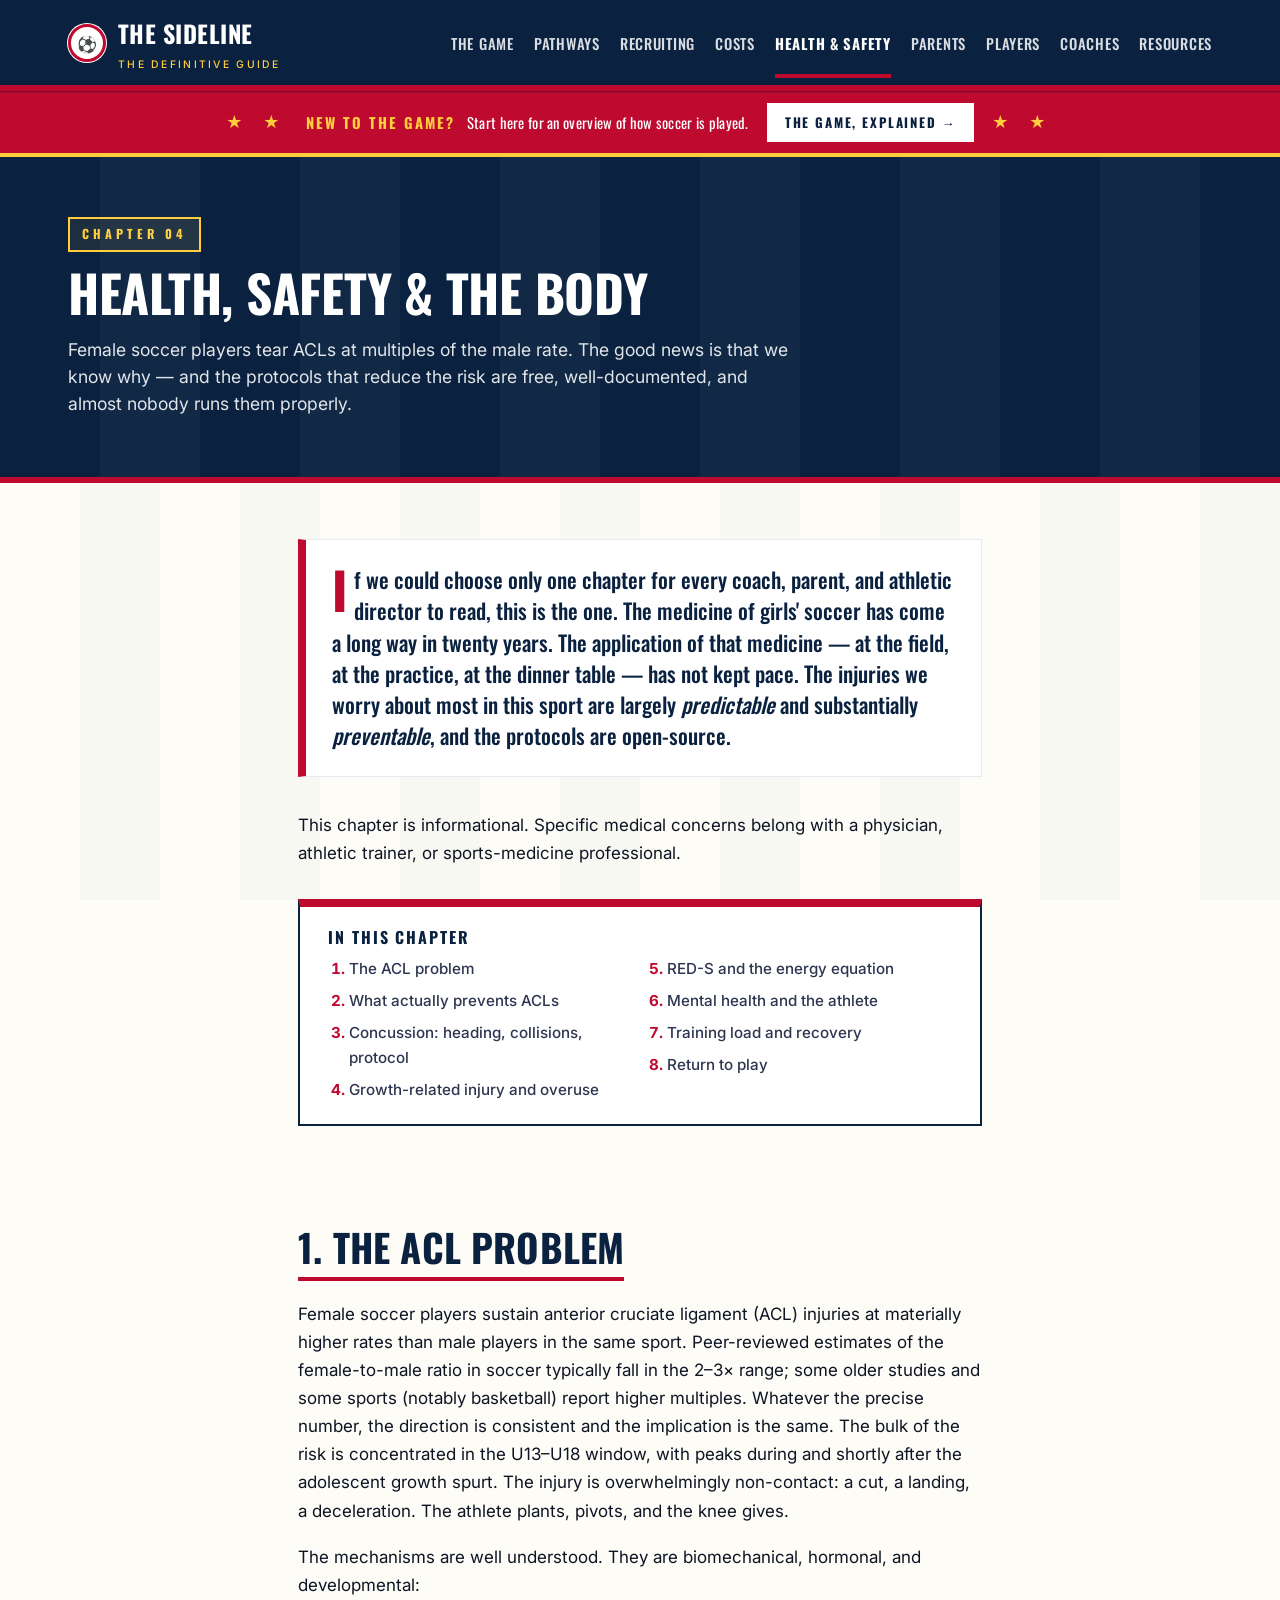
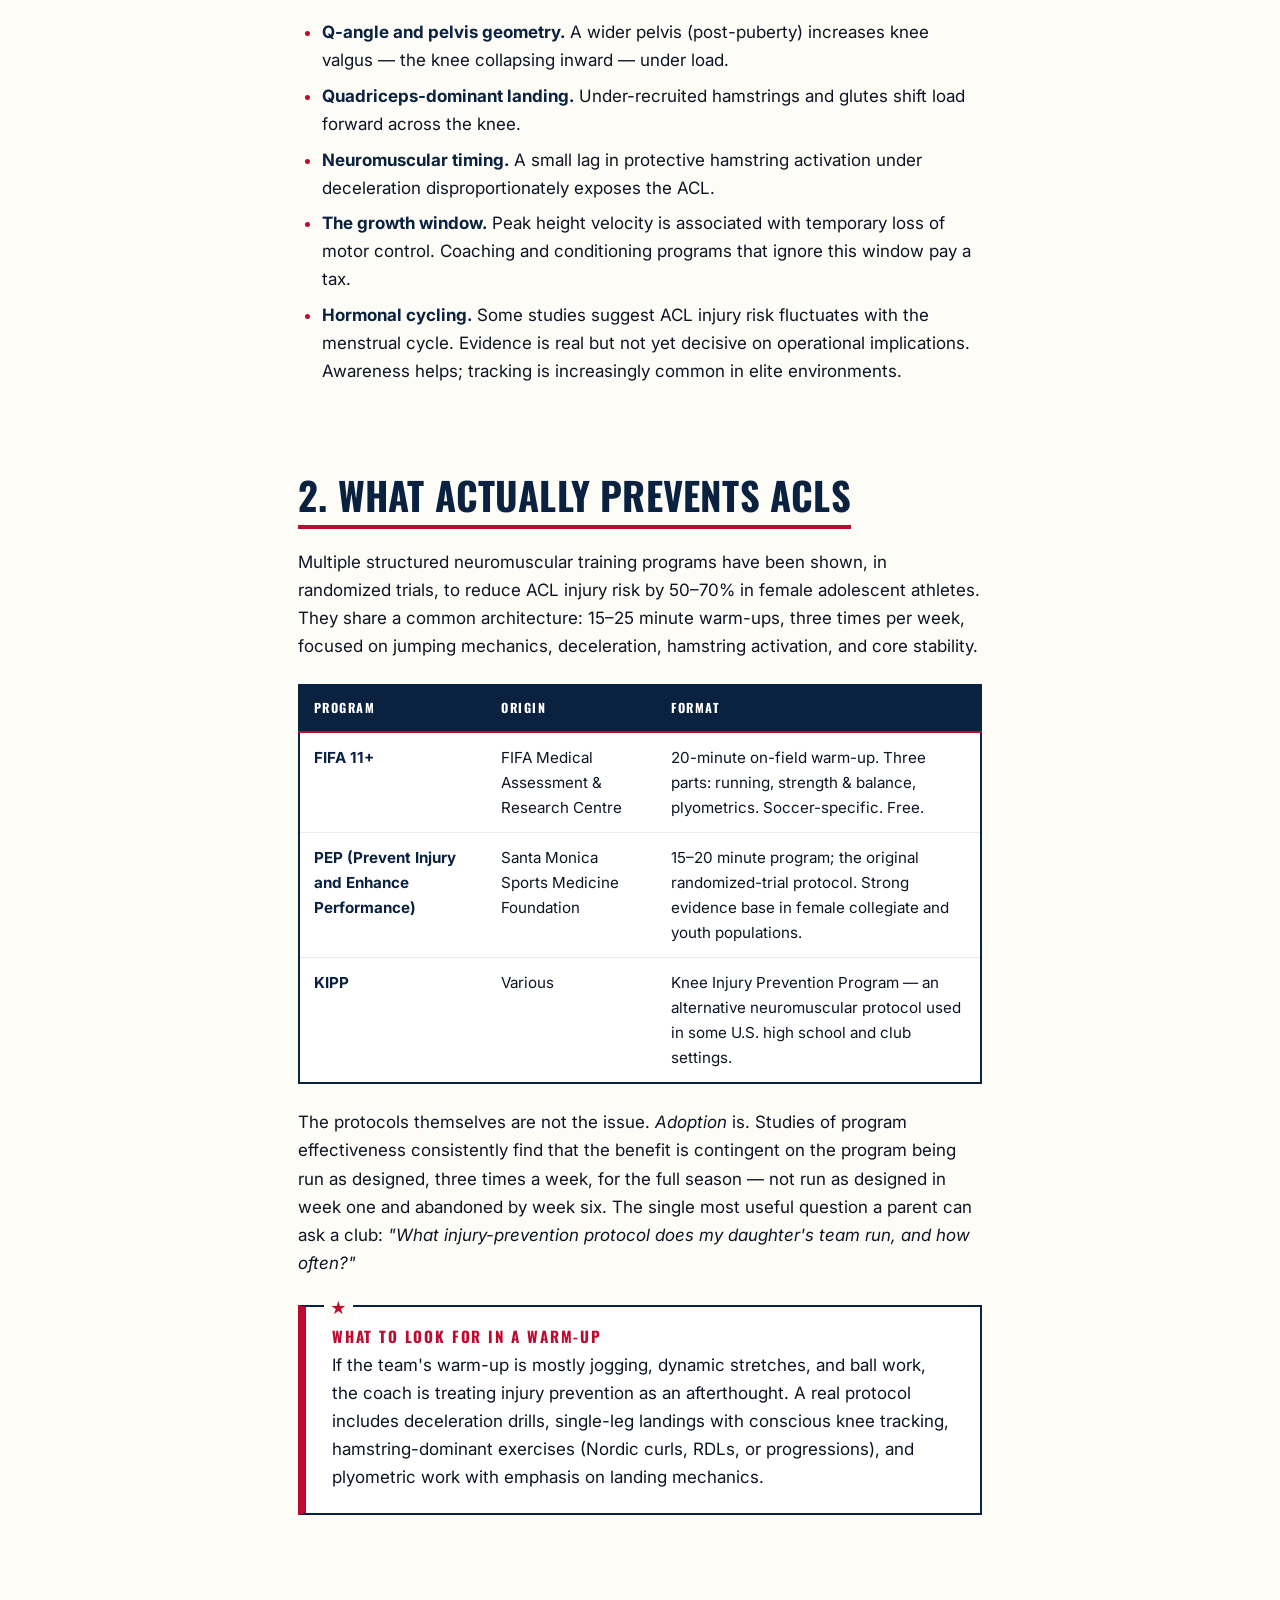
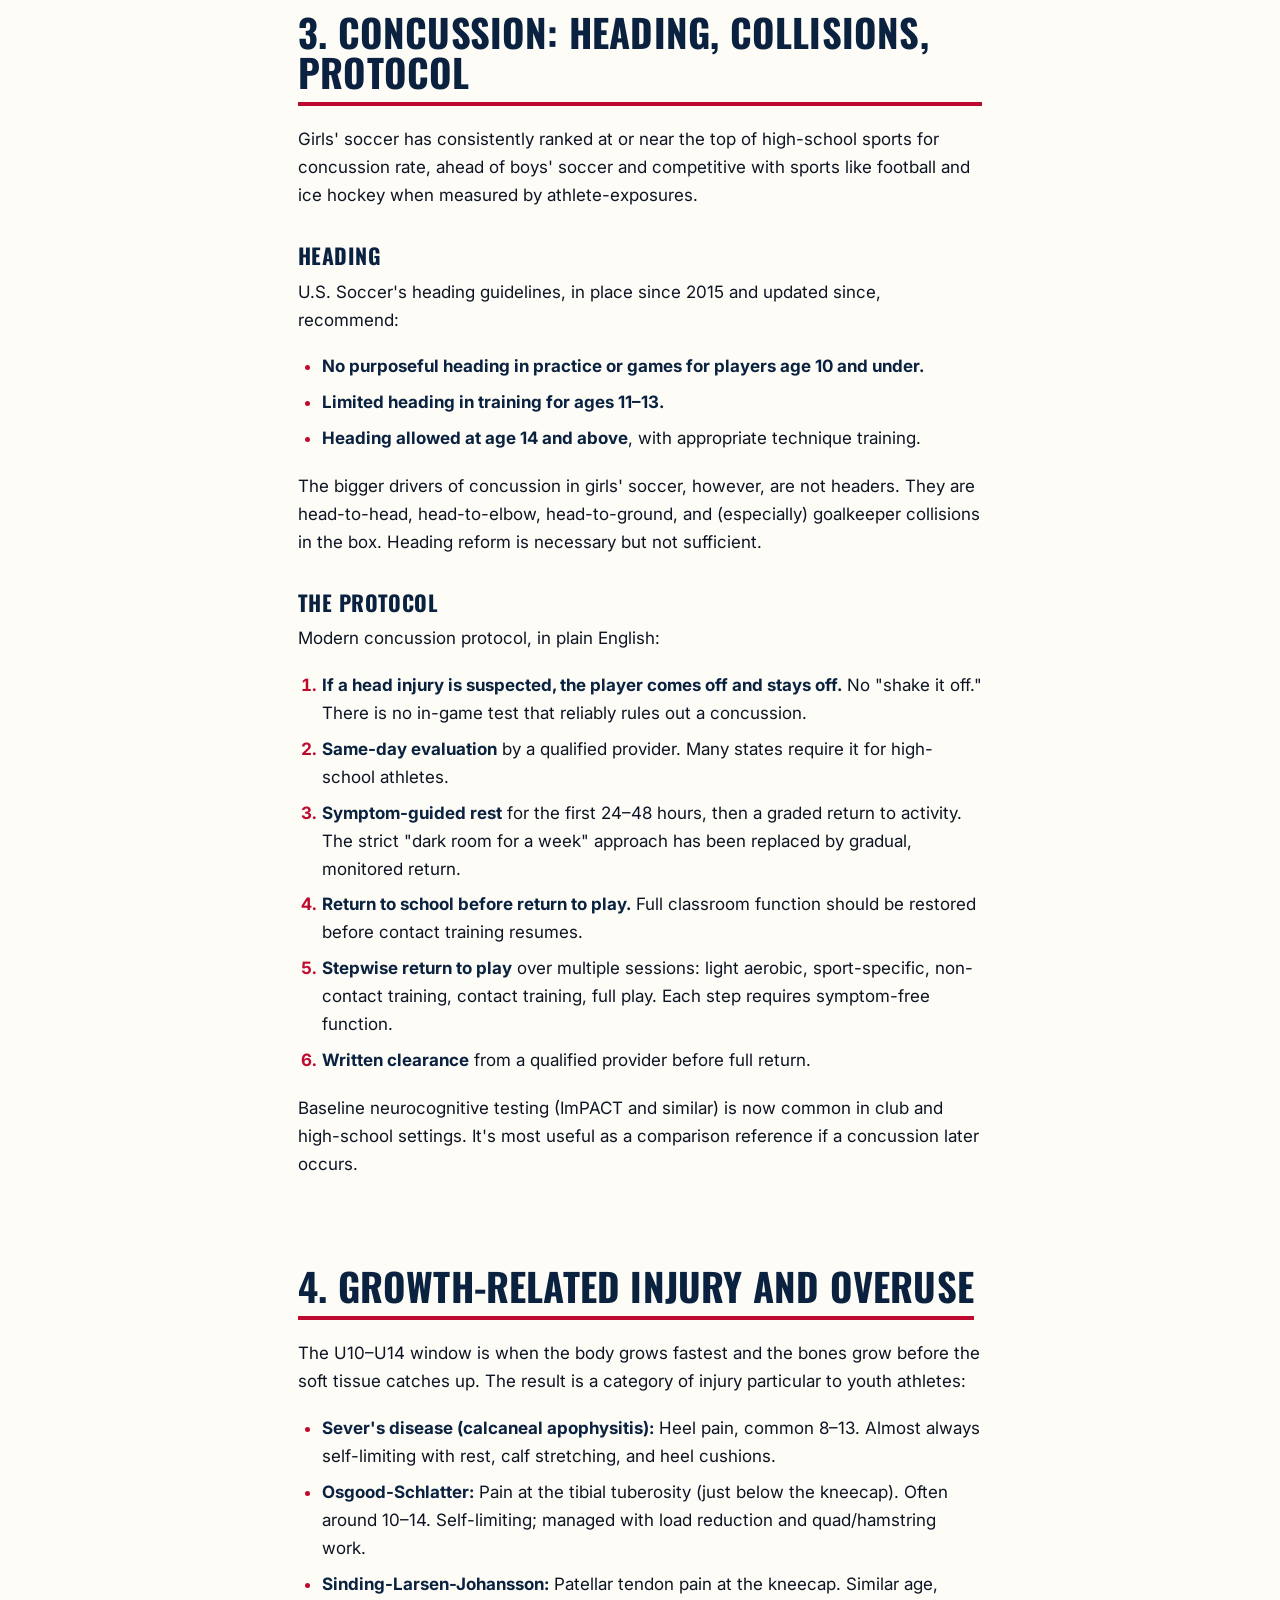
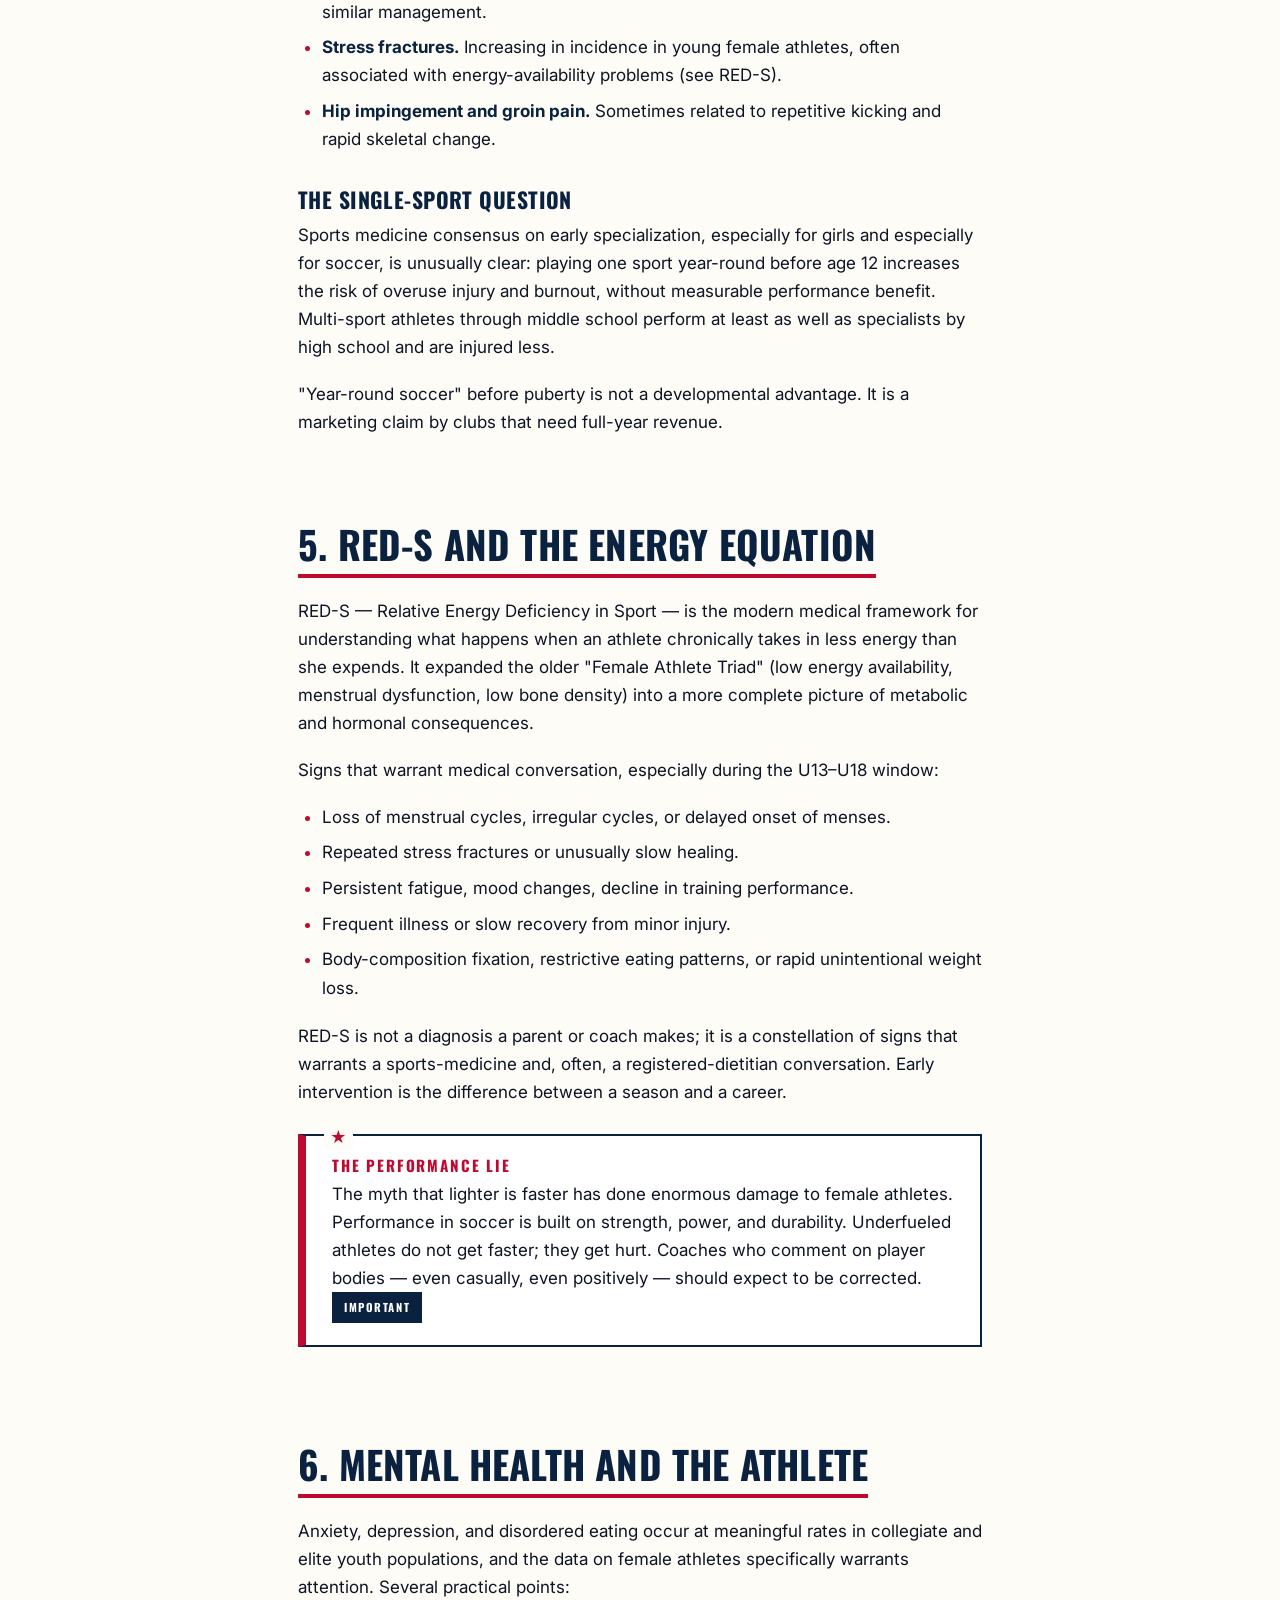
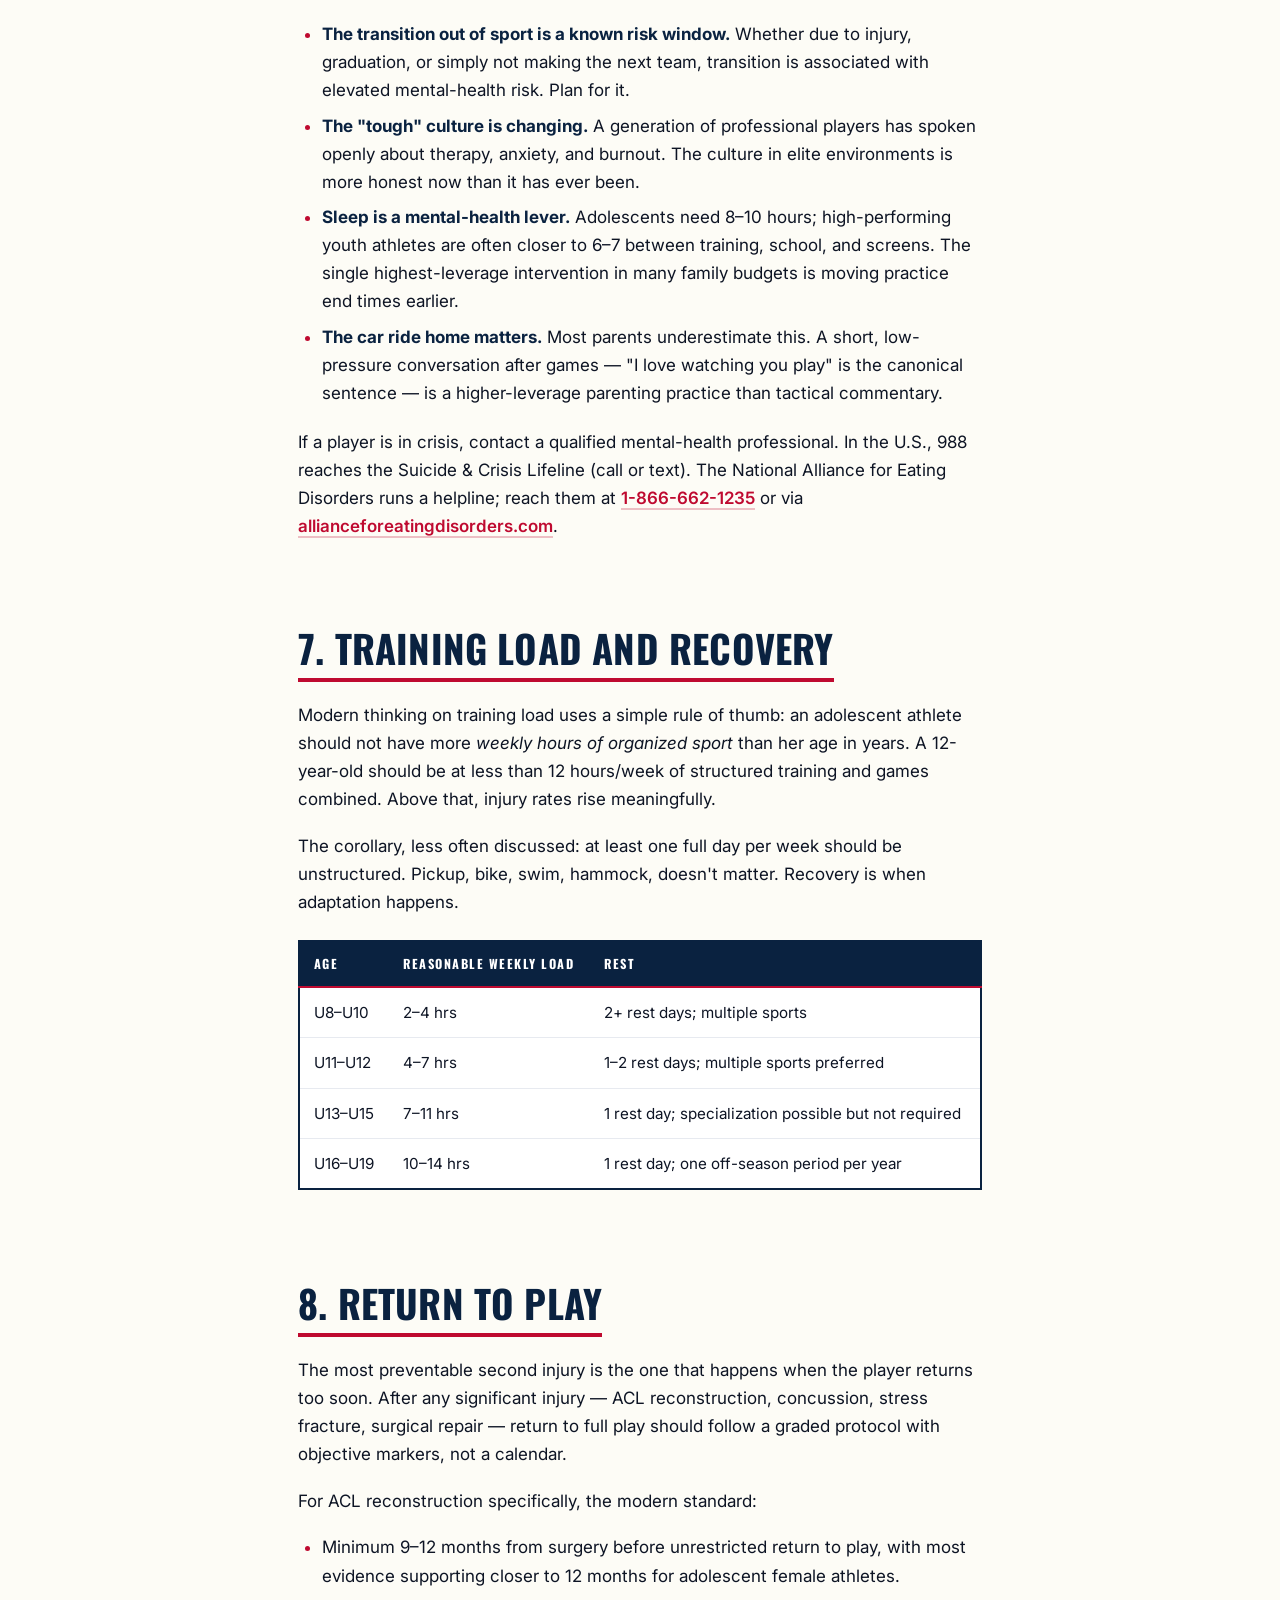
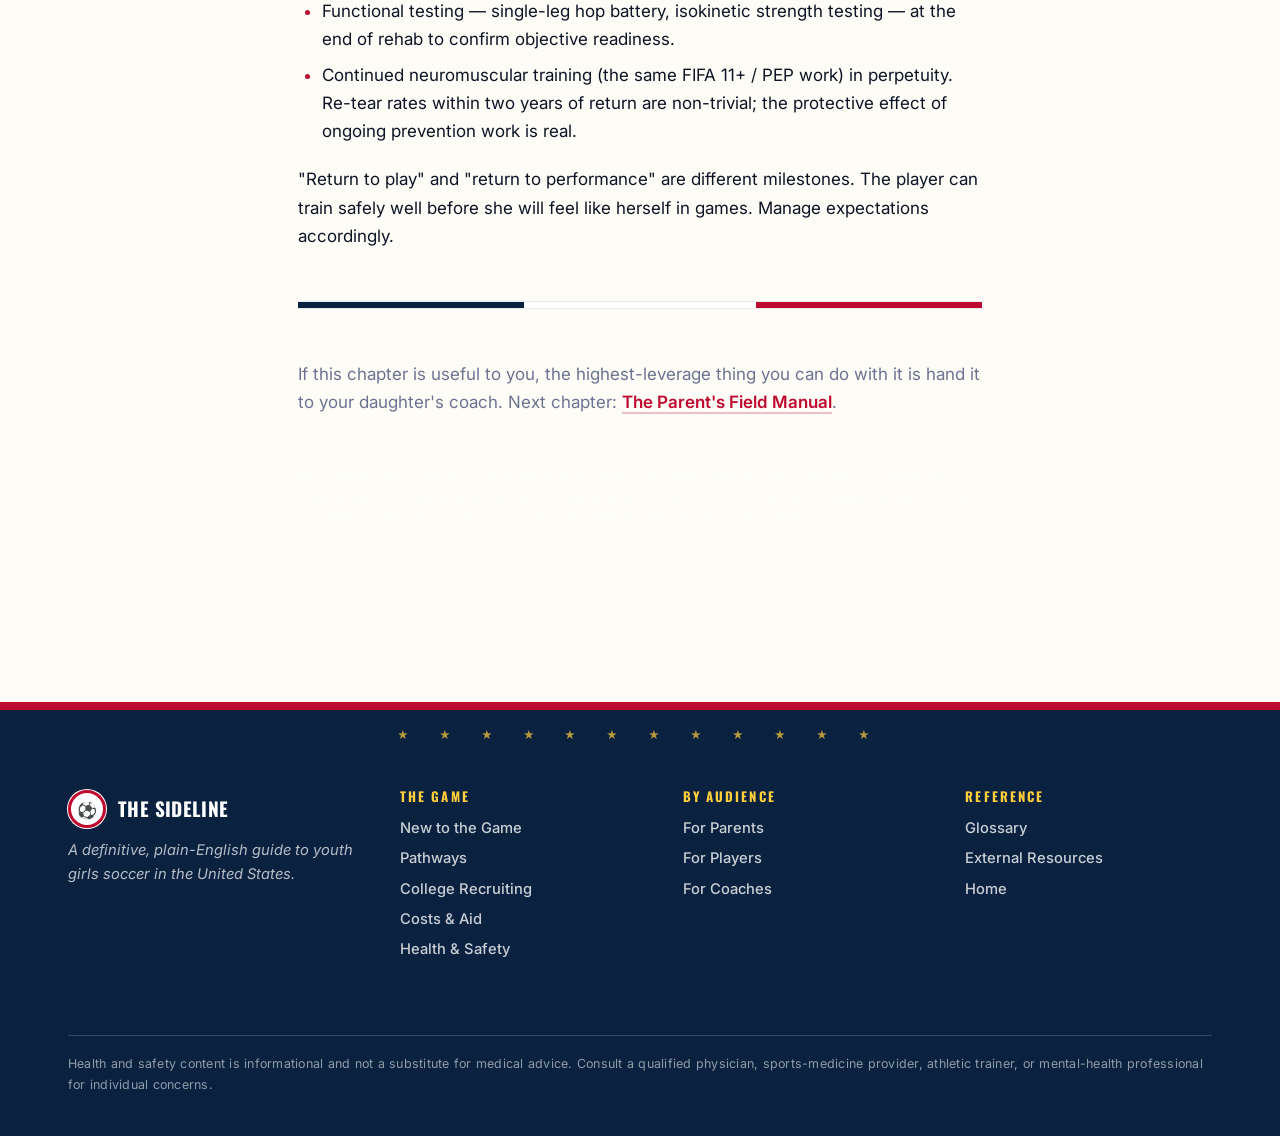
<file: safety.html>
<!DOCTYPE html>
<html lang="en">
<head>
<meta charset="UTF-8">
<meta name="viewport" content="width=device-width, initial-scale=1">
<title>Health, Safety &amp; the Body · The Sideline</title>
<meta name="description" content="Why girls tear ACLs at higher rates, what actually prevents it, concussion protocols, RED-S, mental health, and the modern approach to athlete wellbeing in youth girls soccer.">
<link rel="preconnect" href="https://fonts.googleapis.com">
<link rel="preconnect" href="https://fonts.gstatic.com" crossorigin>
<link href="https://fonts.googleapis.com/css2?family=Oswald:wght@400;500;600;700;800&family=Inter:wght@400;500;600;700&display=swap" rel="stylesheet">
<link rel="stylesheet" href="styles.css">
</head>
<body>

<header class="masthead">
  <div class="wrap">
    <a href="index.html" class="brand">
      <span class="badge">⚽</span>
      <span>The Sideline<small>The Definitive Guide</small></span>
    </a>
    <nav class="primary">
      <a href="thegame.html">The Game</a>
      <a href="pathways.html">Pathways</a>
      <a href="recruiting.html">Recruiting</a>
      <a href="costs.html">Costs</a>
      <a href="safety.html" class="active">Health &amp; Safety</a>
      <a href="parents.html">Parents</a>
      <a href="players.html">Players</a>
      <a href="coaches.html">Coaches</a>
      <a href="resources.html">Resources</a>
    </nav>
  </div>
</header>


<aside class="newcomer-banner" aria-label="New to soccer? Start here.">
  <div class="wrap">
    <span class="star" aria-hidden="true">★ ★</span>
    <div class="msg"><strong>New to the game?</strong> Start here for an overview of how soccer is played.</div>
    <a href="thegame.html" class="cta">The Game, Explained →</a>
    <span class="star" aria-hidden="true">★ ★</span>
  </div>
</aside>

<section class="section-head">
  <div class="wrap">
    <div class="kicker">Chapter 04</div>
    <h1>Health, Safety &amp; the Body</h1>
    <p class="deck">Female soccer players tear ACLs at multiples of the male rate. The good news is that we know why — and the protocols that reduce the risk are free, well-documented, and almost nobody runs them properly.</p>
  </div>
</section>

<article>
  <div class="wrap read">

    <p class="lede">If we could choose only one chapter for every coach, parent, and athletic director to read, this is the one. The medicine of girls' soccer has come a long way in twenty years. The application of that medicine — at the field, at the practice, at the dinner table — has not kept pace. The injuries we worry about most in this sport are largely <em>predictable</em> and substantially <em>preventable</em>, and the protocols are open-source.</p>

    <p>This chapter is informational. Specific medical concerns belong with a physician, athletic trainer, or sports-medicine professional.</p>

    <div class="toc">
      <h4>In this chapter</h4>
      <ol>
        <li><a href="#acl">The ACL problem</a></li>
        <li><a href="#prevention">What actually prevents ACLs</a></li>
        <li><a href="#concussion">Concussion: heading, collisions, protocol</a></li>
        <li><a href="#growth">Growth-related injury and overuse</a></li>
        <li><a href="#reds">RED-S and the energy equation</a></li>
        <li><a href="#mental">Mental health and the athlete</a></li>
        <li><a href="#load">Training load and recovery</a></li>
        <li><a href="#return">Return to play</a></li>
      </ol>
    </div>

    <h2 id="acl">1. The ACL problem</h2>
    <p>Female soccer players sustain anterior cruciate ligament (ACL) injuries at materially higher rates than male players in the same sport. Peer-reviewed estimates of the female-to-male ratio in soccer typically fall in the 2–3× range; some older studies and some sports (notably basketball) report higher multiples. Whatever the precise number, the direction is consistent and the implication is the same. The bulk of the risk is concentrated in the U13–U18 window, with peaks during and shortly after the adolescent growth spurt. The injury is overwhelmingly non-contact: a cut, a landing, a deceleration. The athlete plants, pivots, and the knee gives.</p>

    <p>The mechanisms are well understood. They are biomechanical, hormonal, and developmental:</p>

    <ul>
      <li><strong>Q-angle and pelvis geometry.</strong> A wider pelvis (post-puberty) increases knee valgus — the knee collapsing inward — under load.</li>
      <li><strong>Quadriceps-dominant landing.</strong> Under-recruited hamstrings and glutes shift load forward across the knee.</li>
      <li><strong>Neuromuscular timing.</strong> A small lag in protective hamstring activation under deceleration disproportionately exposes the ACL.</li>
      <li><strong>The growth window.</strong> Peak height velocity is associated with temporary loss of motor control. Coaching and conditioning programs that ignore this window pay a tax.</li>
      <li><strong>Hormonal cycling.</strong> Some studies suggest ACL injury risk fluctuates with the menstrual cycle. Evidence is real but not yet decisive on operational implications. Awareness helps; tracking is increasingly common in elite environments.</li>
    </ul>

    <h2 id="prevention">2. What actually prevents ACLs</h2>
    <p>Multiple structured neuromuscular training programs have been shown, in randomized trials, to reduce ACL injury risk by 50–70% in female adolescent athletes. They share a common architecture: 15–25 minute warm-ups, three times per week, focused on jumping mechanics, deceleration, hamstring activation, and core stability.</p>

    <table class="tbl">
      <thead><tr><th>Program</th><th>Origin</th><th>Format</th></tr></thead>
      <tbody>
        <tr>
          <td><strong>FIFA 11+</strong></td>
          <td>FIFA Medical Assessment &amp; Research Centre</td>
          <td>20-minute on-field warm-up. Three parts: running, strength &amp; balance, plyometrics. Soccer-specific. Free.</td>
        </tr>
        <tr>
          <td><strong>PEP (Prevent Injury and Enhance Performance)</strong></td>
          <td>Santa Monica Sports Medicine Foundation</td>
          <td>15–20 minute program; the original randomized-trial protocol. Strong evidence base in female collegiate and youth populations.</td>
        </tr>
        <tr>
          <td><strong>KIPP</strong></td>
          <td>Various</td>
          <td>Knee Injury Prevention Program — an alternative neuromuscular protocol used in some U.S. high school and club settings.</td>
        </tr>
      </tbody>
    </table>

    <p>The protocols themselves are not the issue. <em>Adoption</em> is. Studies of program effectiveness consistently find that the benefit is contingent on the program being run as designed, three times a week, for the full season — not run as designed in week one and abandoned by week six. The single most useful question a parent can ask a club: <em>"What injury-prevention protocol does my daughter's team run, and how often?"</em></p>

    <div class="pull">
      <h4>What to look for in a warm-up</h4>
      <p>If the team's warm-up is mostly jogging, dynamic stretches, and ball work, the coach is treating injury prevention as an afterthought. A real protocol includes deceleration drills, single-leg landings with conscious knee tracking, hamstring-dominant exercises (Nordic curls, RDLs, or progressions), and plyometric work with emphasis on landing mechanics.</p>
    </div>

    <h2 id="concussion">3. Concussion: heading, collisions, protocol</h2>
    <p>Girls' soccer has consistently ranked at or near the top of high-school sports for concussion rate, ahead of boys' soccer and competitive with sports like football and ice hockey when measured by athlete-exposures.</p>

    <h3>Heading</h3>
    <p>U.S. Soccer's heading guidelines, in place since 2015 and updated since, recommend:</p>
    <ul>
      <li><strong>No purposeful heading in practice or games for players age 10 and under.</strong></li>
      <li><strong>Limited heading in training for ages 11–13.</strong></li>
      <li><strong>Heading allowed at age 14 and above</strong>, with appropriate technique training.</li>
    </ul>

    <p>The bigger drivers of concussion in girls' soccer, however, are not headers. They are head-to-head, head-to-elbow, head-to-ground, and (especially) goalkeeper collisions in the box. Heading reform is necessary but not sufficient.</p>

    <h3>The protocol</h3>
    <p>Modern concussion protocol, in plain English:</p>
    <ol>
      <li><strong>If a head injury is suspected, the player comes off and stays off.</strong> No "shake it off." There is no in-game test that reliably rules out a concussion.</li>
      <li><strong>Same-day evaluation</strong> by a qualified provider. Many states require it for high-school athletes.</li>
      <li><strong>Symptom-guided rest</strong> for the first 24–48 hours, then a graded return to activity. The strict "dark room for a week" approach has been replaced by gradual, monitored return.</li>
      <li><strong>Return to school before return to play.</strong> Full classroom function should be restored before contact training resumes.</li>
      <li><strong>Stepwise return to play</strong> over multiple sessions: light aerobic, sport-specific, non-contact training, contact training, full play. Each step requires symptom-free function.</li>
      <li><strong>Written clearance</strong> from a qualified provider before full return.</li>
    </ol>

    <p>Baseline neurocognitive testing (ImPACT and similar) is now common in club and high-school settings. It's most useful as a comparison reference if a concussion later occurs.</p>

    <h2 id="growth">4. Growth-related injury and overuse</h2>
    <p>The U10–U14 window is when the body grows fastest and the bones grow before the soft tissue catches up. The result is a category of injury particular to youth athletes:</p>

    <ul>
      <li><strong>Sever's disease (calcaneal apophysitis):</strong> Heel pain, common 8–13. Almost always self-limiting with rest, calf stretching, and heel cushions.</li>
      <li><strong>Osgood-Schlatter:</strong> Pain at the tibial tuberosity (just below the kneecap). Often around 10–14. Self-limiting; managed with load reduction and quad/hamstring work.</li>
      <li><strong>Sinding-Larsen-Johansson:</strong> Patellar tendon pain at the kneecap. Similar age, similar management.</li>
      <li><strong>Stress fractures.</strong> Increasing in incidence in young female athletes, often associated with energy-availability problems (see RED-S).</li>
      <li><strong>Hip impingement and groin pain.</strong> Sometimes related to repetitive kicking and rapid skeletal change.</li>
    </ul>

    <h3>The single-sport question</h3>
    <p>Sports medicine consensus on early specialization, especially for girls and especially for soccer, is unusually clear: playing one sport year-round before age 12 increases the risk of overuse injury and burnout, without measurable performance benefit. Multi-sport athletes through middle school perform at least as well as specialists by high school and are injured less.</p>

    <p>"Year-round soccer" before puberty is not a developmental advantage. It is a marketing claim by clubs that need full-year revenue.</p>

    <h2 id="reds">5. RED-S and the energy equation</h2>
    <p>RED-S — Relative Energy Deficiency in Sport — is the modern medical framework for understanding what happens when an athlete chronically takes in less energy than she expends. It expanded the older "Female Athlete Triad" (low energy availability, menstrual dysfunction, low bone density) into a more complete picture of metabolic and hormonal consequences.</p>

    <p>Signs that warrant medical conversation, especially during the U13–U18 window:</p>

    <ul>
      <li>Loss of menstrual cycles, irregular cycles, or delayed onset of menses.</li>
      <li>Repeated stress fractures or unusually slow healing.</li>
      <li>Persistent fatigue, mood changes, decline in training performance.</li>
      <li>Frequent illness or slow recovery from minor injury.</li>
      <li>Body-composition fixation, restrictive eating patterns, or rapid unintentional weight loss.</li>
    </ul>

    <p>RED-S is not a diagnosis a parent or coach makes; it is a constellation of signs that warrants a sports-medicine and, often, a registered-dietitian conversation. Early intervention is the difference between a season and a career.</p>

    <div class="pull">
      <h4>The performance lie</h4>
      <p>The myth that lighter is faster has done enormous damage to female athletes. Performance in soccer is built on strength, power, and durability. Underfueled athletes do not get faster; they get hurt. Coaches who comment on player bodies — even casually, even positively — should expect to be corrected. <span class="tag">Important</span></p>
    </div>

    <h2 id="mental">6. Mental health and the athlete</h2>
    <p>Anxiety, depression, and disordered eating occur at meaningful rates in collegiate and elite youth populations, and the data on female athletes specifically warrants attention. Several practical points:</p>

    <ul>
      <li><strong>The transition out of sport is a known risk window.</strong> Whether due to injury, graduation, or simply not making the next team, transition is associated with elevated mental-health risk. Plan for it.</li>
      <li><strong>The "tough" culture is changing.</strong> A generation of professional players has spoken openly about therapy, anxiety, and burnout. The culture in elite environments is more honest now than it has ever been.</li>
      <li><strong>Sleep is a mental-health lever.</strong> Adolescents need 8–10 hours; high-performing youth athletes are often closer to 6–7 between training, school, and screens. The single highest-leverage intervention in many family budgets is moving practice end times earlier.</li>
      <li><strong>The car ride home matters.</strong> Most parents underestimate this. A short, low-pressure conversation after games — "I love watching you play" is the canonical sentence — is a higher-leverage parenting practice than tactical commentary.</li>
    </ul>

    <p>If a player is in crisis, contact a qualified mental-health professional. In the U.S., 988 reaches the Suicide &amp; Crisis Lifeline (call or text). The National Alliance for Eating Disorders runs a helpline; reach them at <a href="tel:18666621235">1-866-662-1235</a> or via <a href="https://www.allianceforeatingdisorders.com/">allianceforeatingdisorders.com</a>.</p>

    <h2 id="load">7. Training load and recovery</h2>
    <p>Modern thinking on training load uses a simple rule of thumb: an adolescent athlete should not have more <em>weekly hours of organized sport</em> than her age in years. A 12-year-old should be at less than 12 hours/week of structured training and games combined. Above that, injury rates rise meaningfully.</p>

    <p>The corollary, less often discussed: at least one full day per week should be unstructured. Pickup, bike, swim, hammock, doesn't matter. Recovery is when adaptation happens.</p>

    <table class="tbl">
      <thead><tr><th>Age</th><th>Reasonable weekly load</th><th>Rest</th></tr></thead>
      <tbody>
        <tr><td>U8–U10</td><td>2–4 hrs</td><td>2+ rest days; multiple sports</td></tr>
        <tr><td>U11–U12</td><td>4–7 hrs</td><td>1–2 rest days; multiple sports preferred</td></tr>
        <tr><td>U13–U15</td><td>7–11 hrs</td><td>1 rest day; specialization possible but not required</td></tr>
        <tr><td>U16–U19</td><td>10–14 hrs</td><td>1 rest day; one off-season period per year</td></tr>
      </tbody>
    </table>

    <h2 id="return">8. Return to play</h2>
    <p>The most preventable second injury is the one that happens when the player returns too soon. After any significant injury — ACL reconstruction, concussion, stress fracture, surgical repair — return to full play should follow a graded protocol with objective markers, not a calendar.</p>

    <p>For ACL reconstruction specifically, the modern standard:</p>

    <ul>
      <li>Minimum 9–12 months from surgery before unrestricted return to play, with most evidence supporting closer to 12 months for adolescent female athletes.</li>
      <li>Functional testing — single-leg hop battery, isokinetic strength testing — at the end of rehab to confirm objective readiness.</li>
      <li>Continued neuromuscular training (the same FIFA 11+ / PEP work) in perpetuity. Re-tear rates within two years of return are non-trivial; the protective effect of ongoing prevention work is real.</li>
    </ul>

    <p>"Return to play" and "return to performance" are different milestones. The player can train safely well before she will feel like herself in games. Manage expectations accordingly.</p>

    <hr>

    <p class="muted">If this chapter is useful to you, the highest-leverage thing you can do with it is hand it to your daughter's coach. Next chapter: <a href="parents.html">The Parent's Field Manual</a>.</p>

    <p class="disclaimer">This chapter discusses physical health, eating patterns, and mental-health topics that may be sensitive for some readers. It is general information, not medical advice. If you or your child are struggling, please contact a qualified professional. In the U.S., call or text 988 for the Suicide &amp; Crisis Lifeline.</p>

  </div>
</article>

<footer class="foot">
  <div class="wrap">
    <div>
      <div class="brand" style="font-size:1.2rem;margin-bottom:10px">
        <span class="badge">⚽</span>
        <span>The Sideline</span>
      </div>
      <p class="colophon">A definitive, plain-English guide to youth girls soccer in the United States.</p>
    </div>
    <div>
      <h5>The Game</h5>
      <ul>
        <li><a href="thegame.html">New to the Game</a></li>
        <li><a href="pathways.html">Pathways</a></li>
        <li><a href="recruiting.html">College Recruiting</a></li>
        <li><a href="costs.html">Costs &amp; Aid</a></li>
        <li><a href="safety.html">Health &amp; Safety</a></li>
      </ul>
    </div>
    <div>
      <h5>By Audience</h5>
      <ul>
        <li><a href="parents.html">For Parents</a></li>
        <li><a href="players.html">For Players</a></li>
        <li><a href="coaches.html">For Coaches</a></li>
      </ul>
    </div>
    <div>
      <h5>Reference</h5>
      <ul>
        <li><a href="resources.html#glossary">Glossary</a></li>
        <li><a href="resources.html#external">External Resources</a></li>
        <li><a href="index.html">Home</a></li>
      </ul>
    </div>
    <div class="disclaimer" style="grid-column:1/-1">
      Health and safety content is informational and not a substitute for medical advice. Consult a qualified physician, sports-medicine provider, athletic trainer, or mental-health professional for individual concerns.
    </div>
  </div>
</footer>

</body>
</html>
</file>
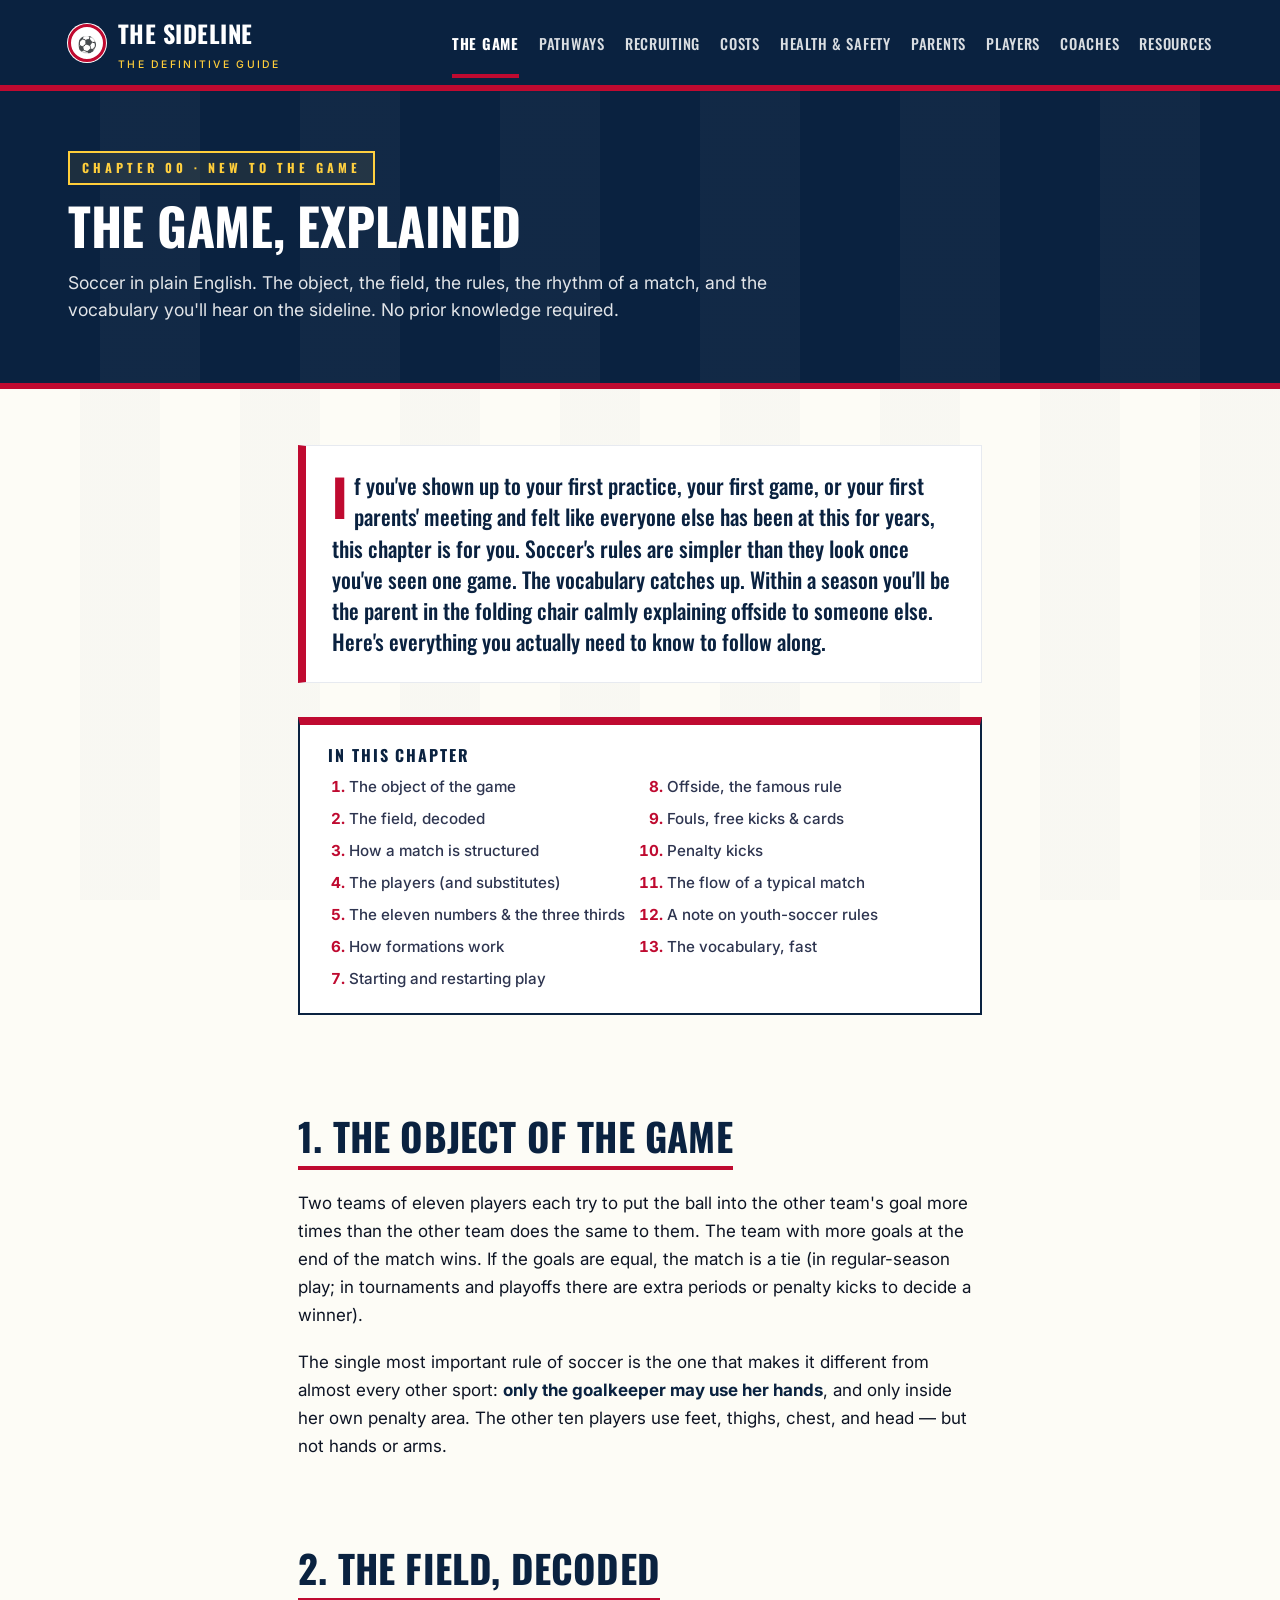
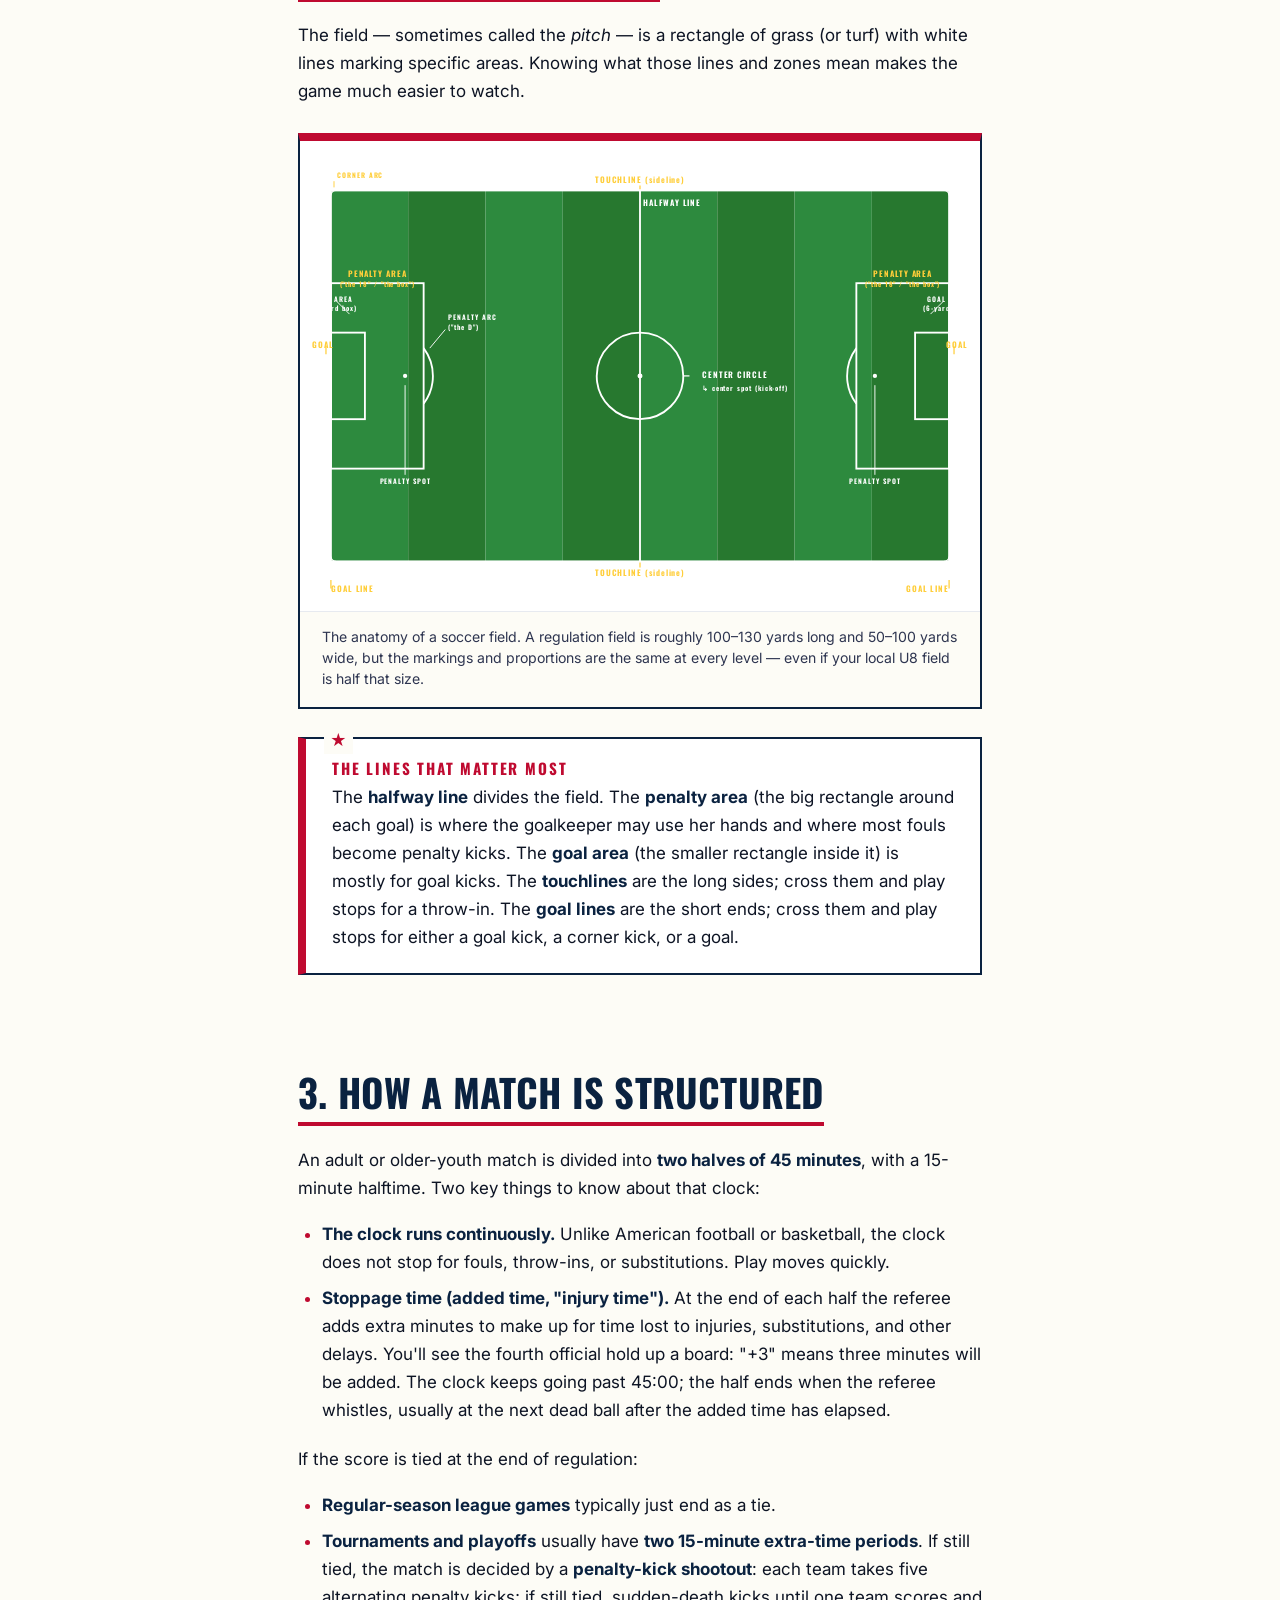
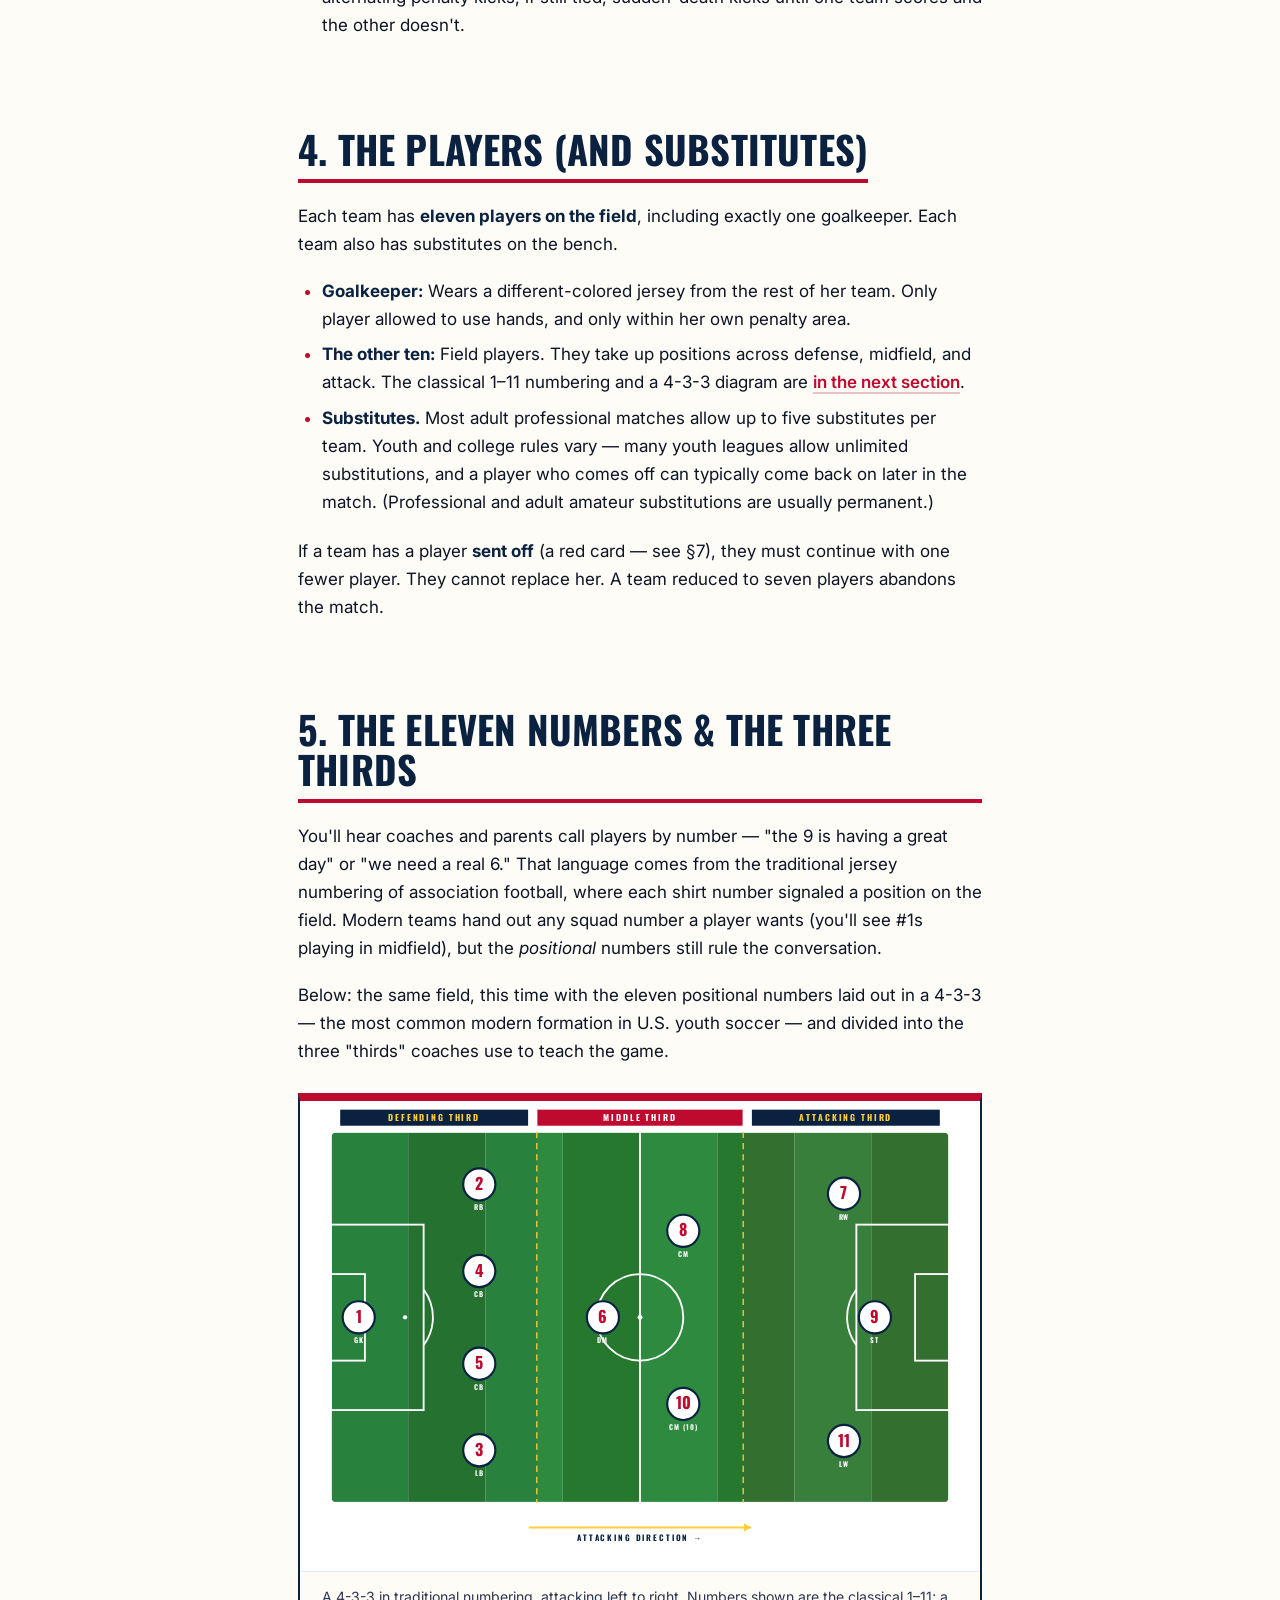
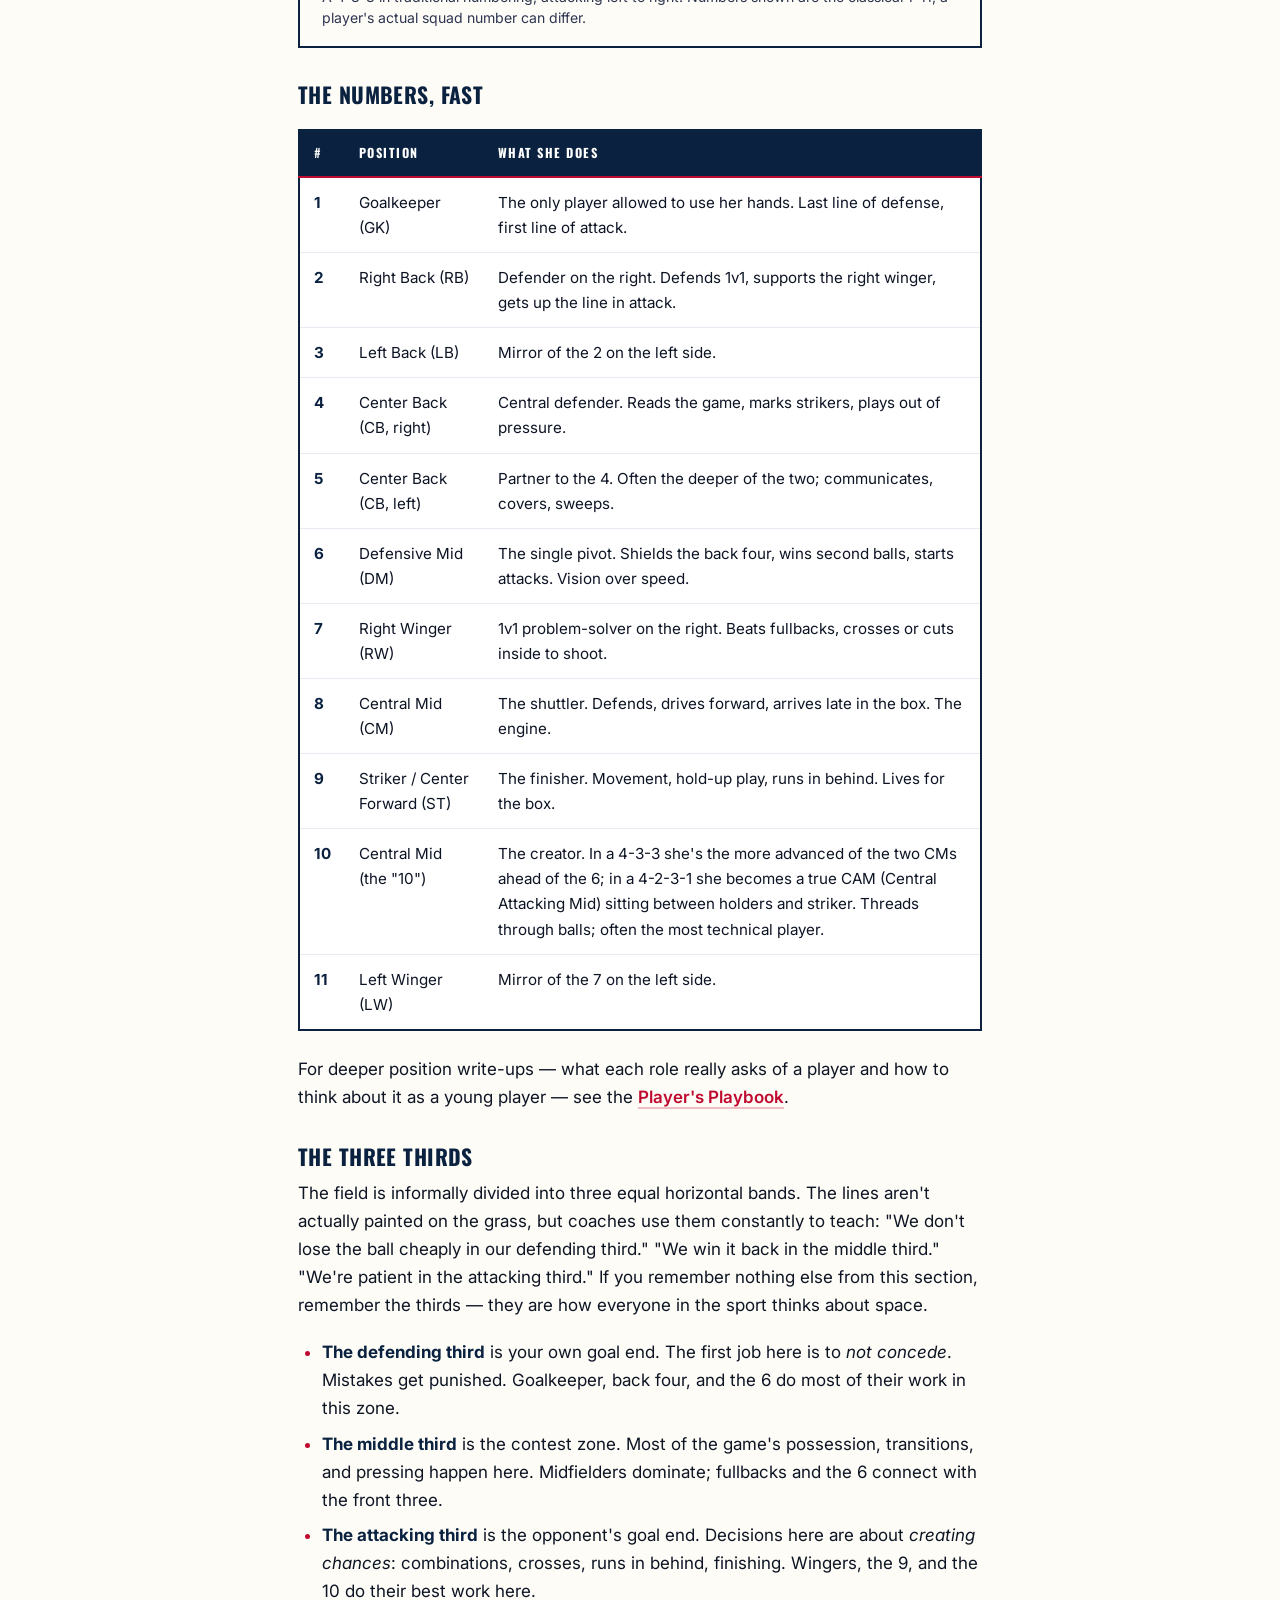
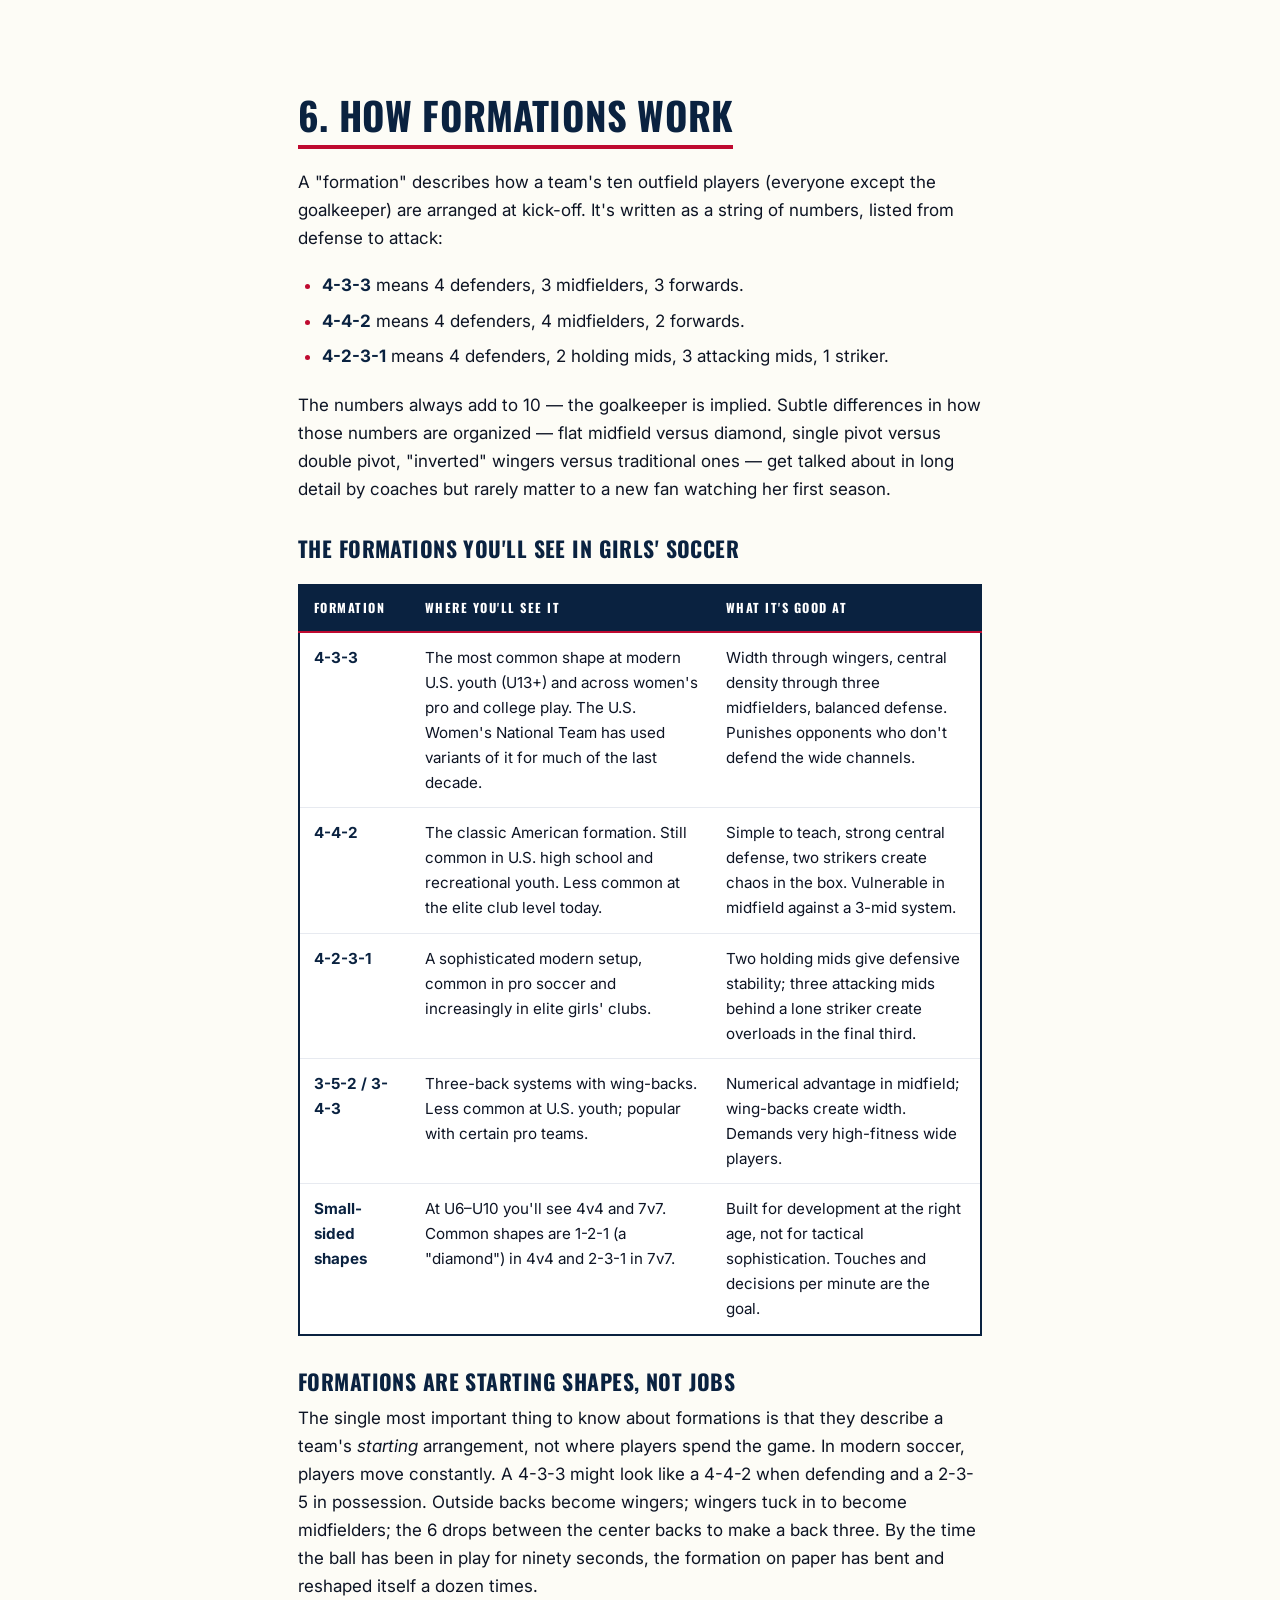
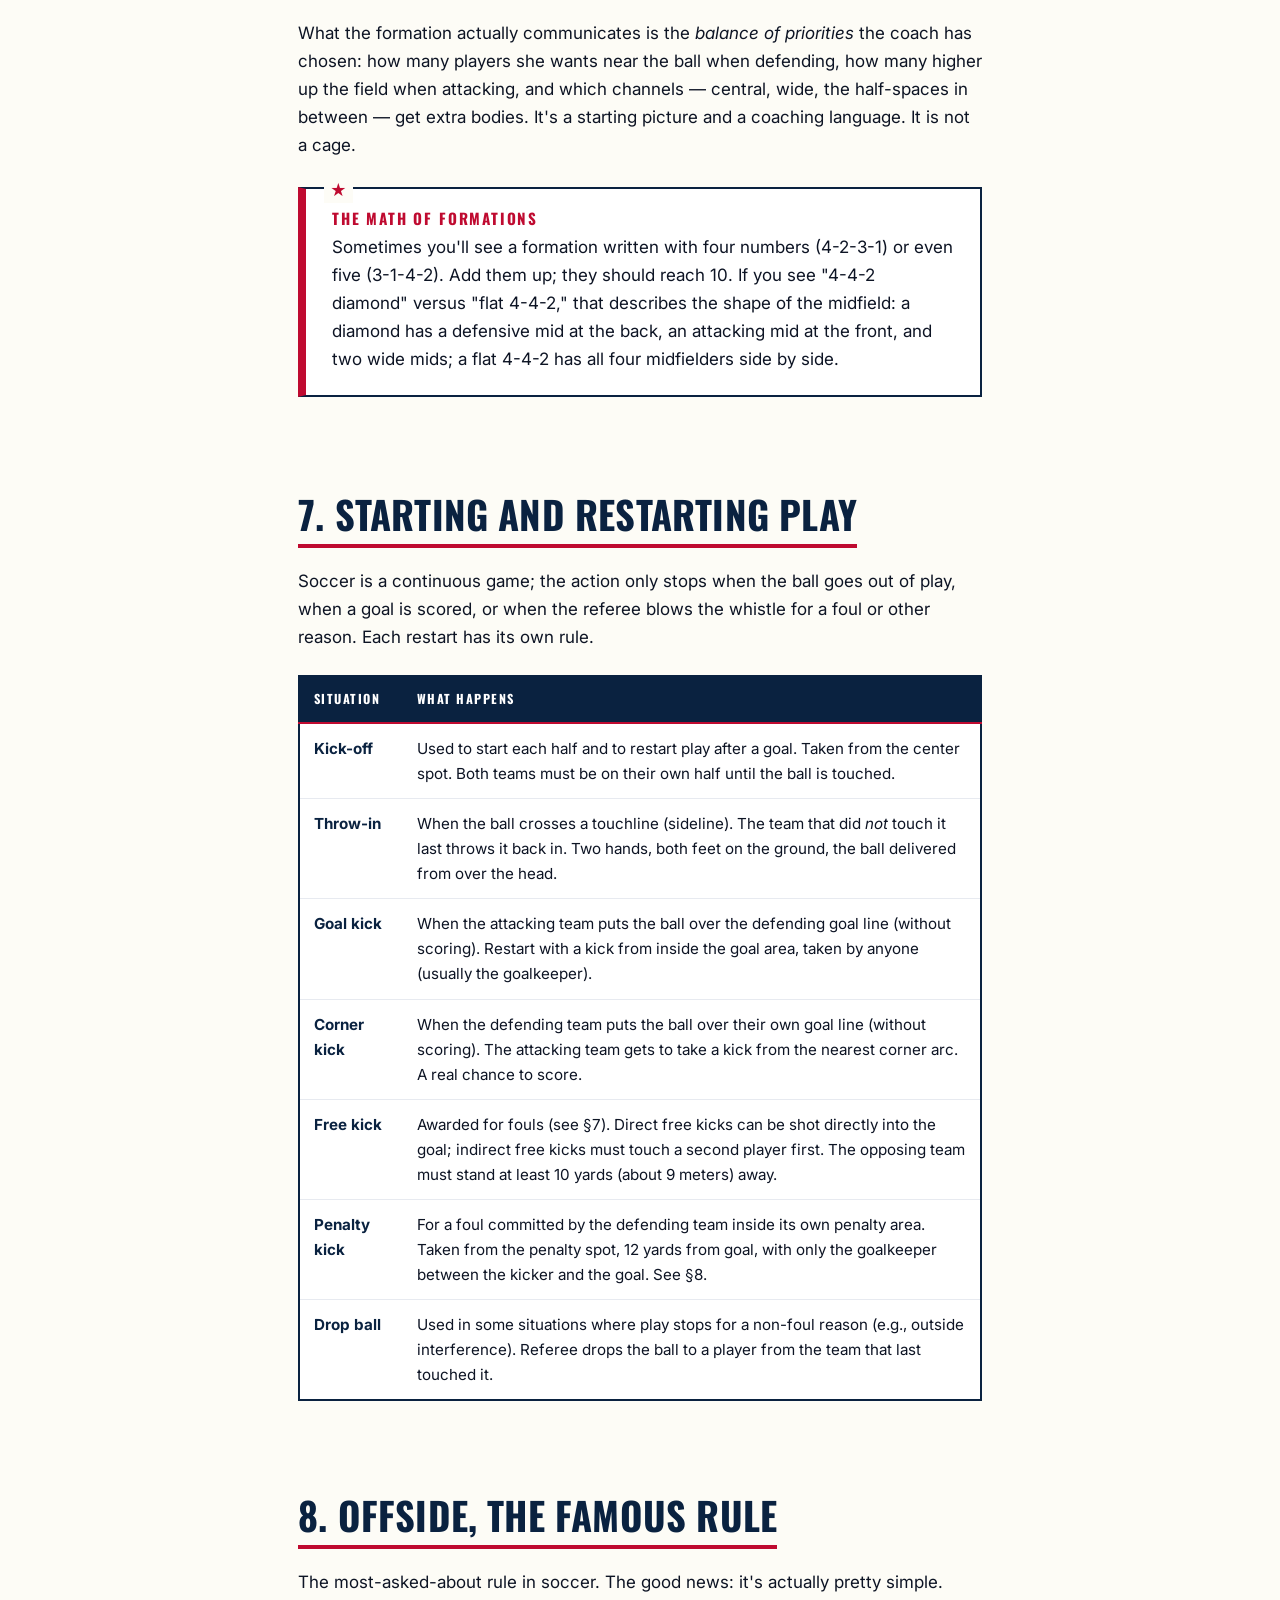
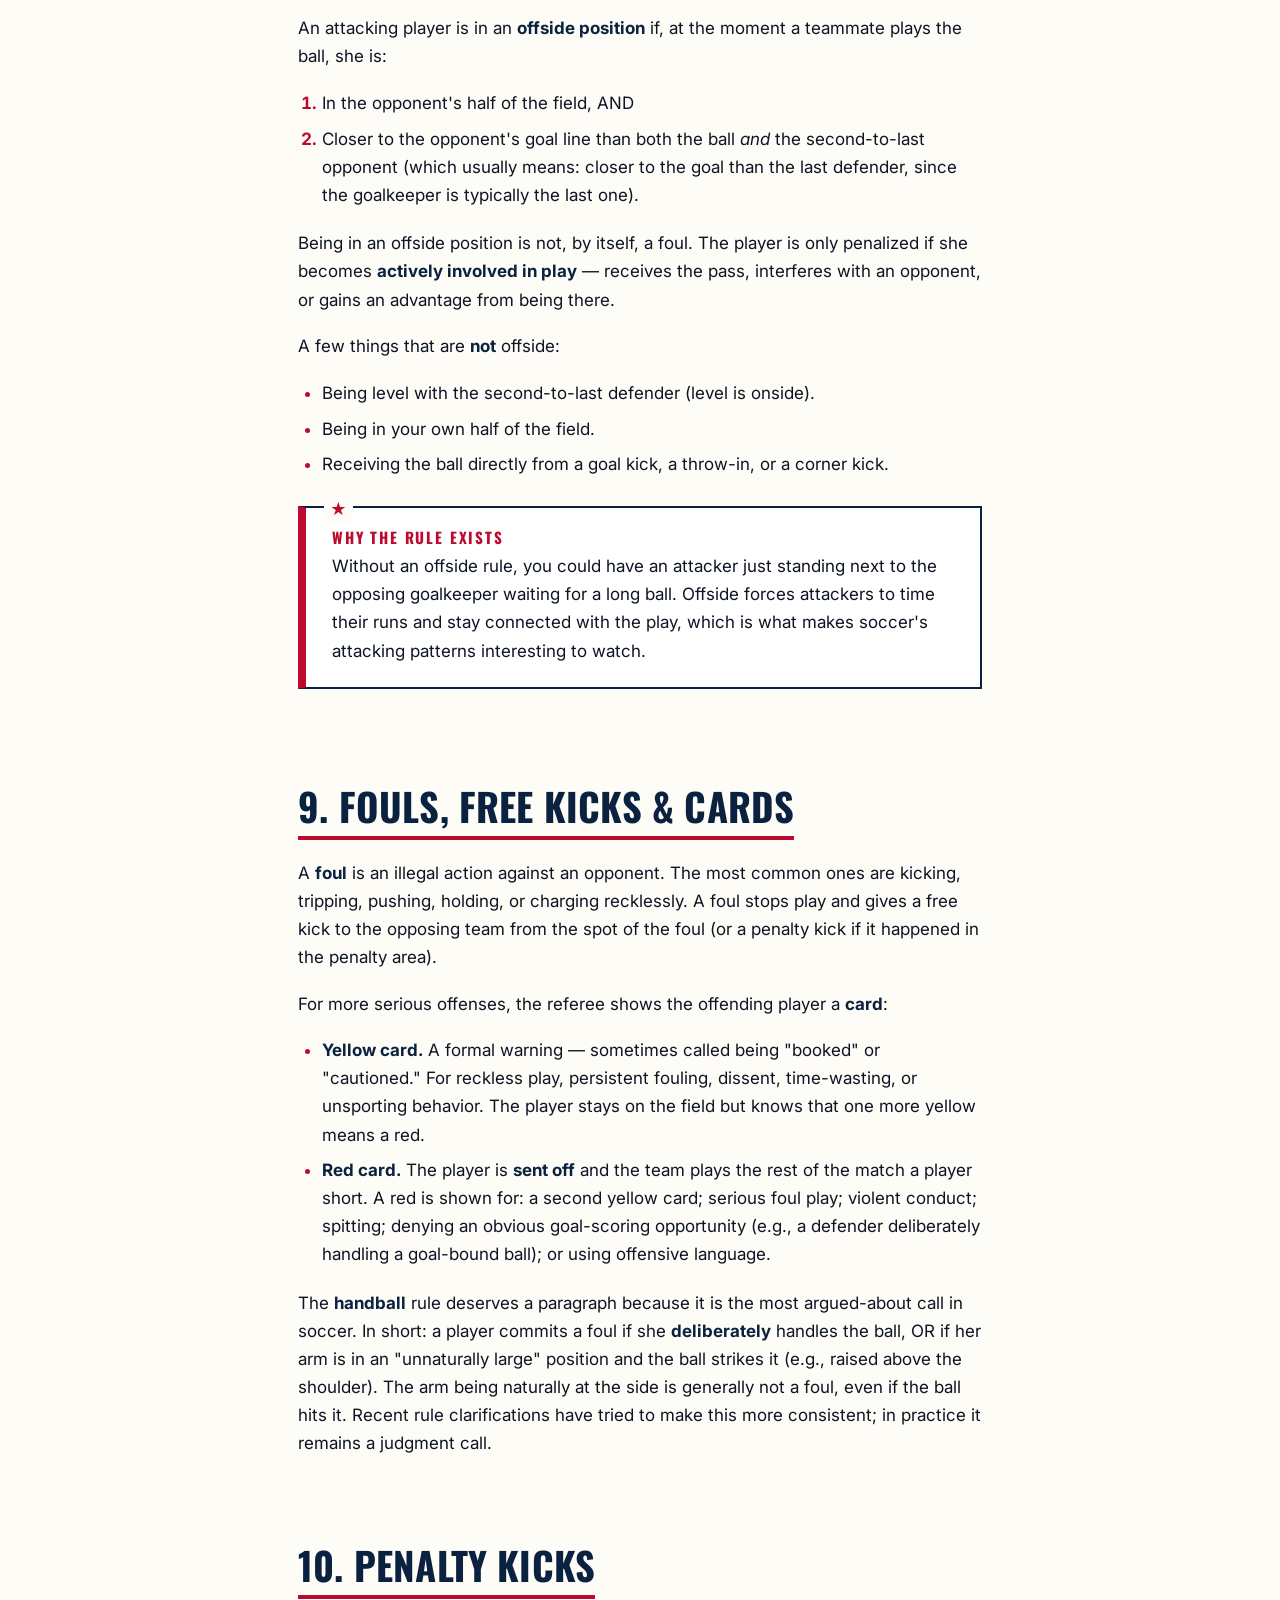
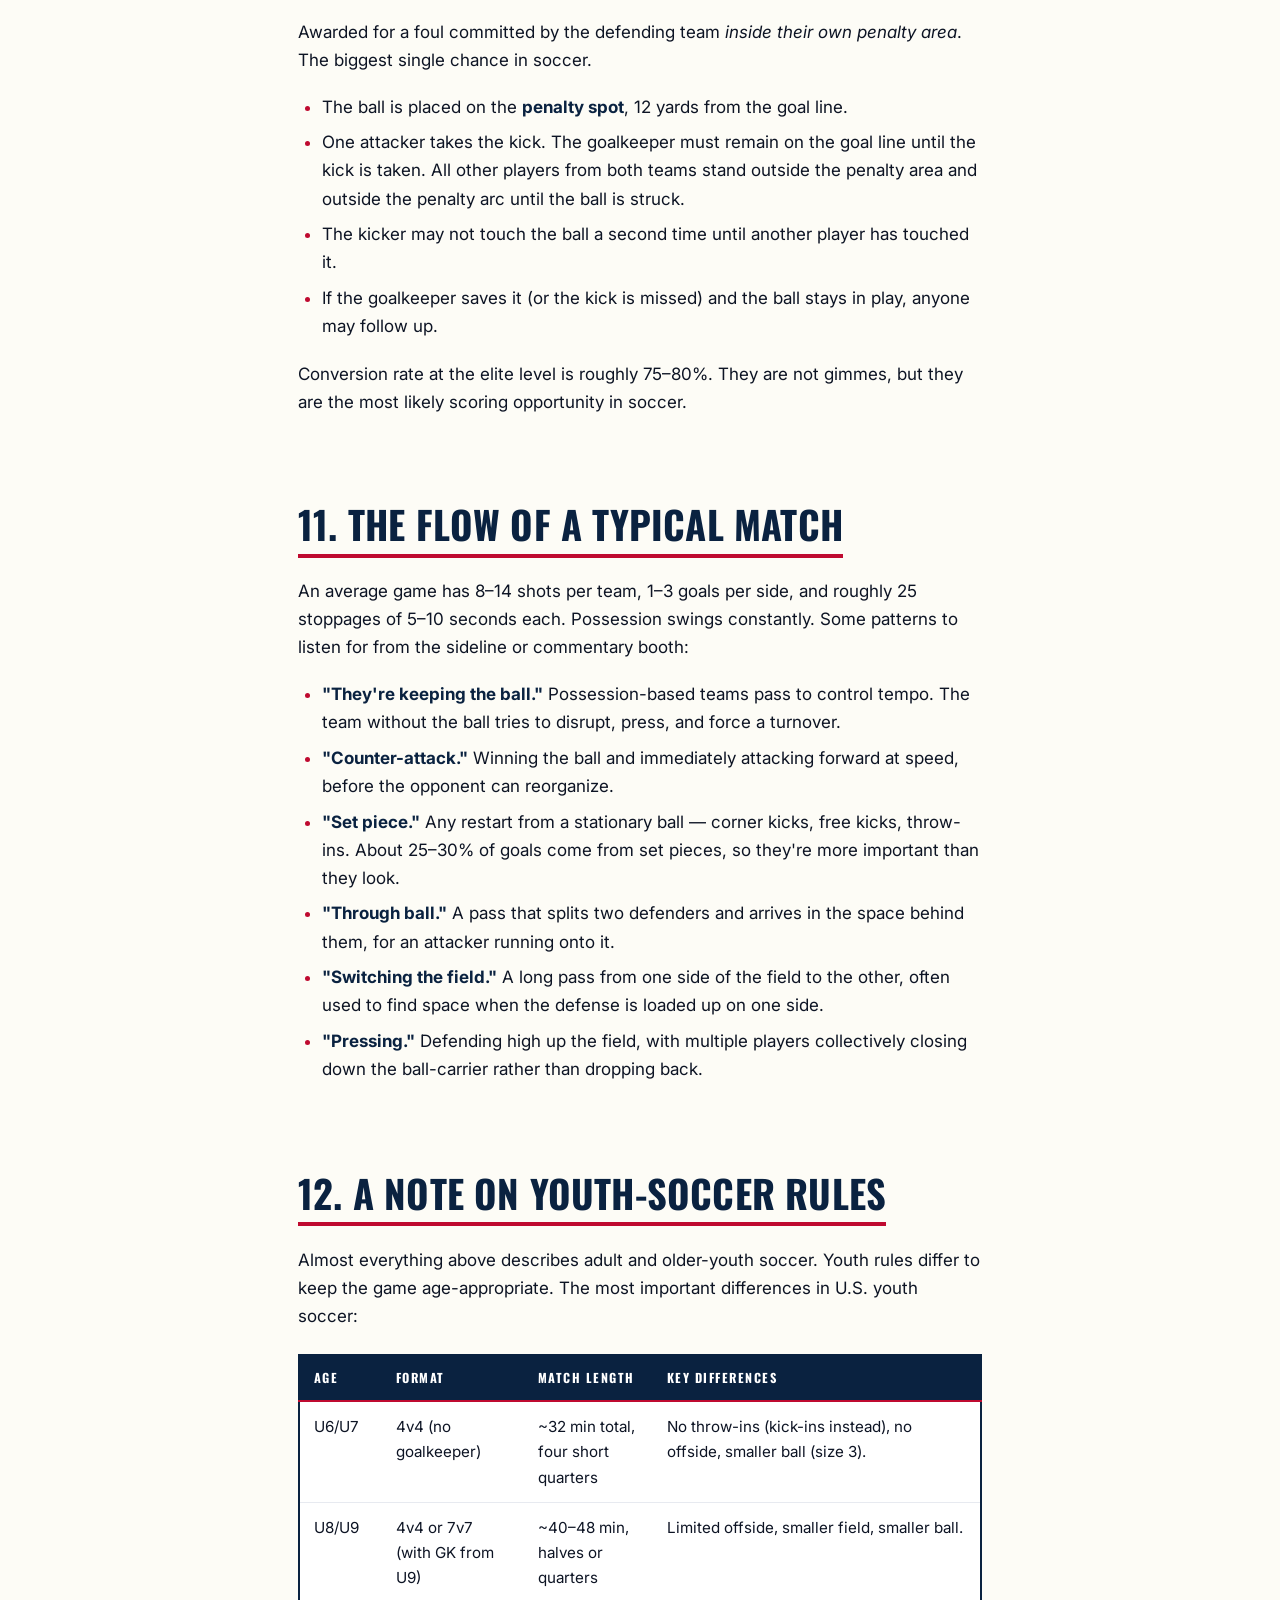
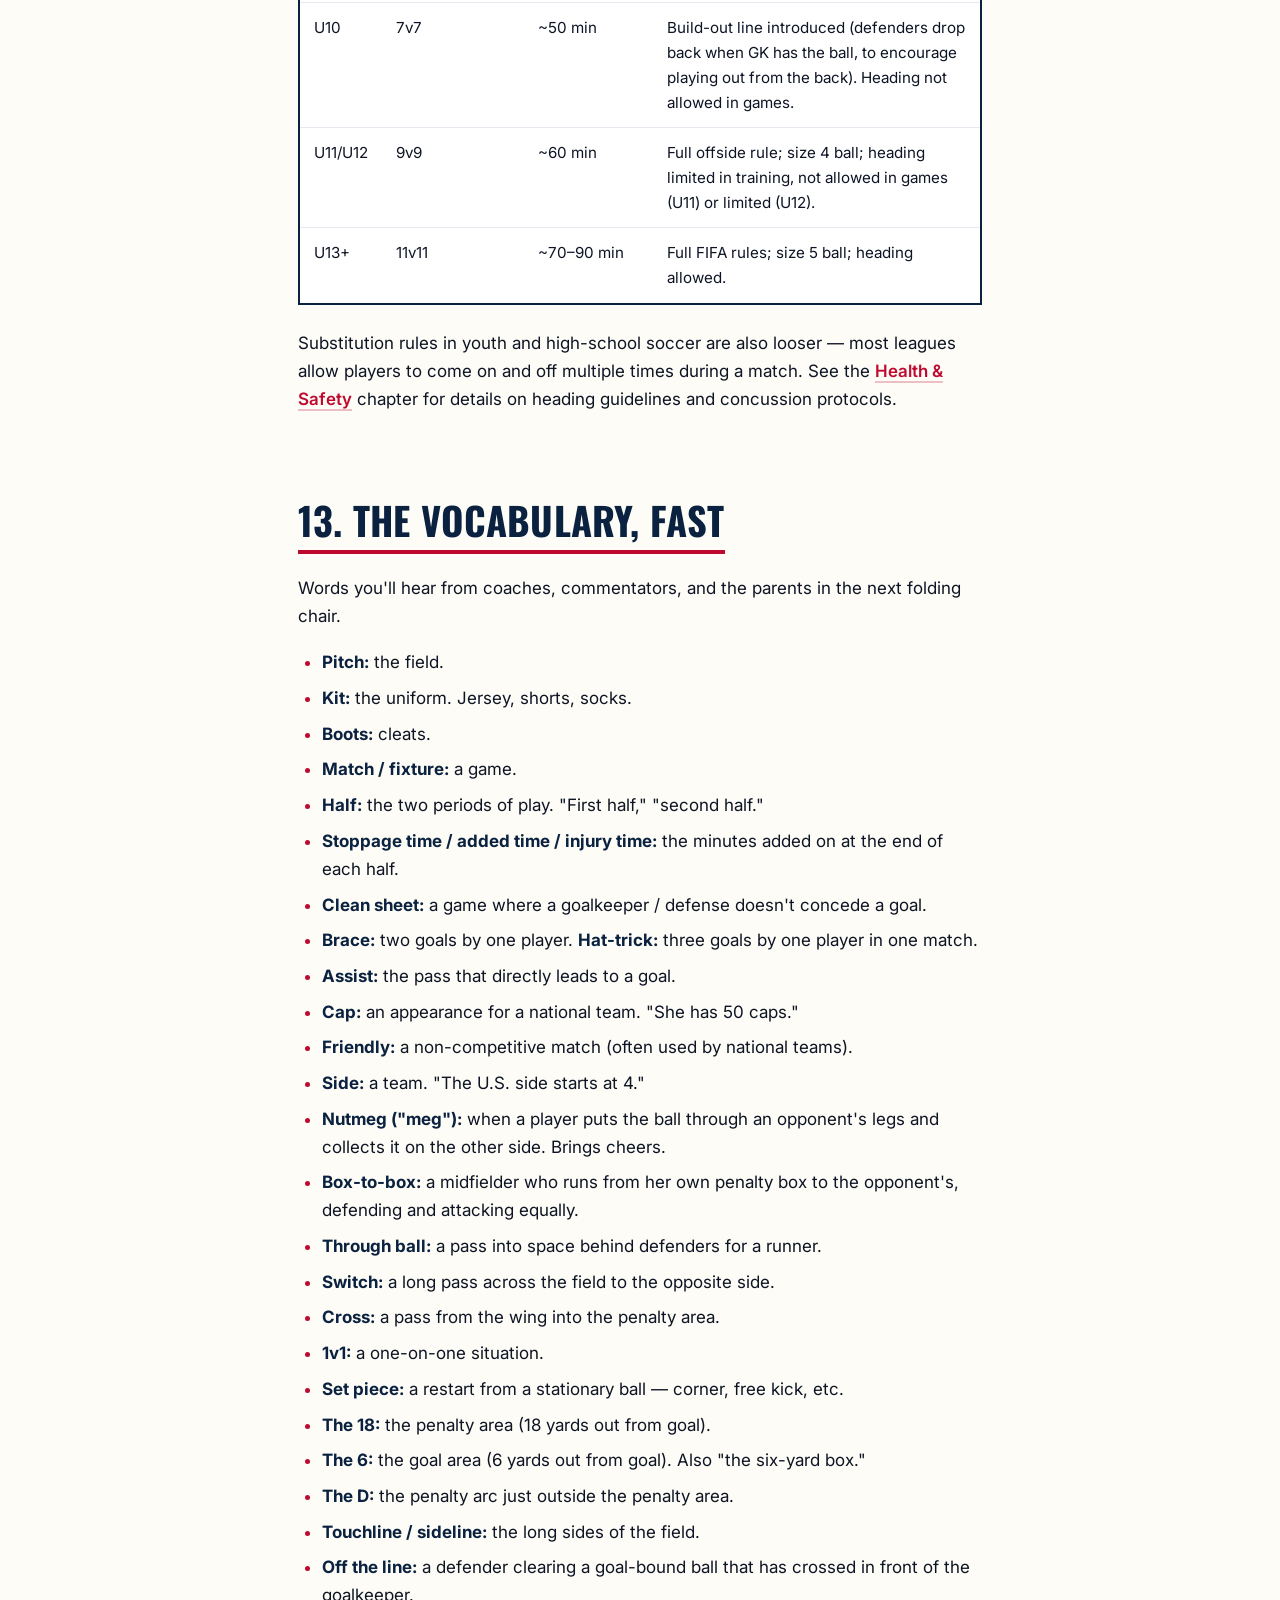
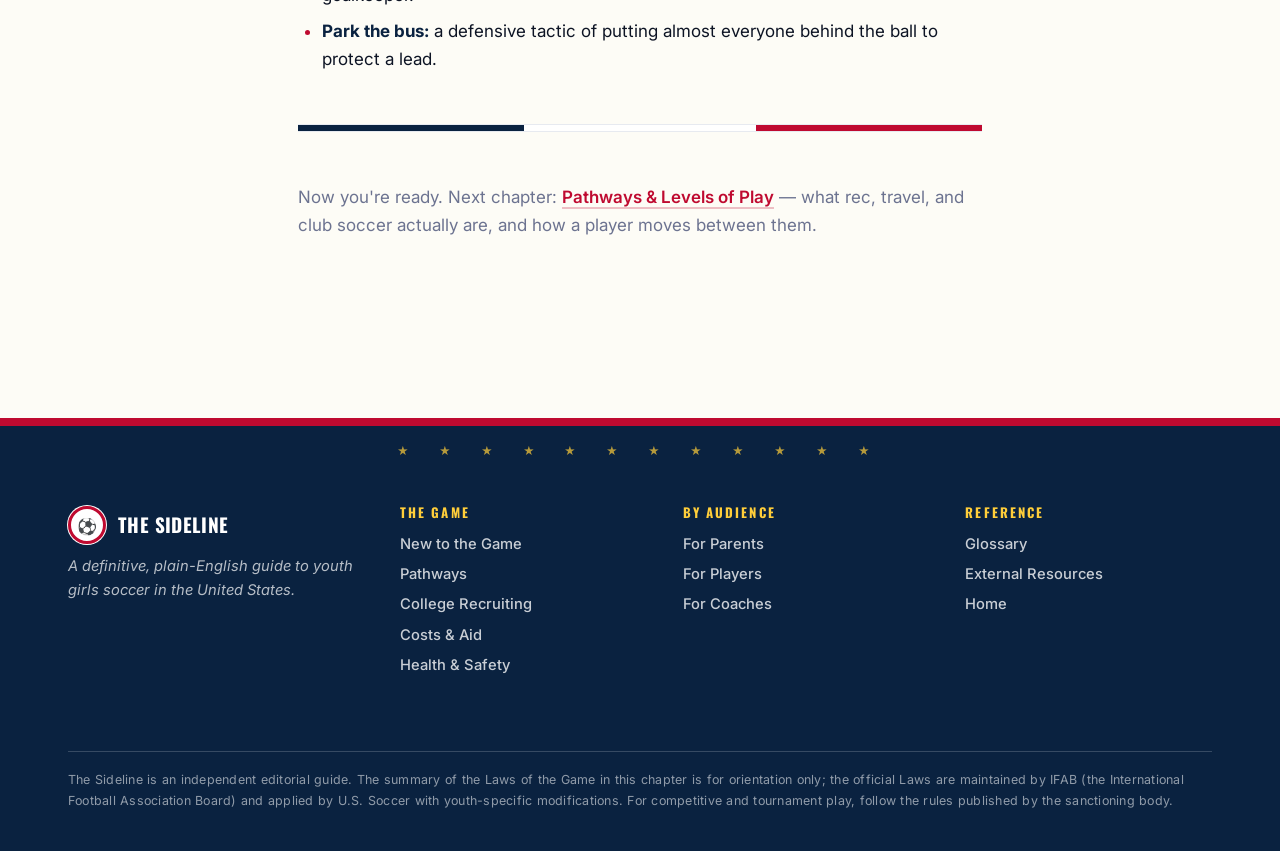
<file: thegame.html>
<!DOCTYPE html>
<html lang="en">
<head>
<meta charset="UTF-8">
<meta name="viewport" content="width=device-width, initial-scale=1">
<title>The Game, Explained · The Sideline</title>
<meta name="description" content="A friendly primer on the game of soccer for parents, players, and coaches new to the sport — the field, the rules, the flow of a match, and the language people use.">
<link rel="preconnect" href="https://fonts.googleapis.com">
<link rel="preconnect" href="https://fonts.gstatic.com" crossorigin>
<link href="https://fonts.googleapis.com/css2?family=Oswald:wght@400;500;600;700;800&family=Inter:wght@400;500;600;700&display=swap" rel="stylesheet">
<link rel="stylesheet" href="styles.css">
</head>
<body>

<header class="masthead">
  <div class="wrap">
    <a href="index.html" class="brand">
      <span class="badge">⚽</span>
      <span>The Sideline<small>The Definitive Guide</small></span>
    </a>
    <nav class="primary">
      <a href="thegame.html" class="active">The Game</a>
      <a href="pathways.html">Pathways</a>
      <a href="recruiting.html">Recruiting</a>
      <a href="costs.html">Costs</a>
      <a href="safety.html">Health &amp; Safety</a>
      <a href="parents.html">Parents</a>
      <a href="players.html">Players</a>
      <a href="coaches.html">Coaches</a>
      <a href="resources.html">Resources</a>
    </nav>
  </div>
</header>

<section class="section-head">
  <div class="wrap">
    <div class="kicker">Chapter 00 · New to the game</div>
    <h1>The Game, Explained</h1>
    <p class="deck">Soccer in plain English. The object, the field, the rules, the rhythm of a match, and the vocabulary you'll hear on the sideline. No prior knowledge required.</p>
  </div>
</section>

<article>
  <div class="wrap read">

    <p class="lede">If you've shown up to your first practice, your first game, or your first parents' meeting and felt like everyone else has been at this for years, this chapter is for you. Soccer's rules are simpler than they look once you've seen one game. The vocabulary catches up. Within a season you'll be the parent in the folding chair calmly explaining offside to someone else. Here's everything you actually need to know to follow along.</p>

    <div class="toc">
      <h4>In this chapter</h4>
      <ol>
        <li><a href="#object">The object of the game</a></li>
        <li><a href="#field">The field, decoded</a></li>
        <li><a href="#match">How a match is structured</a></li>
        <li><a href="#players">The players (and substitutes)</a></li>
        <li><a href="#positions">The eleven numbers &amp; the three thirds</a></li>
        <li><a href="#formations">How formations work</a></li>
        <li><a href="#starting">Starting and restarting play</a></li>
        <li><a href="#offside">Offside, the famous rule</a></li>
        <li><a href="#fouls">Fouls, free kicks &amp; cards</a></li>
        <li><a href="#penalty">Penalty kicks</a></li>
        <li><a href="#flow">The flow of a typical match</a></li>
        <li><a href="#youth">A note on youth-soccer rules</a></li>
        <li><a href="#vocab">The vocabulary, fast</a></li>
      </ol>
    </div>

    <h2 id="object">1. The object of the game</h2>
    <p>Two teams of eleven players each try to put the ball into the other team's goal more times than the other team does the same to them. The team with more goals at the end of the match wins. If the goals are equal, the match is a tie (in regular-season play; in tournaments and playoffs there are extra periods or penalty kicks to decide a winner).</p>

    <p>The single most important rule of soccer is the one that makes it different from almost every other sport: <strong>only the goalkeeper may use her hands</strong>, and only inside her own penalty area. The other ten players use feet, thighs, chest, and head — but not hands or arms.</p>

    <h2 id="field">2. The field, decoded</h2>
    <p>The field — sometimes called the <em>pitch</em> — is a rectangle of grass (or turf) with white lines marking specific areas. Knowing what those lines and zones mean makes the game much easier to watch.</p>

    <figure class="pitch-fig">
      <svg viewBox="0 0 1100 760" xmlns="http://www.w3.org/2000/svg" role="img" aria-label="Anatomy of a soccer field with labeled markings">

        <!-- Pitch stripes -->
        <g>
          <rect x="50" y="80" width="125" height="600" fill="#2d8a3e"/>
          <rect x="175" y="80" width="125" height="600" fill="#27782f"/>
          <rect x="300" y="80" width="125" height="600" fill="#2d8a3e"/>
          <rect x="425" y="80" width="125" height="600" fill="#27782f"/>
          <rect x="550" y="80" width="125" height="600" fill="#2d8a3e"/>
          <rect x="675" y="80" width="125" height="600" fill="#27782f"/>
          <rect x="800" y="80" width="125" height="600" fill="#2d8a3e"/>
          <rect x="925" y="80" width="125" height="600" fill="#27782f"/>
        </g>

        <!-- Field markings -->
        <g fill="none" stroke="#ffffff" stroke-width="3">
          <rect x="50" y="80" width="1000" height="600"/>
          <line x1="550" y1="80" x2="550" y2="680"/>
          <circle cx="550" cy="380" r="70"/>
        </g>
        <circle cx="550" cy="380" r="4" fill="#ffffff"/>

        <!-- Defending box -->
        <g fill="none" stroke="#ffffff" stroke-width="3">
          <rect x="50" y="230" width="150" height="300"/>
          <rect x="50" y="310" width="55" height="140"/>
          <path d="M 200 335 A 75 75 0 0 1 200 425"/>
        </g>
        <circle cx="170" cy="380" r="3.5" fill="#ffffff"/>
        <rect x="42" y="350" width="8" height="60" fill="#ffffff"/>

        <!-- Attacking box -->
        <g fill="none" stroke="#ffffff" stroke-width="3">
          <rect x="900" y="230" width="150" height="300"/>
          <rect x="995" y="310" width="55" height="140"/>
          <path d="M 900 335 A 75 75 0 0 0 900 425"/>
        </g>
        <circle cx="930" cy="380" r="3.5" fill="#ffffff"/>
        <rect x="1050" y="350" width="8" height="60" fill="#ffffff"/>

        <!-- Corner arcs -->
        <g fill="none" stroke="#ffffff" stroke-width="2">
          <path d="M 50 88 A 8 8 0 0 1 58 80"/>
          <path d="M 1050 88 A 8 8 0 0 0 1042 80"/>
          <path d="M 50 672 A 8 8 0 0 0 58 680"/>
          <path d="M 1050 672 A 8 8 0 0 1 1042 680"/>
        </g>

        <!-- Annotations -->
        <g font-family="Oswald, Impact, sans-serif" font-weight="700" font-size="13" fill="#ffce3a" letter-spacing="1.5">

          <!-- Touchline -->
          <text x="550" y="68" text-anchor="middle">TOUCHLINE (sideline)</text>
          <line x1="550" y1="72" x2="550" y2="78" stroke="#ffce3a" stroke-width="2"/>

          <text x="550" y="704" text-anchor="middle">TOUCHLINE (sideline)</text>
          <line x1="550" y1="690" x2="550" y2="682" stroke="#ffce3a" stroke-width="2"/>

          <!-- Goal line -->
          <text x="50" y="730" text-anchor="start">GOAL LINE</text>
          <line x1="50" y1="724" x2="50" y2="710" stroke="#ffce3a" stroke-width="2"/>

          <text x="1050" y="730" text-anchor="end">GOAL LINE</text>
          <line x1="1050" y1="724" x2="1050" y2="710" stroke="#ffce3a" stroke-width="2"/>

          <!-- Halfway -->
          <text x="555" y="105" fill="#ffffff" text-anchor="start">HALFWAY LINE</text>

          <!-- Center circle -->
          <text x="650" y="384" fill="#ffffff" text-anchor="start">CENTER CIRCLE</text>
          <line x1="630" y1="380" x2="620" y2="380" stroke="#ffffff" stroke-width="2"/>

          <!-- Center spot -->
          <text x="650" y="404" fill="#ffffff" text-anchor="start" font-size="11">↳ center spot (kick-off)</text>

          <!-- Penalty area -->
          <text x="125" y="220" text-anchor="middle">PENALTY AREA</text>
          <text x="125" y="236" text-anchor="middle" font-size="11">("the 18" / "the box")</text>

          <text x="975" y="220" text-anchor="middle">PENALTY AREA</text>
          <text x="975" y="236" text-anchor="middle" font-size="11">("the 18" / "the box")</text>

          <!-- Goal area -->
          <text x="20" y="260" text-anchor="start" fill="#ffffff" font-size="11">GOAL AREA</text>
          <text x="20" y="275" text-anchor="start" fill="#ffffff" font-size="11">(6-yard box)</text>
          <line x1="60" y1="260" x2="80" y2="280" stroke="#ffffff" stroke-width="1.5"/>

          <text x="1080" y="260" text-anchor="end" fill="#ffffff" font-size="11">GOAL AREA</text>
          <text x="1080" y="275" text-anchor="end" fill="#ffffff" font-size="11">(6-yard box)</text>
          <line x1="1040" y1="260" x2="1020" y2="280" stroke="#ffffff" stroke-width="1.5"/>

          <!-- Penalty spot -->
          <text x="170" y="555" fill="#ffffff" text-anchor="middle" font-size="11">PENALTY SPOT</text>
          <line x1="170" y1="540" x2="170" y2="395" stroke="#ffffff" stroke-width="1.5"/>

          <text x="930" y="555" fill="#ffffff" text-anchor="middle" font-size="11">PENALTY SPOT</text>
          <line x1="930" y1="540" x2="930" y2="395" stroke="#ffffff" stroke-width="1.5"/>

          <!-- Penalty arc / D -->
          <text x="240" y="290" text-anchor="start" fill="#ffffff" font-size="11">PENALTY ARC</text>
          <text x="240" y="305" text-anchor="start" fill="#ffffff" font-size="11">("the D")</text>
          <line x1="235" y1="305" x2="210" y2="335" stroke="#ffffff" stroke-width="1.5"/>

          <!-- Goal -->
          <text x="20" y="335" text-anchor="start">GOAL</text>
          <line x1="42" y1="332" x2="42" y2="345" stroke="#ffce3a" stroke-width="2"/>

          <text x="1080" y="335" text-anchor="end">GOAL</text>
          <line x1="1058" y1="332" x2="1058" y2="345" stroke="#ffce3a" stroke-width="2"/>

          <!-- Corner arc -->
          <text x="60" y="60" text-anchor="start" font-size="11">CORNER ARC</text>
          <line x1="55" y1="65" x2="55" y2="75" stroke="#ffce3a" stroke-width="1.5"/>
        </g>

      </svg>
      <figcaption>The anatomy of a soccer field. A regulation field is roughly 100–130 yards long and 50–100 yards wide, but the markings and proportions are the same at every level — even if your local U8 field is half that size.</figcaption>
    </figure>

    <div class="pull">
      <h4>The lines that matter most</h4>
      <p>The <strong>halfway line</strong> divides the field. The <strong>penalty area</strong> (the big rectangle around each goal) is where the goalkeeper may use her hands and where most fouls become penalty kicks. The <strong>goal area</strong> (the smaller rectangle inside it) is mostly for goal kicks. The <strong>touchlines</strong> are the long sides; cross them and play stops for a throw-in. The <strong>goal lines</strong> are the short ends; cross them and play stops for either a goal kick, a corner kick, or a goal.</p>
    </div>

    <h2 id="match">3. How a match is structured</h2>
    <p>An adult or older-youth match is divided into <strong>two halves of 45 minutes</strong>, with a 15-minute halftime. Two key things to know about that clock:</p>

    <ul>
      <li><strong>The clock runs continuously.</strong> Unlike American football or basketball, the clock does not stop for fouls, throw-ins, or substitutions. Play moves quickly.</li>
      <li><strong>Stoppage time (added time, "injury time").</strong> At the end of each half the referee adds extra minutes to make up for time lost to injuries, substitutions, and other delays. You'll see the fourth official hold up a board: "+3" means three minutes will be added. The clock keeps going past 45:00; the half ends when the referee whistles, usually at the next dead ball after the added time has elapsed.</li>
    </ul>

    <p>If the score is tied at the end of regulation:</p>
    <ul>
      <li><strong>Regular-season league games</strong> typically just end as a tie.</li>
      <li><strong>Tournaments and playoffs</strong> usually have <strong>two 15-minute extra-time periods</strong>. If still tied, the match is decided by a <strong>penalty-kick shootout</strong>: each team takes five alternating penalty kicks; if still tied, sudden-death kicks until one team scores and the other doesn't.</li>
    </ul>

    <h2 id="players">4. The players (and substitutes)</h2>
    <p>Each team has <strong>eleven players on the field</strong>, including exactly one goalkeeper. Each team also has substitutes on the bench.</p>

    <ul>
      <li><strong>Goalkeeper:</strong> Wears a different-colored jersey from the rest of her team. Only player allowed to use hands, and only within her own penalty area.</li>
      <li><strong>The other ten:</strong> Field players. They take up positions across defense, midfield, and attack. The classical 1–11 numbering and a 4-3-3 diagram are <a href="#positions">in the next section</a>.</li>
      <li><strong>Substitutes.</strong> Most adult professional matches allow up to five substitutes per team. Youth and college rules vary — many youth leagues allow unlimited substitutions, and a player who comes off can typically come back on later in the match. (Professional and adult amateur substitutions are usually permanent.)</li>
    </ul>

    <p>If a team has a player <strong>sent off</strong> (a red card — see §7), they must continue with one fewer player. They cannot replace her. A team reduced to seven players abandons the match.</p>

    <h2 id="positions">5. The eleven numbers &amp; the three thirds</h2>
    <p>You'll hear coaches and parents call players by number — "the 9 is having a great day" or "we need a real 6." That language comes from the traditional jersey numbering of association football, where each shirt number signaled a position on the field. Modern teams hand out any squad number a player wants (you'll see #1s playing in midfield), but the <em>positional</em> numbers still rule the conversation.</p>

    <p>Below: the same field, this time with the eleven positional numbers laid out in a 4-3-3 — the most common modern formation in U.S. youth soccer — and divided into the three "thirds" coaches use to teach the game.</p>

    <figure class="pitch-fig">
      <svg viewBox="0 0 1100 760" xmlns="http://www.w3.org/2000/svg" role="img" aria-label="Soccer field showing defending, middle, and attacking thirds with the eleven positions of a 4-3-3 formation">

        <!-- Third labels -->
        <g font-family="Oswald, Impact, sans-serif" font-weight="700" letter-spacing="3" text-anchor="middle">
          <rect x="65"  y="14" width="304" height="26" fill="#0a2240"/>
          <text x="217" y="32" font-size="14" fill="#ffce3a">DEFENDING THIRD</text>
          <rect x="384" y="14" width="332" height="26" fill="#bf0a30"/>
          <text x="550" y="32" font-size="14" fill="#ffffff">MIDDLE THIRD</text>
          <rect x="731" y="14" width="304" height="26" fill="#0a2240"/>
          <text x="883" y="32" font-size="14" fill="#ffce3a">ATTACKING THIRD</text>
        </g>

        <!-- Pitch stripes -->
        <g>
          <rect x="50" y="50" width="125" height="600" fill="#2d8a3e"/>
          <rect x="175" y="50" width="125" height="600" fill="#27782f"/>
          <rect x="300" y="50" width="125" height="600" fill="#2d8a3e"/>
          <rect x="425" y="50" width="125" height="600" fill="#27782f"/>
          <rect x="550" y="50" width="125" height="600" fill="#2d8a3e"/>
          <rect x="675" y="50" width="125" height="600" fill="#27782f"/>
          <rect x="800" y="50" width="125" height="600" fill="#2d8a3e"/>
          <rect x="925" y="50" width="125" height="600" fill="#27782f"/>
        </g>

        <!-- Subtle third tint -->
        <g opacity="0.08">
          <rect x="50"  y="50" width="333" height="600" fill="#0a2240"/>
          <rect x="717" y="50" width="333" height="600" fill="#bf0a30"/>
        </g>

        <!-- Field markings -->
        <g fill="none" stroke="#ffffff" stroke-width="3">
          <rect x="50" y="50" width="1000" height="600"/>
          <line x1="550" y1="50" x2="550" y2="650"/>
          <circle cx="550" cy="350" r="70"/>
        </g>
        <circle cx="550" cy="350" r="4" fill="#ffffff"/>

        <!-- Defending box -->
        <g fill="none" stroke="#ffffff" stroke-width="3">
          <rect x="50" y="200" width="150" height="300"/>
          <rect x="50" y="280" width="55" height="140"/>
          <path d="M 200 305 A 75 75 0 0 1 200 395"/>
        </g>
        <circle cx="170" cy="350" r="3.5" fill="#ffffff"/>
        <rect x="42" y="320" width="8" height="60" fill="#ffffff"/>

        <!-- Attacking box -->
        <g fill="none" stroke="#ffffff" stroke-width="3">
          <rect x="900" y="200" width="150" height="300"/>
          <rect x="995" y="280" width="55" height="140"/>
          <path d="M 900 305 A 75 75 0 0 0 900 395"/>
        </g>
        <circle cx="930" cy="350" r="3.5" fill="#ffffff"/>
        <rect x="1050" y="320" width="8" height="60" fill="#ffffff"/>

        <!-- Corners -->
        <g fill="none" stroke="#ffffff" stroke-width="2">
          <path d="M 50 58 A 8 8 0 0 1 58 50"/>
          <path d="M 1050 58 A 8 8 0 0 0 1042 50"/>
          <path d="M 50 642 A 8 8 0 0 0 58 650"/>
          <path d="M 1050 642 A 8 8 0 0 1 1042 650"/>
        </g>

        <!-- Third dividers -->
        <g stroke="#ffce3a" stroke-width="2.5" stroke-dasharray="10 8" opacity="0.85">
          <line x1="383" y1="50" x2="383" y2="650"/>
          <line x1="717" y1="50" x2="717" y2="650"/>
        </g>

        <!-- Direction arrow -->
        <g transform="translate(550, 690)">
          <line x1="-180" y1="0" x2="180" y2="0" stroke="#ffce3a" stroke-width="3"/>
          <polygon points="180,0 168,-7 168,7" fill="#ffce3a"/>
          <text x="0" y="22" font-family="Oswald, Impact, sans-serif" font-weight="700" font-size="13" fill="#0a2240" text-anchor="middle" letter-spacing="3">ATTACKING DIRECTION →</text>
        </g>

        <!-- Players -->
        <g font-family="Oswald, Impact, sans-serif" font-weight="800" text-anchor="middle">
          <g transform="translate(95,350)"><circle r="26" fill="#ffffff" stroke="#0a2240" stroke-width="3.5"/><text y="9" font-size="26" fill="#bf0a30">1</text></g>
          <g transform="translate(290,135)"><circle r="26" fill="#ffffff" stroke="#0a2240" stroke-width="3.5"/><text y="9" font-size="26" fill="#bf0a30">2</text></g>
          <g transform="translate(290,275)"><circle r="26" fill="#ffffff" stroke="#0a2240" stroke-width="3.5"/><text y="9" font-size="26" fill="#bf0a30">4</text></g>
          <g transform="translate(290,425)"><circle r="26" fill="#ffffff" stroke="#0a2240" stroke-width="3.5"/><text y="9" font-size="26" fill="#bf0a30">5</text></g>
          <g transform="translate(290,565)"><circle r="26" fill="#ffffff" stroke="#0a2240" stroke-width="3.5"/><text y="9" font-size="26" fill="#bf0a30">3</text></g>
          <g transform="translate(490,350)"><circle r="26" fill="#ffffff" stroke="#0a2240" stroke-width="3.5"/><text y="9" font-size="26" fill="#bf0a30">6</text></g>
          <g transform="translate(620,210)"><circle r="26" fill="#ffffff" stroke="#0a2240" stroke-width="3.5"/><text y="9" font-size="26" fill="#bf0a30">8</text></g>
          <g transform="translate(620,490)"><circle r="26" fill="#ffffff" stroke="#0a2240" stroke-width="3.5"/><text y="9" font-size="26" fill="#bf0a30">10</text></g>
          <g transform="translate(880,150)"><circle r="26" fill="#ffffff" stroke="#0a2240" stroke-width="3.5"/><text y="9" font-size="26" fill="#bf0a30">7</text></g>
          <g transform="translate(930,350)"><circle r="26" fill="#ffffff" stroke="#0a2240" stroke-width="3.5"/><text y="9" font-size="26" fill="#bf0a30">9</text></g>
          <g transform="translate(880,550)"><circle r="26" fill="#ffffff" stroke="#0a2240" stroke-width="3.5"/><text y="9" font-size="26" fill="#bf0a30">11</text></g>
        </g>

        <!-- Position abbreviations -->
        <g font-family="Oswald, Impact, sans-serif" font-weight="700" font-size="11.5" letter-spacing="1.6" text-anchor="middle" fill="#ffffff">
          <text x="95"  y="392">GK</text>
          <text x="290" y="177">RB</text>
          <text x="290" y="317">CB</text>
          <text x="290" y="467">CB</text>
          <text x="290" y="607">LB</text>
          <text x="490" y="392">DM</text>
          <text x="620" y="252">CM</text>
          <text x="620" y="532">CM (10)</text>
          <text x="880" y="192">RW</text>
          <text x="930" y="392">ST</text>
          <text x="880" y="592">LW</text>
        </g>
      </svg>
      <figcaption>A 4-3-3 in traditional numbering, attacking left to right. Numbers shown are the classical 1–11; a player's actual squad number can differ.</figcaption>
    </figure>

    <h3>The numbers, fast</h3>
    <table class="tbl">
      <thead><tr><th>#</th><th>Position</th><th>What she does</th></tr></thead>
      <tbody>
        <tr><td><strong>1</strong></td><td>Goalkeeper (GK)</td><td>The only player allowed to use her hands. Last line of defense, first line of attack.</td></tr>
        <tr><td><strong>2</strong></td><td>Right Back (RB)</td><td>Defender on the right. Defends 1v1, supports the right winger, gets up the line in attack.</td></tr>
        <tr><td><strong>3</strong></td><td>Left Back (LB)</td><td>Mirror of the 2 on the left side.</td></tr>
        <tr><td><strong>4</strong></td><td>Center Back (CB, right)</td><td>Central defender. Reads the game, marks strikers, plays out of pressure.</td></tr>
        <tr><td><strong>5</strong></td><td>Center Back (CB, left)</td><td>Partner to the 4. Often the deeper of the two; communicates, covers, sweeps.</td></tr>
        <tr><td><strong>6</strong></td><td>Defensive Mid (DM)</td><td>The single pivot. Shields the back four, wins second balls, starts attacks. Vision over speed.</td></tr>
        <tr><td><strong>7</strong></td><td>Right Winger (RW)</td><td>1v1 problem-solver on the right. Beats fullbacks, crosses or cuts inside to shoot.</td></tr>
        <tr><td><strong>8</strong></td><td>Central Mid (CM)</td><td>The shuttler. Defends, drives forward, arrives late in the box. The engine.</td></tr>
        <tr><td><strong>9</strong></td><td>Striker / Center Forward (ST)</td><td>The finisher. Movement, hold-up play, runs in behind. Lives for the box.</td></tr>
        <tr><td><strong>10</strong></td><td>Central Mid (the "10")</td><td>The creator. In a 4-3-3 she's the more advanced of the two CMs ahead of the 6; in a 4-2-3-1 she becomes a true CAM (Central Attacking Mid) sitting between holders and striker. Threads through balls; often the most technical player.</td></tr>
        <tr><td><strong>11</strong></td><td>Left Winger (LW)</td><td>Mirror of the 7 on the left side.</td></tr>
      </tbody>
    </table>

    <p>For deeper position write-ups — what each role really asks of a player and how to think about it as a young player — see the <a href="players.html#positions">Player's Playbook</a>.</p>

    <h3>The three thirds</h3>
    <p>The field is informally divided into three equal horizontal bands. The lines aren't actually painted on the grass, but coaches use them constantly to teach: "We don't lose the ball cheaply in our defending third." "We win it back in the middle third." "We're patient in the attacking third." If you remember nothing else from this section, remember the thirds — they are how everyone in the sport thinks about space.</p>

    <ul>
      <li><strong>The defending third</strong> is your own goal end. The first job here is to <em>not concede</em>. Mistakes get punished. Goalkeeper, back four, and the 6 do most of their work in this zone.</li>
      <li><strong>The middle third</strong> is the contest zone. Most of the game's possession, transitions, and pressing happen here. Midfielders dominate; fullbacks and the 6 connect with the front three.</li>
      <li><strong>The attacking third</strong> is the opponent's goal end. Decisions here are about <em>creating chances</em>: combinations, crosses, runs in behind, finishing. Wingers, the 9, and the 10 do their best work here.</li>
    </ul>

    <h2 id="formations">6. How formations work</h2>
    <p>A "formation" describes how a team's ten outfield players (everyone except the goalkeeper) are arranged at kick-off. It's written as a string of numbers, listed from defense to attack:</p>

    <ul>
      <li><strong>4-3-3</strong> means 4 defenders, 3 midfielders, 3 forwards.</li>
      <li><strong>4-4-2</strong> means 4 defenders, 4 midfielders, 2 forwards.</li>
      <li><strong>4-2-3-1</strong> means 4 defenders, 2 holding mids, 3 attacking mids, 1 striker.</li>
    </ul>

    <p>The numbers always add to 10 — the goalkeeper is implied. Subtle differences in how those numbers are organized — flat midfield versus diamond, single pivot versus double pivot, "inverted" wingers versus traditional ones — get talked about in long detail by coaches but rarely matter to a new fan watching her first season.</p>

    <h3>The formations you'll see in girls' soccer</h3>

    <table class="tbl">
      <thead><tr><th>Formation</th><th>Where you'll see it</th><th>What it's good at</th></tr></thead>
      <tbody>
        <tr>
          <td><strong>4-3-3</strong></td>
          <td>The most common shape at modern U.S. youth (U13+) and across women's pro and college play. The U.S. Women's National Team has used variants of it for much of the last decade.</td>
          <td>Width through wingers, central density through three midfielders, balanced defense. Punishes opponents who don't defend the wide channels.</td>
        </tr>
        <tr>
          <td><strong>4-4-2</strong></td>
          <td>The classic American formation. Still common in U.S. high school and recreational youth. Less common at the elite club level today.</td>
          <td>Simple to teach, strong central defense, two strikers create chaos in the box. Vulnerable in midfield against a 3-mid system.</td>
        </tr>
        <tr>
          <td><strong>4-2-3-1</strong></td>
          <td>A sophisticated modern setup, common in pro soccer and increasingly in elite girls' clubs.</td>
          <td>Two holding mids give defensive stability; three attacking mids behind a lone striker create overloads in the final third.</td>
        </tr>
        <tr>
          <td><strong>3-5-2 / 3-4-3</strong></td>
          <td>Three-back systems with wing-backs. Less common at U.S. youth; popular with certain pro teams.</td>
          <td>Numerical advantage in midfield; wing-backs create width. Demands very high-fitness wide players.</td>
        </tr>
        <tr>
          <td><strong>Small-sided shapes</strong></td>
          <td>At U6–U10 you'll see 4v4 and 7v7. Common shapes are 1-2-1 (a "diamond") in 4v4 and 2-3-1 in 7v7.</td>
          <td>Built for development at the right age, not for tactical sophistication. Touches and decisions per minute are the goal.</td>
        </tr>
      </tbody>
    </table>

    <h3>Formations are starting shapes, not jobs</h3>
    <p>The single most important thing to know about formations is that they describe a team's <em>starting</em> arrangement, not where players spend the game. In modern soccer, players move constantly. A 4-3-3 might look like a 4-4-2 when defending and a 2-3-5 in possession. Outside backs become wingers; wingers tuck in to become midfielders; the 6 drops between the center backs to make a back three. By the time the ball has been in play for ninety seconds, the formation on paper has bent and reshaped itself a dozen times.</p>

    <p>What the formation actually communicates is the <em>balance of priorities</em> the coach has chosen: how many players she wants near the ball when defending, how many higher up the field when attacking, and which channels — central, wide, the half-spaces in between — get extra bodies. It's a starting picture and a coaching language. It is not a cage.</p>

    <div class="pull">
      <h4>The math of formations</h4>
      <p>Sometimes you'll see a formation written with four numbers (4-2-3-1) or even five (3-1-4-2). Add them up; they should reach 10. If you see "4-4-2 diamond" versus "flat 4-4-2," that describes the shape of the midfield: a diamond has a defensive mid at the back, an attacking mid at the front, and two wide mids; a flat 4-4-2 has all four midfielders side by side.</p>
    </div>

    <h2 id="starting">7. Starting and restarting play</h2>
    <p>Soccer is a continuous game; the action only stops when the ball goes out of play, when a goal is scored, or when the referee blows the whistle for a foul or other reason. Each restart has its own rule.</p>

    <table class="tbl">
      <thead><tr><th>Situation</th><th>What happens</th></tr></thead>
      <tbody>
        <tr>
          <td><strong>Kick-off</strong></td>
          <td>Used to start each half and to restart play after a goal. Taken from the center spot. Both teams must be on their own half until the ball is touched.</td>
        </tr>
        <tr>
          <td><strong>Throw-in</strong></td>
          <td>When the ball crosses a touchline (sideline). The team that did <em>not</em> touch it last throws it back in. Two hands, both feet on the ground, the ball delivered from over the head.</td>
        </tr>
        <tr>
          <td><strong>Goal kick</strong></td>
          <td>When the attacking team puts the ball over the defending goal line (without scoring). Restart with a kick from inside the goal area, taken by anyone (usually the goalkeeper).</td>
        </tr>
        <tr>
          <td><strong>Corner kick</strong></td>
          <td>When the defending team puts the ball over their own goal line (without scoring). The attacking team gets to take a kick from the nearest corner arc. A real chance to score.</td>
        </tr>
        <tr>
          <td><strong>Free kick</strong></td>
          <td>Awarded for fouls (see §7). Direct free kicks can be shot directly into the goal; indirect free kicks must touch a second player first. The opposing team must stand at least 10 yards (about 9 meters) away.</td>
        </tr>
        <tr>
          <td><strong>Penalty kick</strong></td>
          <td>For a foul committed by the defending team inside its own penalty area. Taken from the penalty spot, 12 yards from goal, with only the goalkeeper between the kicker and the goal. See §8.</td>
        </tr>
        <tr>
          <td><strong>Drop ball</strong></td>
          <td>Used in some situations where play stops for a non-foul reason (e.g., outside interference). Referee drops the ball to a player from the team that last touched it.</td>
        </tr>
      </tbody>
    </table>

    <h2 id="offside">8. Offside, the famous rule</h2>
    <p>The most-asked-about rule in soccer. The good news: it's actually pretty simple.</p>

    <p>An attacking player is in an <strong>offside position</strong> if, at the moment a teammate plays the ball, she is:</p>
    <ol>
      <li>In the opponent's half of the field, AND</li>
      <li>Closer to the opponent's goal line than both the ball <em>and</em> the second-to-last opponent (which usually means: closer to the goal than the last defender, since the goalkeeper is typically the last one).</li>
    </ol>

    <p>Being in an offside position is not, by itself, a foul. The player is only penalized if she becomes <strong>actively involved in play</strong> — receives the pass, interferes with an opponent, or gains an advantage from being there.</p>

    <p>A few things that are <strong>not</strong> offside:</p>
    <ul>
      <li>Being level with the second-to-last defender (level is onside).</li>
      <li>Being in your own half of the field.</li>
      <li>Receiving the ball directly from a goal kick, a throw-in, or a corner kick.</li>
    </ul>

    <div class="pull">
      <h4>Why the rule exists</h4>
      <p>Without an offside rule, you could have an attacker just standing next to the opposing goalkeeper waiting for a long ball. Offside forces attackers to time their runs and stay connected with the play, which is what makes soccer's attacking patterns interesting to watch.</p>
    </div>

    <h2 id="fouls">9. Fouls, free kicks &amp; cards</h2>
    <p>A <strong>foul</strong> is an illegal action against an opponent. The most common ones are kicking, tripping, pushing, holding, or charging recklessly. A foul stops play and gives a free kick to the opposing team from the spot of the foul (or a penalty kick if it happened in the penalty area).</p>

    <p>For more serious offenses, the referee shows the offending player a <strong>card</strong>:</p>

    <ul>
      <li><strong>Yellow card.</strong> A formal warning — sometimes called being "booked" or "cautioned." For reckless play, persistent fouling, dissent, time-wasting, or unsporting behavior. The player stays on the field but knows that one more yellow means a red.</li>
      <li><strong>Red card.</strong> The player is <strong>sent off</strong> and the team plays the rest of the match a player short. A red is shown for: a second yellow card; serious foul play; violent conduct; spitting; denying an obvious goal-scoring opportunity (e.g., a defender deliberately handling a goal-bound ball); or using offensive language.</li>
    </ul>

    <p>The <strong>handball</strong> rule deserves a paragraph because it is the most argued-about call in soccer. In short: a player commits a foul if she <strong>deliberately</strong> handles the ball, OR if her arm is in an "unnaturally large" position and the ball strikes it (e.g., raised above the shoulder). The arm being naturally at the side is generally not a foul, even if the ball hits it. Recent rule clarifications have tried to make this more consistent; in practice it remains a judgment call.</p>

    <h2 id="penalty">10. Penalty kicks</h2>
    <p>Awarded for a foul committed by the defending team <em>inside their own penalty area</em>. The biggest single chance in soccer.</p>

    <ul>
      <li>The ball is placed on the <strong>penalty spot</strong>, 12 yards from the goal line.</li>
      <li>One attacker takes the kick. The goalkeeper must remain on the goal line until the kick is taken. All other players from both teams stand outside the penalty area and outside the penalty arc until the ball is struck.</li>
      <li>The kicker may not touch the ball a second time until another player has touched it.</li>
      <li>If the goalkeeper saves it (or the kick is missed) and the ball stays in play, anyone may follow up.</li>
    </ul>

    <p>Conversion rate at the elite level is roughly 75–80%. They are not gimmes, but they are the most likely scoring opportunity in soccer.</p>

    <h2 id="flow">11. The flow of a typical match</h2>
    <p>An average game has 8–14 shots per team, 1–3 goals per side, and roughly 25 stoppages of 5–10 seconds each. Possession swings constantly. Some patterns to listen for from the sideline or commentary booth:</p>

    <ul>
      <li><strong>"They're keeping the ball."</strong> Possession-based teams pass to control tempo. The team without the ball tries to disrupt, press, and force a turnover.</li>
      <li><strong>"Counter-attack."</strong> Winning the ball and immediately attacking forward at speed, before the opponent can reorganize.</li>
      <li><strong>"Set piece."</strong> Any restart from a stationary ball — corner kicks, free kicks, throw-ins. About 25–30% of goals come from set pieces, so they're more important than they look.</li>
      <li><strong>"Through ball."</strong> A pass that splits two defenders and arrives in the space behind them, for an attacker running onto it.</li>
      <li><strong>"Switching the field."</strong> A long pass from one side of the field to the other, often used to find space when the defense is loaded up on one side.</li>
      <li><strong>"Pressing."</strong> Defending high up the field, with multiple players collectively closing down the ball-carrier rather than dropping back.</li>
    </ul>

    <h2 id="youth">12. A note on youth-soccer rules</h2>
    <p>Almost everything above describes adult and older-youth soccer. Youth rules differ to keep the game age-appropriate. The most important differences in U.S. youth soccer:</p>

    <table class="tbl">
      <thead><tr><th>Age</th><th>Format</th><th>Match length</th><th>Key differences</th></tr></thead>
      <tbody>
        <tr><td>U6/U7</td><td>4v4 (no goalkeeper)</td><td>~32 min total, four short quarters</td><td>No throw-ins (kick-ins instead), no offside, smaller ball (size 3).</td></tr>
        <tr><td>U8/U9</td><td>4v4 or 7v7 (with GK from U9)</td><td>~40–48 min, halves or quarters</td><td>Limited offside, smaller field, smaller ball.</td></tr>
        <tr><td>U10</td><td>7v7</td><td>~50 min</td><td>Build-out line introduced (defenders drop back when GK has the ball, to encourage playing out from the back). Heading not allowed in games.</td></tr>
        <tr><td>U11/U12</td><td>9v9</td><td>~60 min</td><td>Full offside rule; size 4 ball; heading limited in training, not allowed in games (U11) or limited (U12).</td></tr>
        <tr><td>U13+</td><td>11v11</td><td>~70–90 min</td><td>Full FIFA rules; size 5 ball; heading allowed.</td></tr>
      </tbody>
    </table>

    <p>Substitution rules in youth and high-school soccer are also looser — most leagues allow players to come on and off multiple times during a match. See the <a href="safety.html#concussion">Health &amp; Safety</a> chapter for details on heading guidelines and concussion protocols.</p>

    <h2 id="vocab">13. The vocabulary, fast</h2>
    <p>Words you'll hear from coaches, commentators, and the parents in the next folding chair.</p>

    <ul>
      <li><strong>Pitch:</strong> the field.</li>
      <li><strong>Kit:</strong> the uniform. Jersey, shorts, socks.</li>
      <li><strong>Boots:</strong> cleats.</li>
      <li><strong>Match / fixture:</strong> a game.</li>
      <li><strong>Half:</strong> the two periods of play. "First half," "second half."</li>
      <li><strong>Stoppage time / added time / injury time:</strong> the minutes added on at the end of each half.</li>
      <li><strong>Clean sheet:</strong> a game where a goalkeeper / defense doesn't concede a goal.</li>
      <li><strong>Brace:</strong> two goals by one player. <strong>Hat-trick:</strong> three goals by one player in one match.</li>
      <li><strong>Assist:</strong> the pass that directly leads to a goal.</li>
      <li><strong>Cap:</strong> an appearance for a national team. "She has 50 caps."</li>
      <li><strong>Friendly:</strong> a non-competitive match (often used by national teams).</li>
      <li><strong>Side:</strong> a team. "The U.S. side starts at 4."</li>
      <li><strong>Nutmeg ("meg"):</strong> when a player puts the ball through an opponent's legs and collects it on the other side. Brings cheers.</li>
      <li><strong>Box-to-box:</strong> a midfielder who runs from her own penalty box to the opponent's, defending and attacking equally.</li>
      <li><strong>Through ball:</strong> a pass into space behind defenders for a runner.</li>
      <li><strong>Switch:</strong> a long pass across the field to the opposite side.</li>
      <li><strong>Cross:</strong> a pass from the wing into the penalty area.</li>
      <li><strong>1v1:</strong> a one-on-one situation.</li>
      <li><strong>Set piece:</strong> a restart from a stationary ball — corner, free kick, etc.</li>
      <li><strong>The 18:</strong> the penalty area (18 yards out from goal).</li>
      <li><strong>The 6:</strong> the goal area (6 yards out from goal). Also "the six-yard box."</li>
      <li><strong>The D:</strong> the penalty arc just outside the penalty area.</li>
      <li><strong>Touchline / sideline:</strong> the long sides of the field.</li>
      <li><strong>Off the line:</strong> a defender clearing a goal-bound ball that has crossed in front of the goalkeeper.</li>
      <li><strong>Park the bus:</strong> a defensive tactic of putting almost everyone behind the ball to protect a lead.</li>
    </ul>

    <hr>

    <p class="muted">Now you're ready. Next chapter: <a href="pathways.html">Pathways &amp; Levels of Play</a> — what rec, travel, and club soccer actually are, and how a player moves between them.</p>

  </div>
</article>

<footer class="foot">
  <div class="wrap">
    <div>
      <div class="brand" style="font-size:1.2rem;margin-bottom:10px">
        <span class="badge">⚽</span>
        <span>The Sideline</span>
      </div>
      <p class="colophon">A definitive, plain-English guide to youth girls soccer in the United States.</p>
    </div>
    <div>
      <h5>The Game</h5>
      <ul>
        <li><a href="thegame.html">New to the Game</a></li>
        <li><a href="pathways.html">Pathways</a></li>
        <li><a href="recruiting.html">College Recruiting</a></li>
        <li><a href="costs.html">Costs &amp; Aid</a></li>
        <li><a href="safety.html">Health &amp; Safety</a></li>
      </ul>
    </div>
    <div>
      <h5>By Audience</h5>
      <ul>
        <li><a href="parents.html">For Parents</a></li>
        <li><a href="players.html">For Players</a></li>
        <li><a href="coaches.html">For Coaches</a></li>
      </ul>
    </div>
    <div>
      <h5>Reference</h5>
      <ul>
        <li><a href="resources.html#glossary">Glossary</a></li>
        <li><a href="resources.html#external">External Resources</a></li>
        <li><a href="index.html">Home</a></li>
      </ul>
    </div>
    <div class="disclaimer" style="grid-column:1/-1">
      The Sideline is an independent editorial guide. The summary of the Laws of the Game in this chapter is for orientation only; the official Laws are maintained by IFAB (the International Football Association Board) and applied by U.S. Soccer with youth-specific modifications. For competitive and tournament play, follow the rules published by the sanctioning body.
    </div>
  </div>
</footer>

</body>
</html>
</file>
<file: styles.css>
/* =====================================================
   The Sideline — Stars, Stripes & Stoppage Time edition
   Youth Girls Soccer in the USA
   ===================================================== */

:root {
  /* USA flag-derived palette */
  --navy: #0a2240;          /* Old Glory blue, deep */
  --navy-2: #14315a;        /* mid navy */
  --navy-soft: #1f4276;
  --red: #bf0a30;           /* Old Glory red */
  --red-2: #e0102e;         /* brighter red for accents */
  --red-dark: #8a0721;
  --white: #ffffff;
  --cream: #fdfcf6;         /* page background, slightly warm */
  --paper: #ffffff;
  --silver: #e7eaf0;        /* borders */
  --silver-2: #cdd3de;
  --ink: #0d1424;           /* primary text */
  --ink-soft: #2e3550;
  --ink-mute: #6c7390;
  --pitch: #1d7a2c;         /* used sparingly for pitch callouts */
  --gold: #ffce3a;          /* star yellow accent */
  --shadow: 0 2px 0 rgba(10,34,64,0.06);

  --maxwidth: 1200px;
  --readwidth: 740px;
}

* { box-sizing: border-box; }

html { scroll-behavior: smooth; }

body {
  margin: 0;
  background: var(--cream);
  color: var(--ink);
  font-family: "Inter", "Helvetica Neue", Helvetica, Arial, sans-serif;
  font-size: 17px;
  line-height: 1.65;
  -webkit-font-smoothing: antialiased;
  text-rendering: optimizeLegibility;
}

/* Subtle pitch-stripe page background — barely-visible alternating field stripes */
body::before {
  content: "";
  position: fixed;
  inset: 0;
  pointer-events: none;
  z-index: 0;
  background-image:
    repeating-linear-gradient(
      90deg,
      transparent 0,
      transparent 80px,
      rgba(10,34,64,0.018) 80px,
      rgba(10,34,64,0.018) 160px
    );
}
body > * { position: relative; z-index: 1; }

/* ---------- Typography ---------- */
h1, h2, h3, h4, h5 {
  font-family: "Oswald", "Bebas Neue", "Inter", sans-serif;
  font-weight: 700;
  color: var(--navy);
  letter-spacing: 0.005em;
  margin: 0 0 0.5em 0;
  line-height: 1.05;
  text-transform: uppercase;
}
h1 {
  font-size: clamp(2.4rem, 5.2vw, 4.6rem);
  font-weight: 800;
  letter-spacing: -0.005em;
}
h2 {
  font-size: clamp(1.7rem, 3vw, 2.4rem);
  margin-top: 1.8em;
  position: relative;
  padding-bottom: 0.25em;
  border-bottom: 4px solid var(--red);
  display: inline-block;
}
h3 {
  font-size: 1.35rem;
  margin-top: 1.6em;
  color: var(--navy);
  letter-spacing: 0.02em;
}
h4 {
  font-size: 0.95rem;
  margin-top: 1.4em;
  letter-spacing: 0.14em;
  color: var(--red);
  font-family: "Oswald", "Inter", sans-serif;
  font-weight: 700;
}

p {
  margin: 0 0 1.1em 0;
  font-family: "Inter", sans-serif;
  text-transform: none;
  font-weight: 400;
  color: var(--ink);
}

a {
  color: var(--red);
  text-decoration: none;
  font-weight: 600;
  border-bottom: 2px solid rgba(191,10,48,0.25);
  transition: color 0.15s, border-color 0.15s, background 0.15s;
}
a:hover {
  color: var(--white);
  background: var(--red);
  border-bottom-color: var(--red);
}

strong { font-weight: 700; color: var(--navy); }
em { font-style: italic; }

blockquote {
  font-family: "Oswald", sans-serif;
  font-weight: 600;
  font-size: 1.5rem;
  line-height: 1.3;
  color: var(--navy);
  border-left: 6px solid var(--red);
  background: linear-gradient(90deg, rgba(191,10,48,0.04), transparent 60%);
  margin: 2em 0;
  padding: 0.8em 0 0.8em 1.2em;
  text-transform: uppercase;
  letter-spacing: 0.01em;
}

ul, ol { padding-left: 1.4em; margin: 0 0 1.2em 0; }
li { margin-bottom: 0.45em; }
li::marker { color: var(--red); font-weight: 700; }

hr {
  border: none;
  height: 8px;
  background:
    linear-gradient(90deg, var(--navy) 0 33%, var(--white) 33% 67%, var(--red) 67% 100%);
  border-top: 1px solid var(--silver);
  border-bottom: 1px solid var(--silver);
  margin: 3em 0;
}

/* ---------- Layout ---------- */
.wrap {
  max-width: var(--maxwidth);
  margin: 0 auto;
  padding: 0 28px;
}
.read {
  max-width: var(--readwidth);
  margin: 0 auto;
}

/* ---------- Header / Nav: stadium scoreboard ---------- */
.masthead {
  background: var(--navy);
  color: var(--white);
  border-bottom: 6px solid var(--red);
  padding: 14px 0 12px;
  position: sticky;
  top: 0;
  z-index: 50;
  box-shadow: 0 2px 0 rgba(10,34,64,0.08);
}
.masthead .wrap {
  display: flex;
  align-items: center;
  justify-content: space-between;
  gap: 24px;
}
.brand {
  font-family: "Oswald", sans-serif;
  font-weight: 800;
  font-size: 1.5rem;
  letter-spacing: 0.02em;
  text-transform: uppercase;
  color: var(--white);
  border: none;
  display: flex;
  align-items: center;
  gap: 12px;
  background: transparent;
}
.brand:hover { background: transparent; color: var(--white); }
.brand .badge {
  display: inline-flex;
  align-items: center;
  justify-content: center;
  width: 38px; height: 38px;
  border-radius: 50%;
  background: var(--white);
  color: var(--navy);
  font-size: 1rem;
  font-weight: 700;
  border: 3px solid var(--red);
  box-shadow: 0 0 0 1px var(--white);
}
.brand small {
  display: block;
  font-family: "Inter", sans-serif;
  font-weight: 500;
  font-size: 0.65rem;
  color: var(--gold);
  letter-spacing: 0.22em;
  text-transform: uppercase;
  margin-top: 2px;
}
nav.primary {
  display: flex;
  flex-wrap: wrap;
  gap: 20px;
  font-family: "Oswald", sans-serif;
  font-size: 0.92rem;
  letter-spacing: 0.05em;
  text-transform: uppercase;
}
nav.primary a {
  color: rgba(255,255,255,0.85);
  border: none;
  padding: 6px 0;
  position: relative;
  font-weight: 500;
}
nav.primary a:hover {
  color: var(--white);
  background: transparent;
}
nav.primary a:hover::after {
  content: "";
  position: absolute;
  left: 0; right: 0; bottom: -16px;
  height: 4px;
  background: var(--red);
}
nav.primary a.active {
  color: var(--white);
  font-weight: 700;
}
nav.primary a.active::after {
  content: "";
  position: absolute;
  left: 0; right: 0; bottom: -16px;
  height: 4px;
  background: var(--red);
}

/* ---------- Hero — stadium tunnel entrance ---------- */
.hero {
  position: relative;
  background: var(--navy);
  color: var(--white);
  padding: 84px 0 80px;
  overflow: hidden;
  border-bottom: 8px solid var(--red);
}
.hero::before {
  /* faint pitch lines */
  content: "";
  position: absolute;
  inset: 0;
  background:
    radial-gradient(circle at 50% 100%, rgba(255,255,255,0.06) 0 70px, transparent 71px),
    repeating-linear-gradient(
      90deg,
      transparent 0,
      transparent 120px,
      rgba(255,255,255,0.04) 120px,
      rgba(255,255,255,0.04) 240px
    );
  pointer-events: none;
}
.hero::after {
  /* corner stars */
  content: "★ ★ ★ ★ ★";
  position: absolute;
  top: 18px; left: 28px;
  font-size: 0.85rem;
  color: var(--gold);
  letter-spacing: 0.4em;
  opacity: 0.75;
}
.hero .wrap { position: relative; }
.hero .kicker {
  font-family: "Oswald", sans-serif;
  font-size: 0.82rem;
  letter-spacing: 0.32em;
  text-transform: uppercase;
  color: var(--gold);
  font-weight: 700;
  margin-bottom: 18px;
  display: inline-block;
  padding: 6px 14px;
  border: 2px solid var(--gold);
  background: rgba(255,206,58,0.08);
}
.hero h1 {
  margin-bottom: 22px;
  color: var(--white);
  text-transform: uppercase;
  font-weight: 800;
}
.hero h1 .accent { color: var(--red-2); }
.hero .deck {
  font-family: "Inter", sans-serif;
  font-size: clamp(1.05rem, 1.45vw, 1.25rem);
  line-height: 1.55;
  color: rgba(255,255,255,0.9);
  font-style: normal;
  max-width: 760px;
}
.hero .byline {
  margin-top: 32px;
  font-family: "Oswald", sans-serif;
  font-size: 0.82rem;
  letter-spacing: 0.16em;
  text-transform: uppercase;
  color: rgba(255,255,255,0.7);
}
.hero .byline span + span::before { content: " · "; color: var(--red-2); margin: 0 4px; }

/* USA flag stripe under hero */
.flag-stripe {
  height: 14px;
  background:
    repeating-linear-gradient(
      90deg,
      var(--red) 0 12.5%,
      var(--white) 12.5% 25%
    );
  border-bottom: 4px solid var(--navy);
}

/* ---------- Section page header ---------- */
.section-head {
  background: var(--navy);
  color: var(--white);
  padding: 60px 0 40px;
  position: relative;
  border-bottom: 6px solid var(--red);
  overflow: hidden;
}
.section-head::after {
  content: "";
  position: absolute;
  inset: 0;
  background:
    repeating-linear-gradient(
      90deg,
      transparent 0,
      transparent 100px,
      rgba(255,255,255,0.03) 100px,
      rgba(255,255,255,0.03) 200px
    );
  pointer-events: none;
}
.section-head .wrap { position: relative; }
.section-head .kicker {
  font-family: "Oswald", sans-serif;
  font-size: 0.78rem;
  letter-spacing: 0.32em;
  text-transform: uppercase;
  color: var(--gold);
  font-weight: 700;
  margin-bottom: 14px;
  display: inline-block;
  padding: 5px 12px;
  border: 2px solid var(--gold);
  background: rgba(255,206,58,0.08);
}
.section-head h1 {
  margin-bottom: 16px;
  color: var(--white);
  font-size: clamp(2rem, 4vw, 3.4rem);
}
.section-head .deck {
  font-family: "Inter", sans-serif;
  font-size: 1.1rem;
  line-height: 1.55;
  color: rgba(255,255,255,0.88);
  font-style: normal;
  max-width: 720px;
}

/* ---------- Article body ---------- */
article {
  padding: 56px 0 80px;
}
article .lede {
  font-family: "Oswald", sans-serif;
  font-weight: 500;
  font-size: 1.35rem;
  line-height: 1.45;
  color: var(--navy);
  margin-bottom: 1.6em;
  padding: 24px 26px;
  background: var(--white);
  border-left: 8px solid var(--red);
  border-top: 1px solid var(--silver);
  border-right: 1px solid var(--silver);
  border-bottom: 1px solid var(--silver);
  text-transform: none;
}
article .lede::first-letter {
  font-family: "Oswald", sans-serif;
  font-weight: 800;
  font-size: 3.2rem;
  float: left;
  line-height: 0.9;
  padding: 0.05em 0.14em 0 0;
  color: var(--red);
}

/* ---------- Cards / nav cards ---------- */
.card-grid {
  display: grid;
  grid-template-columns: repeat(auto-fill, minmax(290px, 1fr));
  gap: 22px;
  margin: 36px 0;
}
.card {
  background: var(--white);
  border: 2px solid var(--navy);
  padding: 22px 22px 20px;
  border-radius: 0;
  display: flex;
  flex-direction: column;
  position: relative;
  transition: transform 0.15s, box-shadow 0.15s;
  overflow: hidden;
}
.card::before {
  content: "";
  position: absolute;
  top: 0; left: 0; right: 0;
  height: 6px;
  background: linear-gradient(90deg, var(--navy) 0 50%, var(--red) 50% 100%);
}
.card:hover {
  transform: translateY(-3px);
  box-shadow: 6px 6px 0 var(--red);
}
.card .num {
  font-family: "Oswald", sans-serif;
  font-weight: 700;
  color: var(--red);
  font-size: 0.82rem;
  letter-spacing: 0.18em;
  text-transform: uppercase;
  margin: 8px 0 8px 0;
}
.card h3 {
  font-size: 1.4rem;
  color: var(--navy);
  margin: 0 0 10px 0;
  text-transform: uppercase;
  line-height: 1.1;
}
.card p {
  color: var(--ink-soft);
  font-size: 0.95rem;
  margin: 0 0 14px 0;
}
.card .more {
  margin-top: auto;
  font-family: "Oswald", sans-serif;
  font-size: 0.82rem;
  font-weight: 700;
  letter-spacing: 0.14em;
  text-transform: uppercase;
  color: var(--red);
  border: none;
  display: inline-flex;
  align-items: center;
  gap: 6px;
}
.card a { border: none; color: inherit; display: block; background: transparent; }
.card a:hover { color: inherit; background: transparent; }

/* ---------- Featured strip — scoreboard ---------- */
.strip {
  background:
    linear-gradient(180deg, var(--navy) 0%, var(--navy-2) 100%);
  color: var(--white);
  padding: 56px 0 64px;
  margin: 64px 0;
  position: relative;
  border-top: 6px solid var(--red);
  border-bottom: 6px solid var(--red);
  overflow: hidden;
}
.strip::before {
  content: "★ ★ ★ ★ ★ ★ ★ ★ ★ ★";
  position: absolute;
  top: 14px; left: 0; right: 0;
  text-align: center;
  letter-spacing: 1.4em;
  color: var(--gold);
  font-size: 0.7rem;
  opacity: 0.6;
}
.strip h2, .strip h3 {
  color: var(--white);
  border-bottom-color: var(--gold);
}
.strip .stat-grid {
  display: grid;
  grid-template-columns: repeat(auto-fit, minmax(210px, 1fr));
  gap: 36px 28px;
  margin-top: 28px;
}
.strip .stat {
  border-left: 4px solid var(--red);
  padding-left: 18px;
}
.strip .stat .num {
  font-family: "Oswald", sans-serif;
  font-size: 2.8rem;
  font-weight: 800;
  color: var(--white);
  line-height: 1;
  margin-bottom: 8px;
  letter-spacing: 0.01em;
}
.strip .stat .label {
  font-family: "Inter", sans-serif;
  font-size: 0.85rem;
  color: rgba(255,255,255,0.78);
  letter-spacing: 0.02em;
  line-height: 1.4;
}

/* ---------- Pull box — match notes ---------- */
.pull {
  background: var(--white);
  border: 2px solid var(--navy);
  border-left-width: 8px;
  border-left-color: var(--red);
  padding: 22px 26px;
  margin: 28px 0;
  position: relative;
}
.pull::before {
  content: "★";
  position: absolute;
  top: -12px; left: 18px;
  background: var(--cream);
  color: var(--red);
  padding: 0 6px;
  font-size: 1rem;
}
.pull h4 {
  margin: 0 0 6px 0;
  color: var(--red);
  font-family: "Oswald", sans-serif;
  letter-spacing: 0.12em;
  text-transform: uppercase;
}
.pull p:last-child { margin-bottom: 0; }

/* ---------- Tables — stat sheet ---------- */
.tbl {
  width: 100%;
  border-collapse: collapse;
  margin: 24px 0;
  font-size: 0.95rem;
  border: 2px solid var(--navy);
  background: var(--white);
}
.tbl th, .tbl td {
  text-align: left;
  padding: 12px 14px;
  border-bottom: 1px solid var(--silver);
  vertical-align: top;
}
.tbl th {
  background: var(--navy);
  color: var(--white);
  font-family: "Oswald", sans-serif;
  font-weight: 700;
  font-size: 0.78rem;
  text-transform: uppercase;
  letter-spacing: 0.12em;
  border-bottom: 2px solid var(--red);
}
.tbl tr:hover td { background: rgba(191,10,48,0.04); }
.tbl tr:last-child td { border-bottom: none; }
.tbl strong { color: var(--navy); }

/* ---------- Two-column layout ---------- */
.two-col {
  display: grid;
  grid-template-columns: 1.4fr 1fr;
  gap: 56px;
  margin: 40px 0;
}
@media (max-width: 800px) {
  .two-col { grid-template-columns: 1fr; gap: 24px; }
}
aside.sidebar {
  background: var(--white);
  border: 2px solid var(--navy);
  border-top: 8px solid var(--red);
  padding: 22px 24px;
  font-size: 0.93rem;
}
aside.sidebar h4 {
  margin-top: 0;
  color: var(--navy);
  font-family: "Oswald", sans-serif;
  font-size: 1.05rem;
  text-transform: uppercase;
  letter-spacing: 0.1em;
}

/* ---------- Timeline — match clock ---------- */
.timeline {
  position: relative;
  padding-left: 32px;
  margin: 32px 0;
}
.timeline::before {
  content: "";
  position: absolute;
  left: 9px; top: 8px; bottom: 8px;
  width: 4px;
  background: linear-gradient(
    180deg,
    var(--navy) 0% 33%,
    var(--white) 33% 67%,
    var(--red) 67% 100%
  );
}
.timeline .step {
  position: relative;
  padding: 0 0 30px 26px;
}
.timeline .step::before {
  content: "★";
  position: absolute;
  left: -28px; top: 0px;
  width: 22px; height: 22px;
  display: flex;
  align-items: center;
  justify-content: center;
  border-radius: 50%;
  background: var(--white);
  border: 3px solid var(--red);
  color: var(--red);
  font-size: 0.7rem;
  line-height: 0;
}
.timeline .when {
  font-family: "Oswald", sans-serif;
  font-size: 0.78rem;
  font-weight: 700;
  letter-spacing: 0.16em;
  text-transform: uppercase;
  color: var(--red);
  margin-bottom: 4px;
}
.timeline h3 {
  margin: 0 0 6px 0;
  color: var(--navy);
  font-size: 1.1rem;
  text-transform: uppercase;
}
.timeline p { color: var(--ink-soft); margin: 0; }

/* ---------- Checklist — locker-room board ---------- */
.checklist {
  list-style: none;
  padding: 0;
  margin: 24px 0;
  background: var(--white);
  border: 2px solid var(--navy);
  border-top: 8px solid var(--red);
}
.checklist li {
  padding: 14px 18px 14px 50px;
  border-bottom: 1px solid var(--silver);
  position: relative;
}
.checklist li:last-child { border-bottom: none; }
.checklist li::before {
  content: "";
  position: absolute;
  left: 16px; top: 16px;
  width: 22px; height: 22px;
  border: 2px solid var(--navy);
  background: var(--white);
}
.checklist li::after {
  content: "✓";
  position: absolute;
  left: 19px; top: 13px;
  font-weight: 800;
  color: var(--red);
  font-size: 1.2rem;
  font-family: "Oswald", sans-serif;
}

/* ---------- Tag — jersey patch ---------- */
.tag {
  display: inline-block;
  font-family: "Oswald", sans-serif;
  font-size: 0.7rem;
  letter-spacing: 0.14em;
  text-transform: uppercase;
  font-weight: 700;
  padding: 4px 10px;
  border-radius: 0;
  background: var(--navy);
  color: var(--white);
  border: 2px solid var(--navy);
  margin-right: 6px;
}
.tag.warn { background: var(--red); border-color: var(--red); color: var(--white); }
.tag.green { background: var(--pitch); border-color: var(--pitch); color: var(--white); }

/* ---------- Audience selector — team picks ---------- */
.audience {
  display: grid;
  grid-template-columns: repeat(3, 1fr);
  gap: 18px;
  margin: 28px 0 12px;
}
@media (max-width: 700px) { .audience { grid-template-columns: 1fr; } }
.audience .pick {
  border: 2px solid var(--navy);
  background: var(--white);
  padding: 24px 22px 22px;
  text-align: left;
  display: flex;
  flex-direction: column;
  position: relative;
  transition: transform 0.15s;
}
.audience .pick::before {
  content: "";
  position: absolute;
  top: 0; left: 0; right: 0;
  height: 8px;
  background: linear-gradient(90deg, var(--navy) 0 33%, var(--white) 33% 67%, var(--red) 67% 100%);
}
.audience .pick:hover {
  transform: translateY(-3px);
  box-shadow: 5px 5px 0 var(--red);
}
.audience .pick .role {
  font-family: "Oswald", sans-serif;
  font-weight: 800;
  font-size: 1.4rem;
  margin: 14px 0 8px 0;
  color: var(--navy);
  text-transform: uppercase;
  letter-spacing: 0.02em;
}
.audience .pick p {
  font-size: 0.95rem;
  color: var(--ink-soft);
  margin: 0 0 14px 0;
}
.audience .pick .go {
  font-family: "Oswald", sans-serif;
  font-size: 0.82rem;
  font-weight: 700;
  letter-spacing: 0.14em;
  text-transform: uppercase;
  color: var(--red);
  margin-top: auto;
  border: none;
  background: transparent;
}
.audience a.pick { border-bottom: 2px solid var(--navy); }
.audience a.pick:hover { background: transparent; color: inherit; }

/* ---------- TOC — chalkboard ---------- */
.toc {
  background: var(--white);
  border: 2px solid var(--navy);
  border-top: 8px solid var(--red);
  padding: 22px 28px;
  margin: 32px 0;
  font-size: 0.95rem;
  position: relative;
}
.toc h4 {
  margin: 0 0 10px 0;
  font-family: "Oswald", sans-serif;
  text-transform: uppercase;
  letter-spacing: 0.12em;
  color: var(--navy);
  font-size: 1rem;
}
.toc ol {
  margin: 0;
  padding-left: 1.4em;
  column-count: 2;
  column-gap: 32px;
}
@media (max-width: 600px) { .toc ol { column-count: 1; } }
.toc a {
  color: var(--ink-soft);
  border: none;
  font-weight: 500;
  background: transparent;
}
.toc a:hover {
  color: var(--red);
  background: transparent;
  text-decoration: underline;
  text-decoration-thickness: 2px;
}

/* ---------- Footer — stadium concourse ---------- */
footer.foot {
  border-top: 8px solid var(--red);
  padding: 56px 0 40px;
  background: var(--navy);
  color: rgba(255,255,255,0.85);
  margin-top: 80px;
  font-size: 0.92rem;
  position: relative;
}
footer.foot::before {
  content: "★ ★ ★ ★ ★ ★ ★ ★ ★ ★ ★ ★";
  position: absolute;
  top: 16px; left: 0; right: 0;
  text-align: center;
  letter-spacing: 1.2em;
  color: var(--gold);
  font-size: 0.7rem;
  opacity: 0.7;
}
footer.foot .wrap {
  display: grid;
  grid-template-columns: 1.2fr 1fr 1fr 1fr;
  gap: 36px;
  padding-top: 24px;
}
@media (max-width: 800px) { footer.foot .wrap { grid-template-columns: 1fr 1fr; } }
@media (max-width: 480px) { footer.foot .wrap { grid-template-columns: 1fr; } }
footer.foot h5 {
  font-family: "Oswald", sans-serif;
  font-size: 0.82rem;
  text-transform: uppercase;
  letter-spacing: 0.16em;
  color: var(--gold);
  margin: 0 0 12px 0;
  font-weight: 700;
}
footer.foot ul { list-style: none; padding: 0; margin: 0; }
footer.foot li { margin-bottom: 6px; }
footer.foot a {
  color: rgba(255,255,255,0.78);
  border: none;
  font-weight: 500;
  background: transparent;
}
footer.foot a:hover { color: var(--white); background: transparent; text-decoration: underline; }
footer.foot .colophon {
  font-family: "Inter", sans-serif;
  font-style: italic;
  color: rgba(255,255,255,0.7);
  margin-top: 8px;
}
footer.foot .brand .badge {
  background: var(--white);
  color: var(--navy);
  border: 3px solid var(--red);
}
.disclaimer {
  border-top: 1px solid rgba(255,255,255,0.18);
  margin-top: 32px;
  padding-top: 18px;
  font-size: 0.78rem;
  color: rgba(255,255,255,0.55);
  letter-spacing: 0.02em;
}

/* ---------- Misc utilities ---------- */
.muted { color: var(--ink-mute); }
.center { text-align: center; }
.kicker-inline {
  display: inline-block;
  font-family: "Oswald", sans-serif;
  font-size: 0.72rem;
  font-weight: 700;
  letter-spacing: 0.22em;
  text-transform: uppercase;
  color: var(--gold);
  padding: 4px 10px;
  border: 2px solid var(--gold);
  background: rgba(255,206,58,0.06);
}

/* glossary on resources page — keep readable */
.glossary {
  display: grid;
  grid-template-columns: 200px 1fr;
  gap: 16px 28px;
  margin: 24px 0 36px;
  padding: 0;
  list-style: none;
  border-top: 2px solid var(--navy);
}
.glossary dt {
  grid-column: 1;
  font-family: "Oswald", sans-serif;
  font-weight: 700;
  text-transform: uppercase;
  color: var(--navy);
  padding-top: 14px;
  border-top: 1px solid var(--silver);
  margin-top: -1px;
  font-size: 1rem;
  letter-spacing: 0.04em;
}
.glossary dd {
  grid-column: 2;
  margin: 0;
  padding: 14px 0;
  border-top: 1px solid var(--silver);
  color: var(--ink-soft);
}
@media (max-width: 600px) {
  .glossary { grid-template-columns: 1fr; }
  .glossary dt { padding-top: 14px; }
  .glossary dd { padding: 4px 0 14px 0; border-top: none; }
}

.resource-grid {
  display: grid;
  grid-template-columns: repeat(auto-fill, minmax(280px, 1fr));
  gap: 18px;
  margin: 28px 0;
}
.resource {
  background: var(--white);
  border: 2px solid var(--navy);
  border-top: 6px solid var(--red);
  padding: 18px 20px;
  position: relative;
}
.resource h4 {
  margin: 0 0 6px 0;
  font-family: "Oswald", sans-serif;
  text-transform: uppercase;
  letter-spacing: 0.04em;
  font-size: 1.1rem;
  color: var(--navy);
}
.resource p {
  font-size: 0.93rem;
  color: var(--ink-soft);
  margin: 0;
}
.resource .source {
  display: block;
  font-family: "Oswald", sans-serif;
  font-size: 0.7rem;
  text-transform: uppercase;
  letter-spacing: 0.16em;
  color: var(--red);
  font-weight: 700;
  margin-bottom: 4px;
}

.calendar {
  border-collapse: collapse;
  width: 100%;
  margin: 24px 0;
  background: var(--white);
  border: 2px solid var(--navy);
}
.calendar td, .calendar th {
  border-bottom: 1px solid var(--silver);
  padding: 12px 14px;
  text-align: left;
  vertical-align: top;
}
.calendar tr:last-child td { border-bottom: none; }
.calendar th {
  background: var(--navy);
  color: var(--white);
  font-family: "Oswald", sans-serif;
  font-size: 0.8rem;
  text-transform: uppercase;
  letter-spacing: 0.12em;
  border-bottom: 2px solid var(--red);
}
.calendar .month {
  font-family: "Oswald", sans-serif;
  font-weight: 700;
  color: var(--red);
  width: 130px;
  white-space: nowrap;
  text-transform: uppercase;
  letter-spacing: 0.05em;
}

/* ---------- Newcomer banner ---------- */
.newcomer-banner {
  background: var(--red);
  color: var(--white);
  border-bottom: 4px solid var(--gold);
  border-top: 1px solid var(--red-dark);
  font-family: "Oswald", "Inter", sans-serif;
  position: relative;
  z-index: 40;
}
.newcomer-banner .wrap {
  display: flex;
  align-items: center;
  justify-content: center;
  gap: 18px;
  padding: 11px 28px;
  flex-wrap: wrap;
}
.newcomer-banner .star {
  color: var(--gold);
  font-size: 1rem;
  letter-spacing: 0.5em;
  font-family: "Inter", sans-serif;
}
.newcomer-banner .msg {
  font-size: 0.92rem;
  letter-spacing: 0.02em;
  color: var(--white);
  text-transform: none;
  line-height: 1.3;
}
.newcomer-banner .msg strong {
  font-weight: 800;
  text-transform: uppercase;
  letter-spacing: 0.14em;
  color: var(--gold);
  margin-right: 8px;
}
.newcomer-banner .cta {
  background: var(--white);
  color: var(--navy);
  padding: 7px 16px;
  font-family: "Oswald", sans-serif;
  font-weight: 700;
  font-size: 0.82rem;
  letter-spacing: 0.14em;
  text-transform: uppercase;
  border: 2px solid var(--white);
  white-space: nowrap;
  display: inline-block;
}
.newcomer-banner .cta:hover {
  background: var(--gold);
  color: var(--navy);
  border-color: var(--gold);
}
@media (max-width: 700px) {
  .newcomer-banner .wrap { gap: 10px; padding: 10px 18px; }
  .newcomer-banner .star { display: none; }
  .newcomer-banner .msg { font-size: 0.85rem; flex: 1 1 100%; text-align: center; }
  .newcomer-banner .cta { font-size: 0.75rem; padding: 6px 12px; }
}

/* ---------- Pitch figure (players page) ---------- */
.pitch-fig {
  margin: 28px 0 24px;
  padding: 0;
  background: var(--white);
  border: 2px solid var(--navy);
  border-top: 8px solid var(--red);
}
.pitch-fig svg {
  width: 100%;
  height: auto;
  display: block;
}
.pitch-fig figcaption {
  padding: 14px 22px 18px;
  font-family: "Inter", sans-serif;
  font-size: 0.88rem;
  color: var(--ink-soft);
  line-height: 1.5;
  border-top: 1px solid var(--silver);
  background: var(--cream);
}

/* ---------- Responsive ---------- */
@media (max-width: 700px) {
  .hero { padding: 56px 0 48px; }
  .masthead .wrap { flex-direction: column; align-items: flex-start; gap: 12px; }
  nav.primary { gap: 14px; font-size: 0.82rem; }
  body { font-size: 16px; }
  h2 { font-size: 1.6rem; }
}
</file>
